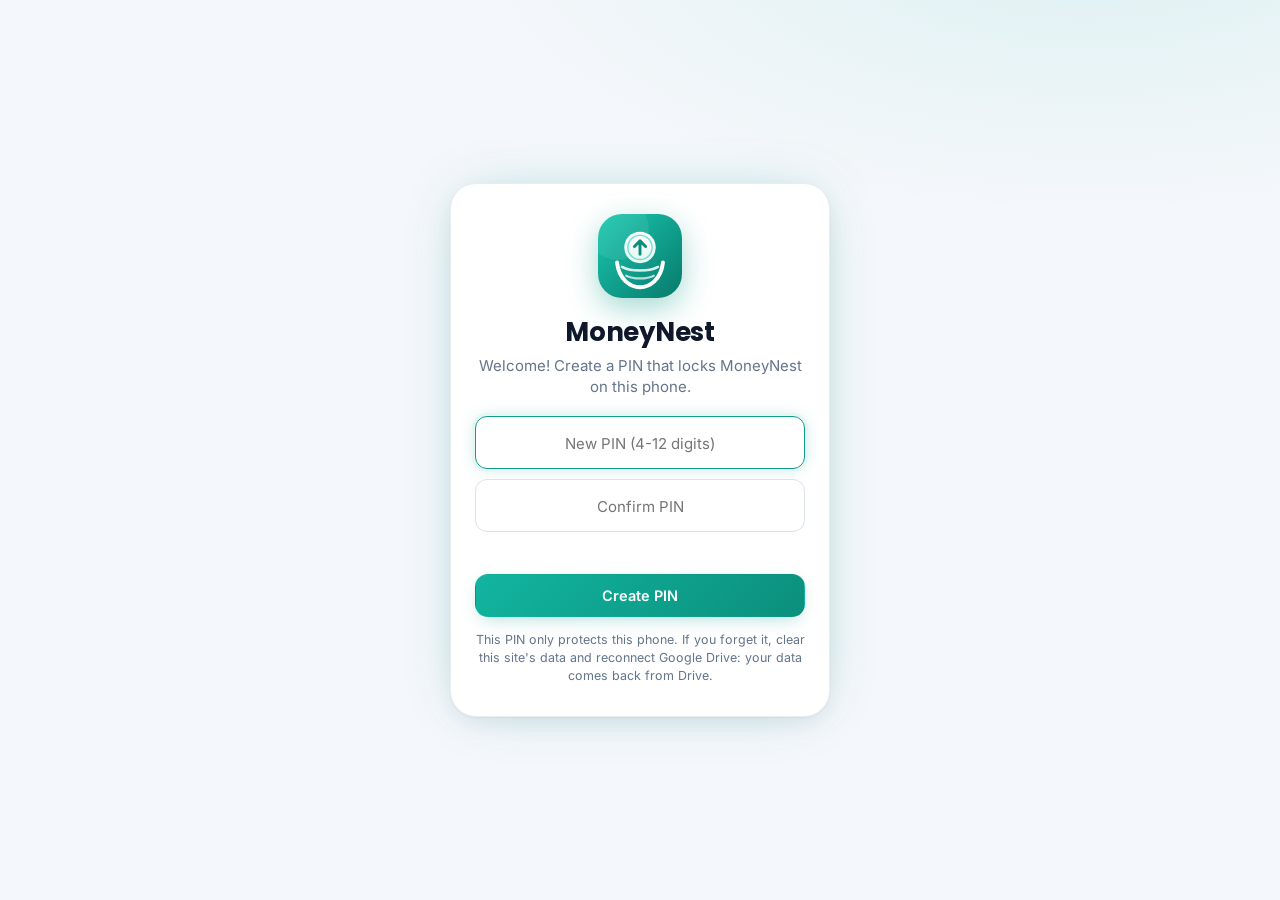
<file: index.html>
<!doctype html>
<html lang="en"><head><meta charset="utf-8">
<meta name="viewport" content="width=device-width, initial-scale=1, viewport-fit=cover">
<title>MoneyNest</title>
<meta name="theme-color" content="#ffffff">
<meta name="mobile-web-app-capable" content="yes"><meta name="apple-mobile-web-app-capable" content="yes"><meta name="apple-mobile-web-app-title" content="MoneyNest">
<link rel="icon" href="[data-uri]" type="image/svg+xml"><link rel="apple-touch-icon" href="[data-uri]">
<script>(function(){try{var m=localStorage.getItem('mn_theme')||'light';if(m==='auto')m=(window.matchMedia&&matchMedia('(prefers-color-scheme: dark)').matches)?'dark':'light';document.documentElement.setAttribute('data-theme',m);}catch(e){document.documentElement.setAttribute('data-theme','light');}})();</script>
<style>/* MoneyNest - light and dark themes */
@font-face { font-family: "Inter"; font-weight: 400; font-style: normal; font-display: swap; src: url("[data-uri]") format("woff"); }
@font-face { font-family: "Inter"; font-weight: 500; font-style: normal; font-display: swap; src: url("[data-uri]") format("woff"); }
@font-face { font-family: "Inter"; font-weight: 600; font-style: normal; font-display: swap; src: url("[data-uri]") format("woff"); }
@font-face { font-family: "Inter"; font-weight: 700; font-style: normal; font-display: swap; src: url("[data-uri]") format("woff"); }
@font-face { font-family: "Poppins"; font-weight: 500; font-style: normal; font-display: swap; src: url("[data-uri]") format("woff"); }
@font-face { font-family: "Poppins"; font-weight: 700; font-style: normal; font-display: swap; src: url("[data-uri]") format("woff"); }

:root {
  color-scheme: light;
  --bg: #f4f7fb; --bg-glow: rgba(18, 181, 160, .10);
  --card: #ffffff; --card-2: #f7f9fc; --ink: #0f172a; --muted: #64748b; --line: #e8edf3; --line-2: #f0f3f8;
  --input: #ffffff; --input-line: #dbe2ea; --hover: #f8fafc; --seg-bg: #edf1f6; --seg-on: #ffffff;
  --brand: #0f9d8a; --brand-2: #12b5a0; --brand-d: #0b7f70; --brand-soft: #e6f6f3; --brand-glow: rgba(15, 157, 138, .38);
  --pos: #16a34a; --neg: #e5484d; --save: #2f6fed; --warn: #f59e0b;
  --pos-soft: #e8f7ee; --neg-soft: #fdecee; --save-soft: #e9f0fe; --warn-soft: #fff3da;
  --pos-ink: #12803a; --neg-ink: #c92a31; --save-ink: #2358c9; --warn-ink: #9a5b00;
  --grid: #e8edf3; --zero: #cbd5e1; --hero-tint: rgba(18, 181, 160, .13);
  --glass: rgba(255, 255, 255, .86); --backdrop: rgba(15, 23, 42, .42);
  --shadow: 0 1px 2px rgba(15, 23, 42, .04), 0 8px 22px rgba(15, 23, 42, .05);
  --radius: 18px;
  --font: "Inter", "Nirmala UI", "Noto Sans Bengali", "Segoe UI", system-ui, -apple-system, Roboto, Arial, sans-serif;
  --font-display: "Poppins", "Inter", "Nirmala UI", "Noto Sans Bengali", "Segoe UI", system-ui, sans-serif;
}
:root[data-theme="dark"] {
  color-scheme: dark;
  --bg: #090f1d; --bg-glow: rgba(45, 212, 191, .10);
  --card: #111a2e; --card-2: #16213a; --ink: #e8eef9; --muted: #94a3bc; --line: #1f2d47; --line-2: #19243b;
  --input: #0d1526; --input-line: #2a3b5c; --hover: #17223a; --seg-bg: #0d1526; --seg-on: #1d2b48;
  --brand: #2dd4bf; --brand-2: #34e0c8; --brand-d: #5eead4; --brand-soft: rgba(45, 212, 191, .14); --brand-glow: rgba(45, 212, 191, .42);
  --pos: #34d399; --neg: #fb7185; --save: #6ea8fe; --warn: #fbbf24;
  --pos-soft: rgba(52, 211, 153, .14); --neg-soft: rgba(251, 113, 133, .14); --save-soft: rgba(110, 168, 254, .15); --warn-soft: rgba(251, 191, 36, .14);
  --pos-ink: #6ee7b7; --neg-ink: #fda4af; --save-ink: #9cc4ff; --warn-ink: #fcd34d;
  --grid: #22314f; --zero: #3b4d70; --hero-tint: rgba(45, 212, 191, .12);
  --glass: rgba(14, 22, 40, .84); --backdrop: rgba(2, 6, 15, .66);
  --shadow: 0 1px 2px rgba(0, 0, 0, .35), 0 10px 30px rgba(0, 0, 0, .28);
}

* { box-sizing: border-box; -webkit-tap-highlight-color: transparent; }
html, body { margin: 0; background: var(--bg); color: var(--ink); font-family: var(--font); font-size: 15px; line-height: 1.45; -webkit-font-smoothing: antialiased; }
body { background: radial-gradient(900px 420px at 85% -80px, var(--bg-glow), transparent 70%), var(--bg); background-attachment: fixed; min-height: 100vh; }
body.noscroll { overflow: hidden; }
html.theme-anim *, html.theme-anim *::before, html.theme-anim *::after { transition: background-color .35s ease, color .35s ease, border-color .35s ease, box-shadow .35s ease !important; }
button, input, select { font: inherit; color: inherit; }
button { cursor: pointer; }
button:disabled { opacity: .45; cursor: not-allowed; }
h1, h2, h3, h4 { margin: 0; line-height: 1.25; }
h1, h2, h3 { font-family: var(--font-display); font-weight: 700; letter-spacing: -.01em; }
h3 { font-size: 16px; display: flex; align-items: center; gap: 8px; }
h4 { font-size: 12px; text-transform: uppercase; letter-spacing: .06em; color: var(--muted); margin: 14px 0 8px; }
small { color: var(--muted); font-size: 12.5px; }
.ic { flex: none; vertical-align: middle; }
.muted { color: var(--muted); } .xs { font-size: 12.5px; } .center { text-align: center; } .pad { padding: 18px 0; }
.pos { color: var(--pos); } .neg { color: var(--neg); } .save { color: var(--save); } .neu { color: var(--ink); }
:focus-visible { outline: 3px solid var(--brand-glow); outline-offset: 2px; border-radius: 10px; }
::selection { background: var(--brand-glow); }

/* ---------- layout ---------- */
.shell { min-height: 100vh; }
.side { display: none; }
.top { position: sticky; top: 0; z-index: 20; display: flex; align-items: center; justify-content: space-between; gap: 10px; padding: 12px 16px; background: var(--glass); backdrop-filter: blur(14px); -webkit-backdrop-filter: blur(14px); border-bottom: 1px solid var(--line); }
.top-l { display: flex; align-items: center; gap: 10px; }
.top-r { display: flex; align-items: center; gap: 8px; }
.top-l img { width: 32px; height: 32px; border-radius: 9px; }
.top h1 { font-size: 19px; }
.main { padding-bottom: 118px; min-width: 0; }
#page { padding: 16px; max-width: 1080px; margin: 0 auto; }
.tabs { position: fixed; left: 0; right: 0; bottom: 0; z-index: 30; display: grid; grid-template-columns: repeat(6, 1fr); background: var(--glass); backdrop-filter: blur(14px); -webkit-backdrop-filter: blur(14px); border-top: 1px solid var(--line); padding: 6px 4px calc(6px + env(safe-area-inset-bottom)); }
.navbtn { position: relative; display: flex; flex-direction: column; align-items: center; gap: 2px; background: none; border: 0; padding: 6px 2px; font-size: 11px; color: var(--muted); border-radius: 12px; transition: color .2s, transform .2s; }
.navbtn:active { transform: scale(.94); }
.navbtn.on { color: var(--brand-d); font-weight: 600; }
.navbtn.on .ic { stroke-width: 2.2; filter: drop-shadow(0 0 6px var(--brand-glow)); }
.fab { position: fixed; right: 18px; bottom: calc(76px + env(safe-area-inset-bottom)); z-index: 31; width: 56px; height: 56px; border-radius: 50%; border: 0; background: linear-gradient(135deg, var(--brand-2), #0b8f7c); color: #fff; display: grid; place-items: center; box-shadow: 0 8px 24px var(--brand-glow); animation: glowpulse 3.2s ease-in-out infinite; transition: transform .2s; }
.fab:active { transform: scale(.94); }

@media (min-width: 900px) {
  .shell { display: grid; grid-template-columns: 250px 1fr; }
  .side { display: flex; flex-direction: column; gap: 18px; position: sticky; top: 0; height: 100vh; padding: 22px 16px; background: var(--card); border-right: 1px solid var(--line); }
  .brand { display: flex; align-items: center; gap: 10px; font-size: 19px; padding: 0 6px 4px; font-family: var(--font-display); }
  .brand img { width: 38px; height: 38px; border-radius: 11px; box-shadow: 0 6px 16px -4px var(--brand-glow); }
  .sidenav { display: flex; flex-direction: column; gap: 4px; }
  .sidenav .navbtn { flex-direction: row; gap: 12px; font-size: 14.5px; padding: 11px 12px; text-align: left; }
  .sidenav .navbtn:hover { background: var(--hover); }
  .sidenav .navbtn.on { background: var(--brand-soft); box-shadow: inset 3px 0 0 var(--brand); }
  .side .sync-badge { margin-top: auto; }
  .tabs, .fab, .top-l img { display: none; }
  .main { padding-bottom: 40px; }
  .top { padding: 18px 28px; }
  #page { padding: 24px 28px; }
}

/* ---------- cards & basics ---------- */
.card { background: var(--card); border-radius: var(--radius); box-shadow: var(--shadow); border: 1px solid var(--line); padding: 16px; transition: border-color .25s, box-shadow .25s, transform .25s; }
.card:hover { border-color: var(--brand-glow); }
.card-h { display: flex; align-items: center; justify-content: space-between; gap: 10px; margin-bottom: 12px; }
.grid { display: grid; gap: 14px; grid-template-columns: 1fr; }
@media (min-width: 900px) {
  .grid.home, .grid.settings, .grid.wishes { grid-template-columns: 1fr 1fr; grid-auto-flow: dense; }
  .grid.home > .full { grid-column: 1 / -1; }
}
.big { font-family: var(--font-display); font-size: 32px; font-weight: 700; letter-spacing: -.02em; }
.kv { display: flex; align-items: center; justify-content: space-between; gap: 10px; padding: 5px 0; }
.kv > span:first-child { color: var(--muted); }
.link { background: none; border: 0; color: var(--brand-d); font-weight: 600; padding: 4px 2px; font-size: 14px; }
.link:hover { text-decoration: underline; }
.center-link { display: block; margin: 16px auto; }
.dot { width: 9px; height: 9px; border-radius: 50%; display: inline-block; }
.dot.ok { background: var(--pos); box-shadow: 0 0 8px var(--pos); } .dot.busy { background: var(--save); animation: pulse 1s infinite; } .dot.off { background: var(--warn); box-shadow: 0 0 8px var(--warn); } .dot.err { background: var(--neg); }
@keyframes pulse { 50% { opacity: .3; } }
.sync-badge { display: inline-flex; align-items: center; gap: 7px; font-size: 12.5px; color: var(--muted); background: var(--seg-bg); border-radius: 999px; padding: 6px 11px; cursor: pointer; max-width: 56vw; }
.sync-badge span:last-child { overflow: hidden; text-overflow: ellipsis; white-space: nowrap; }
.themebtn { width: 38px; height: 38px; border-radius: 12px; border: 1px solid var(--line); background: var(--card); color: var(--ink); display: grid; place-items: center; transition: transform .25s, box-shadow .25s, color .25s; }
.themebtn:hover { box-shadow: 0 0 16px var(--brand-glow); color: var(--brand-d); }
.themebtn:active { transform: rotate(25deg) scale(.92); }

.btn { display: inline-flex; align-items: center; justify-content: center; gap: 7px; border: 1px solid var(--line); background: var(--card); border-radius: 13px; padding: 10px 16px; font-weight: 600; font-size: 14.5px; transition: transform .15s, box-shadow .25s, background-color .2s, border-color .2s; }
.btn:hover { background: var(--hover); border-color: var(--brand-glow); }
.btn:active { transform: scale(.97); }
.btn.primary { background: linear-gradient(135deg, var(--brand-2), #0b8f7c); border-color: transparent; color: #fff; box-shadow: 0 6px 18px -6px var(--brand-glow); }
.btn.primary:hover { box-shadow: 0 8px 26px -4px var(--brand-glow); filter: brightness(1.06); }
.btn.danger { color: var(--neg-ink); border-color: rgba(229, 72, 77, .35); background: var(--neg-soft); }
.btn.sm { padding: 6px 11px; font-size: 13px; border-radius: 11px; }
.btn.block { width: 100%; }
.btns { display: flex; flex-wrap: wrap; gap: 8px; align-items: center; margin-top: 12px; }
.btns.end { justify-content: flex-end; margin-top: 16px; }
.iconbtn { background: none; border: 0; padding: 8px; border-radius: 10px; color: var(--muted); display: grid; place-items: center; }
.iconbtn:hover { background: var(--hover); color: var(--ink); }
.iconbtn.sm { padding: 4px; }

.ico { width: 40px; height: 40px; flex: none; border-radius: 12px; display: grid; place-items: center; background: var(--brand-soft); color: var(--brand-d); }
.ico.sm { width: 32px; height: 32px; border-radius: 10px; }
.ico.xs { width: 22px; height: 22px; border-radius: 7px; }
.emo { font-size: 21px; line-height: 1; font-family: "Segoe UI Emoji", "Apple Color Emoji", "Noto Color Emoji", var(--font); }
.ico.sm .emo { font-size: 17px; } .ico.xs .emo { font-size: 13px; }
.pos-bg { background: var(--pos-soft); color: var(--pos); } .neg-bg { background: var(--neg-soft); color: var(--neg); } .save-bg { background: var(--save-soft); color: var(--save); }

/* hero */
.hero { display: flex; flex-wrap: wrap; gap: 16px; align-items: center; justify-content: space-between; background: radial-gradient(520px 220px at 0% 0%, var(--hero-tint), transparent 70%), var(--card); }
.hero .big { text-shadow: 0 0 28px var(--brand-glow); }
.accs { display: flex; flex-wrap: wrap; gap: 10px; }
.acc { display: flex; align-items: center; gap: 10px; background: var(--card); border: 1px solid var(--line); border-radius: 14px; padding: 8px 14px 8px 10px; transition: transform .2s, box-shadow .2s; }
.acc:hover { transform: translateY(-2px); box-shadow: 0 8px 20px -10px var(--brand-glow); }
.acc span:last-child { display: flex; flex-direction: column; line-height: 1.25; }
.acc b { font-size: 15px; }
.wish-hero { flex-wrap: nowrap; margin-bottom: 14px; }

/* greeting + streak */
.greet { display: flex; flex-wrap: wrap; align-items: center; justify-content: space-between; gap: 12px; padding: 2px 2px 4px; }
.greet small { display: block; font-size: 13px; letter-spacing: .02em; }
.greet h2 { font-size: 26px; margin-top: 2px; }
.greet h2 .wave { display: inline-block; transform-origin: 70% 70%; animation: wave 2.4s ease-in-out 1; }
.greet .gname { background: linear-gradient(90deg, var(--brand), var(--save)); -webkit-background-clip: text; background-clip: text; color: transparent; }
.streak { display: inline-flex; align-items: center; gap: 9px; border: 0; border-radius: 999px; padding: 9px 16px 9px 12px; font-weight: 700; font-size: 14px; color: var(--warn-ink); background: linear-gradient(135deg, var(--warn-soft), var(--neg-soft)); box-shadow: 0 0 0 1px rgba(245, 158, 11, .28), 0 8px 22px -8px rgba(245, 158, 11, .6); animation: streakglow 3s ease-in-out infinite; transition: transform .2s; }
.streak:hover { transform: translateY(-2px); }
.streak .fl { font-size: 20px; display: inline-block; animation: flicker 1.6s ease-in-out infinite; transform-origin: 50% 90%; }
.streak small { color: inherit; opacity: .75; font-weight: 600; font-size: 12px; }
.streak.t0 { color: var(--muted); background: var(--seg-bg); box-shadow: none; animation: none; }
.streak.t0 .fl { animation: none; filter: grayscale(1); opacity: .6; }
.streak.t3 { color: #fff; background: linear-gradient(135deg, #f97316, #e5484d); box-shadow: 0 0 0 1px rgba(249, 115, 22, .5), 0 10px 28px -6px rgba(249, 115, 22, .75); }
.streak.t4 { color: #fff; background: linear-gradient(135deg, #8b5cf6, #ec4899); box-shadow: 0 0 0 1px rgba(139, 92, 246, .5), 0 10px 30px -6px rgba(168, 85, 247, .8); }
.streak.t3 small, .streak.t4 small { opacity: .9; }
.sbig { text-align: center; padding: 6px 0 10px; }
.sbig .fl { font-size: 54px; display: inline-block; animation: flicker 1.6s ease-in-out infinite; }
.sbig .num { font-family: var(--font-display); font-size: 44px; font-weight: 700; line-height: 1; text-shadow: 0 0 26px rgba(249, 115, 22, .45); }
.sdots { display: grid; grid-template-columns: repeat(7, 1fr); gap: 8px; margin: 12px 0; }
.sdot { text-align: center; font-size: 11px; color: var(--muted); }
.sdot i { display: grid; place-items: center; width: 100%; aspect-ratio: 1; max-width: 38px; margin: 0 auto 3px; border-radius: 50%; font-style: normal; font-weight: 700; font-size: 14px; background: var(--seg-bg); color: var(--muted); }
.sdot.ok i { background: var(--pos-soft); color: var(--pos); box-shadow: 0 0 12px -2px var(--pos); }
.sdot.bad i { background: var(--neg-soft); color: var(--neg); }
.sdot.today i { outline: 2px solid var(--brand); outline-offset: 2px; }

/* alert banner */
.alert { display: flex; align-items: center; gap: 12px; padding: 12px 14px; border-radius: 16px; border: 1px solid rgba(229, 72, 77, .35); background: var(--neg-soft); color: var(--neg-ink); font-weight: 600; text-align: left; width: 100%; }
.alert.soon { border-color: rgba(245, 158, 11, .4); background: var(--warn-soft); color: var(--warn-ink); }
.alert .emo { font-size: 22px; }
.alert small { color: inherit; opacity: .8; display: block; font-weight: 500; }

/* today */
.today { display: flex; gap: 14px; align-items: center; }
.today.empty { justify-content: flex-start; }
.today-r { flex: 1; min-width: 0; }
.today-r h3 { margin-bottom: 8px; }
.pill { display: inline-block; font-size: 13px; font-weight: 600; border-radius: 999px; padding: 5px 11px; margin: 6px 6px 0 0; }
.pill.ok { background: var(--pos-soft); color: var(--pos-ink); } .pill.bad { background: var(--neg-soft); color: var(--neg-ink); } .pill.save { background: var(--save-soft); color: var(--save-ink); }
.bar { height: 10px; background: var(--seg-bg); border-radius: 999px; overflow: hidden; margin: 6px 0 10px; }
.bar i { display: block; height: 100%; border-radius: 999px; box-shadow: 0 0 12px -1px currentColor; }

.stats { display: grid; grid-template-columns: repeat(3, 1fr); gap: 10px; }
.stat { padding: 13px; display: flex; flex-direction: column; gap: 3px; min-width: 0; }
.stat b { font-size: 17px; overflow-wrap: anywhere; font-family: var(--font-display); }
.stat .ico { margin-bottom: 4px; }
@media (max-width: 420px) { .stat { padding: 11px 9px; } .stat b { font-size: 14.5px; } .today { flex-direction: column; align-items: stretch; text-align: left; } .today .ring { align-self: center; } .greet h2 { font-size: 22px; } }

/* quick add */
.qa-list { display: flex; flex-wrap: wrap; gap: 10px; }
.qa-item { flex: 1 1 190px; display: flex; flex-direction: column; gap: 9px; padding: 11px 12px; border: 1px solid var(--line); border-radius: 16px; background: var(--card-2); transition: border-color .25s, box-shadow .25s; }
.qa-item:hover { border-color: var(--brand-glow); box-shadow: 0 8px 22px -12px var(--brand-glow); }
.qa-top { display: flex; align-items: center; gap: 9px; font-weight: 600; }
.qa-top .badge { margin-left: auto; font-size: 11.5px; font-weight: 700; color: var(--brand-d); background: var(--brand-soft); border-radius: 999px; padding: 2px 8px; }
.qa-amts { display: flex; flex-wrap: wrap; gap: 8px; }
.qa-amt { border: 1px solid var(--brand-glow); background: var(--card); color: var(--brand-d); font-weight: 700; border-radius: 12px; padding: 7px 14px; font-size: 14.5px; transition: transform .12s, box-shadow .2s, background-color .2s; }
.qa-amt:hover { background: var(--brand-soft); box-shadow: 0 0 16px -2px var(--brand-glow); }
.qa-amt:active { transform: scale(.92); }
.qa-amt.other { color: var(--muted); border-color: var(--line); font-weight: 600; }
.qa-empty { text-align: center; color: var(--muted); padding: 8px 0; }

/* rows */
.rows { display: flex; flex-direction: column; }
.row { display: flex; align-items: center; gap: 12px; width: 100%; text-align: left; background: none; border: 0; border-bottom: 1px solid var(--line-2); padding: 11px 6px; border-radius: 10px; transition: background-color .15s; }
.row:last-child { border-bottom: 0; }
.row:hover { background: var(--hover); }
.row-main { flex: 1; min-width: 0; display: flex; flex-direction: column; }
.row-main b { font-weight: 600; overflow-wrap: anywhere; }
.row-main small { overflow: hidden; text-overflow: ellipsis; white-space: nowrap; }
.amt { font-weight: 700; white-space: nowrap; font-family: var(--font-display); }
.day { padding: 12px 14px 4px; margin-bottom: 12px; }
.day-h { display: flex; justify-content: space-between; padding: 0 2px 6px; font-size: 13.5px; border-bottom: 1px solid var(--line); }
.empty-state { text-align: center; color: var(--muted); display: flex; flex-direction: column; align-items: center; gap: 10px; padding: 34px 16px; }
.empty-state .big-emo { font-size: 44px; line-height: 1; animation: floaty 3.4s ease-in-out infinite; }

/* tx page */
.monthnav { display: flex; align-items: center; justify-content: center; gap: 12px; margin-bottom: 14px; }
.monthnav span { min-width: 150px; text-align: center; font-weight: 700; font-size: 16px; font-family: var(--font-display); }
.monthnav button { width: 38px; height: 38px; border-radius: 12px; border: 1px solid var(--line); background: var(--card); display: grid; place-items: center; transition: box-shadow .2s; }
.monthnav button:hover:not(:disabled) { box-shadow: 0 0 14px -2px var(--brand-glow); }
.toolbar { display: flex; flex-wrap: wrap; gap: 10px; margin-bottom: 12px; }
.search { flex: 1; min-width: 200px; display: flex; align-items: center; gap: 8px; background: var(--input); border: 1px solid var(--input-line); border-radius: 13px; padding: 0 12px; color: var(--muted); }
.search input { border: 0; background: none; padding: 10px 0; width: 100%; outline: none; color: var(--ink); }
.summary { display: flex; flex-wrap: wrap; gap: 6px 18px; font-weight: 600; margin: 4px 2px 14px; font-size: 14px; }
.seg { display: inline-flex; background: var(--seg-bg); border-radius: 13px; padding: 4px; gap: 2px; max-width: 100%; overflow-x: auto; }
.seg button, .seg label { border: 0; background: none; padding: 8px 13px; border-radius: 10px; font-weight: 600; font-size: 13.5px; color: var(--muted); white-space: nowrap; display: inline-flex; align-items: center; gap: 6px; cursor: pointer; transition: background-color .2s, color .2s, box-shadow .2s; }
.seg label input { display: none; }
.seg .on { background: var(--seg-on); color: var(--ink); box-shadow: 0 1px 3px rgba(15, 23, 42, .12), 0 0 14px -4px var(--brand-glow); }
.seg.big { display: grid; grid-template-columns: repeat(3, 1fr); width: 100%; }
.seg.big button { justify-content: center; padding: 10px 6px; }
.seg.big .on.expense { color: var(--neg); } .seg.big .on.income { color: var(--pos); } .seg.big .on.transfer { color: var(--save); }

/* charts */
svg { display: block; max-width: 100%; }
.legend { display: flex; flex-wrap: wrap; gap: 6px 16px; font-size: 12.5px; color: var(--muted); margin-top: 8px; }
.legend span, .cat-list li { display: inline-flex; align-items: center; gap: 6px; }
.sw { width: 11px; height: 11px; border-radius: 4px; display: inline-block; flex: none; }
.sw.dash { background: none; border-top: 2px dashed var(--warn); height: 0; width: 16px; border-radius: 0; }
.mini-stats { display: grid; grid-template-columns: repeat(auto-fit, minmax(130px, 1fr)); gap: 10px; margin-top: 14px; }
.mini-stats > div { background: var(--card-2); border-radius: 12px; padding: 10px 12px; display: flex; flex-direction: column; }
.chart-empty { text-align: center; color: var(--muted); padding: 30px 0; }
.donut-wrap { display: flex; flex-wrap: wrap; gap: 18px; align-items: center; justify-content: center; }
.cat-list { list-style: none; padding: 0; margin: 0; flex: 1; min-width: 220px; display: flex; flex-direction: column; gap: 9px; }
.cat-list li { display: grid; grid-template-columns: 14px 1fr auto 42px; gap: 8px; align-items: center; }
.cat-list small { text-align: right; }
.bar-glow { filter: drop-shadow(0 0 5px var(--brand-glow)); }
.ring-arc { filter: drop-shadow(0 0 6px currentColor); }
.reportbar { display: flex; justify-content: center; margin: -4px 0 14px; }

/* wishlist */
.wish-top { display: flex; align-items: center; gap: 12px; margin-bottom: 12px; }
.wish-nums { display: grid; grid-template-columns: repeat(3, 1fr); gap: 8px; margin-bottom: 8px; }
.wish-nums div { display: flex; flex-direction: column; min-width: 0; }
.wish-nums b { overflow-wrap: anywhere; font-family: var(--font-display); }
.wish.done { opacity: .82; }
.wish.complete { border-color: var(--pos); box-shadow: 0 0 0 1px var(--pos), 0 10px 30px -12px var(--pos); }
.log { margin-top: 10px; border-top: 1px dashed var(--line); padding-top: 8px; }
.log-row { display: grid; grid-template-columns: 1fr auto auto auto; gap: 8px; align-items: center; padding: 5px 0; font-size: 13.5px; }

/* loans (lend / borrow) */
.split2 { display: grid; grid-template-columns: 1fr 1fr; gap: 10px; }
.mid { font-family: var(--font-display); font-size: 22px; font-weight: 700; }
.stats.two { grid-template-columns: 1fr 1fr; }
.pbar { margin: 12px 0; }
.avatar { width: 40px; height: 40px; flex: none; border-radius: 50%; display: grid; place-items: center; font-weight: 700; font-size: 17px; font-family: var(--font-display); }
.avatar.lg { width: 54px; height: 54px; font-size: 22px; }
.bs { display: block; text-align: right; font-weight: 500; font-size: 11.5px; color: var(--muted); white-space: normal; max-width: 150px; margin-left: auto; font-family: var(--font); }
.backlink { display: inline-flex; align-items: center; gap: 4px; margin-bottom: 8px; }
.person-head { display: flex; align-items: center; gap: 14px; margin-bottom: 12px; }
.person-head .row-main small { white-space: normal; }
.pname { font-size: 20px; font-family: var(--font-display); }
.status { margin-bottom: 12px; text-align: center; }
.status .big { margin: 2px 0; }
.pos-card { background: radial-gradient(400px 160px at 50% 0%, var(--pos-soft), transparent 75%), var(--card); }
.neg-card { background: radial-gradient(400px 160px at 50% 0%, var(--neg-soft), transparent 75%), var(--card); }
.grid4 { display: grid; grid-template-columns: repeat(4, 1fr); gap: 10px; margin-bottom: 12px; }
.grid4 .stat b { font-size: 15px; }
@media (max-width: 700px) { .grid4 { grid-template-columns: 1fr 1fr; } }
.btns.four { margin: 0 0 14px; }
.btns.four .btn { flex: 1 1 calc(50% - 8px); }
@media (min-width: 900px) { .btns.four .btn { flex: 1 1 0; } }
.due { display: inline-block; font-size: 11.5px; font-weight: 700; padding: 2px 9px; border-radius: 999px; margin-left: 6px; vertical-align: 1px; white-space: nowrap; font-family: var(--font); }
.due.over { background: var(--neg-soft); color: var(--neg-ink); box-shadow: 0 0 12px -3px var(--neg); }
.due.soon { background: var(--warn-soft); color: var(--warn-ink); }
.due.later { background: var(--brand-soft); color: var(--brand-d); }
.due.paid { background: var(--pos-soft); color: var(--pos-ink); }
.duechips { display: flex; gap: 6px; margin-top: 6px; flex-wrap: wrap; }

/* emoji picker */
.emoji-grid { display: grid; grid-template-columns: repeat(auto-fill, minmax(42px, 1fr)); gap: 6px; max-height: 148px; overflow-y: auto; padding: 4px; border: 1px solid var(--line); border-radius: 14px; background: var(--card-2); }
.emoji-btn { font-size: 22px; line-height: 1; border: 1px solid transparent; border-radius: 10px; padding: 6px 0; background: none; transition: transform .12s, background-color .15s; font-family: "Segoe UI Emoji", "Apple Color Emoji", "Noto Color Emoji", var(--font); }
.emoji-btn:hover { background: var(--hover); transform: scale(1.12); }
.emoji-btn.on { border-color: var(--brand); background: var(--brand-soft); box-shadow: 0 0 14px -2px var(--brand-glow); }
.emoji-row { display: flex; gap: 8px; align-items: center; margin-bottom: 8px; }
.emoji-row input { width: 64px !important; text-align: center; font-size: 22px; padding: 6px !important; }

/* settings / forms */
.field { display: flex; flex-direction: column; gap: 6px; margin-bottom: 12px; }
.field > span { font-size: 12.5px; font-weight: 600; color: var(--muted); }
.field input, .field select, .pin { border: 1px solid var(--input-line); background: var(--input); border-radius: 12px; padding: 11px 12px; width: 100%; min-width: 0; transition: border-color .2s, box-shadow .2s; }
.field input:focus, .field select:focus, .pin:focus { outline: none; border-color: var(--brand); box-shadow: 0 0 0 3px var(--brand-soft), 0 0 18px -4px var(--brand-glow); }
.two { display: grid; grid-template-columns: 1fr 1fr; gap: 10px; }
@media (max-width: 420px) { .two { grid-template-columns: 1fr; } }
.check { display: flex; align-items: center; gap: 8px; margin: 4px 0 8px; font-weight: 600; }
.check input { width: 18px; height: 18px; accent-color: var(--brand); }
.chips { display: flex; flex-wrap: wrap; gap: 8px; }
.chip { position: relative; display: inline-flex; align-items: center; gap: 7px; border: 1px solid var(--line); background: var(--card); border-radius: 999px; padding: 6px 12px 6px 7px; font-size: 13.5px; font-weight: 500; transition: border-color .2s, box-shadow .2s, background-color .2s; }
.chip:hover { border-color: var(--brand-glow); }
.chip.icononly { padding: 8px; border-radius: 12px; }
.chip.on, .chip:has(input:checked) { border-color: var(--brand); background: var(--brand-soft); color: var(--brand-d); box-shadow: 0 0 14px -4px var(--brand-glow); }
.chip input { position: absolute; opacity: 0; pointer-events: none; }
label.chip { padding: 8px 12px; border-radius: 12px; cursor: pointer; }
.swatches { display: flex; flex-wrap: wrap; gap: 10px; }
.swatch { width: 30px; height: 30px; border-radius: 50%; border: 3px solid var(--card); box-shadow: 0 0 0 1px var(--input-line); transition: transform .15s; }
.swatch:hover { transform: scale(1.12); }
.swatch.on { box-shadow: 0 0 0 2px var(--ink); }
.err { color: var(--neg); font-size: 13.5px; min-height: 18px; margin-top: 4px; }
.qlist .row .emo { font-size: 20px; }

/* sheet */
.backdrop { position: fixed; inset: 0; background: var(--backdrop); z-index: 60; animation: fade .15s; backdrop-filter: blur(3px); }
.sheet { position: fixed; z-index: 61; left: 0; right: 0; bottom: 0; background: var(--card); border: 1px solid var(--line); border-bottom: 0; border-radius: 24px 24px 0 0; max-height: 92vh; display: flex; flex-direction: column; animation: up .22s ease-out; box-shadow: 0 -10px 40px rgba(0, 0, 0, .25); }
.sheet-h { display: flex; align-items: center; justify-content: space-between; padding: 16px 18px 6px; }
.sheet-h h2 { font-size: 18px; }
.sheet-b { padding: 8px 18px calc(20px + env(safe-area-inset-bottom)); overflow-y: auto; }
@media (min-width: 700px) {
  .sheet { left: 50%; right: auto; bottom: auto; top: 50%; width: 520px; transform: translate(-50%, -50%); border-radius: 24px; border-bottom: 1px solid var(--line); animation: pop .2s ease-out; box-shadow: 0 30px 80px rgba(0, 0, 0, .35), 0 0 40px -10px var(--brand-glow); }
}
.amount-field { display: flex; align-items: center; justify-content: center; gap: 6px; margin: 16px 0 14px; border-bottom: 2px solid var(--line); transition: border-color .2s; }
.amount-field span { font-size: 30px; color: var(--muted); font-weight: 600; }
.amount-field input { border: 0; outline: none; background: none; font-size: 40px; font-weight: 700; width: 70%; text-align: center; padding: 4px 0; font-family: var(--font-display); }
.amount-field:focus-within { border-color: var(--brand); box-shadow: 0 8px 18px -14px var(--brand-glow); }

/* auth */
.auth { min-height: 100vh; display: grid; place-items: center; padding: 20px; }
.auth-card { width: 100%; max-width: 380px; background: var(--card); border-radius: 26px; box-shadow: var(--shadow), 0 0 60px -20px var(--brand-glow); padding: 30px 24px; text-align: center; border: 1px solid var(--line); animation: rise .5s both; }
.auth-logo { width: 84px; height: 84px; border-radius: 24px; box-shadow: 0 10px 30px var(--brand-glow); margin-bottom: 12px; animation: floaty 4s ease-in-out infinite; }
.auth h1 { font-size: 26px; margin-bottom: 6px; }
.auth .sub { color: var(--muted); margin: 0 0 18px; }
.auth form { display: flex; flex-direction: column; gap: 10px; }
.pin { text-align: center; font-size: 20px; letter-spacing: .35em; }
.pin::placeholder { letter-spacing: 0; font-size: 15px; }
.hint { color: var(--muted); font-size: 12.5px; margin: 14px 0 0; }
.shake { animation: shake .35s; }

#toast { position: fixed; left: 50%; bottom: 100px; transform: translate(-50%, 20px); background: #0f172a; color: #fff; padding: 10px 16px; border-radius: 14px; font-size: 14px; opacity: 0; pointer-events: none; transition: .25s; z-index: 80; max-width: 90vw; text-align: center; display: flex; align-items: center; gap: 12px; box-shadow: 0 10px 30px rgba(0, 0, 0, .35), 0 0 24px -6px var(--brand-glow); }
:root[data-theme="dark"] #toast { background: #1d2b48; border: 1px solid var(--line); }
#toast.show { opacity: 1; transform: translate(-50%, 0); pointer-events: auto; }
#toast button { background: none; border: 0; color: #5eead4; font-weight: 700; padding: 2px 4px; }

/* dark-mode glow on numbers */
:root[data-theme="dark"] .pos { text-shadow: 0 0 16px rgba(52, 211, 153, .28); }
:root[data-theme="dark"] .neg { text-shadow: 0 0 16px rgba(251, 113, 133, .25); }
:root[data-theme="dark"] .card:hover { box-shadow: var(--shadow), 0 0 28px -12px var(--brand-glow); }

/* ---------- animations ---------- */
@keyframes rise { from { opacity: 0; transform: translateY(12px); } }
@keyframes fade { from { opacity: 0; } }
@keyframes up { from { transform: translateY(40px); opacity: 0; } }
@keyframes pop { from { transform: translate(-50%, -48%) scale(.97); opacity: 0; } }
@keyframes shake { 20%, 60% { transform: translateX(-7px); } 40%, 80% { transform: translateX(7px); } }
@keyframes glowpulse { 0%, 100% { box-shadow: 0 8px 22px var(--brand-glow); } 50% { box-shadow: 0 10px 34px var(--brand-glow), 0 0 0 7px transparent; } }
@keyframes streakglow { 0%, 100% { filter: brightness(1); } 50% { filter: brightness(1.1) drop-shadow(0 0 8px rgba(245, 158, 11, .45)); } }
@keyframes flicker { 0%, 100% { transform: scale(1) rotate(-2deg); } 25% { transform: scale(1.1, 1.14) rotate(2deg); } 50% { transform: scale(.96, 1.05) rotate(-1deg); } 75% { transform: scale(1.06) rotate(1.5deg); } }
@keyframes wave { 0%, 60%, 100% { transform: rotate(0); } 10%, 30% { transform: rotate(16deg); } 20%, 40% { transform: rotate(-10deg); } 50% { transform: rotate(8deg); } }
@keyframes floaty { 0%, 100% { transform: translateY(0); } 50% { transform: translateY(-6px); } }
@keyframes grow { from { transform: scaleY(0); } }
@keyframes draw { from { stroke-dashoffset: 1; } to { stroke-dashoffset: 0; } }
@keyframes ringin { from { stroke-dasharray: 0 100; } }
@keyframes fillbar { from { width: 0; } }
@keyframes spinin { from { opacity: 0; transform: rotate(-35deg) scale(.9); } }
@keyframes fadein { from { opacity: 0; } }

.enter #page > *, .enter .grid > *, .enter .home-top > * { animation: rise .5s cubic-bezier(.2, .8, .2, 1) both; }
.enter .grid > *:nth-child(2) { animation-delay: .05s; } .enter .grid > *:nth-child(3) { animation-delay: .1s; } .enter .grid > *:nth-child(4) { animation-delay: .15s; }
.enter .grid > *:nth-child(5) { animation-delay: .2s; } .enter .grid > *:nth-child(6) { animation-delay: .25s; } .enter .grid > *:nth-child(7) { animation-delay: .3s; } .enter .grid > *:nth-child(n+8) { animation-delay: .34s; }
.enter svg .bx { transform-box: fill-box; transform-origin: 50% 100%; animation: grow .75s cubic-bezier(.2, .8, .2, 1) both; }
.enter svg .draw { stroke-dasharray: 1; animation: draw 1.1s ease-out both; }
.enter svg .area { animation: fadein 1.2s ease-out both; }
.enter svg .ring-arc { animation: ringin 1s cubic-bezier(.2, .8, .2, 1) both; }
.enter svg .donut-seg { animation: spinin .9s cubic-bezier(.2, .8, .2, 1) both; transform-origin: 50% 50%; }
.enter .bar i { animation: fillbar 1s .15s cubic-bezier(.2, .8, .2, 1) both; }
@media (prefers-reduced-motion: reduce) { * { animation: none !important; transition: none !important; } }
.fadein-el { animation: fadein .9s .5s ease-out both; }
.home-top { display: flex; flex-direction: column; gap: 12px; margin-bottom: 14px; }
.grid.home { align-items: start; }
.emoji-row small { flex: 1; }
.duechips { display: flex; }
.cb { padding: 6px 0 10px; }
.cb .cbn { display: inline-flex; align-items: center; gap: 8px; font-weight: 600; color: var(--ink); }
.cb .bar { margin: 6px 0 4px; }
.ins-list { display: flex; flex-direction: column; gap: 10px; }
.ins { display: flex; gap: 10px; align-items: flex-start; padding: 10px 12px; border-radius: 14px; background: var(--card-2); border: 1px solid var(--line-2); line-height: 1.4; }
.ins .emo { font-size: 20px; margin-top: 1px; }
input[type=file] { padding: 9px !important; background: var(--input); }
</style></head>
<body><div id="app"></div><div id="sheet"></div><div id="toast" role="status" aria-live="polite"></div>
<noscript>MoneyNest needs JavaScript.</noscript>
<script src="config.js"></script>
<script>window.MN_CONFIG = Object.assign({ googleClientId: '' }, window.MN_CONFIG || {});</script>
<script>'use strict';
/* =====================================================================
   MoneyNest core: storage on device, sync with the PC, helpers
   ===================================================================== */
const APP_KEY = 'mn_v1';
/* true when the app runs from the web (phone) instead of from the server on your PC */
const STANDALONE = (window.MN_CONFIG && typeof MN_CONFIG.standalone === 'boolean') ? MN_CONFIG.standalone : !/^(localhost|127\.0\.0\.1|\[::1\])$/.test(location.hostname);
const $ = (s, el = document) => el.querySelector(s);
const $$ = (s, el = document) => Array.from(el.querySelectorAll(s));
const esc = s => String(s == null ? '' : s).replace(/[&<>"']/g, c => ({ '&': '&amp;', '<': '&lt;', '>': '&gt;', '"': '&quot;', "'": '&#39;' }[c]));
const uid = () => Date.now().toString(36) + Math.random().toString(36).slice(2, 8);

/* ---------- small pure-JS SHA-256 (used only for the on-device PIN lock) ---------- */
const sha256 = (() => {
  const K = [], H0 = [];
  let p = 2, n = 0;
  while (n < 64) {
    let prime = true;
    for (let d = 2; d * d <= p; d++) if (p % d === 0) { prime = false; break; }
    if (prime) {
      if (n < 8) H0[n] = (Math.pow(p, 1 / 2) % 1 * 4294967296) | 0;
      K[n] = (Math.pow(p, 1 / 3) % 1 * 4294967296) | 0;
      n++;
    }
    p++;
  }
  const rr = (v, a) => (v >>> a) | (v << (32 - a));
  return function (str) {
    const bytes = new TextEncoder().encode(str);
    const l = bytes.length;
    const total = (((l + 8) >> 6) + 1) * 16;
    const words = new Int32Array(total);
    for (let i = 0; i < l; i++) words[i >> 2] |= bytes[i] << (24 - (i % 4) * 8);
    words[l >> 2] |= 0x80 << (24 - (l % 4) * 8);
    words[total - 1] = l * 8;
    let H = H0.slice();
    for (let j = 0; j < total; j += 16) {
      const w = Array.from(words.subarray(j, j + 16));
      const old = H.slice(0, 8);
      for (let i = 0; i < 64; i++) {
        const w15 = w[i - 15], w2 = w[i - 2];
        const a = H[0], e = H[4];
        const wi = i < 16 ? w[i] : (w[i - 16] + (rr(w15, 7) ^ rr(w15, 18) ^ (w15 >>> 3)) + w[i - 7] + (rr(w2, 17) ^ rr(w2, 19) ^ (w2 >>> 10))) | 0;
        w[i] = wi;
        const t1 = H[7] + (rr(e, 6) ^ rr(e, 11) ^ rr(e, 25)) + ((e & H[5]) ^ (~e & H[6])) + K[i] + wi;
        const t2 = (rr(a, 2) ^ rr(a, 13) ^ rr(a, 22)) + ((a & H[1]) ^ (a & H[2]) ^ (H[1] & H[2]));
        H = [(t1 + t2) | 0].concat(H.slice(0, 7));
        H[4] = (H[4] + t1) | 0;
      }
      for (let i = 0; i < 8; i++) H[i] = (H[i] + old[i]) | 0;
    }
    return H.map(x => ('00000000' + (x >>> 0).toString(16)).slice(-8)).join('');
  };
})();

/* ---------- Store: everything lives in this device's browser storage and
   is merged with the PC database by Sync (last write wins per record) ---------- */
const Store = {
  d: null,
  load() {
    try { this.d = JSON.parse(localStorage.getItem(APP_KEY)); } catch (e) { this.d = null; }
    if (!this.d || !this.d.records) {
      this.d = { records: {}, seq: 0, dirty: {}, token: '', salt: '', pinHash: '', lastSync: 0, lang: 'en', seeded: 0, seeded2: 0 };
    }
  },
  save() {
    try { localStorage.setItem(APP_KEY, JSON.stringify(this.d)); }
    catch (e) { if ((typeof UI !== "undefined" && UI)) UI.toast('Storage is full on this device'); }
  },
  list(kind) {
    const out = [];
    for (const key in this.d.records) {
      const r = this.d.records[key];
      if (r.kind === kind && !r.deleted) out.push(Object.assign({}, r.data, { id: r.id }));
    }
    return out;
  },
  get(kind, id) {
    const r = this.d.records[kind + ':' + id];
    return r && !r.deleted ? Object.assign({}, r.data, { id: r.id }) : null;
  },
  put(kind, id, data) {
    const key = kind + ':' + id;
    const old = this.d.records[key];
    const ts = Math.max(Date.now(), (old ? old.updated_at : 0) + 1);
    const clean = Object.assign({}, data); delete clean.id;
    this.d.records[key] = { kind, id, data: clean, updated_at: ts, deleted: 0 };
    this.d.dirty[key] = ts;
    this.save();
    Sync.soon();
  },
  remove(kind, id) {
    const key = kind + ':' + id;
    const old = this.d.records[key];
    if (!old) return;
    const ts = Math.max(Date.now(), old.updated_at + 1);
    this.d.records[key] = { kind, id, data: old.data, updated_at: ts, deleted: 1 };
    this.d.dirty[key] = ts;
    this.save();
    Sync.soon();
  },
  /* default accounts/categories use fixed ids so every device agrees */
  seed() {
    if (this.d.seeded) return;
    const put = (kind, id, data) => { this.d.records[kind + ':' + id] = { kind, id, data, updated_at: 1, deleted: 0 }; };
    [['acc_cash', 'Cash', 'নগদ টাকা', 'cash'], ['acc_bkash', 'bKash', 'বিকাশ', 'phone'], ['acc_bank', 'Bank', 'ব্যাংক', 'bank']]
      .forEach(([id, name, nameBn, icon], i) => put('account', id, { name, nameBn, icon, opening: 0, order: i }));
    const ex = [
      ['cat_food', 'Food', 'খাবার', 'food', '#f97316'], ['cat_transport', 'Transport', 'যাতায়াত', 'bus', '#3b82f6'],
      ['cat_study', 'Study', 'পড়াশোনা', 'book', '#8b5cf6'], ['cat_shopping', 'Shopping', 'কেনাকাটা', 'bag', '#ec4899'],
      ['cat_bills', 'Bills', 'বিল', 'bolt', '#eab308'], ['cat_health', 'Health', 'স্বাস্থ্য', 'pulse', '#ef4444'],
      ['cat_fun', 'Entertainment', 'বিনোদন', 'fun', '#14b8a6'], ['cat_wish', 'Wishlist', 'উইশলিস্ট', 'heart', '#d946ef'],
      ['cat_other', 'Other', 'অন্যান্য', 'dots', '#64748b']];
    ex.forEach(([id, name, nameBn, icon, color], i) => put('category', id, { name, nameBn, icon, color, type: 'expense', order: i }));
    const inc = [
      ['cat_parents', 'Parents', 'বাবা-মা', 'users', '#16a34a'], ['cat_salary', 'Salary / Job', 'বেতন / চাকরি', 'briefcase', '#0ea5e9'],
      ['cat_gift', 'Gift', 'উপহার', 'gift', '#f43f5e'], ['cat_other_in', 'Other', 'অন্যান্য', 'dots', '#64748b']];
    inc.forEach(([id, name, nameBn, icon, color], i) => put('category', id, { name, nameBn, icon, color, type: 'income', order: i }));
    this.d.seeded = 1;
    this.save();
  },
  /* one-tap shortcuts (Bus 10/15, Cigarette 10/23) are added once, for old and new users */
  seed2() {
    if (this.d.seeded2) return;
    const put = (id, data) => { this.d.records['quick:' + id] = { kind: 'quick', id, data, updated_at: 1, deleted: 0 }; };
    put('q_bus', { name: 'Bus', nameBn: 'বাস', emoji: '🚌', cat: 'cat_transport', amounts: [10, 15], order: 0 });
    put('q_cig', { name: 'Cigarette', nameBn: 'সিগারেট', emoji: '🚬', cat: 'cat_fun', amounts: [10, 23], order: 1 });
    this.d.seeded2 = 1;
    this.save();
  }
};

/* ---------- emoji defaults (used when the user has not picked one) ---------- */
const DEFAULT_EMOJI = {
  cat_food: '🍔', cat_transport: '🚌', cat_study: '📚', cat_shopping: '🛍️', cat_bills: '💡', cat_health: '💊', cat_fun: '🎬', cat_wish: '🎁', cat_other: '✨',
  cat_parents: '👨‍👩‍👧', cat_salary: '💼', cat_gift: '🎁', cat_other_in: '✨', acc_cash: '💵', acc_bkash: '📱', acc_bank: '🏦'
};
const EMOJI_SET = ['🍔', '🍕', '🍜', '☕', '🥤', '🍎', '🛒', '🚌', '🚕', '🚆', '⛽', '🏍️', '📚', '✏️', '🎓', '🛍️', '👕', '👟', '💡', '📱', '💻', '🎧', '🎬', '🎮', '🎵', '🚬', '🍿', '⚽', '💊', '🏥', '🎁', '🎂', '🏠', '💼', '💰', '💵', '🏦', '👨‍👩‍👧', '❤️', '✈️', '🐶', '🌟', '✨', '🔧', '💈', '🧾', '🙏', '🎯'];
/* once a record has an emoji field (even empty) the user's choice wins; otherwise use the default */
const emojiOf = o => (o ? (typeof o.emoji === 'string' ? o.emoji : (DEFAULT_EMOJI[o.id] || '')) : '');

/* ---------- theme: light / dark / auto (stored in this browser) ---------- */
const Theme = {
  key: 'mn_theme',
  get() { try { return localStorage.getItem(this.key) || 'light'; } catch (e) { return 'light'; } },
  resolved(mode) { mode = mode || this.get(); return mode === 'auto' ? (window.matchMedia && matchMedia('(prefers-color-scheme: dark)').matches ? 'dark' : 'light') : mode; },
  apply(mode, animate) {
    const r = this.resolved(mode), el = document.documentElement;
    if (animate) { el.classList.add('theme-anim'); setTimeout(() => el.classList.remove('theme-anim'), 500); }
    el.setAttribute('data-theme', r);
    const m = document.querySelector('meta[name="theme-color"]'); if (m) m.setAttribute('content', r === 'dark' ? '#090f1d' : '#ffffff');
  },
  set(mode) { try { localStorage.setItem(this.key, mode); } catch (e) { /* ignore */ } this.apply(mode, true); },
  toggle() { this.set(this.resolved() === 'dark' ? 'light' : 'dark'); }
};
if (window.matchMedia) {
  try { matchMedia('(prefers-color-scheme: dark)').addEventListener('change', () => { if (Theme.get() === 'auto') Theme.apply('auto', true); }); } catch (e) { /* old browser */ }
}

/* ---------- Sync with the PC ---------- */
const Sync = {
  busy: false,
  timer: null,
  status: 'offline', // ok | syncing | offline | auth
  async api(path, body) {
    const headers = { 'Content-Type': 'application/json' };
    if (Store.d.token) headers.Authorization = 'Bearer ' + Store.d.token;
    const ctl = new AbortController();
    const to = setTimeout(() => ctl.abort(), 12000);
    try {
      const r = await fetch(path, { method: body ? 'POST' : 'GET', headers, body: body ? JSON.stringify(body) : undefined, signal: ctl.signal, cache: 'no-store' });
      let j = {};
      try { j = await r.json(); } catch (e) { /* not json */ }
      if (!r.ok) { const err = new Error(j.error || ('HTTP ' + r.status)); err.status = r.status; err.data = j; throw err; }
      return j;
    } finally { clearTimeout(to); }
  },
  setStatus(s) { this.status = s; if ((typeof UI !== "undefined" && UI)) UI.syncBadge(); },
  soon() { if ((typeof UI !== "undefined" && UI)) UI.syncBadge(); if ((typeof Drive !== "undefined" && Drive)) Drive.soon(); clearTimeout(this.timer); this.timer = setTimeout(() => this.run(), 700); },
  async run(retry) {
    if (this.busy || !Store.d.token) return;
    this.busy = true;
    this.setStatus('syncing');
    try {
      const keys = Object.keys(Store.d.dirty);
      const sentAt = {};
      const changes = keys.map(k => {
        const r = Store.d.records[k];
        sentAt[k] = r.updated_at;
        return { kind: r.kind, id: r.id, data: r.data, updated_at: r.updated_at, deleted: r.deleted };
      });
      const res = await this.api('/api/sync', { since: Store.d.seq, changes });
      for (const k of keys) if (Store.d.dirty[k] === sentAt[k]) delete Store.d.dirty[k];
      let touched = false;
      for (const ch of res.changes) {
        const key = ch.kind + ':' + ch.id;
        if (Store.d.dirty[key]) continue; // a newer local edit is still waiting to be sent
        const loc = Store.d.records[key];
        if (!loc || ch.updated_at > loc.updated_at) {
          Store.d.records[key] = { kind: ch.kind, id: ch.id, data: ch.data, updated_at: ch.updated_at, deleted: ch.deleted ? 1 : 0 };
          touched = true;
        }
      }
      if (res.seq < Store.d.seq && !retry) { // PC database was restored/replaced: start over
        Store.d.seq = 0;
        for (const k in Store.d.records) Store.d.dirty[k] = Store.d.records[k].updated_at;
        Store.save(); this.busy = false;
        return this.run(true);
      }
      Store.d.seq = res.seq;
      Store.d.lastSync = Date.now();
      Store.save();
      this.setStatus('ok');
      if (touched && (typeof UI !== "undefined" && UI)) { UI.refresh(); if ((typeof Drive !== "undefined" && Drive)) Drive.soon(); }
    } catch (e) {
      if (e.status === 401) { this.setStatus('auth'); if ((typeof UI !== "undefined" && UI)) UI.needLogin(); }
      else this.setStatus('offline');
    } finally { this.busy = false; }
  },
  pending() { return Object.keys(Store.d.dirty).length; }
};

/* ---------- date + money helpers ---------- */
const pad = n => String(n).padStart(2, '0');
const isoDate = d => d.getFullYear() + '-' + pad(d.getMonth() + 1) + '-' + pad(d.getDate());
const todayISO = () => isoDate(new Date());
const monthOf = iso => iso.slice(0, 7);
const curMonth = () => monthOf(todayISO());
const daysInMonth = ym => { const [y, m] = ym.split('-').map(Number); return new Date(y, m, 0).getDate(); };
const shiftMonth = (ym, delta) => { const [y, m] = ym.split('-').map(Number); const d = new Date(y, m - 1 + delta, 1); return d.getFullYear() + '-' + pad(d.getMonth() + 1); };
const locale = () => (Store.d.lang === 'bn' ? 'bn-BD' : 'en-IN');
const BN_DIGITS = '০১২৩৪৫৬৭৮৯';
const localDigits = s => (Store.d.lang === 'bn' ? String(s).replace(/[0-9]/g, d => BN_DIGITS[d]) : String(s));
const num = n => { const v = Math.round((+n || 0) * 100) / 100; return Math.abs(v).toLocaleString(locale(), { maximumFractionDigits: 2 }); };
const money = n => { const v = Math.round((+n || 0) * 100) / 100; return (v < 0 ? '−' : '') + '৳' + num(v); };
const shortNum = n => {
  const a = Math.abs(n);
  let s;
  if (a >= 100000) s = (n / 100000).toFixed(a % 100000 ? 1 : 0).replace(/\.0$/, '') + (Store.d.lang === 'bn' ? ' লা' : 'L');
  else if (a >= 1000) s = (n / 1000).toFixed(a % 1000 ? 1 : 0).replace(/\.0$/, '') + 'k';
  else s = String(Math.round(n));
  return localDigits(s);
};
const fmtDate = (iso, opts) => new Date(iso + 'T00:00:00').toLocaleDateString(locale(), opts || { day: 'numeric', month: 'short' });
const fmtMonth = ym => new Date(ym + '-01T00:00:00').toLocaleDateString(locale(), { month: 'long', year: 'numeric' });
const daysUntil = iso => Math.round((new Date(iso + 'T00:00:00') - new Date(todayISO() + 'T00:00:00')) / 86400000);
const fmtMonthShort = ym => new Date(ym + '-01T00:00:00').toLocaleDateString(locale(), { month: 'short' });

/* ---------- derived numbers ---------- */
const Calc = {
  settings() { return Object.assign({ monthlyBudget: 0, dailyLimit: 0, name: '' }, Store.get('settings', 'main') || {}); },
  txs() { return Store.list('tx').filter(t => typeof t.date === 'string' && t.date.length === 10 && isFinite(+t.amount)); },
  accounts() { return Store.list('account').sort((a, b) => (a.order || 0) - (b.order || 0)); },
  categories(type) { return Store.list('category').filter(c => !type || c.type === type).sort((a, b) => (a.order || 0) - (b.order || 0)); },
  balances(txs) {
    const accs = this.accounts();
    const bal = {};
    accs.forEach(a => { bal[a.id] = +a.opening || 0; });
    (txs || this.txs()).forEach(t => {
      if (!(t.account in bal)) return;
      if (t.type === 'income') bal[t.account] += +t.amount;
      else if (t.type === 'expense') bal[t.account] -= +t.amount;
      else if (t.type === 'transfer') { bal[t.account] -= +t.amount; if (t.to in bal) bal[t.to] += +t.amount; }
    });
    // lend/borrow entries move real money in and out of accounts (but are not income/expense)
    this.loans().forEach(l => {
      if (!(l.account in bal)) return;
      bal[l.account] += (l.kind === 'borrow' || l.kind === 'back') ? +l.amount : -l.amount;
    });
    return bal;
  },
  /* ---- lend / borrow ----
     kinds: lend = I gave money, back = they paid me back, borrow = I took money, pay = I paid back
     net > 0  -> they owe me     net < 0  -> I owe them */
  people() { return Store.list('person').sort((a, b) => (a.code || '').localeCompare(b.code || '')); },
  loans(personId) {
    const ids = new Set(Store.list('person').map(p => p.id));
    return Store.list('loan').filter(l => ids.has(l.personId) && isFinite(+l.amount) && (!personId || l.personId === personId));
  },
  loanDelta(l) { const a = +l.amount; return (l.kind === 'lend' || l.kind === 'pay') ? a : -a; },
  personStats(personId, all) {
    const st = { lent: 0, back: 0, borrowed: 0, paid: 0, net: 0, count: 0 };
    (all || this.loans(personId)).forEach(l => {
      if (l.personId !== personId) return;
      st.count++;
      if (l.kind === 'lend') st.lent += +l.amount; else if (l.kind === 'back') st.back += +l.amount;
      else if (l.kind === 'borrow') st.borrowed += +l.amount; else if (l.kind === 'pay') st.paid += +l.amount;
    });
    st.net = (st.lent - st.back) - (st.borrowed - st.paid);
    return st;
  },
  loanTotals() {
    const all = this.loans(), out = { toGet: 0, toPay: 0 };
    this.people().forEach(p => { const n = this.personStats(p.id, all).net; if (n > 0.004) out.toGet += n; else if (n < -0.004) out.toPay += -n; });
    return out;
  },
  nextPersonCode() {
    let max = 0;
    Store.list('person').forEach(p => { const m = /^P-(\d+)$/.exec(p.code || ''); if (m) max = Math.max(max, +m[1]); });
    return 'P-' + String(max + 1).padStart(3, '0');
  },
  /* ---- quick-add shortcuts ---- */
  quicks() { return Store.list('quick').filter(q => Array.isArray(q.amounts)).sort((a, b) => (a.order || 0) - (b.order || 0)); },

  /* ---- loan due dates ----
     Repayments are matched to the oldest loan first (FIFO), separately for "I lent" and "I borrowed".
     Returns { entryId: {remaining, repaid} } for lend / borrow entries. */
  loanOpen(personId, all) {
    const list = (all || this.loans(personId)).filter(l => l.personId === personId);
    const out = {};
    [['lend', 'back'], ['borrow', 'pay']].forEach(([give, ret]) => {
      let pool = list.filter(l => l.kind === ret).reduce((s, l) => s + +l.amount, 0);
      list.filter(l => l.kind === give).sort((a, b) => a.date.localeCompare(b.date) || (a.ts || 0) - (b.ts || 0) || a.id.localeCompare(b.id)).forEach(l => {
        const used = Math.min(pool, +l.amount);
        pool -= used;
        out[l.id] = { remaining: +l.amount - used, repaid: used };
      });
    });
    return out;
  },
  /* open loans that have a due date, soonest first */
  dueList() {
    const all = this.loans(), res = [];
    this.people().forEach(p => {
      const open = this.loanOpen(p.id, all);
      all.forEach(l => {
        if (l.personId !== p.id || !l.due || !open[l.id] || open[l.id].remaining <= 0.004) return;
        res.push({ loan: l, person: p, remaining: open[l.id].remaining, dir: l.kind === 'lend' ? 'get' : 'owe', due: l.due, days: daysUntil(l.due) });
      });
    });
    return res.sort((a, b) => a.due.localeCompare(b.due));
  },

  /* ---- streak: days in a row you stayed within your daily limit ----
     A day counts when spent <= limit. Counting starts on your first entry; today counts while you are still under. */
  streak(txs, limit) {
    const res = { cur: 0, best: 0, last7: [], hasLimit: limit > 0, started: false };
    const dates = txs.map(t => t.date).sort();
    const first = dates[0];
    const today = todayISO();
    const spent = {};
    txs.forEach(t => { if (t.type === 'expense' && !t.wishId) spent[t.date] = (spent[t.date] || 0) + +t.amount; });
    const ok = d => limit > 0 && (spent[d] || 0) <= limit;
    if (first) res.started = true;
    for (let i = 6; i >= 0; i--) {
      const d = new Date(); d.setDate(d.getDate() - i); const date = isoDate(d);
      res.last7.push({ date, ok: !!first && date >= first && ok(date), skip: !first || date < first || !(limit > 0), today: date === today, label: d.getDay() });
    }
    if (!first || !(limit > 0)) return res;
    let run = 0, d = new Date(first + 'T00:00:00'), end = new Date(today + 'T00:00:00');
    for (; d <= end; d.setDate(d.getDate() + 1)) {
      if (ok(isoDate(d))) { run++; res.best = Math.max(res.best, run); } else run = 0;
    }
    res.cur = run; // the walk ends today, so run is the live streak
    return res;
  },
  wishSavedMap() {
    const m = {};
    Store.list('wishsave').forEach(e => { m[e.wishId] = (m[e.wishId] || 0) + (e.type === 'add' ? +e.amount : -e.amount); });
    return m;
  },
  reserved() {
    const m = this.wishSavedMap();
    return Store.list('wish').filter(w => w.status !== 'bought').reduce((s, w) => s + Math.max(0, m[w.id] || 0), 0);
  },
  /* money you actually "spend" for limits: expenses except wishlist purchases */
  spentOn(txs, date) { return txs.filter(t => t.type === 'expense' && !t.wishId && t.date === date).reduce((s, t) => s + +t.amount, 0); },
  monthStats(txs, ym) {
    const m = txs.filter(t => monthOf(t.date) === ym);
    const income = m.filter(t => t.type === 'income').reduce((s, t) => s + +t.amount, 0);
    const expenseAll = m.filter(t => t.type === 'expense').reduce((s, t) => s + +t.amount, 0);
    const expense = m.filter(t => t.type === 'expense' && !t.wishId).reduce((s, t) => s + +t.amount, 0);
    return { income, expenseAll, expense, saved: income - expenseAll };
  },
  /* money saved by staying under the daily limit, cumulative up to `upTo` */
  limitSavings(txs, ym, limit, upTo) {
    const n = daysInMonth(ym);
    const last = upTo ? Math.min(n, +upTo.slice(8)) : n;
    const pts = [];
    let cum = 0;
    for (let d = 1; d <= last; d++) {
      const date = ym + '-' + pad(d);
      const spent = this.spentOn(txs, date);
      const diff = limit > 0 ? limit - spent : 0;
      cum += diff;
      pts.push({ date, day: d, spent, diff, cum });
    }
    return pts;
  }
};

/* ---------- CSV / JSON export ---------- */
function download(name, text, type) {
  const blob = new Blob([text], { type: type || 'text/plain' });
  const a = document.createElement('a');
  a.href = URL.createObjectURL(blob);
  a.download = name;
  document.body.appendChild(a);
  a.click();
  setTimeout(() => { URL.revokeObjectURL(a.href); a.remove(); }, 500);
}
function exportLoansCSV() {
  const accs = Object.fromEntries(Calc.accounts().map(a => [a.id, a.name]));
  const people = Object.fromEntries(Calc.people().map(p => [p.id, p]));
  const label = { lend: 'I lent', back: 'They paid me back', borrow: 'I borrowed', pay: 'I paid back' };
  const q = v => '"' + String(v == null ? '' : v).replace(/"/g, '""') + '"';
  const rows = [['Person ID', 'Person', 'Date', 'Type', 'Amount', 'Account', 'Note']];
  Calc.loans().sort((a, b) => a.date.localeCompare(b.date)).forEach(l =>
    rows.push([people[l.personId].code, people[l.personId].name, l.date, label[l.kind] || l.kind, l.amount, accs[l.account] || '', l.note || '']));
  download('moneynest-loans.csv', '\ufeff' + rows.map(r => r.map(q).join(',')).join('\r\n'), 'text/csv');
}
function exportCSV() {
  const accs = Object.fromEntries(Calc.accounts().map(a => [a.id, a.name]));
  const cats = Object.fromEntries(Store.list('category').map(c => [c.id, c.name]));
  const q = v => '"' + String(v == null ? '' : v).replace(/"/g, '""') + '"';
  const rows = [['Date', 'Type', 'Amount', 'Category', 'Account', 'To account', 'Note']];
  Calc.txs().sort((a, b) => a.date.localeCompare(b.date)).forEach(t =>
    rows.push([t.date, t.type, t.amount, cats[t.cat] || '', accs[t.account] || '', accs[t.to] || '', t.note || '']));
  download('moneynest-transactions.csv', '﻿' + rows.map(r => r.map(q).join(',')).join('\r\n'), 'text/csv');
}

'use strict';
/* =====================================================================
   Extras: category budgets, trash / restore, insights and the Excel (.xlsx) export.
   (Needs core.js; the text for the screens lives in ui.js / i18n.js.)
   ===================================================================== */

/* ---------- category budgets ---------- */
Calc.catSpentMap = function (ym, txs) {
  const spent = {};
  (txs || this.txs()).forEach(t => { if (t.type === 'expense' && !t.wishId && monthOf(t.date) === ym) spent[t.cat] = (spent[t.cat] || 0) + +t.amount; });
  return spent;
};
/* level: 0 fine, 1 reached 80%, 2 over the budget */
Calc.budgetLevel = function (pct) { return pct > 1 ? 2 : pct >= 0.8 ? 1 : 0; };
Calc.catBudgets = function (ym, txs) {
  const spent = this.catSpentMap(ym, txs);
  return this.categories('expense').filter(c => +c.budget > 0).map(c => {
    const s = spent[c.id] || 0, b = +c.budget, pct = s / b;
    return { cat: c, budget: b, spent: s, pct, level: this.budgetLevel(pct) };
  }).sort((a, b) => b.pct - a.pct);
};
Calc.catBudgetOne = function (catId, ym) {
  const c = Store.get('category', catId); if (!c || !(+c.budget > 0)) return null;
  const s = this.catSpentMap(ym)[catId] || 0, pct = s / +c.budget;
  return { cat: c, budget: +c.budget, spent: s, pct, level: this.budgetLevel(pct) };
};

/* ---------- trash: deleted entries stay for 30 days and can be brought back ---------- */
const Trash = {
  days: 30,
  kinds: ['tx', 'loan', 'person', 'wish', 'category', 'account', 'quick'],
  list() {
    const cutoff = Date.now() - this.days * 86400000, out = [];
    for (const key in Store.d.records) {
      const r = Store.d.records[key];
      if (r.deleted && this.kinds.includes(r.kind) && r.updated_at > cutoff && r.updated_at > 1e12) out.push({ key, kind: r.kind, id: r.id, data: r.data, ts: r.updated_at });
    }
    return out.sort((a, b) => b.ts - a.ts);
  },
  count() { return this.list().length; },
  restore(kind, id) {
    const r = Store.d.records[kind + ':' + id]; if (!r || !r.deleted) return;
    const delTs = r.updated_at;
    Store.put(kind, id, r.data);
    // things that were deleted together with it come back too
    for (const key in Store.d.records) {
      const o = Store.d.records[key];
      if (!o.deleted || Math.abs(o.updated_at - delTs) > 120000) continue;
      if (kind === 'person' && o.kind === 'loan' && o.data.personId === id) Store.put('loan', o.id, o.data);
      if (kind === 'wish' && o.kind === 'wishsave' && o.data.wishId === id) Store.put('wishsave', o.id, o.data);
      if (kind === 'tx' && o.kind === 'wishsave' && o.data.txId === id) Store.put('wishsave', o.id, o.data);
    }
  }
};

/* ---------- restore from a backup (a Drive backup file or a file you exported) ---------- */
const Restore = {
  /* accepts {records:{key:rec}}, {records:[rec,...]} or a plain list */
  normalize(j) {
    let recs = j && j.records !== undefined ? j.records : j;
    if (Array.isArray(recs)) { const m = {}; recs.forEach(r => { if (r && r.kind && r.id) m[r.kind + ':' + r.id] = r; }); recs = m; }
    return recs && typeof recs === 'object' ? recs : {};
  },
  /* what would change: records that are missing, deleted, or different now */
  plan(j) {
    const recs = this.normalize(j), keys = [];
    for (const key in recs) {
      const r = recs[key];
      if (!r || typeof r.kind !== 'string' || typeof r.id !== 'string' || !r.data || typeof r.data !== 'object' || r.deleted) continue;
      if (key !== r.kind + ':' + r.id) continue;
      const loc = Store.d.records[key];
      if (!loc || loc.deleted || JSON.stringify(loc.data) !== JSON.stringify(r.data)) keys.push([key, r]);
    }
    return { recs, items: keys, count: keys.length };
  },
  /* entries made after the backup are kept; restored ones become the newest version */
  apply(plan) { plan.items.forEach(([key, r]) => Store.put(r.kind, r.id, r.data)); return plan.count; }
};

/* ---------- insights ---------- */
Calc.insights = function () {
  const txs = this.txs(), out = [], today = todayISO();
  const ex = txs.filter(t => t.type === 'expense' && !t.wishId);
  if (!ex.length) return out;
  const ago = n => { const d = new Date(); d.setDate(d.getDate() - n); return isoDate(d); };
  const w0 = ago(6), p0 = ago(13), p1 = ago(7);
  const thisW = ex.filter(t => t.date >= w0 && t.date <= today), prevW = ex.filter(t => t.date >= p0 && t.date <= p1);
  const sum = a => a.reduce((s, t) => s + +t.amount, 0);
  const a = sum(thisW), b = sum(prevW);
  if (a > 0 || b > 0) {
    if (b === 0) out.push({ e: '📅', k: 'ins_week_first', p: { a } });
    else if (a < b) out.push({ e: '🎉', k: 'ins_week_less', p: { a, b: b - a, pct: Math.round((b - a) / b * 100) } });
    else if (a > b) out.push({ e: '📈', k: 'ins_week_more', p: { a, b: a - b, pct: Math.round((a - b) / b * 100) } });
    else out.push({ e: '⚖️', k: 'ins_week_same', p: { a } });
  }
  // the category that changed most since last week
  const byCat = arr => { const m = {}; arr.forEach(t => { m[t.cat] = (m[t.cat] || 0) + +t.amount; }); return m; };
  const cw = byCat(thisW), cp = byCat(prevW), cats = Object.fromEntries(Store.list('category').map(c => [c.id, c]));
  let best = null;
  Object.keys(Object.assign({}, cw, cp)).forEach(id => {
    const d = (cw[id] || 0) - (cp[id] || 0);
    if (!best || Math.abs(d) > Math.abs(best.d)) best = { id, d };
  });
  if (best && Math.abs(best.d) >= 100 && cats[best.id]) out.push({ e: best.d > 0 ? '🔺' : '🔻', k: best.d > 0 ? 'ins_cat_up' : 'ins_cat_down', p: { cat: cats[best.id], b: Math.abs(best.d) } });
  // the weekday you spend most on (needs two weeks of history)
  const first = txs.map(t => t.date).sort()[0];
  if (first && first <= ago(14)) {
    const from = ago(55), sums = [0, 0, 0, 0, 0, 0, 0];
    ex.filter(t => t.date >= from && t.date <= today).forEach(t => { sums[new Date(t.date + 'T00:00:00').getDay()] += +t.amount; });
    let top = 0; sums.forEach((v, i) => { if (v > sums[top]) top = i; });
    if (sums[top] > 0) out.push({ e: '🗓️', k: 'ins_day', p: { dow: top, a: sums[top] / 8 } });
  }
  // this month: projection and the biggest single expense
  const ym = curMonth(), mex = ex.filter(t => monthOf(t.date) === ym), elapsed = +today.slice(8, 10), dim = daysInMonth(ym);
  const spent = sum(mex), budget = +this.settings().monthlyBudget || 0;
  if (spent > 0 && elapsed >= 5) {
    const proj = Math.round(spent / elapsed * dim);
    if (budget > 0) out.push(proj > budget ? { e: '🚨', k: 'ins_proj_over', p: { a: proj, b: proj - budget } } : { e: '✅', k: 'ins_proj_ok', p: { a: proj } });
    else out.push({ e: '🔮', k: 'ins_proj', p: { a: proj } });
  }
  if (mex.length) {
    const big = mex.slice().sort((x, y) => y.amount - x.amount)[0];
    out.push({ e: '💎', k: 'ins_big', p: { name: big.note || (cats[big.cat] ? cats[big.cat].name : ''), a: +big.amount, cat: cats[big.cat] } });
  }
  return out.slice(0, 5);
};

/* ---------- Excel (.xlsx) export: hand-built, no libraries ---------- */
const XLSX = (() => {
  const enc = new TextEncoder();
  const crcT = (() => { const t = new Uint32Array(256); for (let n = 0; n < 256; n++) { let c = n; for (let k = 0; k < 8; k++) c = c & 1 ? 0xEDB88320 ^ (c >>> 1) : c >>> 1; t[n] = c >>> 0; } return t; })();
  const crc32 = u8 => { let c = 0xFFFFFFFF; for (let i = 0; i < u8.length; i++) c = crcT[(c ^ u8[i]) & 255] ^ (c >>> 8); return (c ^ 0xFFFFFFFF) >>> 0; };
  /* a zip file that stores (does not compress) its files */
  const zip = files => {
    const parts = [], central = []; let off = 0;
    const u16 = v => [v & 255, (v >>> 8) & 255], u32 = v => [v & 255, (v >>> 8) & 255, (v >>> 16) & 255, (v >>> 24) & 255];
    files.forEach(f => {
      const name = enc.encode(f.name), data = typeof f.data === 'string' ? enc.encode(f.data) : f.data, crc = crc32(data);
      const head = new Uint8Array([0x50, 0x4b, 3, 4, ...u16(20), ...u16(0x0800), ...u16(0), ...u16(0), ...u16(0x21), ...u32(crc), ...u32(data.length), ...u32(data.length), ...u16(name.length), ...u16(0)]);
      parts.push(head, name, data);
      central.push(new Uint8Array([0x50, 0x4b, 1, 2, ...u16(20), ...u16(20), ...u16(0x0800), ...u16(0), ...u16(0), ...u16(0x21), ...u32(crc), ...u32(data.length), ...u32(data.length), ...u16(name.length), ...u16(0), ...u16(0), ...u16(0), ...u16(0), ...u32(0), ...u32(off)]), name);
      off += head.length + name.length + data.length;
    });
    const cLen = central.reduce((s, p) => s + p.length, 0);
    parts.push(...central, new Uint8Array([0x50, 0x4b, 5, 6, 0, 0, 0, 0, ...u16(files.length), ...u16(files.length), ...u32(cLen), ...u32(off), 0, 0]));
    const out = new Uint8Array(parts.reduce((s, p) => s + p.length, 0)); let o = 0; parts.forEach(p => { out.set(p, o); o += p.length; });
    return out;
  };
  const esc = s => String(s).replace(/[\u0000-\u0008\u000b\u000c\u000e-\u001f]/g, '').replace(/&/g, '&amp;').replace(/</g, '&lt;').replace(/>/g, '&gt;');
  const col = i => { let s = ''; i++; while (i > 0) { const m = (i - 1) % 26; s = String.fromCharCode(65 + m) + s; i = Math.floor((i - 1) / 26); } return s; };
  const serial = iso => Math.round((Date.UTC(+iso.slice(0, 4), +iso.slice(5, 7) - 1, +iso.slice(8, 10)) - Date.UTC(1899, 11, 30)) / 86400000);
  /* styles: 0 normal, 1 header, 2 date, 3 money, 4 total label, 5 total money */
  const STYLES = '<?xml version="1.0" encoding="UTF-8" standalone="yes"?><styleSheet xmlns="http://schemas.openxmlformats.org/spreadsheetml/2006/main">' +
    '<numFmts count="2"><numFmt numFmtId="164" formatCode="yyyy\\-mm\\-dd"/><numFmt numFmtId="165" formatCode="#,##0.00"/></numFmts>' +
    '<fonts count="3"><font><sz val="11"/><name val="Calibri"/></font><font><b/><sz val="11"/><name val="Calibri"/></font><font><b/><sz val="11"/><color rgb="FFFFFFFF"/><name val="Calibri"/></font></fonts>' +
    '<fills count="4"><fill><patternFill patternType="none"/></fill><fill><patternFill patternType="gray125"/></fill><fill><patternFill patternType="solid"><fgColor rgb="FF0F9D8A"/></patternFill></fill><fill><patternFill patternType="solid"><fgColor rgb="FFE6F6F3"/></patternFill></fill></fills>' +
    '<borders count="1"><border><left/><right/><top/><bottom/><diagonal/></border></borders>' +
    '<cellStyleXfs count="1"><xf numFmtId="0" fontId="0" fillId="0" borderId="0"/></cellStyleXfs>' +
    '<cellXfs count="6"><xf numFmtId="0" fontId="0" fillId="0" borderId="0" xfId="0"/><xf numFmtId="0" fontId="2" fillId="2" borderId="0" xfId="0" applyFont="1" applyFill="1"/>' +
    '<xf numFmtId="164" fontId="0" fillId="0" borderId="0" xfId="0" applyNumberFormat="1"/><xf numFmtId="165" fontId="0" fillId="0" borderId="0" xfId="0" applyNumberFormat="1"/>' +
    '<xf numFmtId="0" fontId="1" fillId="3" borderId="0" xfId="0" applyFont="1" applyFill="1"/><xf numFmtId="165" fontId="1" fillId="3" borderId="0" xfId="0" applyNumberFormat="1" applyFont="1" applyFill="1"/></cellXfs>' +
    '<cellStyles count="1"><cellStyle name="Normal" xfId="0" builtinId="0"/></cellStyles></styleSheet>';
  /* cell: string | number | {d:'YYYY-MM-DD'} | {f:'SUM(..)', v:number, s:5} | {t:'text', s:4} | null */
  const cellXML = (c, r, ci) => {
    if (c === null || c === undefined || c === '') return '';
    const ref = col(ci) + (r + 1);
    if (typeof c === 'number') return '<c r="' + ref + '" s="3"><v>' + c + '</v></c>';
    if (typeof c === 'string') return '<c r="' + ref + '" t="inlineStr"><is><t xml:space="preserve">' + esc(c) + '</t></is></c>';
    if (c.n !== undefined) return '<c r="' + ref + '"><v>' + c.n + '</v></c>';
    if (c.d) return '<c r="' + ref + '" s="2"><v>' + serial(c.d) + '</v></c>';
    if (c.f) return '<c r="' + ref + '" s="' + (c.s || 3) + '"><f>' + esc(c.f) + '</f><v>' + (+c.v || 0) + '</v></c>';
    if (c.h) return '<c r="' + ref + '" s="1" t="inlineStr"><is><t xml:space="preserve">' + esc(c.h) + '</t></is></c>';
    if (c.t !== undefined) return '<c r="' + ref + '" s="' + (c.s || 4) + '" t="inlineStr"><is><t xml:space="preserve">' + esc(c.t) + '</t></is></c>';
    return '';
  };
  /* sheets: [{name, rows:[[cell,...]], widths:[..]}]; row 0 is the header */
  const build = sheets => {
    const used = {}, names = sheets.map(s => { let n = String(s.name).replace(/[\[\]:*?\/\\]/g, ' ').trim().slice(0, 31) || 'Sheet'; let k = n, i = 2; while (used[k.toLowerCase()]) k = n.slice(0, 28) + ' ' + i++; used[k.toLowerCase()] = 1; return k; });
    const files = [
      { name: '[Content_Types].xml', data: '<?xml version="1.0" encoding="UTF-8" standalone="yes"?><Types xmlns="http://schemas.openxmlformats.org/package/2006/content-types"><Default Extension="rels" ContentType="application/vnd.openxmlformats-package.relationships+xml"/><Default Extension="xml" ContentType="application/xml"/><Override PartName="/xl/workbook.xml" ContentType="application/vnd.openxmlformats-officedocument.spreadsheetml.sheet.main+xml"/><Override PartName="/xl/styles.xml" ContentType="application/vnd.openxmlformats-officedocument.spreadsheetml.styles+xml"/>' + sheets.map((s, i) => '<Override PartName="/xl/worksheets/sheet' + (i + 1) + '.xml" ContentType="application/vnd.openxmlformats-officedocument.spreadsheetml.worksheet+xml"/>').join('') + '</Types>' },
      { name: '_rels/.rels', data: '<?xml version="1.0" encoding="UTF-8" standalone="yes"?><Relationships xmlns="http://schemas.openxmlformats.org/package/2006/relationships"><Relationship Id="rId1" Type="http://schemas.openxmlformats.org/officeDocument/2006/relationships/officeDocument" Target="xl/workbook.xml"/></Relationships>' },
      { name: 'xl/workbook.xml', data: '<?xml version="1.0" encoding="UTF-8" standalone="yes"?><workbook xmlns="http://schemas.openxmlformats.org/spreadsheetml/2006/main" xmlns:r="http://schemas.openxmlformats.org/officeDocument/2006/relationships"><sheets>' + names.map((n, i) => '<sheet name="' + esc(n).replace(/"/g, '&quot;') + '" sheetId="' + (i + 1) + '" r:id="rId' + (i + 1) + '"/>').join('') + '</sheets></workbook>' },
      { name: 'xl/_rels/workbook.xml.rels', data: '<?xml version="1.0" encoding="UTF-8" standalone="yes"?><Relationships xmlns="http://schemas.openxmlformats.org/package/2006/relationships">' + sheets.map((s, i) => '<Relationship Id="rId' + (i + 1) + '" Type="http://schemas.openxmlformats.org/officeDocument/2006/relationships/worksheet" Target="worksheets/sheet' + (i + 1) + '.xml"/>').join('') + '<Relationship Id="rId' + (sheets.length + 1) + '" Type="http://schemas.openxmlformats.org/officeDocument/2006/relationships/styles" Target="styles.xml"/></Relationships>' },
      { name: 'xl/styles.xml', data: STYLES }
    ];
    sheets.forEach((s, i) => {
      const rows = s.rows.map((row, r) => '<row r="' + (r + 1) + '">' + row.map((c, ci) => (r === 0 && typeof c === 'string') ? cellXML({ h: c }, r, ci) : cellXML(c, r, ci)).join('') + '</row>').join('');
      files.push({ name: 'xl/worksheets/sheet' + (i + 1) + '.xml', data: '<?xml version="1.0" encoding="UTF-8" standalone="yes"?><worksheet xmlns="http://schemas.openxmlformats.org/spreadsheetml/2006/main"><sheetViews><sheetView workbookViewId="0"><pane ySplit="1" topLeftCell="A2" activePane="bottomLeft" state="frozen"/></sheetView></sheetViews><cols>' + (s.widths || []).map((w, k) => '<col min="' + (k + 1) + '" max="' + (k + 1) + '" width="' + w + '" customWidth="1"/>').join('') + '</cols><sheetData>' + rows + '</sheetData></worksheet>' });
    });
    return zip(files);
  };
  return { build, zip, crc32 };
})();

/* builds the workbook from the app data: Summary, By category, one sheet per month, Loans */
function buildWorkbook(tr) {
  tr = tr || (k => k);
  const txs = Calc.txs().sort((a, b) => a.date.localeCompare(b.date) || a.id.localeCompare(b.id));
  const cats = Object.fromEntries(Store.list('category').map(c => [c.id, c])), accs = Object.fromEntries(Calc.accounts().map(a => [a.id, a]));
  const N = o => (o ? nm(o) : '');
  const months = Array.from(new Set(txs.map(t => monthOf(t.date)))).sort();
  const sheets = [];
  // Summary
  const sum = [[tr('rep_months'), tr('deposits'), tr('expenses'), tr('rep_net'), tr('transactions')]];
  months.forEach((m, i) => { const s = Calc.monthStats(txs, m), r = i + 2; sum.push([m, s.income, s.expenseAll, { f: 'B' + r + '-C' + r, v: s.saved }, { n: txs.filter(t => monthOf(t.date) === m).length }]); });
  if (months.length) { const n = months.length + 1, all = Calc.monthStats(txs, null); sum.push([{ t: tr('total') }, { f: 'SUM(B2:B' + n + ')', v: txs.filter(t => t.type === 'income').reduce((s, t) => s + +t.amount, 0), s: 5 }, { f: 'SUM(C2:C' + n + ')', v: txs.filter(t => t.type === 'expense').reduce((s, t) => s + +t.amount, 0), s: 5 }, { f: 'B' + (n + 1) + '-C' + (n + 1), v: txs.filter(t => t.type === 'income').reduce((s, t) => s + +t.amount, 0) - txs.filter(t => t.type === 'expense').reduce((s, t) => s + +t.amount, 0), s: 5 }, { f: 'SUM(E2:E' + n + ')', v: txs.length, s: 4 }]); }
  sheets.push({ name: tr('rep_overview'), rows: sum, widths: [14, 16, 16, 16, 14] });
  // By category (expenses)
  const ecats = Calc.categories('expense');
  const bc = [[tr('category')].concat(months, [tr('total')])];
  ecats.forEach((c, i) => {
    const r = i + 2, row = [N(c)];
    months.forEach(m => row.push(txs.filter(t => t.type === 'expense' && t.cat === c.id && monthOf(t.date) === m).reduce((s, t) => s + +t.amount, 0)));
    row.push({ f: months.length ? 'SUM(B' + r + ':' + col2(months.length) + r + ')' : '0', v: txs.filter(t => t.type === 'expense' && t.cat === c.id).reduce((s, t) => s + +t.amount, 0), s: 3 });
    bc.push(row);
  });
  sheets.push({ name: tr('rep_topcat'), rows: bc, widths: [22].concat(months.map(() => 13), [14]) });
  // one sheet per month
  months.slice().reverse().forEach(m => {
    const rows = [[tr('date'), tr('type'), tr('category'), tr('account'), tr('note'), tr('deposits'), tr('expenses'), tr('type_transfer')]];
    let a = 0, b = 0, c = 0;
    txs.filter(t => monthOf(t.date) === m).forEach(t => {
      const isT = t.type === 'transfer', amt = +t.amount;
      if (t.type === 'income') a += amt; else if (t.type === 'expense') b += amt; else c += amt;
      rows.push([{ d: t.date }, isT ? tr('type_transfer') : t.type === 'income' ? tr('type_income') : tr('type_expense'), isT ? N(accs[t.account]) + ' → ' + N(accs[t.to]) : N(cats[t.cat]), isT ? '' : N(accs[t.account]), t.note || '', t.type === 'income' ? amt : null, t.type === 'expense' ? amt : null, isT ? amt : null]);
    });
    const n = rows.length;
    rows.push([{ t: tr('total') }, { t: '' }, { t: '' }, { t: '' }, { t: '' }, { f: 'SUM(F2:F' + n + ')', v: a, s: 5 }, { f: 'SUM(G2:G' + n + ')', v: b, s: 5 }, { f: 'SUM(H2:H' + n + ')', v: c, s: 5 }]);
    sheets.push({ name: m, rows, widths: [12, 12, 24, 14, 30, 14, 14, 14] });
  });
  // Loans
  const people = Object.fromEntries(Calc.people().map(p => [p.id, p])), lab = { lend: tr('loan_lend'), back: tr('loan_back'), borrow: tr('loan_borrow'), pay: tr('loan_pay') };
  const ln = [[tr('personId'), tr('person'), tr('date'), tr('type'), tr('amount'), tr('account'), tr('dueDate'), tr('note')]];
  Calc.loans().sort((x, y) => x.date.localeCompare(y.date)).forEach(l => { const p = people[l.personId] || {}; ln.push([p.code || '', p.name || '', { d: l.date }, lab[l.kind] || l.kind, +l.amount, N(accs[l.account]), l.due ? { d: l.due } : '', l.note || '']); });
  sheets.push({ name: tr('lendBorrow'), rows: ln, widths: [11, 20, 12, 20, 14, 14, 12, 30] });
  return XLSX.build(sheets);
}
function col2(i) { let s = ''; i++; while (i > 0) { const m = (i - 1) % 26; s = String.fromCharCode(65 + m) + s; i = Math.floor((i - 1) / 26); } return s; }
function exportXLSX(tr) {
  const u8 = buildWorkbook(tr);
  const blob = new Blob([u8], { type: 'application/vnd.openxmlformats-officedocument.spreadsheetml.sheet' });
  const a = document.createElement('a'); a.href = URL.createObjectURL(blob); a.download = 'moneynest-' + todayISO() + '.xlsx';
  document.body.appendChild(a); a.click(); setTimeout(() => { URL.revokeObjectURL(a.href); a.remove(); }, 800);
}

'use strict';
/* =====================================================================
   Tiny SVG chart helpers (no external libraries, work fully offline)
   ===================================================================== */
const COLORS = {
  brand: 'var(--brand)', income: 'var(--pos)', expense: 'var(--neg)', save: 'var(--save)',
  warn: 'var(--warn)', grid: 'var(--grid)', text: 'var(--muted)', ink: 'var(--ink)', zero: 'var(--zero)', card: 'var(--card)'
};

const Charts = {
  fixed: 0, // the PDF report sets a fixed width
  width() {
    if (this.fixed) return this.fixed;
    const main = document.querySelector('.main');
    const w = (main ? main.clientWidth : window.innerWidth) - 64;
    return Math.max(300, Math.min(760, w));
  },
  niceMax(v) {
    if (v <= 0) return 100;
    const p = Math.pow(10, Math.floor(Math.log10(v)));
    const n = v / p;
    const m = n <= 1 ? 1 : n <= 2 ? 2 : n <= 2.5 ? 2.5 : n <= 5 ? 5 : 10;
    return m * p;
  },
  empty(msg) { return '<div class="chart-empty">' + esc(msg) + '</div>'; },

  /* axis + grid shared by bar/line charts */
  frame(W, H, pl, pr, pt, pb, max, ticks) {
    let s = '';
    for (let i = 0; i <= ticks; i++) {
      const v = (max / ticks) * i;
      const y = H - pb - (H - pt - pb) * (v / max);
      s += '<line x1="' + pl + '" x2="' + (W - pr) + '" y1="' + y + '" y2="' + y + '" stroke="' + COLORS.grid + '" stroke-width="1"/>';
      s += '<text x="' + (pl - 6) + '" y="' + (y + 3.5) + '" text-anchor="end" font-size="10.5" fill="' + COLORS.text + '">' + shortNum(v) + '</text>';
    }
    return s;
  },

  /* daily spending bars with a dashed daily-limit line */
  dailyBars(days, limit, ariaLabel) {
    const W = this.width(), H = 220, pl = 40, pr = 8, pt = 14, pb = 26;
    const peak = Math.max(0, ...days.map(d => d.spent));
    const max = this.niceMax(Math.max(peak, limit * 1.15));
    const n = days.length, slot = (W - pl - pr) / n, bw = Math.max(3, Math.min(26, slot * 0.64));
    const y = v => H - pb - (H - pt - pb) * (v / max);
    let s = '<svg viewBox="0 0 ' + W + ' ' + H + '" width="100%" role="img" aria-label="' + esc(ariaLabel) + '">';
    s += this.frame(W, H, pl, pr, pt, pb, max, 4);
    const every = n > 20 ? 5 : n > 12 ? 2 : 1;
    days.forEach((d, i) => {
      const x = pl + slot * i + (slot - bw) / 2;
      const h = Math.max(d.spent > 0 ? 2 : 0, H - pb - y(d.spent));
      const over = limit > 0 && d.spent > limit;
      s += '<rect class="bx" style="animation-delay:' + Math.min(0.6, i * 0.018).toFixed(2) + 's" x="' + x.toFixed(1) + '" y="' + (H - pb - h).toFixed(1) + '" width="' + bw.toFixed(1) + '" height="' + h.toFixed(1) + '" rx="3" fill="' + (over ? COLORS.expense : COLORS.brand) + '"' + (d.future ? ' opacity=".25"' : '') + '><title>' + esc(fmtDate(d.date) + ': ' + money(d.spent)) + '</title></rect>';
      if ((i + 1) % every === 0 || i === 0) s += '<text x="' + (x + bw / 2).toFixed(1) + '" y="' + (H - 8) + '" text-anchor="middle" font-size="10.5" fill="' + COLORS.text + '">' + localDigits(d.day) + '</text>';
    });
    if (limit > 0) {
      s += '<line x1="' + pl + '" x2="' + (W - pr) + '" y1="' + y(limit) + '" y2="' + y(limit) + '" stroke="' + COLORS.warn + '" stroke-width="1.6" stroke-dasharray="5 4" class="fadein-el"/>';
    }
    return s + '</svg>';
  },

  /* income vs expense per month */
  groupedBars(months, ariaLabel) {
    const W = this.width(), H = 220, pl = 40, pr = 8, pt = 14, pb = 26;
    const max = this.niceMax(Math.max(0, ...months.map(m => Math.max(m.income, m.expense))) * 1.1);
    const n = months.length, slot = (W - pl - pr) / n, bw = Math.max(8, Math.min(30, slot * 0.30));
    const y = v => H - pb - (H - pt - pb) * (v / max);
    let s = '<svg viewBox="0 0 ' + W + ' ' + H + '" width="100%" role="img" aria-label="' + esc(ariaLabel) + '">';
    s += this.frame(W, H, pl, pr, pt, pb, max, 4);
    months.forEach((m, i) => {
      const cx = pl + slot * i + slot / 2;
      [['income', COLORS.income, -bw - 1], ['expense', COLORS.expense, 1]].forEach(([k, col, dx]) => {
        const h = Math.max(m[k] > 0 ? 2 : 0, H - pb - y(m[k]));
        s += '<rect class="bx" style="animation-delay:' + (i * 0.08 + (k === 'expense' ? 0.05 : 0)).toFixed(2) + 's" x="' + (cx + dx).toFixed(1) + '" y="' + (H - pb - h).toFixed(1) + '" width="' + bw + '" height="' + h.toFixed(1) + '" rx="3" fill="' + col + '"><title>' + esc(fmtMonth(m.ym) + ' – ' + money(m[k])) + '</title></rect>';
      });
      s += '<text x="' + cx.toFixed(1) + '" y="' + (H - 8) + '" text-anchor="middle" font-size="10.5" fill="' + COLORS.text + '">' + esc(fmtMonthShort(m.ym)) + '</text>';
    });
    return s + '</svg>';
  },

  /* donut for categories */
  donut(items, centerLabel, ariaLabel) {
    const total = items.reduce((s, i) => s + i.value, 0);
    const size = 190, r = 70, sw = 28, c = 2 * Math.PI * r, cx = size / 2;
    let s = '<svg viewBox="0 0 ' + size + ' ' + size + '" width="190" height="190" role="img" aria-label="' + esc(ariaLabel) + '">';
    s += '<circle cx="' + cx + '" cy="' + cx + '" r="' + r + '" fill="none" stroke="' + COLORS.grid + '" stroke-width="' + sw + '"/>';
    let offset = 0;
    s += '<g class="donut-seg">';
    items.forEach(it => {
      const len = (it.value / total) * c;
      s += '<circle cx="' + cx + '" cy="' + cx + '" r="' + r + '" fill="none" stroke="' + it.color + '" stroke-width="' + sw + '" stroke-dasharray="' + Math.max(0, len - 1.5).toFixed(2) + ' ' + (c - Math.max(0, len - 1.5)).toFixed(2) + '" stroke-dashoffset="' + (-offset).toFixed(2) + '" transform="rotate(-90 ' + cx + ' ' + cx + ')"><title>' + esc(it.name + ': ' + money(it.value)) + '</title></circle>';
      offset += len;
    });
    s += '</g>';
    s += '<text x="' + cx + '" y="' + (cx - 4) + '" text-anchor="middle" font-size="11" fill="' + COLORS.text + '">' + esc(centerLabel) + '</text>';
    s += '<text x="' + cx + '" y="' + (cx + 15) + '" text-anchor="middle" font-size="17" font-weight="700" fill="' + COLORS.ink + '">' + esc(money(total)) + '</text>';
    return s + '</svg>';
  },

  /* line with soft area (cumulative savings) */
  line(points, ariaLabel, color) {
    const W = this.width(), H = 220, pl = 44, pr = 12, pt = 14, pb = 26;
    const vals = points.map(p => p.y);
    let lo = Math.min(0, ...vals), hi = Math.max(0, ...vals);
    if (hi === lo) hi = lo + 100;
    const step = this.niceMax(hi - lo) / 4;
    lo = Math.floor(lo / step) * step;
    hi = Math.ceil(hi / step) * step;
    if (hi <= lo) hi = lo + step;
    const y = v => H - pb - (H - pt - pb) * ((v - lo) / (hi - lo));
    const n = points.length;
    const x = i => pl + (n === 1 ? (W - pl - pr) / 2 : (W - pl - pr) * (i / (n - 1)));
    let s = '<svg viewBox="0 0 ' + W + ' ' + H + '" width="100%" role="img" aria-label="' + esc(ariaLabel) + '">';
    for (let v = lo; v <= hi + 0.001; v += step) {
      s += '<line x1="' + pl + '" x2="' + (W - pr) + '" y1="' + y(v) + '" y2="' + y(v) + '" stroke="' + (Math.abs(v) < 0.001 ? COLORS.zero : COLORS.grid) + '"/>';
      s += '<text x="' + (pl - 6) + '" y="' + (y(v) + 3.5) + '" text-anchor="end" font-size="10.5" fill="' + COLORS.text + '">' + shortNum(v) + '</text>';
    }
    const path = points.map((p, i) => (i ? 'L' : 'M') + x(i).toFixed(1) + ' ' + y(p.y).toFixed(1)).join(' ');
    const area = path + ' L' + x(n - 1).toFixed(1) + ' ' + y(0).toFixed(1) + ' L' + x(0).toFixed(1) + ' ' + y(0).toFixed(1) + ' Z';
    s += '<path class="area" d="' + area + '" fill="' + color + '" opacity=".12"/>';
    s += '<path class="draw bar-glow" pathLength="1" d="' + path + '" fill="none" stroke="' + color + '" stroke-width="2.4" stroke-linejoin="round" stroke-linecap="round"/>';
    const every = n > 20 ? 5 : n > 12 ? 2 : 1;
    points.forEach((p, i) => {
      if (n <= 31) s += '<circle cx="' + x(i).toFixed(1) + '" cy="' + y(p.y).toFixed(1) + '" r="' + (n > 20 ? 2.4 : 3.2) + '" fill="' + COLORS.card + '" stroke="' + color + '" stroke-width="2"><title>' + esc(p.tip) + '</title></circle>';
      if ((i + 1) % every === 0 || i === 0) s += '<text x="' + x(i).toFixed(1) + '" y="' + (H - 8) + '" text-anchor="middle" font-size="10.5" fill="' + COLORS.text + '">' + esc(p.label) + '</text>';
    });
    return s + '</svg>';
  },

  /* small progress ring for the daily target */
  ring(pct, color, big, small) {
    const size = 132, r = 54, sw = 12, c = 2 * Math.PI * r, cx = size / 2;
    const p = Math.max(0, Math.min(1, pct));
    let s = '<svg viewBox="0 0 ' + size + ' ' + size + '" width="132" height="132" aria-hidden="true">';
    s += '<circle cx="' + cx + '" cy="' + cx + '" r="' + r + '" fill="none" stroke="' + COLORS.grid + '" stroke-width="' + sw + '"/>';
    s += '<circle cx="' + cx + '" cy="' + cx + '" r="' + r + '" fill="none" stroke="' + color + '" stroke-width="' + sw + '" stroke-linecap="round" pathLength="100" stroke-dasharray="' + (p * 100).toFixed(2) + ' 100" class="ring-arc" style="color:' + color + '" transform="rotate(-90 ' + cx + ' ' + cx + ')"/>';
    s += '<text x="' + cx + '" y="' + (cx + 2) + '" text-anchor="middle" font-size="20" font-weight="700" fill="' + COLORS.ink + '" style="font-family:var(--font-display)">' + esc(big) + '</text>';
    s += '<text x="' + cx + '" y="' + (cx + 20) + '" text-anchor="middle" font-size="10.5" fill="' + COLORS.text + '">' + esc(small) + '</text>';
    return s + '</svg>';
  }
};

'use strict';
/* English + Bangla text */
const T = {
  en: {
    nav_home: 'Home', nav_tx: 'Transactions', nav_charts: 'Charts', nav_wish: 'Wishlist', nav_settings: 'Settings',
    addEntry: 'Add entry', editEntry: 'Edit entry', type_expense: 'Expense', type_income: 'Deposit', type_transfer: 'Transfer',
    all: 'All', deposits: 'Deposits', expenses: 'Expenses', transfers: 'Transfers',
    totalBalance: 'Total balance', availableAfter: 'Available after wishlist savings', inWishlist: 'in wishlist',
    todaySpending: "Today's spending", spent: 'Spent', dailyLimit: 'Daily limit', ofLimit: 'of limit',
    canSpend: 'You can still spend', overBy: 'Over by', savedToday: 'Saved today',
    noLimitYet: 'No daily limit set yet.', setLimit: 'Set daily limit',
    monthlyBudget: 'Monthly budget', left: 'left', safePerDay: 'Safe to spend per day:', daysLeft: 'days left',
    noBudgetYet: 'Set a monthly budget to see how much is left.', setBudget: 'Set monthly budget',
    savedMonth: 'Saved this month', last7: 'Last 7 days', overLimit: 'Over limit', seeCharts: 'All charts', seeAll: 'See all',
    recent: 'Recent entries', noEntries: 'No entries yet.', search: 'Search note, category…',
    cat_deleted: 'Deleted category',
    dailySpending: 'Daily spending', avgDaily: 'Average per day', daysUnder: 'Days under limit', highestDay: 'Highest day',
    savingsByLimit: 'Saved by staying under your limit', savingsByLimitHelp: 'Each day adds (daily limit − spent). Going over takes it back.',
    incomeVsExpense: 'Deposits vs expenses (6 months)', byCategory: 'Spending by category', noExpenseMonth: 'No expenses this month.',
    savedForWishes: 'Saved for wishes', ofTotalGoal: 'of total goal', addWish: 'Add wish', noWishes: 'Add something you want to buy and start saving for it.',
    price: 'Price', saved: 'Saved', remaining: 'Remaining', boughtOn: 'Bought on', moveBack: 'Move back to saving',
    addSavings: 'Add savings', useSavings: 'Use savings', history: 'History', hideHistory: 'Hide history', noHistory: 'No savings yet.',
    added: 'added', used: 'used', showBought: 'Show bought items', hideBought: 'Hide bought items',
    editWish: 'Edit wish', wishName: 'What do you want to buy?', wishNamePh: 'e.g. New headphones',
    addSavingsNote: 'This money stays in your account but is set aside for this wish.',
    payFrom: 'Pay from', markBought: 'Mark as bought', useSavingsNote: 'This records an expense (not counted in your daily limit). Saved so far:',
    moreThanSaved: 'That is more than you have saved for this wish.',
    budgetLimits: 'Budget and daily limit', limitNote: 'Wishlist purchases are not counted in the daily limit or monthly budget.',
    accounts: 'Accounts', add: 'Add', openingBalance: 'Opening balance', addAccount: 'Add account', editAccount: 'Edit account', accountName: 'Account name',
    accountInUse: 'This account has entries, so it cannot be deleted.',
    categories: 'Categories', addCategory: 'Add category', editCategory: 'Edit category', categoryName: 'Category name', color: 'Color', icon: 'Icon', type: 'Type',
    syncData: 'Data on your PC', status: 'Status', lastSync: 'Last saved to PC', waiting: 'Not yet saved to PC', never: 'Never', syncNow: 'Save to PC now',
    exportCSV: 'Export CSV', backup: 'Backup file',
    securityLanguage: 'Security and language', language: 'Language', changePin: 'Change PIN', lockNow: 'Lock now',
    currentPin: 'Current PIN', newPin: 'New PIN (4-12 digits)', confirmPin: 'Confirm PIN', pinChangeNote: 'Other devices will need to sign in again.', pinChanged: 'PIN changed',
    synced: 'Saved on your PC', syncing: 'Saving…', pcOff: 'Not saved to PC. Start MoneyNest on your PC', pcOffWait: '{n} change(s) not saved to PC yet', signInAgain: 'Please sign in again',
    category: 'Category', account: 'Account', fromAccount: 'From account', toAccount: 'To account', date: 'Date', note: 'Note', notePh: 'Optional',
    save: 'Save', delete: 'Delete', edit: 'Edit', close: 'Close', retry: 'Try again', deleted: 'Deleted', saved_ok: 'Saved',
    confirmDelete: 'Delete this? This cannot be undone.', confirmDeleteWish: 'Delete this wish and its savings history?',
    enterAmount: 'Enter an amount greater than 0.', enterName: 'Please enter a name.', sameAccount: 'Choose two different accounts.', pickDate: 'Pick a date.',
    setupSub: 'Welcome! Create a PIN to protect your money data.', pinHint: 'Tip: remember this PIN. Your data is stored on this PC in the MoneyNestData folder.',
    createPin: 'Create PIN', pinRule: 'PIN must be 4 to 12 digits.', pinMismatch: 'The two PINs do not match.',
    loginSub: 'Enter your PIN to open MoneyNest.', enterPin: 'Enter PIN', signIn: 'Sign in',
    lockSub: 'Enter your PIN to open MoneyNest.', unlock: 'Unlock', wrongPin: 'Wrong PIN. Try again.', forgotPin: 'Changed your PIN on the PC? Sign in with the PC',
    offlineLock: 'The MoneyNest window on your PC is not running. You can look at your last data, but new entries are only saved to the PC when it is running.',
    offlineFirst: 'MoneyNest is not running. On your PC, double-click start-windows.bat, then press Try again.',
    needPc: 'The MoneyNest window on your PC must be running for this.',
    nav_people: 'Loans', lendBorrow: 'Lend & borrow', open: 'Open', youWillGet: 'You will get', youOwe: 'You owe',
    addPerson: 'Add person', editPerson: 'Edit person', personName: 'Name', phone: 'Phone (optional)', personId: 'ID',
    idAuto: 'An ID (like P-001) is created automatically.', personExists: 'This person already exists. Open them and add a new entry there.',
    noPeople: 'Add the people you lend money to or borrow from. Each person gets an ID and their own history.',
    settled: 'All settled', owesYou: 'owes you', youOweThem: 'you owe', entriesCount: 'entries', balance: 'Balance',
    owesYouLong: '{name} owes you', youOweLong: 'You owe {name}',
    loan_lend: 'I lent', loan_back: 'They paid me back', loan_borrow: 'I borrowed', loan_pay: 'I paid back',
    totalLent: 'Total lent', totalBack: 'Paid back to you', totalBorrowed: 'Total borrowed', totalPaid: 'You paid back',
    transactions: 'Transactions', noLoanEntries: 'No entries yet. Use the buttons above.', receiveIn: 'Receive in',
    loanNote: 'This changes your account balance but is not counted as income or expense.',
    confirmDeletePerson: 'Delete this person and ALL their entries? This cannot be undone.',
    exportLoans: 'Export loans CSV',
    dataSafe: 'Your data is stored in the MoneyNestData folder on this PC and backed up automatically. Updating or deleting the app folder does not remove it.'
  },
  bn: {
    nav_home: 'হোম', nav_tx: 'লেনদেন', nav_charts: 'চার্ট', nav_wish: 'উইশলিস্ট', nav_settings: 'সেটিংস',
    addEntry: 'এন্ট্রি যোগ করুন', editEntry: 'এন্ট্রি সম্পাদনা', type_expense: 'খরচ', type_income: 'জমা', type_transfer: 'ট্রান্সফার',
    all: 'সব', deposits: 'জমা', expenses: 'খরচ', transfers: 'ট্রান্সফার',
    totalBalance: 'মোট ব্যালেন্স', availableAfter: 'উইশলিস্টের সঞ্চয় বাদে ব্যবহারযোগ্য', inWishlist: 'উইশলিস্টে',
    todaySpending: 'আজকের খরচ', spent: 'খরচ হয়েছে', dailyLimit: 'দৈনিক সীমা', ofLimit: 'সীমার',
    canSpend: 'আরও খরচ করতে পারবেন', overBy: 'বেশি হয়েছে', savedToday: 'আজ সাশ্রয়',
    noLimitYet: 'এখনও দৈনিক সীমা ঠিক করা হয়নি।', setLimit: 'দৈনিক সীমা ঠিক করুন',
    monthlyBudget: 'মাসিক বাজেট', left: 'বাকি', safePerDay: 'প্রতিদিন নিরাপদে খরচ করা যাবে:', daysLeft: 'দিন বাকি',
    noBudgetYet: 'কত বাকি আছে দেখতে মাসিক বাজেট ঠিক করুন।', setBudget: 'মাসিক বাজেট ঠিক করুন',
    savedMonth: 'এই মাসে সঞ্চয়', last7: 'গত ৭ দিন', overLimit: 'সীমার বেশি', seeCharts: 'সব চার্ট', seeAll: 'সব দেখুন',
    recent: 'সাম্প্রতিক এন্ট্রি', noEntries: 'এখনও কোনো এন্ট্রি নেই।', search: 'নোট, ক্যাটাগরি খুঁজুন…',
    cat_deleted: 'মুছে ফেলা ক্যাটাগরি',
    dailySpending: 'দৈনিক খরচ', avgDaily: 'দিনে গড়', daysUnder: 'সীমার নিচে থাকা দিন', highestDay: 'সবচেয়ে বেশি খরচের দিন',
    savingsByLimit: 'সীমার নিচে থেকে সঞ্চয়', savingsByLimitHelp: 'প্রতিদিন (দৈনিক সীমা − খরচ) যোগ হয়। সীমা পার হলে কমে যায়।',
    incomeVsExpense: 'জমা বনাম খরচ (৬ মাস)', byCategory: 'ক্যাটাগরি অনুযায়ী খরচ', noExpenseMonth: 'এই মাসে কোনো খরচ নেই।',
    savedForWishes: 'ইচ্ছের জন্য জমানো', ofTotalGoal: 'মোট লক্ষ্যের', addWish: 'ইচ্ছে যোগ করুন', noWishes: 'যা কিনতে চান তা যোগ করে সঞ্চয় শুরু করুন।',
    price: 'দাম', saved: 'জমেছে', remaining: 'বাকি', boughtOn: 'কেনা হয়েছে', moveBack: 'আবার সঞ্চয়ে নিন',
    addSavings: 'সঞ্চয় যোগ করুন', useSavings: 'সঞ্চয় ব্যবহার করুন', history: 'ইতিহাস', hideHistory: 'ইতিহাস লুকান', noHistory: 'এখনও কোনো সঞ্চয় নেই।',
    added: 'যোগ', used: 'ব্যবহার', showBought: 'কেনা জিনিস দেখান', hideBought: 'কেনা জিনিস লুকান',
    editWish: 'ইচ্ছে সম্পাদনা', wishName: 'কী কিনতে চান?', wishNamePh: 'যেমন: নতুন হেডফোন',
    addSavingsNote: 'টাকা আপনার অ্যাকাউন্টেই থাকবে, শুধু এই ইচ্ছের জন্য আলাদা করে রাখা হবে।',
    payFrom: 'যেখান থেকে দেবেন', markBought: 'কেনা হয়েছে হিসেবে চিহ্নিত করুন', useSavingsNote: 'এটি একটি খরচ হিসেবে যোগ হবে (দৈনিক সীমায় গণ্য হবে না)। এখন পর্যন্ত জমা:',
    moreThanSaved: 'এই ইচ্ছের জন্য জমানোর চেয়ে বেশি দিয়েছেন।',
    budgetLimits: 'বাজেট ও দৈনিক সীমা', limitNote: 'উইশলিস্টের কেনাকাটা দৈনিক সীমা বা মাসিক বাজেটে গণ্য হয় না।',
    accounts: 'অ্যাকাউন্ট', add: 'যোগ', openingBalance: 'শুরুর ব্যালেন্স', addAccount: 'অ্যাকাউন্ট যোগ', editAccount: 'অ্যাকাউন্ট সম্পাদনা', accountName: 'অ্যাকাউন্টের নাম',
    accountInUse: 'এই অ্যাকাউন্টে এন্ট্রি আছে, তাই মোছা যাবে না।',
    categories: 'ক্যাটাগরি', addCategory: 'ক্যাটাগরি যোগ', editCategory: 'ক্যাটাগরি সম্পাদনা', categoryName: 'ক্যাটাগরির নাম', color: 'রং', icon: 'আইকন', type: 'ধরন',
    syncData: 'পিসিতে ডেটা', status: 'অবস্থা', lastSync: 'পিসিতে শেষ সংরক্ষণ', waiting: 'পিসিতে এখনও সংরক্ষিত হয়নি', never: 'কখনও না', syncNow: 'এখনই পিসিতে সংরক্ষণ করুন',
    exportCSV: 'CSV এক্সপোর্ট', backup: 'ব্যাকআপ ফাইল',
    securityLanguage: 'নিরাপত্তা ও ভাষা', language: 'ভাষা', changePin: 'পিন বদলান', lockNow: 'এখনই লক করুন',
    currentPin: 'বর্তমান পিন', newPin: 'নতুন পিন (৪-১২ সংখ্যা)', confirmPin: 'পিন নিশ্চিত করুন', pinChangeNote: 'অন্য ডিভাইসে আবার সাইন ইন করতে হবে।', pinChanged: 'পিন বদলানো হয়েছে',
    synced: 'আপনার পিসিতে সংরক্ষিত', syncing: 'সংরক্ষণ হচ্ছে…', pcOff: 'পিসিতে সংরক্ষিত হয়নি। পিসিতে MoneyNest চালু করুন', pcOffWait: '{n}টি পরিবর্তন পিসিতে এখনও সংরক্ষিত হয়নি', signInAgain: 'আবার সাইন ইন করুন',
    category: 'ক্যাটাগরি', account: 'অ্যাকাউন্ট', fromAccount: 'যে অ্যাকাউন্ট থেকে', toAccount: 'যে অ্যাকাউন্টে', date: 'তারিখ', note: 'নোট', notePh: 'ঐচ্ছিক',
    save: 'সংরক্ষণ', delete: 'মুছুন', edit: 'সম্পাদনা', close: 'বন্ধ', retry: 'আবার চেষ্টা করুন', deleted: 'মুছে ফেলা হয়েছে', saved_ok: 'সংরক্ষিত',
    confirmDelete: 'এটি মুছবেন? আর ফেরানো যাবে না।', confirmDeleteWish: 'এই ইচ্ছে ও এর সঞ্চয়ের ইতিহাস মুছবেন?',
    enterAmount: '০-এর বেশি একটি পরিমাণ লিখুন।', enterName: 'একটি নাম লিখুন।', sameAccount: 'দুটি আলাদা অ্যাকাউন্ট বেছে নিন।', pickDate: 'তারিখ বেছে নিন।',
    setupSub: 'স্বাগতম! আপনার টাকার তথ্য সুরক্ষিত রাখতে একটি পিন তৈরি করুন।', pinHint: 'পিনটি মনে রাখুন। আপনার ডেটা এই পিসির MoneyNestData ফোল্ডারে থাকে।',
    createPin: 'পিন তৈরি করুন', pinRule: 'পিন ৪ থেকে ১২ সংখ্যার হতে হবে।', pinMismatch: 'দুটি পিন মিলছে না।',
    loginSub: 'MoneyNest খুলতে পিন দিন।', enterPin: 'পিন দিন', signIn: 'সাইন ইন',
    lockSub: 'MoneyNest খুলতে পিন দিন।', unlock: 'আনলক', wrongPin: 'ভুল পিন। আবার চেষ্টা করুন।', forgotPin: 'পিসিতে পিন বদলেছেন? পিসির মাধ্যমে সাইন ইন করুন',
    offlineLock: 'পিসিতে MoneyNest উইন্ডো চালু নেই। শেষ ডেটা দেখতে পারবেন, তবে নতুন এন্ট্রি পিসি চালু থাকলেই সংরক্ষিত হবে।',
    offlineFirst: 'MoneyNest চালু নেই। পিসিতে start-windows.bat ডাবল-ক্লিক করুন, তারপর আবার চেষ্টা করুন।',
    needPc: 'এর জন্য পিসিতে MoneyNest উইন্ডো চালু থাকতে হবে।',
    nav_people: 'ধার', lendBorrow: 'ধার-দেনা', open: 'খুলুন', youWillGet: 'আপনি পাবেন', youOwe: 'আপনি দেবেন',
    addPerson: 'ব্যক্তি যোগ করুন', editPerson: 'ব্যক্তি সম্পাদনা', personName: 'নাম', phone: 'ফোন (ঐচ্ছিক)', personId: 'আইডি',
    idAuto: 'একটি আইডি (যেমন P-001) নিজে থেকেই তৈরি হবে।', personExists: 'এই ব্যক্তি আগে থেকেই আছেন। তাঁকে খুলে নতুন এন্ট্রি দিন।',
    noPeople: 'যাদের টাকা ধার দেন বা যাদের থেকে ধার নেন তাদের যোগ করুন। প্রত্যেকের আলাদা আইডি ও হিসাব থাকবে।',
    settled: 'সব মিটে গেছে', owesYou: 'আপনাকে দেবে', youOweThem: 'আপনি দেবেন', entriesCount: 'এন্ট্রি', balance: 'বাকি',
    owesYouLong: '{name} আপনাকে দেবে', youOweLong: 'আপনি {name}-কে দেবেন',
    loan_lend: 'আমি ধার দিলাম', loan_back: 'সে ফেরত দিল', loan_borrow: 'আমি ধার নিলাম', loan_pay: 'আমি ফেরত দিলাম',
    totalLent: 'মোট ধার দিয়েছেন', totalBack: 'আপনাকে ফেরত দিয়েছে', totalBorrowed: 'মোট ধার নিয়েছেন', totalPaid: 'আপনি ফেরত দিয়েছেন',
    transactions: 'লেনদেন', noLoanEntries: 'এখনও কোনো এন্ট্রি নেই। উপরের বাটন ব্যবহার করুন।', receiveIn: 'যে অ্যাকাউন্টে পাবেন',
    loanNote: 'এটি অ্যাকাউন্টের ব্যালেন্স বদলায়, কিন্তু আয় বা খরচ হিসেবে গণ্য হয় না।',
    confirmDeletePerson: 'এই ব্যক্তি ও তাঁর সব এন্ট্রি মুছবেন? আর ফেরানো যাবে না।',
    exportLoans: 'ধারের CSV এক্সপোর্ট',
    dataSafe: 'আপনার ডেটা এই পিসির MoneyNestData ফোল্ডারে থাকে এবং নিজে থেকেই ব্যাকআপ হয়। অ্যাপের ফোল্ডার আপডেট বা মুছলেও ডেটা মুছবে না।'
  }
};

/* ---------- version 3: greeting, themes, streak, quick add, due dates, monthly report ---------- */
Object.assign(T.en, {
  greet_morning: 'Good morning', greet_afternoon: 'Good afternoon', greet_evening: 'Good evening', greet_night: 'Good night',
  friend: 'friend', yourName: 'Your name', yourNamePh: 'Shown in the greeting', profile: 'Profile and look',
  theme: 'Theme', themeLight: 'Light', themeDark: 'Dark', themeAuto: 'Auto', switchTheme: 'Switch light / dark',
  streakDays: '{n}-day streak', streakZero: 'Start a streak', streakTitle: 'Your streak', streakBest: 'Best streak', streakCurrent: 'Current streak', days: 'days',
  streakHelp: 'A day counts when you spend no more than your daily limit. Your streak grows for every day in a row.',
  streakNeedLimit: 'Set a daily limit in Settings to start your streak.', streakNoData: 'Add your first entry to begin counting.',
  streakMsg0: 'Stay under your limit today to start a streak.', streakMsg1: 'Nice start! Keep going.', streakMsg3: 'You are on fire! Keep it up.', streakMsg7: 'One full week under your limit. Amazing!', streakMsg30: 'A whole month! You are a money master.',
  quickAdd: 'Quick add', quickHelp: 'Tap an amount to add it as an expense right now.', other: 'Other', manageQuick: 'Quick-add shortcuts', addQuick: 'Add shortcut', editQuick: 'Edit shortcut',
  quickName: 'Name', quickAmounts: 'Amounts (separate with commas)', quickAmountsPh: 'e.g. 10, 15', quickAdded: '{name}: {amt} added', undo: 'Undo', noQuick: 'No shortcuts yet. Add one in Settings.',
  quickNeedAmounts: 'Enter at least one amount, like 10, 15.', quickNote: 'Each tap adds one expense dated today, into the account you used last.',
  emoji: 'Emoji', pickEmoji: 'Pick an emoji', noEmoji: 'None (use icon)',
  dueDate: 'Due date', optional: 'optional', inWeek: 'In 1 week', inMonth: 'In 1 month', noDate: 'No date',
  dueToday: 'Due today', dueTomorrow: 'Due tomorrow', dueIn: 'Due in {n} days', dueOver: 'Overdue {n}d', dueOn: 'Due {d}', repaid: 'Repaid', leftToPay: 'left',
  alertOverdue: '{n} overdue loan(s)', alertSoon: '{n} loan(s) due within 7 days', alertSub: 'Tap to open Loans', dueSoonCard: 'Upcoming due dates', theyOwe: 'They owe you', iOwe: 'You owe',
  dueHelp: 'Optional. You will see a reminder on Home when it is close.',
  monthlyReport: 'Monthly report', reportBtn: 'Monthly report (PDF)', reportHelp: 'Opens a printable report. Choose "Save as PDF" in the print window.',
  rep_for: 'Report for', rep_print: 'Save as PDF / Print', rep_back: 'Back to app', rep_net: 'Net savings', rep_balance: 'Total balance (end of month)', rep_overview: 'Overview',
  rep_topcat: 'Spending by category', rep_daily: 'Daily spending', rep_biggest: 'Biggest expenses', rep_budget: 'Monthly budget', rep_loans: 'Lend / borrow position',
  rep_generated: 'Generated on', rep_nodata: 'No entries this month.', rep_entries: 'entries', rep_limitdays: 'Days within limit', rep_accounts: 'Account balances',
  rep_pdfhint: 'In the print window choose "Save as PDF" as the destination.', rep_share: 'Of spending', rep_avgday: 'Average per day', rep_peak: 'Highest day', rep_prev: 'Last month', rep_change: 'vs last month',
  rep_months: 'Month', rep_tip: 'Tip: turn off "Headers and footers" in the print window for a cleaner PDF.', rep_streak: 'Best streak this month'
});
Object.assign(T.bn, {
  greet_morning: 'শুভ সকাল', greet_afternoon: 'শুভ অপরাহ্ন', greet_evening: 'শুভ সন্ধ্যা', greet_night: 'শুভ রাত্রি',
  friend: 'বন্ধু', yourName: 'আপনার নাম', yourNamePh: 'শুভেচ্ছায় দেখানো হবে', profile: 'প্রোফাইল ও চেহারা',
  theme: 'থিম', themeLight: 'লাইট', themeDark: 'ডার্ক', themeAuto: 'অটো', switchTheme: 'লাইট / ডার্ক বদলান',
  streakDays: '{n} দিনের ধারা', streakZero: 'ধারা শুরু করুন', streakTitle: 'আপনার ধারা', streakBest: 'সেরা ধারা', streakCurrent: 'বর্তমান ধারা', days: 'দিন',
  streakHelp: 'যেদিন দৈনিক সীমার মধ্যে খরচ করবেন সেদিন গণনা হবে। টানা যত দিন, ধারা তত বাড়বে।',
  streakNeedLimit: 'ধারা শুরু করতে সেটিংসে দৈনিক সীমা ঠিক করুন।', streakNoData: 'গোনা শুরু করতে প্রথম এন্ট্রি যোগ করুন।',
  streakMsg0: 'ধারা শুরু করতে আজ সীমার মধ্যে থাকুন।', streakMsg1: 'দারুণ শুরু! চালিয়ে যান।', streakMsg3: 'দারুণ চলছে! এভাবেই এগোন।', streakMsg7: 'পুরো এক সপ্তাহ সীমার মধ্যে। অসাধারণ!', streakMsg30: 'পুরো এক মাস! আপনি টাকার ওস্তাদ।',
  quickAdd: 'দ্রুত যোগ', quickHelp: 'পরিমাণে ট্যাপ করলেই এখনই খরচ যোগ হবে।', other: 'অন্য', manageQuick: 'দ্রুত-যোগের শর্টকাট', addQuick: 'শর্টকাট যোগ', editQuick: 'শর্টকাট সম্পাদনা',
  quickName: 'নাম', quickAmounts: 'পরিমাণ (কমা দিয়ে আলাদা করুন)', quickAmountsPh: 'যেমন ১০, ১৫', quickAdded: '{name}: {amt} যোগ হয়েছে', undo: 'ফিরিয়ে নিন', noQuick: 'এখনও শর্টকাট নেই। সেটিংসে যোগ করুন।',
  quickNeedAmounts: 'অন্তত একটি পরিমাণ লিখুন, যেমন ১০, ১৫।', quickNote: 'প্রতিটি ট্যাপে আজকের তারিখে, শেষ ব্যবহার করা অ্যাকাউন্টে একটি খরচ যোগ হয়।',
  emoji: 'ইমোজি', pickEmoji: 'ইমোজি বেছে নিন', noEmoji: 'কিছু না (আইকন ব্যবহার)',
  dueDate: 'ফেরতের তারিখ', optional: 'ঐচ্ছিক', inWeek: '১ সপ্তাহ পর', inMonth: '১ মাস পর', noDate: 'তারিখ নেই',
  dueToday: 'আজ ফেরতের দিন', dueTomorrow: 'কাল ফেরতের দিন', dueIn: '{n} দিন পর ফেরত', dueOver: '{n} দিন পার', dueOn: 'ফেরত {d}', repaid: 'ফেরত হয়েছে', leftToPay: 'বাকি',
  alertOverdue: '{n}টি ধারের সময় পার হয়েছে', alertSoon: '{n}টি ধার ৭ দিনের মধ্যে ফেরতের', alertSub: 'ধার-দেনা খুলতে ট্যাপ করুন', dueSoonCard: 'আসন্ন ফেরতের তারিখ', theyOwe: 'আপনাকে দেবে', iOwe: 'আপনি দেবেন',
  dueHelp: 'ঐচ্ছিক। তারিখ ঘনিয়ে এলে হোমে মনে করিয়ে দেওয়া হবে।',
  monthlyReport: 'মাসিক রিপোর্ট', reportBtn: 'মাসিক রিপোর্ট (PDF)', reportHelp: 'প্রিন্ট করার মতো রিপোর্ট খুলবে। প্রিন্ট উইন্ডোতে "Save as PDF" বেছে নিন।',
  rep_for: 'রিপোর্টের মাস', rep_print: 'PDF সংরক্ষণ / প্রিন্ট', rep_back: 'অ্যাপে ফিরুন', rep_net: 'নিট সঞ্চয়', rep_balance: 'মোট ব্যালেন্স (মাস শেষে)', rep_overview: 'সারসংক্ষেপ',
  rep_topcat: 'ক্যাটাগরি অনুযায়ী খরচ', rep_daily: 'দৈনিক খরচ', rep_biggest: 'সবচেয়ে বড় খরচ', rep_budget: 'মাসিক বাজেট', rep_loans: 'ধার-দেনার অবস্থা',
  rep_generated: 'তৈরির তারিখ', rep_nodata: 'এই মাসে কোনো এন্ট্রি নেই।', rep_entries: 'এন্ট্রি', rep_limitdays: 'সীমার মধ্যে থাকা দিন', rep_accounts: 'অ্যাকাউন্টের ব্যালেন্স',
  rep_pdfhint: 'প্রিন্ট উইন্ডোতে গন্তব্য হিসেবে "Save as PDF" বেছে নিন।', rep_share: 'খরচের অংশ', rep_avgday: 'দিনে গড়', rep_peak: 'সবচেয়ে বেশি খরচের দিন', rep_prev: 'গত মাস', rep_change: 'গত মাসের তুলনায়',
  rep_months: 'মাস', rep_tip: 'পরামর্শ: পরিষ্কার PDF-এর জন্য প্রিন্ট উইন্ডোতে "Headers and footers" বন্ধ করুন।', rep_streak: 'এই মাসের সেরা ধারা'
});

/* ---------- version 4: Google Drive sync + phone copy ---------- */
Object.assign(T.en, {
  setupSubPhone: 'Welcome! Create a PIN that locks MoneyNest on this phone.', pinHintPhone: 'This PIN only protects this phone. If you forget it, clear this site\'s data and reconnect Google Drive: your data comes back from Drive.',
  driveTitle: 'Google Drive', driveNotSet: 'Google Drive is not set up yet. Follow SETUP-GOOGLE-DRIVE.md, then paste your Client ID here (or in config.js).', driveClientId: 'Google Client ID',
  driveConnect: 'Connect Google Drive', driveSyncNow: 'Sync with Drive now', driveDisconnect: 'Disconnect', driveLast: 'Last Drive sync', driveStatus: 'Drive status',
  driveOff: 'Not connected', driveOk: 'Saved to Google Drive', driveSaved: 'Saved to Google Drive', driveSyncing: 'Syncing with Drive…', driveReconnect: 'Tap to reconnect Google Drive', driveError: 'Drive problem', driveOffline: 'No internet. Will sync later',
  driveLocalOnly: 'Only on this phone. Tap to connect Drive',
  driveSafe: 'Each device saves its own file in a "MoneyNest" folder in your Drive and reads the others. Nothing is ever deleted from Drive, and a backup is kept every month. Do not delete that folder.',
  phoneData: 'Data on this phone', phoneDataSafe: 'Your entries are kept on this phone and copied to Google Drive when connected. Use Backup file now and then for an extra copy.'
});
Object.assign(T.bn, {
  setupSubPhone: 'স্বাগতম! এই ফোনে MoneyNest লক করার জন্য একটি পিন তৈরি করুন।', pinHintPhone: 'এই পিন শুধু এই ফোনকে সুরক্ষিত রাখে। ভুলে গেলে এই সাইটের ডেটা মুছে Google Drive আবার যুক্ত করুন: আপনার ডেটা Drive থেকে ফিরে আসবে।',
  driveTitle: 'Google Drive', driveNotSet: 'Google Drive এখনও সেট করা হয়নি। SETUP-GOOGLE-DRIVE.md অনুসরণ করুন, তারপর আপনার Client ID এখানে (বা config.js-এ) বসান।', driveClientId: 'Google Client ID',
  driveConnect: 'Google Drive যুক্ত করুন', driveSyncNow: 'এখনই Drive-এর সাথে সিঙ্ক করুন', driveDisconnect: 'বিচ্ছিন্ন করুন', driveLast: 'Drive-এ শেষ সিঙ্ক', driveStatus: 'Drive-এর অবস্থা',
  driveOff: 'যুক্ত নেই', driveOk: 'Google Drive-এ সংরক্ষিত', driveSaved: 'Google Drive-এ সংরক্ষিত', driveSyncing: 'Drive-এর সাথে সিঙ্ক হচ্ছে…', driveReconnect: 'Google Drive আবার যুক্ত করতে ট্যাপ করুন', driveError: 'Drive-এ সমস্যা', driveOffline: 'ইন্টারনেট নেই। পরে সিঙ্ক হবে',
  driveLocalOnly: 'শুধু এই ফোনে আছে। Drive যুক্ত করতে ট্যাপ করুন',
  driveSafe: 'প্রতিটি ডিভাইস আপনার Drive-এর "MoneyNest" ফোল্ডারে নিজের ফাইল রাখে এবং অন্যগুলো পড়ে। Drive থেকে কিছুই মোছা হয় না, আর প্রতি মাসে একটি ব্যাকআপ রাখা হয়। ওই ফোল্ডার মুছবেন না।',
  phoneData: 'এই ফোনের ডেটা', phoneDataSafe: 'আপনার এন্ট্রি এই ফোনে থাকে এবং Drive যুক্ত থাকলে সেখানেও কপি হয়। মাঝে মাঝে ব্যাকআপ ফাইল নিয়ে রাখুন।'
});

/* ---------- version 5: category budgets, trash / restore, insights, Excel ---------- */
Object.assign(T.en, {
  amount: 'Amount', total: 'Total', person: 'Person', cancel: 'Cancel',
  catBudget: 'Monthly budget (optional)', budgetHint: 'Leave empty for no limit. You get a warning at 80% and when you go over.', budgetsTitle: 'Category budgets',
  budgetLeft: '{a} left', budgetOverBy: 'Over by {a}', budgetNone: 'Set a monthly budget for a category: Settings > Categories > tap a category.',
  budgetWarn80: '{cat}: {pct}% of its monthly budget used', budgetOver: '{cat}: over its budget by {a}!',
  alertBudgetOver: '{n} category budget(s) exceeded', alertBudgetNear: '{n} category budget(s) almost used up', alertBudgetSub: 'Tap to see',
  trashTitle: 'Trash', trashOpen: 'Open Trash', trashEmpty: 'Trash is empty. Deleted entries stay here for 30 days.', trashHelp: 'Deleted entries stay here for 30 days. Tap Restore to bring one back.',
  restoreBtn: 'Restore', restored: 'Restored', deletedOn: 'Deleted {d}', trashCount: '{n} item(s) in Trash',
  kind_tx: 'Entry', kind_loan: 'Loan entry', kind_person: 'Person', kind_wish: 'Wish', kind_category: 'Category', kind_account: 'Account', kind_quick: 'Shortcut',
  restoreFromBackup: 'Restore from a backup', restoreHelp: 'Brings back entries from an earlier backup. Entries you added after that backup are kept.',
  restoreFile: 'Choose a backup file (.json)', restoreDriveList: 'Backups in Google Drive', restoreNoDrive: 'Connect Google Drive to see its backups.', restoreLoading: 'Loading…',
  restorePreview: '{n} entries will be brought back from {src}. Entries you added after that backup are kept.', restoreNothing: 'Nothing to restore: this backup matches your data.',
  restoreConfirm: 'Restore now', restoreDone: '{n} entries restored', restoreBad: 'This file is not a MoneyNest backup.', restoreFail: 'Could not load that backup.',
  insightsTitle: 'Insights', ins_none: 'Add a few more entries and your insights will appear here.',
  ins_week_first: 'You spent {a} in the last 7 days.', ins_week_less: 'You spent {a} this week: {b} less than last week ({pct}% down). Great job!',
  ins_week_more: 'You spent {a} this week: {b} more than last week ({pct}% up).', ins_week_same: 'You spent {a} this week, the same as last week.',
  ins_cat_up: '{cat} is up {b} compared with last week.', ins_cat_down: '{cat} is down {b} compared with last week.',
  ins_day: 'You spend the most on {day}s, about {a} each.', ins_proj: 'At this pace you will spend about {a} this month.',
  ins_proj_ok: 'At this pace you will spend about {a} this month, within your budget.', ins_proj_over: 'At this pace you will spend about {a} this month, {b} over your budget.',
  ins_big: 'Biggest expense this month: {name} ({a}).',
  exportXLSX: 'Export Excel (.xlsx)'
});
Object.assign(T.bn, {
  amount: 'পরিমাণ', total: 'মোট', person: 'ব্যক্তি', cancel: 'বাতিল',
  catBudget: 'মাসিক বাজেট (ঐচ্ছিক)', budgetHint: 'সীমা না চাইলে ফাঁকা রাখুন। ৮০% হলে এবং সীমা পার হলে সতর্কবার্তা পাবেন।', budgetsTitle: 'ক্যাটাগরির বাজেট',
  budgetLeft: '{a} বাকি', budgetOverBy: '{a} বেশি', budgetNone: 'ক্যাটাগরির মাসিক বাজেট ঠিক করুন: সেটিংস > ক্যাটাগরি > একটি ক্যাটাগরিতে ট্যাপ করুন।',
  budgetWarn80: '{cat}: মাসিক বাজেটের {pct}% শেষ', budgetOver: '{cat}: বাজেটের চেয়ে {a} বেশি খরচ হয়ে গেছে!',
  alertBudgetOver: '{n}টি ক্যাটাগরির বাজেট পার হয়েছে', alertBudgetNear: '{n}টি ক্যাটাগরির বাজেট প্রায় শেষ', alertBudgetSub: 'দেখতে ট্যাপ করুন',
  trashTitle: 'ট্র্যাশ', trashOpen: 'ট্র্যাশ খুলুন', trashEmpty: 'ট্র্যাশ খালি। মুছে ফেলা এন্ট্রি এখানে ৩০ দিন থাকে।', trashHelp: 'মুছে ফেলা এন্ট্রি এখানে ৩০ দিন থাকে। ফিরিয়ে আনতে "ফিরিয়ে আনুন" চাপুন।',
  restoreBtn: 'ফিরিয়ে আনুন', restored: 'ফিরিয়ে আনা হয়েছে', deletedOn: 'মোছা হয়েছে {d}', trashCount: 'ট্র্যাশে {n}টি আইটেম',
  kind_tx: 'এন্ট্রি', kind_loan: 'ধারের এন্ট্রি', kind_person: 'ব্যক্তি', kind_wish: 'উইশ', kind_category: 'ক্যাটাগরি', kind_account: 'অ্যাকাউন্ট', kind_quick: 'শর্টকাট',
  restoreFromBackup: 'ব্যাকআপ থেকে ফিরিয়ে আনুন', restoreHelp: 'আগের ব্যাকআপ থেকে এন্ট্রি ফিরিয়ে আনে। ওই ব্যাকআপের পরে যোগ করা এন্ট্রি থেকে যাবে।',
  restoreFile: 'ব্যাকআপ ফাইল বেছে নিন (.json)', restoreDriveList: 'Google Drive-এর ব্যাকআপ', restoreNoDrive: 'ব্যাকআপ দেখতে Google Drive যুক্ত করুন।', restoreLoading: 'লোড হচ্ছে…',
  restorePreview: '{src} থেকে {n}টি এন্ট্রি ফিরিয়ে আনা হবে। ওই ব্যাকআপের পরে যোগ করা এন্ট্রি থেকে যাবে।', restoreNothing: 'ফেরানোর কিছু নেই: এই ব্যাকআপ আপনার ডেটার সাথে মিলে গেছে।',
  restoreConfirm: 'এখনই ফিরিয়ে আনুন', restoreDone: '{n}টি এন্ট্রি ফিরিয়ে আনা হয়েছে', restoreBad: 'এটি MoneyNest-এর ব্যাকআপ ফাইল নয়।', restoreFail: 'ওই ব্যাকআপ লোড করা যায়নি।',
  insightsTitle: 'অন্তর্দৃষ্টি', ins_none: 'আরও কিছু এন্ট্রি যোগ করলে এখানে অন্তর্দৃষ্টি দেখা যাবে।',
  ins_week_first: 'গত ৭ দিনে আপনি {a} খরচ করেছেন।', ins_week_less: 'এই সপ্তাহে {a} খরচ: গত সপ্তাহের চেয়ে {b} কম ({pct}% কম)। দারুণ!',
  ins_week_more: 'এই সপ্তাহে {a} খরচ: গত সপ্তাহের চেয়ে {b} বেশি ({pct}% বেশি)।', ins_week_same: 'এই সপ্তাহে {a} খরচ, গত সপ্তাহের সমান।',
  ins_cat_up: 'গত সপ্তাহের তুলনায় {cat} খাতে {b} বেড়েছে।', ins_cat_down: 'গত সপ্তাহের তুলনায় {cat} খাতে {b} কমেছে।',
  ins_day: 'আপনি সবচেয়ে বেশি খরচ করেন {day}, গড়ে প্রায় {a}।', ins_proj: 'এই গতিতে চললে এই মাসে প্রায় {a} খরচ হবে।',
  ins_proj_ok: 'এই গতিতে চললে এই মাসে প্রায় {a} খরচ হবে, বাজেটের মধ্যেই।', ins_proj_over: 'এই গতিতে চললে এই মাসে প্রায় {a} খরচ হবে, বাজেটের চেয়ে {b} বেশি।',
  ins_big: 'এই মাসের সবচেয়ে বড় খরচ: {name} ({a})।',
  exportXLSX: 'Excel এক্সপোর্ট (.xlsx)'
});

'use strict';
/* =====================================================================
   Google Drive sync (optional).
   Every device (PC browser, phone) writes ONE file of its own into a "MoneyNest" folder
   in your Google Drive and reads the files of the other devices. Records are merged by
   "newest edit wins". Nothing is ever deleted from Drive, and deletions inside the app are kept
   as markers, so no device can erase another device's data. A backup file is also saved
   once per month and never changed afterwards.
   ===================================================================== */
const Drive = {
  state: 'off', // off | ok | syncing | reconnect | error | offline
  msg: '',
  busy: false,
  timer: null,
  tokenClient: null,
  scope: 'https://www.googleapis.com/auth/drive.file',
  api() { return (window.MN_CONFIG && MN_CONFIG.driveApi) || 'https://www.googleapis.com'; },
  clientId() {
    let id = (window.MN_CONFIG && MN_CONFIG.googleClientId) || '';
    if (!id) { try { id = localStorage.getItem('mn_gclient') || ''; } catch (e) { /* ignore */ } }
    return id.trim();
  },
  enabled() { return !!(this.clientId() && Store.d && Store.d.driveOn); },
  deviceId() {
    let id = '';
    try { id = localStorage.getItem('mn_device') || ''; } catch (e) { /* ignore */ }
    if (!id) { id = uid(); try { localStorage.setItem('mn_device', id); } catch (e) { /* ignore */ } }
    return id;
  },
  set(state, msg) { this.state = state; this.msg = msg || ''; if ((typeof UI !== "undefined" && UI)) { UI.syncBadge(); UI.driveCardUpdate(); } },

  /* ---------- sign-in (Google Identity Services) ---------- */
  getStoredToken() {
    try { const j = JSON.parse(localStorage.getItem('mn_gtoken') || 'null'); if (j && j.exp > Date.now() + 60000) return j.t; } catch (e) { /* ignore */ }
    return '';
  },
  hasToken() { return !!(this.testToken() || this.getStoredToken()); },
  testToken() { return (window.MN_CONFIG && MN_CONFIG.testToken) || ''; },
  loadGsi() {
    if (window.google && google.accounts && google.accounts.oauth2) return Promise.resolve();
    if (this._gsi) return this._gsi;
    this._gsi = new Promise((res, rej) => {
      const s = document.createElement('script');
      s.src = 'https://accounts.google.com/gsi/client'; s.async = true;
      s.onload = () => res(); s.onerror = () => { this._gsi = null; rej(new Error('offline')); };
      document.head.appendChild(s);
    });
    return this._gsi;
  },
  async token(interactive) {
    const tt = this.testToken(); if (tt) return tt;
    const have = this.getStoredToken(); if (have) return have;
    await this.loadGsi();
    return new Promise((res, rej) => {
      if (!this.tokenClient) {
        this.tokenClient = google.accounts.oauth2.initTokenClient({
          client_id: this.clientId(), scope: this.scope,
          callback: r => {
            if (r && r.access_token) {
              try { localStorage.setItem('mn_gtoken', JSON.stringify({ t: r.access_token, exp: Date.now() + (+r.expires_in || 3600) * 1000 })); } catch (e) { /* ignore */ }
              this._cb && this._cb.res(r.access_token);
            } else this._cb && this._cb.rej(new Error((r && r.error) || 'denied'));
          },
          error_callback: e => { this._cb && this._cb.rej(new Error((e && e.type) || 'popup')); }
        });
      }
      this._cb = { res, rej };
      setTimeout(() => rej(new Error('timeout')), 90000);
      try { this.tokenClient.requestAccessToken({ prompt: '' }); } catch (e) { rej(e); }
    });
  },
  forgetToken() { try { localStorage.removeItem('mn_gtoken'); } catch (e) { /* ignore */ } },

  /* ---------- Drive REST ---------- */
  async call(path, opts, tok) {
    const r = await fetch(this.api() + path, Object.assign({}, opts, { headers: Object.assign({ Authorization: 'Bearer ' + tok }, (opts && opts.headers) || {}) }));
    if (r.status === 401) { this.forgetToken(); const e = new Error('auth'); e.auth = true; throw e; }
    if (!r.ok) { let m = ''; try { m = (await r.json()).error.message; } catch (e) { /* ignore */ } const e = new Error(m || ('HTTP ' + r.status)); e.status = r.status; throw e; }
    return r;
  },
  async list(q, fields, tok) {
    const out = []; let page = '';
    do {
      const r = await this.call('/drive/v3/files?pageSize=200&spaces=drive&q=' + encodeURIComponent(q) + '&fields=' + encodeURIComponent('nextPageToken,files(' + fields + ')') + (page ? '&pageToken=' + page : ''), {}, tok);
      const j = await r.json(); out.push(...(j.files || [])); page = j.nextPageToken || '';
    } while (page);
    return out;
  },
  async upload(meta, bodyObj, tok, id) {
    const b = 'mn' + Math.random().toString(36).slice(2);
    const body = '--' + b + '\r\nContent-Type: application/json; charset=UTF-8\r\n\r\n' + JSON.stringify(meta) + '\r\n--' + b + '\r\nContent-Type: application/json; charset=UTF-8\r\n\r\n' + JSON.stringify(bodyObj) + '\r\n--' + b + '--';
    const r = await this.call('/upload/drive/v3/files' + (id ? '/' + id : '') + '?uploadType=multipart&fields=id,modifiedTime', { method: id ? 'PATCH' : 'POST', headers: { 'Content-Type': 'multipart/related; boundary=' + b }, body }, tok);
    return r.json();
  },
  async download(id, tok) { const r = await this.call('/drive/v3/files/' + id + '?alt=media', {}, tok); return r.json(); },

  /* ---------- backups (for "Restore from a backup") ---------- */
  async listBackups() {
    const tok = await this.token(true);
    const folders = await this.list("name = 'MoneyNest' and mimeType = 'application/vnd.google-apps.folder' and trashed = false", 'id', tok);
    let out = [];
    for (const f of folders) out.push(...await this.list("'" + f.id + "' in parents and trashed = false", 'id,name,modifiedTime', tok));
    return out.filter(f => /^moneynest-backup-.+\.json$/.test(f.name)).sort((a, b) => b.name.localeCompare(a.name));
  },
  async loadBackup(id) { const tok = await this.token(true); return this.download(id, tok); },

  /* ---------- merge ---------- */
  mergeIn(records) {
    let touched = 0;
    for (const key in records || {}) {
      const r = records[key];
      if (!r || typeof r.kind !== 'string' || typeof r.id !== 'string' || !isFinite(+r.updated_at) || typeof r.data !== 'object' || r.data === null) continue;
      if (key !== r.kind + ':' + r.id) continue;
      const loc = Store.d.records[key];
      if (!loc || r.updated_at > loc.updated_at) {
        Store.d.records[key] = { kind: r.kind, id: r.id, data: r.data, updated_at: +r.updated_at, deleted: r.deleted ? 1 : 0 };
        if (!STANDALONE) Store.d.dirty[key] = +r.updated_at; // PC database should receive it too
        touched++;
      }
    }
    return touched;
  },
  signature() {
    let n = 0, mx = 0, sum = 0;
    for (const k in Store.d.records) { const u = Store.d.records[k].updated_at; n++; if (u > mx) mx = u; sum = (sum + (u % 1000003)) % 1000000007; }
    return n + ':' + mx + ':' + sum;
  },

  /* ---------- the sync ---------- */
  async sync(interactive) {
    if (!this.clientId()) { this.set('off'); return; }
    if (this.busy) return;
    this.busy = true;
    const prev = this.state;
    try {
      let tok;
      try { tok = await this.token(!!interactive); }
      catch (e) { this.set(e.message === 'offline' || !navigator.onLine ? 'offline' : 'reconnect'); return; }
      this.set('syncing');
      // 1. folder(s)
      let folders = await this.list("name = 'MoneyNest' and mimeType = 'application/vnd.google-apps.folder' and trashed = false", 'id,name,createdTime', tok);
      folders.sort((a, b) => String(a.createdTime).localeCompare(String(b.createdTime)));
      if (!folders.length) {
        const r = await this.call('/drive/v3/files?fields=id,createdTime', { method: 'POST', headers: { 'Content-Type': 'application/json' }, body: JSON.stringify({ name: 'MoneyNest', mimeType: 'application/vnd.google-apps.folder' }) }, tok);
        folders = [await r.json()];
      }
      const home = folders[0].id;
      // 2. files of all devices (own file included, so a wiped device gets everything back)
      let files = [];
      for (const f of folders) files.push(...await this.list("'" + f.id + "' in parents and trashed = false", 'id,name,modifiedTime', tok));
      const me = 'moneynest-device-' + this.deviceId() + '.json';
      const seen = Store.d.driveSeen || (Store.d.driveSeen = {});
      let pulled = 0;
      for (const f of files) {
        if (!/^moneynest-device-.+\.json$/.test(f.name)) continue;
        if (seen[f.id] === f.modifiedTime) continue;
        const j = await this.download(f.id, tok);
        if (j && j.records) pulled += this.mergeIn(j.records);
        seen[f.id] = f.modifiedTime;
      }
      if (pulled) Store.save();
      // 3. upload own file if anything changed
      const mine = files.find(f => f.name === me);
      const sig = this.signature();
      if (!mine || Store.d.driveSig !== sig) {
        const payload = { app: 'MoneyNest', version: 1, device: this.deviceId(), label: STANDALONE ? 'phone/web' : 'pc', savedAt: Date.now(), records: Store.d.records };
        const up = await this.upload(mine ? { name: me } : { name: me, parents: [home], mimeType: 'application/json' }, payload, tok, mine && mine.id);
        seen[up.id] = up.modifiedTime;
        Store.d.driveSig = sig;
      }
      // 4. one permanent backup per month (created once, never changed or deleted)
      const wd = new Date(); wd.setDate(wd.getDate() - ((wd.getDay() + 6) % 7)); // Monday of this week
      for (const bk of ['moneynest-backup-' + curMonth() + '.json', 'moneynest-backup-' + isoDate(wd) + '.json']) {
        if (!files.some(f => f.name === bk)) {
          await this.upload({ name: bk, parents: [home], mimeType: 'application/json' }, { app: 'MoneyNest', version: 1, savedAt: Date.now(), records: Store.d.records }, tok);
        }
      }
      Store.d.driveLast = Date.now(); Store.d.driveOn = 1;
      Store.save();
      this.set('ok');
      if (pulled && (typeof UI !== "undefined" && UI)) { UI.refresh(); Sync.soon(); }
    } catch (e) {
      if (e.auth) this.set('reconnect');
      else if (e.name === 'TypeError' || !navigator.onLine) this.set('offline');
      else this.set('error', e.message);
      if (prev === 'ok' && this.state === 'offline') this.state = 'offline';
    } finally { this.busy = false; }
  },
  soon() {
    if (!this.enabled()) return;
    clearTimeout(this.timer);
    this.timer = setTimeout(() => { if (this.hasToken()) this.sync(false); else this.set('reconnect'); }, 3500);
  },
  /* called when the app opens */
  boot() {
    if (!this.clientId()) return;
    if (this.enabled()) {
      this.state = 'reconnect';
      if (this.hasToken()) this.sync(false);
      else {
        // browsers only allow the sign-in window after a tap, so try once on the first tap
        const once = () => { document.removeEventListener('click', once, true); if (this.enabled() && !this.hasToken() && !this.busy) this.sync(true); };
        document.addEventListener('click', once, true);
        this.sync(false);
      }
      if (!this._iv) this._iv = setInterval(() => { if (!document.hidden && this.enabled() && this.hasToken()) this.sync(false); }, 60000);
    } else this.set('off');
  },
  async connect() { await this.sync(true); if (this.state === 'ok' && !this._iv) this._iv = setInterval(() => { if (!document.hidden && this.enabled() && this.hasToken()) this.sync(false); }, 60000); },
  disconnect() {
    const t = this.getStoredToken();
    try { if (t && window.google && google.accounts) google.accounts.oauth2.revoke(t, () => { }); } catch (e) { /* ignore */ }
    this.forgetToken(); Store.d.driveOn = 0; Store.save(); this.set('off');
  }
};

'use strict';
/* =====================================================================
   MoneyNest screens
   ===================================================================== */
const ICONS = {
  home: '<path d="M3 11l9-8 9 8"/><path d="M5 10v10h14V10"/><path d="M10 20v-6h4v6"/>',
  list: '<path d="M8 6h13M8 12h13M8 18h13"/><circle cx="4" cy="6" r="1"/><circle cx="4" cy="12" r="1"/><circle cx="4" cy="18" r="1"/>',
  chart: '<path d="M5 20v-7M11 20V5M17 20v-10M3 20h18"/>',
  heart: '<path d="M12 20s-7-4.4-7-10a4 4 0 017-2.6A4 4 0 0119 10c0 5.6-7 10-7 10z"/>',
  sliders: '<path d="M4 6h10M18 6h2M4 12h4M12 12h8M4 18h12M20 18h0"/><circle cx="16" cy="6" r="2"/><circle cx="10" cy="12" r="2"/><circle cx="18" cy="18" r="2"/>',
  plus: '<path d="M12 5v14M5 12h14"/>',
  down: '<path d="M12 5v14M6 13l6 6 6-6"/>',
  up: '<path d="M12 19V5M6 11l6-6 6 6"/>',
  swap: '<path d="M7 7h13M16 3l4 4-4 4M17 17H4M8 13l-4 4 4 4"/>',
  food: '<path d="M6 3v7a2 2 0 002 2v9M10 3v7a2 2 0 01-2 2M17 21V3c-2 1-3 4-3 8h3"/>',
  bus: '<rect x="4" y="4" width="16" height="13" rx="3"/><path d="M4 11h16M8 21v-4M16 21v-4"/><circle cx="8" cy="14" r=".6"/><circle cx="16" cy="14" r=".6"/>',
  book: '<path d="M4 5a2 2 0 012-2h13v16H6a2 2 0 00-2 2V5z"/><path d="M4 19a2 2 0 012-2h13"/>',
  bag: '<path d="M5 8h14l-1 12H6L5 8z"/><path d="M9 8V6a3 3 0 016 0v2"/>',
  bolt: '<path d="M13 3L5 14h6l-1 7 8-11h-6l1-7z"/>',
  pulse: '<path d="M3 12h4l2-6 4 12 2-6h6"/>',
  fun: '<circle cx="12" cy="12" r="9"/><path d="M10 8.5l6 3.5-6 3.5v-7z"/>',
  dots: '<circle cx="5" cy="12" r="1.3"/><circle cx="12" cy="12" r="1.3"/><circle cx="19" cy="12" r="1.3"/>',
  userplus: '<circle cx="9" cy="8" r="3"/><path d="M3 20c0-3.3 2.7-6 6-6s6 2.7 6 6"/><path d="M19 8v6M16 11h6"/>',
  users: '<circle cx="9" cy="8" r="3"/><path d="M3 20c0-3.3 2.7-6 6-6s6 2.7 6 6"/><path d="M16 5a3 3 0 010 6M21 20c0-2.5-1.5-4.6-3.5-5.5"/>',
  briefcase: '<rect x="3" y="7" width="18" height="13" rx="2"/><path d="M9 7V5a2 2 0 012-2h2a2 2 0 012 2v2M3 13h18"/>',
  gift: '<rect x="3" y="9" width="18" height="4" rx="1"/><path d="M12 9v12M5 13v7h14v-7"/><path d="M12 9c-1-3-5-4-5-1.5C7 9 12 9 12 9zM12 9c1-3 5-4 5-1.5C17 9 12 9 12 9z"/>',
  wallet: '<path d="M4 7a2 2 0 012-2h11v4"/><rect x="3" y="7" width="18" height="13" rx="3"/><circle cx="16.5" cy="13.5" r="1.2"/>',
  bank: '<path d="M3 10l9-6 9 6M5 10v8M9.5 10v8M14.5 10v8M19 10v8M3 20h18"/>',
  phone: '<rect x="7" y="2.5" width="10" height="19" rx="2.5"/><path d="M11 18.5h2"/>',
  cash: '<rect x="2.5" y="6" width="19" height="12" rx="2"/><circle cx="12" cy="12" r="2.5"/><path d="M6 9v.01M18 15v.01"/>',
  trash: '<path d="M4 7h16M10 11v6M14 11v6M6 7l1 13h10l1-13M9 7V4h6v3"/>',
  edit: '<path d="M4 20h4L19 9l-4-4L4 16v4z"/><path d="M13.5 6.5l4 4"/>',
  lock: '<rect x="5" y="11" width="14" height="10" rx="2"/><path d="M8 11V8a4 4 0 018 0v3"/>',
  sync: '<path d="M20 11a8 8 0 00-14-4M4 4v4h4M4 13a8 8 0 0014 4M20 20v-4h-4"/>',
  check: '<path d="M5 12.5l4.5 4.5L19 7"/>',
  x: '<path d="M6 6l12 12M18 6L6 18"/>',
  chevL: '<path d="M15 5l-7 7 7 7"/>',
  chevR: '<path d="M9 5l7 7-7 7"/>',
  target: '<circle cx="12" cy="12" r="9"/><circle cx="12" cy="12" r="5"/><circle cx="12" cy="12" r="1"/>',
  search: '<circle cx="11" cy="11" r="6"/><path d="M20 20l-4.5-4.5"/>',
  download: '<path d="M12 4v11M7 11l5 5 5-5M5 20h14"/>',
  tag: '<path d="M3 12V4h8l10 10-8 8L3 12z"/><circle cx="7.5" cy="8.5" r="1"/>',
  piggy: '<path d="M5 11a7 6 0 0114 0v3a3 3 0 01-3 3h-1v3h-3v-3h-2v3H7v-3a4 4 0 01-2-3.5V11z"/><path d="M19 9l2-1M9 8.5h.01"/>',
  sun: '<circle cx="12" cy="12" r="4"/><path d="M12 2v2M12 20v2M4.9 4.9l1.4 1.4M17.7 17.7l1.4 1.4M2 12h2M20 12h2M4.9 19.1l1.4-1.4M17.7 6.3l1.4-1.4"/>',
  moon: '<path d="M20 14.5A8 8 0 019.5 4a8 8 0 1010.5 10.5z"/>',
  file: '<path d="M6 3h8l4 4v14H6V3z"/><path d="M14 3v4h4M9 13h6M9 17h6"/>',
  bolt2: '<path d="M13 3L5 14h6l-1 7 8-11h-6l1-7z"/>'
};
const ic = (n, s) => '<svg class="ic" viewBox="0 0 24 24" width="' + (s || 20) + '" height="' + (s || 20) + '" fill="none" stroke="currentColor" stroke-width="1.8" stroke-linecap="round" stroke-linejoin="round" aria-hidden="true">' + (ICONS[n] || ICONS.tag) + '</svg>';
const t = k => ((T[Store.d.lang] && T[Store.d.lang][k]) || T.en[k] || k);
const nm = o => (o ? (Store.d.lang === 'bn' && o.nameBn ? o.nameBn : o.name) : '');
const tint = c => (c || '#64748b') + '1f';
const PALETTE = ['#f97316', '#3b82f6', '#8b5cf6', '#ec4899', '#eab308', '#ef4444', '#14b8a6', '#16a34a', '#0ea5e9', '#d946ef', '#64748b', '#0f9d8a'];
const CAT_ICONS = ['food', 'bus', 'book', 'bag', 'bolt', 'pulse', 'fun', 'gift', 'users', 'briefcase', 'wallet', 'target', 'home', 'tag'];
const parseAmt = s => {
  const a = String(s == null ? '' : s).replace(/[০-৯]/g, d => BN_DIGITS.indexOf(d)).replace(/[,\s৳]/g, '');
  const v = parseFloat(a);
  return isFinite(v) ? v : 0;
};
/* emoji if the item has one, otherwise the line icon */
const iconHTML = (o, sz, fallback) => { const e = emojiOf(o); return e ? '<span class="emo">' + esc(e) + '</span>' : ic((o && o.icon) || fallback || 'tag', sz); };
const emojiPicker = cur => '<div class="field"><span>' + t('emoji') + '</span><div class="emoji-row"><input name="emoji" type="text" maxlength="8" value="' + esc(cur || '') + '" placeholder="🙂" autocomplete="off"><small>' + t('pickEmoji') + '</small></div><div class="emoji-grid">' + EMOJI_SET.map(e => '<button type="button" class="emoji-btn' + (e === cur ? ' on' : '') + '" data-act="pickEmoji" data-e="' + e + '">' + e + '</button>').join('') + '</div></div>';
const inputAmt = v => (v ? String(v) : '');

const UI = {
  page: 'home', personId: '', month: curMonth(), filter: 'all', q: '', unlocked: false, draft: null, hiddenAt: 0, openLogs: {}, showBought: false,

  /* ------------------------------------------------------------ boot */
  async boot() {
    Store.load(); Store.seed(); Store.seed2(); Theme.apply(Theme.get());
    document.documentElement.lang = Store.d.lang === 'bn' ? 'bn' : 'en';
    this.bindGlobal();
    if (STANDALONE) { // phone / web copy: no PC server, the PIN is checked on this device
      if (Store.d.pinHash) return this.showLock(true);
      return this.showSetup();
    }
    let status = null;
    try { status = await Sync.api('/api/status'); } catch (e) { /* PC off or no network */ }
    if (status && !status.setup) { Store.d.token = ''; Store.d.pinHash = ''; return this.showSetup(); }
    if (status) Store.d.salt = status.salt || Store.d.salt;
    if (Store.d.token && Store.d.pinHash) return this.showLock(!!status);
    if (status) return this.showLogin();
    return this.showOffline();
  },
  authShell(inner) {
    $('#app').innerHTML = '<div class="auth"><div class="auth-card"><img class="auth-logo" src="[data-uri]" alt="MoneyNest"><h1>MoneyNest</h1>' + inner + '</div></div>';
    const i = $('#app input'); if (i) setTimeout(() => i.focus(), 50);
  },
  deviceLabel() { return /Android|iPhone|iPad|Mobile/i.test(navigator.userAgent) ? 'Phone' : 'PC'; },
  showSetup() {
    this.authShell('<p class="sub">' + t(STANDALONE ? 'setupSubPhone' : 'setupSub') + '</p><form data-form="setup"><input class="pin" name="pin" type="password" inputmode="numeric" autocomplete="new-password" maxlength="12" placeholder="' + t('newPin') + '"><input class="pin" name="pin2" type="password" inputmode="numeric" autocomplete="new-password" maxlength="12" placeholder="' + t('confirmPin') + '"><div class="err" id="autherr"></div><button class="btn primary block" type="submit">' + t('createPin') + '</button></form><p class="hint">' + t(STANDALONE ? 'pinHintPhone' : 'pinHint') + '</p>');
  },
  showLogin(msg) {
    this.authShell('<p class="sub">' + t('loginSub') + '</p><form data-form="login"><input class="pin" name="pin" type="password" inputmode="numeric" autocomplete="current-password" maxlength="12" placeholder="' + t('enterPin') + '"><div class="err" id="autherr">' + esc(msg || '') + '</div><button class="btn primary block" type="submit">' + t('signIn') + '</button></form>');
  },
  showLock(online) {
    this.unlocked = false;
    this.authShell('<p class="sub">' + t('lockSub') + '</p><form data-form="unlock"><input class="pin" name="pin" type="password" inputmode="numeric" autocomplete="off" maxlength="12" placeholder="' + t('enterPin') + '"><div class="err" id="autherr"></div><button class="btn primary block" type="submit">' + t('unlock') + '</button></form>' + (online === false ? '<p class="hint">' + t('offlineLock') + '</p>' : '') + (STANDALONE ? '' : '<button class="link" data-act="useServerLogin">' + t('forgotPin') + '</button>'));
  },
  showOffline() {
    this.authShell('<p class="sub">' + t('offlineFirst') + '</p><button class="btn primary block" data-act="retryBoot">' + t('retry') + '</button>');
  },
  needLogin() { if (this.unlocked) { this.toast(t('signInAgain')); } this.showLogin(t('signInAgain')); this.unlocked = false; },
  enter() {
    this.unlocked = true;
    this.render();
    Sync.run();
    Drive.boot();
    if (!this._timer) {
      this._timer = setInterval(() => { if (this.unlocked && !document.hidden) Sync.run(); }, 30000);
    }
  },

  /* ------------------------------------------------------------ shell */
  navItems() { return [['home', 'home'], ['tx', 'list'], ['people', 'users'], ['charts', 'chart'], ['wish', 'heart'], ['settings', 'sliders']]; },
  render() {
    if (!this.unlocked) return;
    const nav = this.navItems().map(([k, i]) => '<button class="navbtn' + (this.page === k ? ' on' : '') + '" data-act="go" data-p="' + k + '">' + ic(i, 22) + '<span>' + t('nav_' + k) + '</span></button>').join('');
    const key = this.page + '|' + this.personId + '|' + this.month + '|' + this.filter;
    const animate = key !== this._key; this._key = key;
    const dark = Theme.resolved() === 'dark';
    $('#app').innerHTML =
      '<div class="shell' + (animate ? ' enter' : '') + '">' +
      '<aside class="side"><div class="brand"><img src="[data-uri]" alt=""><b>MoneyNest</b></div>' +
      '<button class="btn primary block" data-act="addTx">' + ic('plus', 18) + ' ' + t('addEntry') + '</button>' +
      '<nav class="sidenav">' + nav + '</nav><div class="sync-badge"></div></aside>' +
      '<main class="main"><header class="top"><div class="top-l"><img src="[data-uri]" alt=""><h1>' + t('nav_' + this.page) + '</h1></div><div class="top-r"><button class="themebtn" data-act="toggleTheme" aria-label="' + t('switchTheme') + '" title="' + t('switchTheme') + '">' + ic(dark ? 'sun' : 'moon', 19) + '</button><div class="sync-badge"></div></div></header>' +
      '<div id="page">' + this.pageHTML() + '</div></main>' +
      '<nav class="tabs">' + nav + '</nav>' +
      '<button class="fab" data-act="addTx" aria-label="' + t('addEntry') + '">' + ic('plus', 26) + '</button></div>';
    this.syncBadge();
    if (animate) { this.countUp(); clearTimeout(this._enterT); this._enterT = setTimeout(() => { const sh = $('.shell'); if (sh) sh.classList.remove('enter'); }, 1600); }
  },
  refresh() {
    if (!this.unlocked) return;
    const y = window.scrollY;
    const sheetOpen = $('#sheet').innerHTML !== '';
    this.render();
    window.scrollTo(0, y);
    if (sheetOpen) { /* keep the open form untouched */ }
  },
  /* numbers count up from zero when a page opens */
  countUp() {
    if (window.matchMedia && matchMedia('(prefers-reduced-motion: reduce)').matches) return;
    $$('[data-count]').forEach(el => {
      const to = +el.dataset.count, pre = el.dataset.pre || '';
      if (!isFinite(to) || to === 0) return;
      const t0 = performance.now(), dur = 850;
      const step = now => {
        const k = Math.min(1, (now - t0) / dur), e = 1 - Math.pow(1 - k, 3);
        el.textContent = pre + money(to * e);
        if (k < 1) requestAnimationFrame(step); else el.textContent = pre + money(to);
      };
      requestAnimationFrame(step);
    });
  },
  syncBadge() {
    if (STANDALONE) {
      const ds = Drive.state, m = { off: ['off', t('driveLocalOnly')], ok: ['ok', t('driveSaved')], syncing: ['busy', t('driveSyncing')], reconnect: ['off', t('driveReconnect')], offline: ['off', t('driveOffline')], error: ['err', t('driveError')] }[ds] || ['off', t('driveLocalOnly')];
      if (!Drive.clientId()) { m[0] = 'off'; m[1] = t('driveLocalOnly'); }
      $$('.sync-badge').forEach(el => { el.innerHTML = '<span class="dot ' + m[0] + '"></span><span>' + esc(m[1]) + '</span>'; el.setAttribute('data-act', 'syncNow'); });
      return;
    }
    const st = Sync.status, n = Sync.pending();
    let cls = 'ok', txt = t('synced');
    if (st === 'syncing') { cls = 'busy'; txt = t('syncing'); }
    else if (st === 'offline') { cls = 'off'; txt = n ? t('pcOffWait').replace('{n}', localDigits(n)) : t('pcOff'); }
    else if (st === 'auth') { cls = 'err'; txt = t('signInAgain'); }
    $$('.sync-badge').forEach(el => { el.innerHTML = '<span class="dot ' + cls + '"></span><span>' + esc(txt) + '</span>'; el.setAttribute('data-act', 'syncNow'); });
  },
  pageHTML() {
    return ({ home: () => this.pageHome(), tx: () => this.pageTx(), people: () => this.pagePeople(), charts: () => this.pageCharts(), wish: () => this.pageWish(), settings: () => this.pageSettings() })[this.page]();
  },
  monthNav() {
    const next = this.month < curMonth();
    return '<div class="monthnav"><button data-act="mPrev" aria-label="Previous month">' + ic('chevL', 18) + '</button><span>' + esc(fmtMonth(this.month)) + '</span><button data-act="mNext" ' + (next ? '' : 'disabled') + ' aria-label="Next month">' + ic('chevR', 18) + '</button></div>';
  },
  toast(msg, label, fn, ms) {
    const el = $('#toast'); if (!el) return;
    this._toastFn = fn || null;
    el.innerHTML = '<span>' + esc(msg) + '</span>' + (fn ? '<button data-act="toastAction">' + esc(label) + '</button>' : '');
    el.classList.add('show');
    clearTimeout(this._tt); this._tt = setTimeout(() => { el.classList.remove('show'); this._toastFn = null; }, ms || (fn ? 5000 : 2600));
  },

  /* ------------------------------------------------------------ rows */
  txRow(tx, cats, accs) {
    const isT = tx.type === 'transfer';
    const cat = cats[tx.cat];
    const color = isT ? '#2f6fed' : (cat ? cat.color : '#64748b');
    const icon = isT ? 'swap' : (cat ? cat.icon : 'dots');
    const title = isT ? nm(accs[tx.account]) + ' → ' + nm(accs[tx.to]) : (cat ? nm(cat) : t('cat_deleted'));
    const sub = [tx.note, isT ? '' : nm(accs[tx.account])].filter(Boolean).join(' · ');
    const sign = tx.type === 'income' ? '+' : tx.type === 'expense' ? '−' : '';
    const cls = tx.type === 'income' ? 'pos' : tx.type === 'expense' ? 'neg' : 'neu';
    return '<button class="row" data-act="editTx" data-id="' + esc(tx.id) + '"><span class="ico" style="background:' + tint(color) + ';color:' + color + '">' + (isT ? ic(icon, 20) : iconHTML(cat, 20, 'dots')) + '</span><span class="row-main"><b>' + esc(title) + '</b><small>' + esc(sub) + '</small></span><span class="amt ' + cls + '">' + sign + money(tx.amount) + '</span></button>';
  },
  lookups() {
    return { cats: Object.fromEntries(Store.list('category').map(c => [c.id, c])), accs: Object.fromEntries(Store.list('account').map(a => [a.id, a])) };
  },

  /* ------------------------------------------------------------ HOME */
  pageHome() {
    const txs = Calc.txs(), s = Calc.settings(), today = todayISO(), ym = curMonth();
    const { cats, accs } = this.lookups();
    const bal = Calc.balances(txs), accList = Calc.accounts();
    const total = accList.reduce((x, a) => x + (bal[a.id] || 0), 0);
    const reserved = Calc.reserved();
    const spent = Calc.spentOn(txs, today), limit = +s.dailyLimit || 0;
    const ms = Calc.monthStats(txs, ym);

    // balance hero
    let h = '<section class="card hero full"><div class="hero-l"><small>' + t('totalBalance') + '</small><div class="big" data-count="' + total + '">' + money(total) + '</div>' +
      (reserved > 0 ? '<div class="muted">' + t('availableAfter') + ' <b>' + money(total - reserved) + '</b> · ' + t('inWishlist') + ' ' + money(reserved) + '</div>' : '') + '</div>' +
      '<div class="accs">' + accList.map(a => '<div class="acc"><span class="ico sm">' + iconHTML(a, 18, 'wallet') + '</span><span><small>' + esc(nm(a)) + '</small><b>' + money(bal[a.id] || 0) + '</b></span></div>').join('') + '</div></section>';

    // today vs daily limit
    let dl;
    if (limit > 0) {
      const pct = spent / limit;
      const col = pct > 1 ? COLORS.expense : pct >= 0.8 ? COLORS.warn : COLORS.brand;
      const left = limit - spent;
      dl = '<section class="card today"><div class="ring">' + Charts.ring(pct, col, localDigits(Math.round(pct * 100)) + '%', t('ofLimit')) + '</div><div class="today-r"><h3>' + t('todaySpending') + '</h3>' +
        '<div class="kv"><span>' + t('spent') + '</span><b>' + money(spent) + '</b></div><div class="kv"><span>' + t('dailyLimit') + '</span><b>' + money(limit) + '</b></div>' +
        (left >= 0 ? '<div class="pill ok">' + t('canSpend') + ' ' + money(left) + '</div><div class="pill save">' + t('savedToday') + ' ' + money(left) + '</div>' : '<div class="pill bad">' + t('overBy') + ' ' + money(-left) + '</div>') + '</div></section>';
    } else {
      dl = '<section class="card today empty"><div><h3>' + t('todaySpending') + '</h3><p class="muted">' + t('spent') + ' ' + money(spent) + '</p><p class="muted">' + t('noLimitYet') + '</p><button class="btn" data-act="go" data-p="settings">' + ic('target', 18) + ' ' + t('setLimit') + '</button></div></section>';
    }

    // month budget
    const budget = +s.monthlyBudget || 0;
    let mb;
    if (budget > 0) {
      const pct = ms.expense / budget, remain = budget - ms.expense;
      const daysLeft = daysInMonth(ym) - (+today.slice(8)) + 1;
      const col = pct > 1 ? COLORS.expense : pct >= 0.8 ? COLORS.warn : COLORS.brand;
      mb = '<section class="card"><div class="card-h"><h3>' + t('monthlyBudget') + '</h3><span class="muted">' + esc(fmtMonth(ym)) + '</span></div>' +
        '<div class="bar"><i style="width:' + Math.min(100, pct * 100).toFixed(1) + '%;background:' + col + '"></i></div>' +
        '<div class="kv"><span>' + t('spent') + ' ' + money(ms.expense) + ' / ' + money(budget) + '</span><b class="' + (remain < 0 ? 'neg' : '') + '">' + (remain >= 0 ? money(remain) + ' ' + t('left') : t('overBy') + ' ' + money(-remain)) + '</b></div>' +
        (remain > 0 ? '<p class="muted">' + t('safePerDay') + ' <b>' + money(remain / daysLeft) + '</b> (' + localDigits(daysLeft) + ' ' + t('daysLeft') + ')</p>' : '') + '</section>';
    } else {
      mb = '<section class="card"><div class="card-h"><h3>' + t('monthlyBudget') + '</h3></div><p class="muted">' + t('noBudgetYet') + '</p><button class="btn" data-act="go" data-p="settings">' + t('setBudget') + '</button></section>';
    }

    // month stats
    const stats = '<section class="stats full"><div class="card stat"><span class="ico sm pos-bg"><span class="emo">💰</span></span><small>' + t('deposits') + '</small><b class="pos" data-count="' + ms.income + '">' + money(ms.income) + '</b></div>' +
      '<div class="card stat"><span class="ico sm neg-bg"><span class="emo">💸</span></span><small>' + t('expenses') + '</small><b class="neg" data-count="' + ms.expenseAll + '">' + money(ms.expenseAll) + '</b></div>' +
      '<div class="card stat"><span class="ico sm save-bg"><span class="emo">🐷</span></span><small>' + t('savedMonth') + '</small><b class="' + (ms.saved < 0 ? 'neg' : 'save') + '" data-count="' + ms.saved + '">' + money(ms.saved) + '</b></div></section>';

    // lend / borrow summary
    const lt = Calc.loanTotals(), dues = Calc.dueList();
    const dueRows = dues.slice(0, 3).map(x => '<button class="row" data-act="openPerson" data-id="' + esc(x.person.id) + '" data-go="1">' + this.avatar(x.person.name) + '<span class="row-main"><b>' + esc(x.person.name) + this.dueBadge(x.days, x.due) + '</b><small>' + (x.dir === 'get' ? t('theyOwe') : t('iOwe')) + '</small></span><span class="amt ' + (x.dir === 'get' ? 'pos' : 'neg') + '">' + money(x.remaining) + '</span></button>').join('');
    const lc = '<section class="card"><div class="card-h"><h3><span class="emo">🤝</span> ' + t('lendBorrow') + '</h3><button class="link" data-act="go" data-p="people">' + t('open') + '</button></div><div class="split2"><div><small>' + t('youWillGet') + '</small><div class="mid pos">' + money(lt.toGet) + '</div></div><div><small>' + t('youOwe') + '</small><div class="mid neg">' + money(lt.toPay) + '</div></div></div>' +
      (dueRows ? '<h4>' + t('dueSoonCard') + '</h4><div class="rows">' + dueRows + '</div>' : '') + '</section>';

    // last 7 days
    const days = [];
    for (let i = 6; i >= 0; i--) { const d = new Date(); d.setDate(d.getDate() - i); const date = isoDate(d); days.push({ date, day: d.getDate(), spent: Calc.spentOn(txs, date) }); }
    const chart = '<section class="card full"><div class="card-h"><h3>' + t('last7') + '</h3><button class="link" data-act="go" data-p="charts">' + t('seeCharts') + '</button></div>' + Charts.dailyBars(days, limit, t('last7')) +
      (limit > 0 ? '<div class="legend"><span><i class="sw" style="background:' + COLORS.brand + '"></i>' + t('spent') + '</span><span><i class="sw" style="background:' + COLORS.expense + '"></i>' + t('overLimit') + '</span><span><i class="sw dash"></i>' + t('dailyLimit') + '</span></div>' : '') + '</section>';

    // recent
    const recent = txs.sort((a, b) => b.date.localeCompare(a.date) || b.id.localeCompare(a.id)).slice(0, 6);
    const rec = '<section class="card"><div class="card-h"><h3>' + t('recent') + '</h3><button class="link" data-act="go" data-p="tx">' + t('seeAll') + '</button></div>' +
      (recent.length ? '<div class="rows">' + recent.map(x => this.txRow(x, cats, accs)).join('') + '</div>' : '<p class="muted center pad">' + t('noEntries') + '</p>') + '</section>';

    // greeting, streak, due alerts, quick add
    const nameTxt = (s.name || '').trim() || t('friend');
    const hr = new Date().getHours();
    const [gk, ge] = hr < 5 ? ['night', '🌙'] : hr < 12 ? ['morning', '🌅'] : hr < 17 ? ['afternoon', '☀️'] : hr < 21 ? ['evening', '🌆'] : ['night', '🌙'];
    const st = Calc.streak(txs, limit);
    const tier = st.cur <= 0 ? 't0' : st.cur >= 30 ? 't4' : st.cur >= 7 ? 't3' : 't1';
    const greet = '<div class="greet"><div><small>' + ge + ' ' + esc(fmtDate(today, { weekday: 'long', day: 'numeric', month: 'long' })) + '</small><h2>' + t('greet_' + gk) + ', <span class="gname">' + esc(nameTxt) + '</span> <span class="wave">👋</span></h2></div>' +
      '<button class="streak ' + tier + '" data-act="streakInfo" aria-label="' + t('streakTitle') + '"><span class="fl">🔥</span><span>' + (st.cur > 0 ? t('streakDays').replace('{n}', localDigits(st.cur)) : t('streakZero')) + '</span></button></div>';
    const over = dues.filter(x => x.days < 0), soon = dues.filter(x => x.days >= 0 && x.days <= 7);
    const alertHTML = (cls, emo, txt) => '<button class="alert' + cls + '" data-act="go" data-p="people"><span class="emo">' + emo + '</span><span>' + txt + '<small>' + t('alertSub') + '</small></span></button>';
    const alerts = (over.length ? alertHTML('', '⏰', t('alertOverdue').replace('{n}', localDigits(over.length))) : '') + (soon.length ? alertHTML(' soon', '🔔', t('alertSoon').replace('{n}', localDigits(soon.length))) : '');
    const qs = Calc.quicks(), catMap = cats;
    const quick = '<section class="card full qa"><div class="card-h"><h3><span class="emo">⚡</span> ' + t('quickAdd') + '</h3><button class="link" data-act="go" data-p="settings">' + t('manageQuick') + '</button></div>' +
      (qs.length ? '<div class="qa-list">' + qs.map(q => '<div class="qa-item"><div class="qa-top"><span class="emo">' + esc(q.emoji || '💸') + '</span><span>' + esc(nm(q)) + '</span><span class="badge">' + esc(nm(catMap[q.cat]) || t('cat_deleted')) + '</span></div><div class="qa-amts">' +
        q.amounts.map(a => '<button class="qa-amt" data-act="quickAdd" data-q="' + esc(q.id) + '" data-a="' + a + '">' + money(a) + '</button>').join('') +
        '<button class="qa-amt other" data-act="quickOther" data-q="' + esc(q.id) + '">' + t('other') + '</button></div></div>').join('') + '</div>' : '<p class="qa-empty">' + t('noQuick') + '</p>') + '</section>';
    const cbs = Calc.catBudgets(ym, txs), bOver = cbs.filter(x => x.level === 2).length, bNear = cbs.filter(x => x.level === 1).length;
    const bAlert = (cls, emo, txt) => '<button class="alert' + cls + '" data-act="goBudget"><span class="emo">' + emo + '</span><span>' + txt + '<small>' + t('alertBudgetSub') + '</small></span></button>';
    const alerts2 = alerts + (bOver ? bAlert('', '🚨', t('alertBudgetOver').replace('{n}', localDigits(bOver))) : '') + (bNear ? bAlert(' soon', '⚠️', t('alertBudgetNear').replace('{n}', localDigits(bNear))) : '');
    return '<div class="home-top">' + greet + alerts2 + '</div><div class="grid home">' + h + quick + dl + mb + this.budgetCard(ym, txs) + this.insightsCard() + stats + chart + lc + rec + '</div>';
  },
  /* a warning when an entry pushes a category over 80% or over its monthly budget */
  budgetMsg(catId, date, before) {
    const after = Calc.catBudgetOne(catId, monthOf(date)); if (!after) return '';
    if (after.level <= (before ? before.level : 0)) return '';
    return (after.level === 2 ? t('budgetOver').replace('{a}', money(after.spent - after.budget)) : t('budgetWarn80').replace('{pct}', localDigits(Math.round(after.pct * 100)))).replace('{cat}', nm(after.cat));
  },
  budgetCard(ym, txs) {
    const cbs = Calc.catBudgets(ym, txs);
    const rows = cbs.map(x => {
      const col = x.level === 2 ? COLORS.expense : x.level === 1 ? COLORS.warn : COLORS.brand;
      const left = x.budget - x.spent;
      return '<div class="cb"><div class="kv"><span class="cbn"><span class="ico xs" style="background:' + tint(x.cat.color) + ';color:' + x.cat.color + '">' + iconHTML(x.cat, 14) + '</span>' + esc(nm(x.cat)) + '</span><b>' + money(x.spent) + ' / ' + money(x.budget) + '</b></div>' +
        '<div class="bar"><i style="width:' + Math.min(100, x.pct * 100).toFixed(1) + '%;background:' + col + ';color:' + col + '"></i></div>' +
        '<small class="' + (x.level === 2 ? 'neg' : '') + '">' + (left >= 0 ? t('budgetLeft').replace('{a}', money(left)) : t('budgetOverBy').replace('{a}', money(-left))) + ' · ' + localDigits(Math.round(x.pct * 100)) + '%</small></div>';
    }).join('');
    return '<section class="card" id="budgetcard"><div class="card-h"><h3><span class="emo">🎯</span> ' + t('budgetsTitle') + '</h3><span class="muted">' + esc(fmtMonth(ym)) + '</span></div>' +
      (rows || '<p class="muted">' + t('budgetNone') + '</p><button class="btn" data-act="go" data-p="settings">' + ic('settings', 18) + ' ' + t('settings') + '</button>') + '</section>';
  },
  insightsCard() {
    const list = Calc.insights();
    const fill = x => {
      let s = t(x.k), p = x.p || {};
      const rep = { '{a}': p.a !== undefined ? money(p.a) : '', '{b}': p.b !== undefined ? money(p.b) : '', '{pct}': p.pct !== undefined ? localDigits(p.pct) : '', '{cat}': p.cat ? nm(p.cat) : '', '{name}': p.name || '', '{day}': p.dow !== undefined ? new Date(2024, 0, 7 + p.dow).toLocaleDateString(locale(), { weekday: 'long' }) : '' };
      Object.keys(rep).forEach(k => { s = s.split(k).join(rep[k]); });
      return s;
    };
    return '<section class="card"><div class="card-h"><h3><span class="emo">💡</span> ' + t('insightsTitle') + '</h3></div>' +
      (list.length ? '<div class="ins-list">' + list.map(x => '<div class="ins"><span class="emo">' + x.e + '</span><span>' + esc(fill(x)) + '</span></div>').join('') + '</div>' : '<p class="muted">' + t('ins_none') + '</p>') + '</section>';
  },
  trashSheet() {
    const list = Trash.list();
    const lab = { lend: t('loan_lend'), back: t('loan_back'), borrow: t('loan_borrow'), pay: t('loan_pay') };
    const rows = list.map(it => {
      const d = it.data; let title = d.note || '', sub = t('kind_' + it.kind), amt = '', emo = '🗑️';
      if (it.kind === 'tx') { const c = Store.d.records['category:' + d.cat]; title = d.note || (c ? nm(c.data) : '') || t('kind_tx'); sub += ' · ' + fmtDate(d.date); amt = money(d.amount); emo = (c && emojiOf(Object.assign({ id: d.cat }, c.data))) || '💸'; }
      else if (it.kind === 'loan') { const p = Store.d.records['person:' + d.personId]; title = lab[d.kind] || d.kind; sub += ' · ' + (p ? p.data.name : '') + ' · ' + fmtDate(d.date); amt = money(d.amount); emo = '🤝'; }
      else if (it.kind === 'person') { title = d.name; sub += ' · ' + (d.code || ''); emo = '👤'; }
      else { title = nm(d) || d.name || ''; emo = (it.kind === 'wish' ? (d.emoji || '🎁') : it.kind === 'quick' ? (d.emoji || '⚡') : emojiOf(Object.assign({ id: it.id }, d)) || '📁'); }
      return '<div class="row"><span class="ico"><span class="emo">' + esc(emo) + '</span></span><span class="row-main"><b>' + esc(title) + '</b><small>' + esc(sub) + ' · ' + t('deletedOn').replace('{d}', esc(fmtDate(isoDate(new Date(it.ts))))) + '</small></span>' + (amt ? '<span class="amt">' + amt + '</span>' : '') + '<button class="btn sm" data-act="restoreItem" data-k="' + it.kind + '" data-id="' + esc(it.id) + '">' + t('restoreBtn') + '</button></div>';
    }).join('');
    this.sheet(t('trashTitle'), '<p class="muted xs">' + t('trashHelp') + '</p>' + (rows ? '<div class="rows">' + rows + '</div>' : '<div class="empty-state"><span class="big-emo">🗑️</span><p>' + t('trashEmpty') + '</p></div>'));
  },
  restoreSheet() {
    const drv = Drive.clientId() && Store.d.driveOn;
    this.sheet(t('restoreFromBackup'), '<p class="muted xs">' + t('restoreHelp') + '</p>' +
      '<label class="field"><span>' + t('restoreFile') + '</span><input type="file" accept=".json,application/json" data-file="restore"></label>' +
      '<h4>' + t('restoreDriveList') + '</h4><div id="restoreDrive" class="rows">' + (drv ? '<p class="muted">' + t('restoreLoading') + '</p>' : '<p class="muted">' + t('restoreNoDrive') + '</p>') + '</div>');
    if (drv) Drive.listBackups().then(list => {
      const el = $('#restoreDrive'); if (!el) return;
      el.innerHTML = list.length ? list.map(f => '<button class="row" data-act="restoreDrive" data-id="' + esc(f.id) + '" data-name="' + esc(f.name) + '"><span class="ico"><span class="emo">☁️</span></span><span class="row-main"><b>' + esc(f.name.replace(/^moneynest-backup-|\.json$/g, '')) + '</b><small>' + esc(new Date(f.modifiedTime).toLocaleString(locale(), { dateStyle: 'medium', timeStyle: 'short' })) + '</small></span></button>').join('') : '<p class="muted">–</p>';
    }).catch(() => { const el = $('#restoreDrive'); if (el) el.innerHTML = '<p class="neg">' + t('restoreFail') + '</p>'; });
  },
  restorePreview(json, src) {
    let plan; try { plan = Restore.plan(json); } catch (e) { plan = null; }
    if (!plan || !Object.keys(plan.recs).length) { UI.toast(t('restoreBad')); return; }
    if (!plan.count) { UI.toast(t('restoreNothing')); return; }
    this._plan = plan;
    this.sheet(t('restoreFromBackup'), '<p>' + esc(t('restorePreview').replace('{n}', localDigits(plan.count)).replace('{src}', src)) + '</p><div class="btns end"><button class="btn" data-act="closeSheet">' + t('cancel') + '</button><button class="btn primary" data-act="restoreApply">' + ic('check', 18) + ' ' + t('restoreConfirm') + '</button></div>');
  },
  dueBadge(days, due) {
    if (days < 0) return '<span class="due over">' + t('dueOver').replace('{n}', localDigits(-days)) + '</span>';
    if (days === 0) return '<span class="due soon">' + t('dueToday') + '</span>';
    if (days === 1) return '<span class="due soon">' + t('dueTomorrow') + '</span>';
    if (days <= 7) return '<span class="due soon">' + t('dueIn').replace('{n}', localDigits(days)) + '</span>';
    return '<span class="due later">' + t('dueOn').replace('{d}', esc(fmtDate(due))) + '</span>';
  },
  streakSheet() {
    const txs = Calc.txs(), limit = +Calc.settings().dailyLimit || 0, st = Calc.streak(txs, limit);
    const msg = !st.started ? t('streakNoData') : !limit ? t('streakNeedLimit') : st.cur >= 30 ? t('streakMsg30') : st.cur >= 7 ? t('streakMsg7') : st.cur >= 3 ? t('streakMsg3') : st.cur >= 1 ? t('streakMsg1') : t('streakMsg0');
    const dots = st.last7.map(d => '<div class="sdot ' + (d.skip ? '' : d.ok ? 'ok' : 'bad') + (d.today ? ' today' : '') + '"><i>' + (d.skip ? '·' : d.ok ? '✓' : '✕') + '</i>' + esc(new Date(d.date + 'T00:00:00').toLocaleDateString(locale(), { weekday: 'short' })) + '</div>').join('');
    this.sheet(t('streakTitle'), '<div class="sbig"><div class="fl">🔥</div><div class="num">' + localDigits(st.cur) + '</div><div class="muted">' + t('days') + '</div></div><p class="center">' + esc(msg) + '</p><div class="sdots">' + dots + '</div>' +
      '<div class="kv"><span>' + t('streakCurrent') + '</span><b>' + localDigits(st.cur) + ' ' + t('days') + '</b></div><div class="kv"><span>' + t('streakBest') + '</span><b>' + localDigits(st.best) + ' ' + t('days') + '</b></div><p class="muted xs">' + t('streakHelp') + '</p>');
  },

  /* ------------------------------------------------------------ TRANSACTIONS */
  pageTx() {
    const ms = Calc.monthStats(Calc.txs(), this.month);
    return this.monthNav() +
      '<div class="toolbar"><div class="seg">' + [['all', 'all'], ['income', 'deposits'], ['expense', 'expenses'], ['transfer', 'transfers']].map(([k, l]) => '<button class="' + (this.filter === k ? 'on' : '') + '" data-act="filter" data-f="' + k + '">' + t(l) + '</button>').join('') + '</div>' +
      '<label class="search">' + ic('search', 18) + '<input data-q type="search" placeholder="' + t('search') + '" value="' + esc(this.q) + '"></label></div>' +
      '<div class="summary"><span class="pos">+' + money(ms.income) + '</span><span class="neg">−' + money(ms.expenseAll) + '</span><span class="' + (ms.saved < 0 ? 'neg' : 'save') + '">' + t('savedMonth') + ' ' + money(ms.saved) + '</span></div>' +
      '<div id="txlist">' + this.txListHTML() + '</div>';
  },
  txListHTML() {
    const { cats, accs } = this.lookups();
    const q = this.q.trim().toLowerCase();
    let list = Calc.txs().filter(x => monthOf(x.date) === this.month && (this.filter === 'all' || x.type === this.filter));
    if (q) list = list.filter(x => ((x.note || '') + ' ' + nm(cats[x.cat]) + ' ' + nm(accs[x.account]) + ' ' + x.amount).toLowerCase().includes(q));
    if (!list.length) return '<div class="card empty-state">' + ic('wallet', 34) + '<p>' + t('noEntries') + '</p><button class="btn primary" data-act="addTx">' + t('addEntry') + '</button></div>';
    list.sort((a, b) => b.date.localeCompare(a.date) || b.id.localeCompare(a.id));
    const groups = {};
    list.forEach(x => (groups[x.date] = groups[x.date] || []).push(x));
    return Object.keys(groups).sort().reverse().map(d => {
      const g = groups[d];
      const net = g.reduce((s, x) => s + (x.type === 'income' ? +x.amount : x.type === 'expense' ? -x.amount : 0), 0);
      return '<section class="card day"><div class="day-h"><b>' + esc(fmtDate(d, { weekday: 'long', day: 'numeric', month: 'short' })) + '</b><span class="' + (net < 0 ? 'neg' : 'pos') + '">' + (net >= 0 ? '+' : '') + money(net) + '</span></div><div class="rows">' + g.map(x => this.txRow(x, cats, accs)).join('') + '</div></section>';
    }).join('');
  },

  /* ------------------------------------------------------------ CHARTS */
  pageCharts() {
    const txs = Calc.txs(), s = Calc.settings(), limit = +s.dailyLimit || 0, ym = this.month;
    const n = daysInMonth(ym), today = todayISO();
    const { cats } = this.lookups();
    const days = [];
    for (let d = 1; d <= n; d++) { const date = ym + '-' + pad(d); days.push({ date, day: d, spent: Calc.spentOn(txs, date), future: date > today }); }
    const past = days.filter(d => !d.future);
    const total = past.reduce((a, d) => a + d.spent, 0);
    const under = limit > 0 ? past.filter(d => d.spent <= limit).length : 0;
    const best = past.length ? past.reduce((m, d) => (d.spent > m.spent ? d : m), past[0]) : null;

    let c1 = '<section class="card"><div class="card-h"><h3>' + t('dailySpending') + '</h3></div>' + Charts.dailyBars(days, limit, t('dailySpending')) +
      '<div class="legend"><span><i class="sw" style="background:' + COLORS.brand + '"></i>' + t('spent') + '</span>' + (limit > 0 ? '<span><i class="sw" style="background:' + COLORS.expense + '"></i>' + t('overLimit') + '</span><span><i class="sw dash"></i>' + t('dailyLimit') + ' ' + money(limit) + '</span>' : '') + '</div>' +
      '<div class="mini-stats"><div><small>' + t('avgDaily') + '</small><b>' + money(past.length ? total / past.length : 0) + '</b></div>' +
      (limit > 0 ? '<div><small>' + t('daysUnder') + '</small><b>' + localDigits(under) + ' / ' + localDigits(past.length) + '</b></div>' : '') +
      '<div><small>' + t('highestDay') + '</small><b>' + (best && best.spent > 0 ? money(best.spent) + ' · ' + esc(fmtDate(best.date)) : '—') + '</b></div></div></section>';

    let c2;
    if (limit > 0) {
      const pts = Calc.limitSavings(txs, ym, limit, ym === curMonth() ? today : null);
      const final = pts.length ? pts[pts.length - 1].cum : 0;
      c2 = '<section class="card"><div class="card-h"><h3>' + t('savingsByLimit') + '</h3><b class="' + (final < 0 ? 'neg' : 'save') + '">' + money(final) + '</b></div><p class="muted">' + t('savingsByLimitHelp') + '</p>' +
        Charts.line(pts.map(p => ({ y: p.cum, label: localDigits(p.day), tip: fmtDate(p.date) + ': ' + money(p.cum) })), t('savingsByLimit'), COLORS.save) + '</section>';
    } else {
      c2 = '<section class="card"><div class="card-h"><h3>' + t('savingsByLimit') + '</h3></div><p class="muted">' + t('noLimitYet') + '</p><button class="btn" data-act="go" data-p="settings">' + t('setLimit') + '</button></section>';
    }

    const months = [];
    for (let i = 5; i >= 0; i--) { const m = shiftMonth(ym, -i); const st = Calc.monthStats(txs, m); months.push({ ym: m, income: st.income, expense: st.expenseAll }); }
    const c3 = '<section class="card"><div class="card-h"><h3>' + t('incomeVsExpense') + '</h3></div>' + Charts.groupedBars(months, t('incomeVsExpense')) +
      '<div class="legend"><span><i class="sw" style="background:' + COLORS.income + '"></i>' + t('deposits') + '</span><span><i class="sw" style="background:' + COLORS.expense + '"></i>' + t('expenses') + '</span></div></section>';

    const byCat = {};
    txs.filter(x => x.type === 'expense' && monthOf(x.date) === ym).forEach(x => { byCat[x.cat] = (byCat[x.cat] || 0) + +x.amount; });
    const items = Object.keys(byCat).map(id => ({ name: cats[id] ? nm(cats[id]) : t('cat_deleted'), color: cats[id] ? cats[id].color : '#94a3b8', value: byCat[id] })).sort((a, b) => b.value - a.value);
    const sum = items.reduce((a, i) => a + i.value, 0);
    const c4 = '<section class="card"><div class="card-h"><h3>' + t('byCategory') + '</h3></div>' + (items.length ?
      '<div class="donut-wrap">' + Charts.donut(items, t('expenses'), t('byCategory')) + '<ul class="cat-list">' + items.map(i => '<li><i class="sw" style="background:' + i.color + '"></i><span>' + esc(i.name) + '</span><b>' + money(i.value) + '</b><small>' + localDigits(Math.round(i.value / sum * 100)) + '%</small></li>').join('') + '</ul></div>' : Charts.empty(t('noExpenseMonth'))) + '</section>';

    return this.monthNav() + '<div class="reportbar"><button class="btn" data-act="openReport">' + ic('file', 18) + ' ' + t('reportBtn') + '</button></div><div class="grid charts">' + c1 + c2 + c3 + c4 + '</div>';
  },

  /* ------------------------------------------------------------ WISHLIST */
  pageWish() {
    const wishes = Store.list('wish');
    const saved = Calc.wishSavedMap();
    const active = wishes.filter(w => w.status !== 'bought').sort((a, b) => (b.created || '').localeCompare(a.created || ''));
    const bought = wishes.filter(w => w.status === 'bought').sort((a, b) => (b.boughtOn || '').localeCompare(a.boughtOn || ''));
    const reserved = Calc.reserved();
    const goal = active.reduce((s, w) => s + (+w.price || 0), 0);
    const head = '<section class="card hero wish-hero"><div class="hero-l"><small>' + t('savedForWishes') + '</small><div class="big">' + money(reserved) + '</div><div class="muted">' + t('ofTotalGoal') + ' ' + money(goal) + '</div></div><button class="btn primary" data-act="addWish">' + ic('plus', 18) + ' ' + t('addWish') + '</button></section>';
    if (!wishes.length) return head + '<div class="card empty-state">' + ic('heart', 34) + '<p>' + t('noWishes') + '</p></div>';
    const entries = Store.list('wishsave');
    const card = w => {
      const sv = Math.max(0, saved[w.id] || 0), price = +w.price || 0;
      const pct = price > 0 ? Math.min(100, sv / price * 100) : 0;
      const isB = w.status === 'bought';
      const log = entries.filter(e => e.wishId === w.id).sort((a, b) => b.date.localeCompare(a.date) || b.id.localeCompare(a.id));
      const open = this.openLogs[w.id];
      return '<section class="card wish' + (isB ? ' done' : '') + (pct >= 100 && !isB ? ' complete' : '') + '"><div class="wish-top"><span class="ico" style="background:' + tint('#d946ef') + ';color:#d946ef">' + (isB ? ic('check', 20) : (typeof w.emoji === 'string' && w.emoji ? '<span class="emo">' + esc(w.emoji) + '</span>' : '<span class="emo">🎁</span>')) + '</span><div class="row-main"><b>' + esc(w.name) + '</b><small>' + esc(w.note || '') + '</small></div><button class="iconbtn" data-act="editWish" data-id="' + esc(w.id) + '" aria-label="' + t('edit') + '">' + ic('edit', 18) + '</button></div>' +
        '<div class="wish-nums"><div><small>' + t('price') + '</small><b>' + money(price) + '</b></div><div><small>' + t('saved') + '</small><b class="save">' + money(sv) + '</b></div><div><small>' + t('remaining') + '</small><b>' + money(Math.max(0, price - sv)) + '</b></div></div>' +
        '<div class="bar"><i style="width:' + pct.toFixed(1) + '%;background:' + (pct >= 100 ? COLORS.income : COLORS.save) + '"></i></div><div class="muted xs">' + localDigits(Math.round(pct)) + '% ' + (isB ? '· ' + t('boughtOn') + ' ' + esc(w.boughtOn ? fmtDate(w.boughtOn) : '') : '') + '</div>' +
        '<div class="btns">' + (isB ? '<button class="btn" data-act="reopenWish" data-id="' + esc(w.id) + '">' + t('moveBack') + '</button>' : '<button class="btn primary" data-act="addSaving" data-id="' + esc(w.id) + '">' + ic('piggy', 18) + ' ' + t('addSavings') + '</button><button class="btn" data-act="useSaving" data-id="' + esc(w.id) + '"' + (sv > 0 ? '' : ' disabled') + '>' + ic('bag', 18) + ' ' + t('useSavings') + '</button>') +
        '<button class="link" data-act="toggleLog" data-id="' + esc(w.id) + '">' + (open ? t('hideHistory') : t('history') + ' (' + localDigits(log.length) + ')') + '</button></div>' +
        (open ? '<div class="log">' + (log.length ? log.map(e => '<div class="log-row"><span>' + esc(fmtDate(e.date)) + (e.note ? ' · ' + esc(e.note) : '') + '</span><b class="' + (e.type === 'add' ? 'save' : 'neg') + '">' + (e.type === 'add' ? '+' : '−') + money(e.amount) + '</b><small>' + (e.type === 'add' ? t('added') : t('used')) + '</small><button class="iconbtn sm" data-act="delEntry" data-id="' + esc(e.id) + '" aria-label="' + t('delete') + '">' + ic('x', 16) + '</button></div>').join('') : '<p class="muted xs">' + t('noHistory') + '</p>') + '</div>' : '') + '</section>';
    };
    return head + '<div class="grid wishes">' + active.map(card).join('') + '</div>' +
      (bought.length ? '<button class="link center-link" data-act="toggleBought">' + (this.showBought ? t('hideBought') : t('showBought') + ' (' + localDigits(bought.length) + ')') + '</button>' + (this.showBought ? '<div class="grid wishes">' + bought.map(card).join('') + '</div>' : '') : '');
  },

  /* ------------------------------------------------------------ LOANS (lend / borrow) */
  loanMeta(kind) { return ({ lend: ['down', '#e5484d', -1], pay: ['down', '#e5484d', -1], back: ['up', '#16a34a', 1], borrow: ['up', '#16a34a', 1] })[kind] || ['dots', '#64748b', 0]; },
  avatar(name, big) {
    let h = 0; for (const c of name) h = (h * 31 + c.codePointAt(0)) % 997;
    const col = PALETTE[h % PALETTE.length];
    return '<span class="avatar' + (big ? ' lg' : '') + '" style="background:' + tint(col) + ';color:' + col + '">' + esc((Array.from(name.trim())[0] || '?').toUpperCase()) + '</span>';
  },
  balanceText(n) { return n > 0.004 ? t('owesYou') + ' ' + money(n) : n < -0.004 ? t('youOweThem') + ' ' + money(-n) : t('settled'); },
  pagePeople() {
    const cur = this.personId && Store.get('person', this.personId);
    if (cur) return this.pagePerson(cur);
    this.personId = '';
    const all = Calc.loans(), tot = Calc.loanTotals();
    const nextDue = {}; Calc.dueList().forEach(x => { if (!nextDue[x.person.id]) nextDue[x.person.id] = x; });
    const rows = Calc.people().map(pp => ({ pp, st: Calc.personStats(pp.id, all) }))
      .sort((a, b) => Math.abs(b.st.net) - Math.abs(a.st.net) || a.pp.name.localeCompare(b.pp.name));
    const head = '<section class="stats two"><div class="card stat"><span class="ico sm pos-bg">' + ic('up', 18) + '</span><small>' + t('youWillGet') + '</small><b class="pos">' + money(tot.toGet) + '</b></div><div class="card stat"><span class="ico sm neg-bg">' + ic('down', 18) + '</span><small>' + t('youOwe') + '</small><b class="neg">' + money(tot.toPay) + '</b></div></section>' +
      '<div class="btns pbar"><button class="btn primary" data-act="addPerson">' + ic('userplus', 18) + ' ' + t('addPerson') + '</button></div>';
    if (!rows.length) return head + '<div class="card empty-state">' + ic('users', 34) + '<p>' + t('noPeople') + '</p></div>';
    return head + '<section class="card"><div class="rows">' + rows.map(({ pp, st }) => {
      const n = st.net, cls = n > 0.004 ? 'pos' : n < -0.004 ? 'neg' : 'neu';
      const lab = n > 0.004 ? t('owesYou') : n < -0.004 ? t('youOweThem') : t('settled');
      return '<button class="row" data-act="openPerson" data-id="' + esc(pp.id) + '">' + this.avatar(pp.name) + '<span class="row-main"><b>' + esc(pp.name) + '</b><small>' + esc(pp.code) + ' \u00b7 ' + localDigits(st.count) + ' ' + t('entriesCount') + (nextDue[pp.id] ? this.dueBadge(nextDue[pp.id].days, nextDue[pp.id].due) : '') + '</small></span><span class="amt ' + cls + '">' + (Math.abs(n) > 0.004 ? money(Math.abs(n)) : '') + '<small class="bs">' + lab + '</small></span></button>';
    }).join('') + '</div></section>';
  },
  pagePerson(p) {
    const loans = Calc.loans(p.id), st = Calc.personStats(p.id, loans), n = st.net;
    const accs = Object.fromEntries(Calc.accounts().map(a => [a.id, a]));
    const cls = n > 0.004 ? 'pos' : n < -0.004 ? 'neg' : 'neu';
    const headline = n > 0.004 ? t('owesYouLong').replace('{name}', esc(p.name)) : n < -0.004 ? t('youOweLong').replace('{name}', esc(p.name)) : t('settled');
    const asc = loans.slice().sort((a, b) => a.date.localeCompare(b.date) || (a.ts || 0) - (b.ts || 0) || a.id.localeCompare(b.id));
    const openMap = Calc.loanOpen(p.id, loans);
    let run = 0;
    const list = asc.map(l => { run += Calc.loanDelta(l); return { l, bal: run }; }).reverse();
    const btn = (k, extra) => '<button class="btn' + (extra || '') + '" data-act="addLoan" data-kind="' + k + '">' + ic(this.loanMeta(k)[0], 18) + ' ' + t('loan_' + k) + '</button>';
    return '<button class="link backlink" data-act="backPeople">' + ic('chevL', 16) + ' ' + t('nav_people') + '</button>' +
      '<section class="card person-head">' + this.avatar(p.name, true) + '<div class="row-main"><b class="pname">' + esc(p.name) + '</b><small>' + t('personId') + ': <b>' + esc(p.code) + '</b>' + (p.phone ? ' \u00b7 ' + esc(p.phone) : '') + '</small>' + (p.note ? '<small>' + esc(p.note) + '</small>' : '') + '</div><button class="iconbtn" data-act="editPerson" data-id="' + esc(p.id) + '" aria-label="' + t('edit') + '">' + ic('edit', 18) + '</button></section>' +
      '<section class="card status ' + cls + '-card"><small>' + t('balance') + '</small><div class="big ' + cls + '">' + (Math.abs(n) > 0.004 ? money(Math.abs(n)) : '\u2713') + '</div><div class="muted">' + headline + '</div></section>' +
      '<section class="grid4"><div class="card stat"><small>' + t('totalLent') + '</small><b>' + money(st.lent) + '</b></div><div class="card stat"><small>' + t('totalBack') + '</small><b>' + money(st.back) + '</b></div><div class="card stat"><small>' + t('totalBorrowed') + '</small><b>' + money(st.borrowed) + '</b></div><div class="card stat"><small>' + t('totalPaid') + '</small><b>' + money(st.paid) + '</b></div></section>' +
      '<div class="btns four">' + btn('lend', ' primary') + btn('back') + btn('borrow') + btn('pay') + '</div>' +
      '<section class="card"><div class="card-h"><h3>' + t('transactions') + '</h3></div>' +
      (list.length ? '<div class="rows">' + list.map(({ l, bal }) => {
        const [icon, color, sgn] = this.loanMeta(l.kind);
        const sub = [fmtDate(l.date, { day: 'numeric', month: 'short', year: 'numeric' }), nm(accs[l.account]), l.note].filter(Boolean).join(' \u00b7 ');
        return '<button class="row" data-act="editLoan" data-id="' + esc(l.id) + '"><span class="ico" style="background:' + tint(color) + ';color:' + color + '">' + ic(icon, 20) + '</span><span class="row-main"><b>' + t('loan_' + l.kind) + (l.due ? this.loanDueBadge(l, openMap[l.id]) : '') + '</b><small>' + esc(sub) + '</small></span><span class="amt ' + (sgn > 0 ? 'pos' : 'neg') + '">' + (sgn > 0 ? '+' : '\u2212') + money(l.amount) + '<small class="bs">' + this.balanceText(bal) + '</small></span></button>';
      }).join('') + '</div>' : '<p class="muted center pad">' + t('noLoanEntries') + '</p>') + '</section>';
  },
  loanDueBadge(l, o) {
    if (!o) return '';
    if (o.remaining <= 0.004) return '<span class="due paid">\u2713 ' + t('repaid') + '</span>';
    return this.dueBadge(daysUntil(l.due), l.due) + (o.repaid > 0.004 ? '<span class="due later">' + money(o.remaining) + ' ' + t('leftToPay') + '</span>' : '');
  },
  personSheet(id) {
    const p = id ? Store.get('person', id) : { name: '', phone: '', note: '' };
    this.sheetId = id || '';
    this.simpleSheet(id ? t('editPerson') : t('addPerson'), 'person',
      '<input type="hidden" name="id" value="' + esc(id || '') + '"><label class="field"><span>' + t('personName') + '</span><input name="name" type="text" maxlength="60" value="' + esc(p.name) + '" autofocus></label><label class="field"><span>' + t('phone') + '</span><input name="phone" type="text" inputmode="tel" maxlength="30" value="' + esc(p.phone || '') + '"></label><label class="field"><span>' + t('note') + '</span><input name="note" type="text" maxlength="120" value="' + esc(p.note || '') + '"></label>' +
      (id ? '<p class="muted xs">' + t('personId') + ': <b>' + esc(p.code) + '</b></p>' : '<p class="muted xs">' + t('idAuto') + '</p>'),
      t('save'), id ? '<button type="button" class="btn danger" data-act="delPerson">' + ic('trash', 18) + ' ' + t('delete') + '</button>' : '');
  },
  loanSheet(kind, id, personId) {
    const ex = id ? Store.get('loan', id) : null, p = Store.get('person', personId), accs = Calc.accounts();
    if (!p) return;
    this.sheetId = id || '';
    const sel = ex ? ex.account : (Store.d.lastAcc && accs.some(a => a.id === Store.d.lastAcc) ? Store.d.lastAcc : (accs[0] || {}).id);
    this.simpleSheet(t('loan_' + kind) + ' \u00b7 ' + esc(p.name), 'loan',
      '<input type="hidden" name="id" value="' + esc(id || '') + '"><input type="hidden" name="personId" value="' + esc(personId) + '"><input type="hidden" name="kind" value="' + kind + '">' +
      '<label class="amount-field"><span>\u09f3</span><input name="amount" type="text" inputmode="decimal" placeholder="0" value="' + esc(ex ? ex.amount : '') + '" autofocus></label>' +
      '<div class="two"><label class="field"><span>' + t(kind === 'lend' || kind === 'pay' ? 'payFrom' : 'receiveIn') + '</span><select name="account">' + this.accountOptions(sel) + '</select></label><label class="field"><span>' + t('date') + '</span><input name="date" type="date" value="' + esc(ex ? ex.date : todayISO()) + '"></label></div>' +
      '<label class="field"><span>' + t('note') + '</span><input name="note" type="text" maxlength="120" value="' + esc(ex ? ex.note || '' : '') + '" placeholder="' + t('notePh') + '"></label>' +
      (kind === 'lend' || kind === 'borrow' ? '<label class="field"><span>' + t('dueDate') + ' (' + t('optional') + ')</span><input name="due" type="date" value="' + esc(ex && ex.due ? ex.due : '') + '"><span class="duechips"><button type="button" class="btn sm" data-act="dueIn" data-d="7">' + t('inWeek') + '</button><button type="button" class="btn sm" data-act="dueIn" data-d="30">' + t('inMonth') + '</button><button type="button" class="btn sm" data-act="dueIn" data-d="0">' + t('noDate') + '</button></span></label><p class="muted xs">' + t('dueHelp') + '</p>' : '') + '<p class="muted xs">' + t('loanNote') + '</p>',
      t('save'), id ? '<button type="button" class="btn danger" data-act="delLoan">' + ic('trash', 18) + ' ' + t('delete') + '</button>' : '');
  },

  /* ------------------------------------------------------------ SETTINGS */
  pageSettings() {
    const s = Calc.settings(), accs = Calc.accounts(), bal = Calc.balances();
    const cats = Calc.categories();
    const catChip = c => '<button class="chip" data-act="editCat" data-id="' + esc(c.id) + '"><span class="ico xs" style="background:' + tint(c.color) + ';color:' + c.color + '">' + iconHTML(c, 14) + '</span>' + esc(nm(c)) + '</button>';
    const cm = Theme.get();
    const lastSync = Store.d.lastSync ? new Date(Store.d.lastSync).toLocaleString(locale(), { dateStyle: 'medium', timeStyle: 'short' }) : t('never');
    const qrows = Calc.quicks().map(q => '<button class="row" data-act="editQuick" data-id="' + esc(q.id) + '"><span class="ico"><span class="emo">' + esc(q.emoji || '💸') + '</span></span><span class="row-main"><b>' + esc(nm(q)) + '</b><small>' + esc(nm(Store.get('category', q.cat)) || t('cat_deleted')) + '</small></span><span class="amt">' + q.amounts.map(a => money(a)).join(' · ') + '</span></button>').join('');
    return '<div class="grid settings">' +
      '<section class="card"><div class="card-h"><h3><span class="emo">🎨</span> ' + t('profile') + '</h3></div>' +
      '<label class="field"><span>' + t('yourName') + '</span><input data-sett="name" type="text" maxlength="30" value="' + esc(s.name || '') + '" placeholder="' + t('yourNamePh') + '"></label>' +
      '<div class="field"><span>' + t('theme') + '</span><div class="seg">' + [['light', 'themeLight', 'sun'], ['dark', 'themeDark', 'moon'], ['auto', 'themeAuto', 'sliders']].map(([k, l, i]) => '<button class="' + (cm === k ? 'on' : '') + '" data-act="setTheme" data-m="' + k + '">' + ic(i, 16) + ' ' + t(l) + '</button>').join('') + '</div></div></section>' +
      '<section class="card"><div class="card-h"><h3><span class="emo">⚡</span> ' + t('manageQuick') + '</h3><button class="btn sm" data-act="addQuick">' + ic('plus', 16) + ' ' + t('add') + '</button></div>' +
      (qrows ? '<div class="rows qlist">' + qrows + '</div>' : '<p class="muted">' + t('noQuick') + '</p>') + '<p class="muted xs">' + t('quickNote') + '</p></section>' +
      '<section class="card"><div class="card-h"><h3>' + ic('target', 20) + ' ' + t('budgetLimits') + '</h3></div>' +
      '<label class="field"><span>' + t('monthlyBudget') + ' (৳)</span><input data-set="monthlyBudget" type="text" inputmode="decimal" value="' + inputAmt(s.monthlyBudget) + '" placeholder="0"></label>' +
      '<label class="field"><span>' + t('dailyLimit') + ' (৳)</span><input data-set="dailyLimit" type="text" inputmode="decimal" value="' + inputAmt(s.dailyLimit) + '" placeholder="0"></label>' +
      '<p class="muted xs">' + t('limitNote') + '</p></section>' +

      '<section class="card"><div class="card-h"><h3>' + ic('wallet', 20) + ' ' + t('accounts') + '</h3><button class="btn sm" data-act="addAccount">' + ic('plus', 16) + ' ' + t('add') + '</button></div><div class="rows">' +
      accs.map(a => '<button class="row" data-act="editAccount" data-id="' + esc(a.id) + '"><span class="ico">' + iconHTML(a, 20, 'wallet') + '</span><span class="row-main"><b>' + esc(nm(a)) + '</b><small>' + t('openingBalance') + ' ' + money(a.opening || 0) + '</small></span><span class="amt">' + money(bal[a.id] || 0) + '</span></button>').join('') + '</div></section>' +

      '<section class="card"><div class="card-h"><h3>' + ic('tag', 20) + ' ' + t('categories') + '</h3><button class="btn sm" data-act="addCat">' + ic('plus', 16) + ' ' + t('add') + '</button></div>' +
      '<h4>' + t('expenses') + '</h4><div class="chips">' + cats.filter(c => c.type === 'expense').map(catChip).join('') + '</div>' +
      '<h4>' + t('deposits') + '</h4><div class="chips">' + cats.filter(c => c.type === 'income').map(catChip).join('') + '</div></section>' +

      this.dataCard(lastSync) + '<section class="card" id="drivecard">' + this.driveCardInner() + '</section>' +
      '<section class="card"><div class="card-h"><h3><span class="emo">🗑️</span> ' + t('trashTitle') + '</h3></div><p class="muted xs" style="margin-top:0">' + t('trashHelp') + '</p><div class="btns"><button class="btn" data-act="openTrash">' + t('trashOpen') + (Trash.count() ? ' (' + localDigits(Trash.count()) + ')' : '') + '</button><button class="btn" data-act="openRestore">' + ic('download', 18) + ' ' + t('restoreFromBackup') + '</button></div></section>' +

      '<section class="card"><div class="card-h"><h3>' + ic('lock', 20) + ' ' + t('securityLanguage') + '</h3></div>' +
      '<div class="field"><span>' + t('language') + '</span><div class="seg"><button class="' + (Store.d.lang === 'en' ? 'on' : '') + '" data-act="lang" data-l="en">English</button><button class="' + (Store.d.lang === 'bn' ? 'on' : '') + '" data-act="lang" data-l="bn">বাংলা</button></div></div>' +
      '<div class="btns"><button class="btn" data-act="changePin">' + ic('lock', 18) + ' ' + t('changePin') + '</button><button class="btn" data-act="lockNow">' + t('lockNow') + '</button></div></section></div>';
  },
  dataCard(lastSync) {
    const exports = '<button class="btn" data-act="openReport">' + ic('file', 18) + ' ' + t('reportBtn') + '</button><button class="btn" data-act="exportXLSX">' + ic('file', 18) + ' ' + t('exportXLSX') + '</button><button class="btn" data-act="exportCSV">' + ic('download', 18) + ' ' + t('exportCSV') + '</button><button class="btn" data-act="exportLoansCSV">' + ic('download', 18) + ' ' + t('exportLoans') + '</button><button class="btn" data-act="exportBackup">' + ic('download', 18) + ' ' + t('backup') + '</button>';
    if (STANDALONE) return '<section class="card"><div class="card-h"><h3>' + ic('sync', 20) + ' ' + t('phoneData') + '</h3></div><div class="btns" style="margin-top:0">' + exports + '</div><p class="muted xs">' + t('phoneDataSafe') + '</p></section>';
    return '<section class="card"><div class="card-h"><h3>' + ic('sync', 20) + ' ' + t('syncData') + '</h3></div>' +
      '<div class="kv"><span>' + t('status') + '</span><span class="sync-badge"></span></div><div class="kv"><span>' + t('lastSync') + '</span><b>' + esc(lastSync) + '</b></div><div class="kv"><span>' + t('waiting') + '</span><b>' + localDigits(Sync.pending()) + '</b></div>' +
      '<div class="btns"><button class="btn primary" data-act="syncNow">' + ic('sync', 18) + ' ' + t('syncNow') + '</button>' + exports + '</div><p class="muted xs">' + t('dataSafe') + '</p></section>';
  },
  driveCardInner() {
    const ok = !!Drive.clientId(), on = ok && Store.d.driveOn;
    const st = { off: ['off', t('driveOff')], ok: ['ok', t('driveOk')], syncing: ['busy', t('driveSyncing')], reconnect: ['off', t('driveReconnect')], offline: ['off', t('driveOffline')], error: ['err', t('driveError') + (Drive.msg ? ': ' + Drive.msg : '')] }[on || Drive.state !== 'off' ? Drive.state : 'off'] || ['off', t('driveOff')];
    const last = Store.d.driveLast ? new Date(Store.d.driveLast).toLocaleString(locale(), { dateStyle: 'medium', timeStyle: 'short' }) : t('never');
    return '<div class="card-h"><h3><span class="emo">☁️</span> ' + t('driveTitle') + '</h3></div>' +
      (ok ? '<div class="kv"><span>' + t('driveStatus') + '</span><span class="sync-badge" data-act="driveConnect"><span class="dot ' + st[0] + '"></span><span>' + esc(st[1]) + '</span></span></div><div class="kv"><span>' + t('driveLast') + '</span><b>' + esc(last) + '</b></div>' +
        '<div class="btns">' + (on ? '<button class="btn primary" data-act="driveConnect">' + ic('sync', 18) + ' ' + t('driveSyncNow') + '</button><button class="btn" data-act="driveOff">' + t('driveDisconnect') + '</button>' : '<button class="btn primary" data-act="driveConnect">' + ic('sync', 18) + ' ' + t('driveConnect') + '</button>') + '</div>'
        : '<p class="muted">' + t('driveNotSet') + '</p>') +
      '<label class="field" style="margin-top:12px"><span>' + t('driveClientId') + '</span><input data-sett-local="gclient" type="text" value="' + esc((window.MN_CONFIG && MN_CONFIG.googleClientId) ? '' : (function () { try { return localStorage.getItem('mn_gclient') || ''; } catch (e) { return ''; } })()) + '" placeholder="123456-abc.apps.googleusercontent.com" autocomplete="off"' + ((window.MN_CONFIG && MN_CONFIG.googleClientId) ? ' disabled' : '') + '></label>' +
      '<p class="muted xs">' + t('driveSafe') + '</p>';
  },
  driveCardUpdate() {
    const el = $('#drivecard'); if (!el || (document.activeElement && el.contains(document.activeElement))) return;
    el.innerHTML = this.driveCardInner();
  },
  /* ------------------------------------------------------------ sheets / forms */
  sheet(title, body) {
    $('#sheet').innerHTML = '<div class="backdrop" data-act="closeSheet"></div><div class="sheet" role="dialog" aria-modal="true"><div class="sheet-h"><h2>' + title + '</h2><button class="iconbtn" data-act="closeSheet" aria-label="' + t('close') + '">' + ic('x', 20) + '</button></div><div class="sheet-b">' + body + '</div></div>';
    document.body.classList.add('noscroll');
  },
  closeSheet() { $('#sheet').innerHTML = ''; document.body.classList.remove('noscroll'); this.draft = null; },

  openTx(id) {
    const accs = Calc.accounts();
    const ex = id ? Store.get('tx', id) : null;
    const type = ex ? ex.type : 'expense';
    this.draft = ex ? Object.assign({}, ex, { amount: String(ex.amount) }) :
      { type, amount: '', cat: (Calc.categories('expense')[0] || {}).id, account: Store.d.lastAcc && accs.some(a => a.id === Store.d.lastAcc) ? Store.d.lastAcc : (accs[0] || {}).id, to: (accs[1] || accs[0] || {}).id, date: todayISO(), note: '' };
    this.draft._id = ex ? ex.id : '';
    this.txSheet();
  },
  txSheet() {
    const d = this.draft, accs = Calc.accounts(), isT = d.type === 'transfer';
    const cats = isT ? [] : Calc.categories(d.type);
    if (!isT && !cats.some(c => c.id === d.cat)) d.cat = (cats[0] || {}).id;
    const seg = ['expense', 'income', 'transfer'].map(k => '<button type="button" class="' + (d.type === k ? 'on ' + k : '') + '" data-act="txType" data-k="' + k + '">' + ic(k === 'expense' ? 'down' : k === 'income' ? 'up' : 'swap', 16) + ' ' + t('type_' + k) + '</button>').join('');
    const body = '<form data-form="tx" autocomplete="off"><div class="seg big">' + seg + '</div>' +
      '<label class="amount-field"><span>৳</span><input name="amount" type="text" inputmode="decimal" placeholder="0" value="' + esc(d.amount) + '" autofocus></label>' +
      (isT ? '' : '<div class="field"><span>' + t('category') + '</span><div class="chips pick">' + cats.map(c => '<button type="button" class="chip' + (d.cat === c.id ? ' on' : '') + '" data-act="pickCat" data-id="' + esc(c.id) + '"><span class="ico xs" style="background:' + tint(c.color) + ';color:' + c.color + '">' + iconHTML(c, 14) + '</span>' + esc(nm(c)) + '</button>').join('') + '</div></div>') +
      '<div class="two"><label class="field"><span>' + (isT ? t('fromAccount') : t('account')) + '</span><select name="account">' + accs.map(a => '<option value="' + esc(a.id) + '"' + (d.account === a.id ? ' selected' : '') + '>' + esc(nm(a)) + '</option>').join('') + '</select></label>' +
      (isT ? '<label class="field"><span>' + t('toAccount') + '</span><select name="to">' + accs.map(a => '<option value="' + esc(a.id) + '"' + (d.to === a.id ? ' selected' : '') + '>' + esc(nm(a)) + '</option>').join('') + '</select></label>' : '<label class="field"><span>' + t('date') + '</span><input name="date" type="date" value="' + esc(d.date) + '"></label>') + '</div>' +
      (isT ? '<label class="field"><span>' + t('date') + '</span><input name="date" type="date" value="' + esc(d.date) + '"></label>' : '') +
      '<label class="field"><span>' + t('note') + '</span><input name="note" type="text" maxlength="120" value="' + esc(d.note || '') + '" placeholder="' + t('notePh') + '"></label><div class="err" id="formerr"></div>' +
      '<div class="btns end">' + (d._id ? '<button type="button" class="btn danger" data-act="delTx">' + ic('trash', 18) + ' ' + t('delete') + '</button>' : '') + '<button class="btn primary" type="submit">' + ic('check', 18) + ' ' + t('save') + '</button></div></form>';
    this.sheet(d._id ? t('editEntry') : t('addEntry'), body);
  },

  simpleSheet(title, form, fields, submitLabel, extraBtns) {
    this.sheet(title, '<form data-form="' + form + '" autocomplete="off">' + fields + '<div class="err" id="formerr"></div><div class="btns end">' + (extraBtns || '') + '<button class="btn primary" type="submit">' + ic('check', 18) + ' ' + (submitLabel || t('save')) + '</button></div></form>');
  },
  accountOptions(sel) { return Calc.accounts().map(a => '<option value="' + esc(a.id) + '"' + (sel === a.id ? ' selected' : '') + '>' + esc(nm(a)) + '</option>').join(''); },

  /* ------------------------------------------------------------ actions */
  acts: {
    go(d) { UI.page = d.p; if (d.p === 'people') UI.personId = ''; UI.render(); window.scrollTo(0, 0); },
    mPrev() { UI.month = shiftMonth(UI.month, -1); UI.render(); },
    mNext() { if (UI.month < curMonth()) { UI.month = shiftMonth(UI.month, 1); UI.render(); } },
    filter(d) { UI.filter = d.f; UI.render(); },
    addTx() { UI.openTx(); },
    editTx(d) { UI.openTx(d.id); },
    closeSheet() { UI.closeSheet(); },
    txType(d) { UI.readForm(); UI.draft.type = d.k; if (d.k === 'transfer' && UI.draft.account === UI.draft.to) { const a = Calc.accounts().find(x => x.id !== UI.draft.account); if (a) UI.draft.to = a.id; } UI.txSheet(); },
    pickCat(d) { UI.readForm(); UI.draft.cat = d.id; UI.txSheet(); },
    delTx() { if (confirm(t('confirmDelete'))) { const id = UI.draft._id; const tx = Store.get('tx', id); Store.remove('tx', id); if (tx && tx.wishId) { Store.list('wishsave').filter(e => e.txId === id).forEach(e => Store.remove('wishsave', e.id)); } UI.closeSheet(); UI.refresh(); UI.toast(t('deleted')); } },
    syncNow() {
      if (STANDALONE) { if (!Drive.clientId()) { UI.page = 'settings'; UI.render(); return; } Drive.connect().then(() => UI.toast(Drive.state === 'ok' ? t('driveSaved') : t(Drive.state === 'offline' ? 'driveOffline' : 'driveReconnect'))); return; }
      Sync.run().then(() => UI.toast(Sync.status === 'ok' ? t('synced') : t('pcOff')));
      if (Drive.clientId() && Store.d.driveOn) Drive.sync(true);
    },
    driveConnect() { Drive.connect(); },
    driveOff() { if (confirm(t('driveDisconnect') + '?')) { Drive.disconnect(); UI.refresh(); } },
    exportCSV() { exportCSV(); },
    async exportBackup() { if (STANDALONE) { download('moneynest-backup.json', JSON.stringify({ records: Store.d.records }, null, 1), 'application/json'); return; } try { const j = await Sync.api('/api/export'); download('moneynest-backup.json', JSON.stringify(j, null, 1), 'application/json'); } catch (e) { UI.toast(t('needPc')); } },
    lang(d) { Store.d.lang = d.l; Store.save(); document.documentElement.lang = d.l === 'bn' ? 'bn' : 'en'; UI.render(); },
    lockNow() { UI.showLock(true); },
    retryBoot() { UI.boot(); },
    useServerLogin() { Sync.api('/api/status').then(() => UI.showLogin()).catch(() => UI.toast(t('needPc'))); },
    changePin() { UI.simpleSheet(t('changePin'), 'pin', '<label class="field"><span>' + t('currentPin') + '</span><input name="old" type="password" inputmode="numeric" maxlength="12"></label><label class="field"><span>' + t('newPin') + '</span><input name="new" type="password" inputmode="numeric" maxlength="12"></label><p class="muted xs">' + t('pinChangeNote') + '</p>'); },
    /* wishlist */
    addWish() { UI.wishSheet(); },
    editWish(d) { UI.wishSheet(d.id); },
    addSaving(d) { UI.simpleSheet(t('addSavings'), 'addsave', '<input type="hidden" name="id" value="' + esc(d.id) + '"><label class="amount-field"><span>৳</span><input name="amount" type="text" inputmode="decimal" placeholder="0" autofocus></label><div class="two"><label class="field"><span>' + t('date') + '</span><input name="date" type="date" value="' + todayISO() + '"></label><label class="field"><span>' + t('note') + '</span><input name="note" type="text" maxlength="80"></label></div><p class="muted xs">' + t('addSavingsNote') + '</p>'); },
    useSaving(d) {
      const w = Store.get('wish', d.id), sv = Math.max(0, Calc.wishSavedMap()[d.id] || 0);
      UI.simpleSheet(t('useSavings') + ' · ' + esc(w.name), 'usesave', '<input type="hidden" name="id" value="' + esc(d.id) + '"><label class="amount-field"><span>৳</span><input name="amount" type="text" inputmode="decimal" value="' + sv + '"></label><div class="two"><label class="field"><span>' + t('payFrom') + '</span><select name="account">' + UI.accountOptions(Store.d.lastAcc) + '</select></label><label class="field"><span>' + t('date') + '</span><input name="date" type="date" value="' + todayISO() + '"></label></div><label class="check"><input type="checkbox" name="bought" checked> ' + t('markBought') + '</label><p class="muted xs">' + t('useSavingsNote') + ' ' + money(sv) + '.</p>');
    },
    reopenWish(d) { const w = Store.get('wish', d.id); Store.put('wish', d.id, Object.assign(w, { status: 'saving' })); UI.refresh(); },
    toggleLog(d) { UI.openLogs[d.id] = !UI.openLogs[d.id]; UI.refresh(); },
    toggleBought() { UI.showBought = !UI.showBought; UI.refresh(); },
    delEntry(d) { if (!confirm(t('confirmDelete'))) return; const e = Store.get('wishsave', d.id); if (e && e.txId) Store.remove('tx', e.txId); Store.remove('wishsave', d.id); UI.refresh(); },
    delWish() { const id = UI.sheetId; if (!confirm(t('confirmDeleteWish'))) return; Store.list('wishsave').filter(e => e.wishId === id).forEach(e => Store.remove('wishsave', e.id)); Store.remove('wish', id); UI.closeSheet(); UI.refresh(); },
    /* lend / borrow */
    openPerson(d) { UI.personId = d.id; UI.page = 'people'; UI.render(); window.scrollTo(0, 0); },
    goBudget() { const el = $('#budgetcard'); if (el) el.scrollIntoView({ behavior: 'smooth', block: 'center' }); },
    openTrash() { UI.trashSheet(); },
    openRestore() { UI.restoreSheet(); },
    restoreItem(d) { Trash.restore(d.k, d.id); UI.refresh(); UI.trashSheet(); UI.toast(t('restored')); },
    async restoreDrive(d) { try { const j = await Drive.loadBackup(d.id); UI.restorePreview(j, d.name.replace(/^moneynest-backup-|\.json$/g, '')); } catch (e) { UI.toast(t('restoreFail')); } },
    restoreApply() { if (!UI._plan) return; const n = Restore.apply(UI._plan); UI._plan = null; UI.closeSheet(); UI.refresh(); UI.toast(t('restoreDone').replace('{n}', localDigits(n))); },
    exportXLSX() { exportXLSX(t); },
    toggleTheme() { Theme.toggle(); UI.render(); },
    setTheme(d) { Theme.set(d.m); UI.refresh(); },
    toastAction() { const fn = UI._toastFn; UI._toastFn = null; $('#toast').classList.remove('show'); if (fn) fn(); },
    streakInfo() { UI.streakSheet(); },
    openReport() { window.open('report.html?m=' + (UI.page === 'charts' ? UI.month : curMonth()), '_blank'); },
    dueIn(d, el) {
      const f = el.closest('form'); if (!f) return;
      const n = +d.d, dt = new Date(); dt.setDate(dt.getDate() + n);
      f.elements.due.value = n ? isoDate(dt) : '';
    },
    pickEmoji(d, el) {
      const f = el.closest('form'); if (!f) return;
      f.elements.emoji.value = d.e;
      $$('.emoji-btn', f).forEach(b => b.classList.toggle('on', b === el));
    },
    quickAdd(d) {
      const q = Store.get('quick', d.q), amt = +d.a; if (!q || !(amt > 0)) return;
      const accs = Calc.accounts(), acc = Store.d.lastAcc && accs.some(a => a.id === Store.d.lastAcc) ? Store.d.lastAcc : (accs[0] || {}).id;
      const id = uid(), before = Calc.catBudgetOne(q.cat, curMonth());
      Store.put('tx', id, { type: 'expense', amount: amt, cat: q.cat, account: acc, date: todayISO(), note: q.name });
      UI.refresh();
      const warn = UI.budgetMsg(q.cat, todayISO(), before);
      UI.toast(t('quickAdded').replace('{name}', nm(q)).replace('{amt}', money(amt)) + (warn ? ' · ' + warn : ''), t('undo'), () => { Store.remove('tx', id); UI.refresh(); }, warn ? 6000 : 0);
    },
    quickOther(d) {
      const q = Store.get('quick', d.q); if (!q) return;
      UI.openTx(); UI.draft.cat = q.cat; UI.draft.note = q.name; UI.txSheet();
    },
    addQuick() { UI.quickSheet(); },
    editQuick(d) { UI.quickSheet(d.id); },
    delQuick() { if (confirm(t('confirmDelete'))) { Store.remove('quick', UI.sheetId); UI.closeSheet(); UI.refresh(); } },
    backPeople() { UI.personId = ''; UI.render(); window.scrollTo(0, 0); },
    addPerson() { UI.personSheet(); },
    editPerson(d) { UI.personSheet(d.id); },
    addLoan(d) { UI.loanSheet(d.kind, '', UI.personId); },
    editLoan(d) { const l = Store.get('loan', d.id); if (l) UI.loanSheet(l.kind, l.id, l.personId); },
    delLoan() { if (confirm(t('confirmDelete'))) { Store.remove('loan', UI.sheetId); UI.closeSheet(); UI.refresh(); UI.toast(t('deleted')); } },
    delPerson() {
      if (!confirm(t('confirmDeletePerson'))) return;
      const id = UI.sheetId;
      Store.list('loan').filter(l => l.personId === id).forEach(l => Store.remove('loan', l.id));
      Store.remove('person', id); UI.personId = ''; UI.closeSheet(); UI.refresh(); UI.toast(t('deleted'));
    },
    exportLoansCSV() { exportLoansCSV(); },
    /* accounts and categories */
    addAccount() { UI.accountSheet(); },
    editAccount(d) { UI.accountSheet(d.id); },
    delAccount() { const id = UI.sheetId; const used = Calc.txs().some(x => x.account === id || x.to === id) || Store.list('loan').some(l => l.account === id); if (used) { UI.toast(t('accountInUse')); return; } if (confirm(t('confirmDelete'))) { Store.remove('account', id); UI.closeSheet(); UI.refresh(); } },
    addCat() { UI.catSheet(); },
    editCat(d) { UI.catSheet(d.id); },
    delCat() { const id = UI.sheetId; if (confirm(t('confirmDelete'))) { Store.remove('category', id); UI.closeSheet(); UI.refresh(); } },
    pickColor(d) { UI.catDraft.color = d.c; UI.readCatForm(); UI.catSheetRender(); },
    pickIcon(d) { UI.catDraft.icon = d.i; UI.readCatForm(); UI.catSheetRender(); }
  },
  readForm() {
    const f = $('#sheet form[data-form="tx"]'); if (!f || !this.draft) return;
    ['amount', 'account', 'to', 'date', 'note'].forEach(n => { if (f.elements[n]) this.draft[n] = f.elements[n].value; });
  },
  wishSheet(id) {
    const w = id ? Store.get('wish', id) : { name: '', price: '', note: '' };
    this.sheetId = id || '';
    this.simpleSheet(id ? t('editWish') : t('addWish'), 'wish', '<input type="hidden" name="id" value="' + esc(id || '') + '"><label class="field"><span>' + t('wishName') + '</span><input name="name" type="text" maxlength="60" value="' + esc(w.name) + '" placeholder="' + t('wishNamePh') + '" autofocus></label><label class="field"><span>' + t('price') + ' (৳)</span><input name="price" type="text" inputmode="decimal" value="' + inputAmt(w.price) + '" placeholder="0"></label><label class="field"><span>' + t('note') + '</span><input name="note" type="text" maxlength="120" value="' + esc(w.note || '') + '"></label>' + emojiPicker(typeof w.emoji === 'string' ? w.emoji : '🎁'), t('save'), id ? '<button type="button" class="btn danger" data-act="delWish">' + ic('trash', 18) + ' ' + t('delete') + '</button>' : '');
  },
  quickSheet(id) {
    const q = id ? Store.get('quick', id) : { name: '', emoji: '💸', cat: (Calc.categories('expense')[0] || {}).id, amounts: [] };
    this.sheetId = id || '';
    const cats = Calc.categories('expense');
    this.simpleSheet(id ? t('editQuick') : t('addQuick'), 'quick',
      '<input type="hidden" name="id" value="' + esc(id || '') + '"><label class="field"><span>' + t('quickName') + '</span><input name="name" type="text" maxlength="30" value="' + esc(nm(q)) + '" autofocus></label>' +
      '<label class="field"><span>' + t('quickAmounts') + '</span><input name="amounts" type="text" inputmode="decimal" value="' + esc(q.amounts.map(a => localDigits(a)).join(', ')) + '" placeholder="' + t('quickAmountsPh') + '"></label>' +
      '<label class="field"><span>' + t('category') + '</span><select name="cat">' + cats.map(c => '<option value="' + esc(c.id) + '"' + (q.cat === c.id ? ' selected' : '') + '>' + esc((emojiOf(c) ? emojiOf(c) + ' ' : '') + nm(c)) + '</option>').join('') + '</select></label>' +
      emojiPicker(q.emoji || ''), t('save'), id ? '<button type="button" class="btn danger" data-act="delQuick">' + ic('trash', 18) + ' ' + t('delete') + '</button>' : '');
  },
  accountSheet(id) {
    const a = id ? Store.get('account', id) : { name: '', opening: '', icon: 'wallet' };
    this.sheetId = id || '';
    this.simpleSheet(id ? t('editAccount') : t('addAccount'), 'account', '<input type="hidden" name="id" value="' + esc(id || '') + '"><label class="field"><span>' + t('accountName') + '</span><input name="name" type="text" maxlength="30" value="' + esc(nm(a)) + '" autofocus></label><label class="field"><span>' + t('openingBalance') + ' (৳)</span><input name="opening" type="text" inputmode="decimal" value="' + inputAmt(a.opening) + '" placeholder="0"></label><div class="field"><span>' + t('icon') + '</span><div class="chips pick"><label class="chip"><input type="radio" name="icon" value="cash"' + (a.icon === 'cash' ? ' checked' : '') + '> ' + ic('cash', 16) + '</label><label class="chip"><input type="radio" name="icon" value="phone"' + (a.icon === 'phone' ? ' checked' : '') + '> ' + ic('phone', 16) + '</label><label class="chip"><input type="radio" name="icon" value="bank"' + (a.icon === 'bank' ? ' checked' : '') + '> ' + ic('bank', 16) + '</label><label class="chip"><input type="radio" name="icon" value="wallet"' + ((!a.icon || a.icon === 'wallet') ? ' checked' : '') + '> ' + ic('wallet', 16) + '</label></div></div>' + emojiPicker(emojiOf(a)), t('save'), id ? '<button type="button" class="btn danger" data-act="delAccount">' + ic('trash', 18) + ' ' + t('delete') + '</button>' : '');
  },
  catSheet(id) {
    const c = id ? Store.get('category', id) : { name: '', type: 'expense', color: PALETTE[0], icon: 'tag' };
    this.sheetId = id || '';
    this.catDraft = Object.assign({}, c);
    this.catSheetRender();
  },
  catSheetRender() {
    const c = this.catDraft, id = this.sheetId;
    this.simpleSheet(id ? t('editCategory') : t('addCategory'), 'cat',
      '<input type="hidden" name="id" value="' + esc(id) + '"><label class="field"><span>' + t('categoryName') + '</span><input name="name" type="text" maxlength="30" value="' + esc(nm(c)) + '" autofocus></label>' +
      (id ? '' : '<div class="field"><span>' + t('type') + '</span><div class="seg"><label class="' + (c.type === 'expense' ? 'on' : '') + '"><input type="radio" name="type" value="expense"' + (c.type === 'expense' ? ' checked' : '') + '> ' + t('expenses') + '</label><label class="' + (c.type === 'income' ? 'on' : '') + '"><input type="radio" name="type" value="income"' + (c.type === 'income' ? ' checked' : '') + '> ' + t('deposits') + '</label></div></div>') +
      emojiPicker(emojiOf(c)) +
      (c.type === 'expense' ? '<label class="field"><span>' + t('catBudget') + ' (৳)</span><input name="budget" type="text" inputmode="decimal" value="' + (+c.budget > 0 ? inputAmt(c.budget) : '') + '" placeholder="0"></label><p class="muted xs" style="margin-top:-6px">' + t('budgetHint') + '</p>' : '') +
      '<div class="field"><span>' + t('color') + '</span><div class="swatches">' + PALETTE.map(col => '<button type="button" class="swatch' + (c.color === col ? ' on' : '') + '" style="background:' + col + '" data-act="pickColor" data-c="' + col + '" aria-label="' + col + '"></button>').join('') + '</div></div>' +
      '<div class="field"><span>' + t('icon') + '</span><div class="chips pick">' + CAT_ICONS.map(i => '<button type="button" class="chip icononly' + (c.icon === i ? ' on' : '') + '" data-act="pickIcon" data-i="' + i + '">' + ic(i, 18) + '</button>').join('') + '</div></div>',
      t('save'), id ? '<button type="button" class="btn danger" data-act="delCat">' + ic('trash', 18) + ' ' + t('delete') + '</button>' : '');
  },
  readCatForm() {
    const f = $('#sheet form[data-form="cat"]'); if (!f) return;
    this.catDraft.name = f.elements.name.value; this.catDraft.nameBn = '';
    if (f.elements.emoji) this.catDraft.emoji = f.elements.emoji.value.trim();
    if (f.elements.budget) this.catDraft.budget = f.elements.budget.value;
    const ty = f.querySelector('input[name="type"]:checked'); if (ty) this.catDraft.type = ty.value;
  },

  /* ------------------------------------------------------------ form submits */
  forms: {
    async setup(f) {
      const pin = f.pin.value.trim(), p2 = f.pin2.value.trim(), err = $('#autherr');
      if (!/^\d{4,12}$/.test(pin)) { err.textContent = t('pinRule'); return; }
      if (pin !== p2) { err.textContent = t('pinMismatch'); return; }
      if (STANDALONE) { Store.d.salt = uid() + uid(); Store.d.pinHash = sha256(Store.d.salt + pin); Store.save(); UI.enter(); return; }
      try { const r = await Sync.api('/api/setup', { pin, device: UI.deviceLabel() }); UI.afterAuth(r, pin); }
      catch (e) { err.textContent = e.message; }
    },
    async login(f) {
      const pin = f.pin.value.trim(), err = $('#autherr');
      try { const r = await Sync.api('/api/login', { pin, device: UI.deviceLabel() }); UI.afterAuth(r, pin); }
      catch (e) { err.textContent = e.status ? e.message : t('needPc'); f.pin.value = ''; }
    },
    unlock(f) {
      const pin = f.pin.value.trim(), err = $('#autherr');
      if (sha256((Store.d.salt || '') + pin) === Store.d.pinHash) { UI.enter(); }
      else { err.textContent = t('wrongPin'); f.pin.value = ''; f.classList.remove('shake'); void f.offsetWidth; f.classList.add('shake'); }
    },
    pin(f) {
      const err = $('#formerr');
      if (STANDALONE) {
        if (sha256((Store.d.salt || '') + f.old.value.trim()) !== Store.d.pinHash) { err.textContent = t('wrongPin'); return; }
        const np = f.new.value.trim(); if (!/^\d{4,12}$/.test(np)) { err.textContent = t('pinRule'); return; }
        Store.d.salt = uid() + uid(); Store.d.pinHash = sha256(Store.d.salt + np); Store.save(); UI.closeSheet(); UI.toast(t('pinChanged')); return;
      }
      Sync.api('/api/pin', { old: f.old.value.trim(), new: f.new.value.trim(), device: UI.deviceLabel() })
        .then(r => { Store.d.token = r.token; Store.d.salt = r.salt; Store.d.pinHash = sha256(r.salt + f.new.value.trim()); Store.save(); UI.closeSheet(); UI.toast(t('pinChanged')); })
        .catch(e => { err.textContent = e.status ? e.message : t('needPc'); });
    },
    tx(f) {
      UI.readForm();
      const d = UI.draft, err = $('#formerr'), amount = parseAmt(d.amount);
      if (!(amount > 0)) { err.textContent = t('enterAmount'); return; }
      if (d.type === 'transfer' && d.account === d.to) { err.textContent = t('sameAccount'); return; }
      if (!d.date) { err.textContent = t('pickDate'); return; }
      const old = d._id ? Store.get('tx', d._id) : null;
      const rec = { type: d.type, amount, account: d.account, date: d.date, note: (d.note || '').trim() };
      if (d.type === 'transfer') rec.to = d.to; else rec.cat = d.cat;
      if (old && old.wishId) rec.wishId = old.wishId;
      const track = d.type === 'expense' && !rec.wishId;
      const before = track ? Calc.catBudgetOne(rec.cat, monthOf(rec.date)) : null;
      Store.put('tx', d._id || uid(), rec);
      Store.d.lastAcc = d.account; Store.save();
      const warn = track ? UI.budgetMsg(rec.cat, rec.date, before) : '';
      UI.closeSheet(); UI.refresh(); UI.toast(warn || t('saved_ok'), null, null, warn ? 5000 : 0);
    },
    wish(f) {
      const name = f.elements.name.value.trim(), price = parseAmt(f.price.value), err = $('#formerr');
      if (!name) { err.textContent = t('enterName'); return; }
      if (!(price > 0)) { err.textContent = t('enterAmount'); return; }
      const id = f.elements.id.value, old = id ? Store.get('wish', id) : null;
      Store.put('wish', id || uid(), Object.assign({ status: 'saving', created: todayISO() }, old || {}, { name, price, note: f.note.value.trim(), emoji: f.elements.emoji.value.trim() }));
      UI.closeSheet(); UI.refresh();
    },
    addsave(f) {
      const amount = parseAmt(f.amount.value), err = $('#formerr');
      if (!(amount > 0)) { err.textContent = t('enterAmount'); return; }
      Store.put('wishsave', uid(), { wishId: f.elements.id.value, type: 'add', amount, date: f.date.value || todayISO(), note: f.note.value.trim() });
      UI.closeSheet(); UI.refresh(); UI.toast(t('saved_ok'));
    },
    usesave(f) {
      const amount = parseAmt(f.amount.value), err = $('#formerr'), wid = f.elements.id.value;
      const w = Store.get('wish', wid), sv = Math.max(0, Calc.wishSavedMap()[wid] || 0);
      if (!(amount > 0)) { err.textContent = t('enterAmount'); return; }
      if (amount > sv + 0.0001) { err.textContent = t('moreThanSaved'); return; }
      const date = f.date.value || todayISO(), txId = uid();
      Store.put('tx', txId, { type: 'expense', amount, cat: 'cat_wish', account: f.account.value, date, note: w.name, wishId: wid });
      Store.put('wishsave', uid(), { wishId: wid, type: 'use', amount, date, txId, note: '' });
      if (f.bought.checked) Store.put('wish', wid, Object.assign(w, { status: 'bought', boughtOn: date }));
      Store.d.lastAcc = f.account.value; Store.save();
      UI.closeSheet(); UI.refresh(); UI.toast(t('saved_ok'));
    },
    person(f) {
      const name = f.elements.name.value.trim(), err = $('#formerr');
      if (!name) { err.textContent = t('enterName'); return; }
      const id = f.elements.id.value;
      if (Calc.people().some(x => x.id !== id && x.name.trim().toLowerCase() === name.toLowerCase())) { err.textContent = t('personExists'); return; }
      const old = id ? Store.get('person', id) : null, pid = id || uid();
      Store.put('person', pid, Object.assign({}, old || {}, { name, phone: f.elements.phone.value.trim(), note: f.elements.note.value.trim(), code: old ? old.code : Calc.nextPersonCode() }));
      if (!id) UI.personId = pid;
      UI.closeSheet(); UI.refresh();
    },
    loan(f) {
      const el = f.elements, err = $('#formerr'), amount = parseAmt(el.amount.value);
      if (!(amount > 0)) { err.textContent = t('enterAmount'); return; }
      if (!el.date.value) { err.textContent = t('pickDate'); return; }
      const id = el.id.value, old = id ? Store.get('loan', id) : null;
      const rec = { personId: el.personId.value, kind: el.kind.value, amount, account: el.account.value, date: el.date.value, note: el.note.value.trim(), ts: old && old.ts ? old.ts : Date.now() };
      if (el.due && el.due.value) rec.due = el.due.value;
      Store.put('loan', id || uid(), rec);
      Store.d.lastAcc = el.account.value; Store.save();
      UI.closeSheet(); UI.refresh(); UI.toast(t('saved_ok'));
    },
    quick(f) {
      const el = f.elements, name = el.name.value.trim(), err = $('#formerr');
      if (!name) { err.textContent = t('enterName'); return; }
      const amounts = Array.from(new Set(el.amounts.value.split(/[,\u060c\s\/]+/).map(parseAmt).filter(a => a > 0))).slice(0, 6);
      if (!amounts.length) { err.textContent = t('quickNeedAmounts'); return; }
      const id = el.id.value, old = id ? Store.get('quick', id) : null;
      const rec = Object.assign({ order: Calc.quicks().length }, old || {}, { name: (old && nm(old) === name) ? old.name : name, amounts, cat: el.cat.value, emoji: el.emoji.value.trim() || '💸' });
      if (old && nm(old) !== name) rec.nameBn = '';
      Store.put('quick', id || uid(), rec);
      UI.closeSheet(); UI.refresh();
    },
    account(f) {
      const name = f.elements.name.value.trim(), err = $('#formerr');
      if (!name) { err.textContent = t('enterName'); return; }
      const id = f.elements.id.value, old = id ? Store.get('account', id) : null;
      const icon = (f.querySelector('input[name="icon"]:checked') || {}).value || 'wallet';
      const rec = Object.assign({ order: Calc.accounts().length }, old || {}, { name: (old && nm(old) === name) ? old.name : name, opening: parseAmt(f.opening.value), icon, emoji: f.elements.emoji.value.trim() });
      if (old && nm(old) !== name) rec.nameBn = '';
      Store.put('account', id || uid(), rec);
      UI.closeSheet(); UI.refresh();
    },
    cat(f) {
      UI.readCatForm();
      const c = UI.catDraft, err = $('#formerr');
      if (!c.name.trim()) { err.textContent = t('enterName'); return; }
      const id = f.elements.id.value, old = id ? Store.get('category', id) : null;
      const rec = Object.assign({ order: Calc.categories().length }, old || {}, { name: (old && nm(old) === c.name.trim()) ? old.name : c.name.trim(), color: c.color, icon: c.icon, emoji: (c.emoji || '').trim(), type: old ? old.type : c.type });
      if (old && nm(old) !== c.name.trim()) rec.nameBn = '';
      const bud = parseAmt(c.budget); if (rec.type === 'expense' && bud > 0) rec.budget = bud; else delete rec.budget;
      Store.put('category', id || uid(), rec);
      UI.closeSheet(); UI.refresh();
    }
  },
  afterAuth(r, pin) {
    Store.d.token = r.token; Store.d.salt = r.salt; Store.d.pinHash = sha256(r.salt + pin); Store.save();
    this.enter();
  },
  saveSetting(key, val) {
    const s = Calc.settings();
    s[key] = parseAmt(val);
    Store.put('settings', 'main', s);
    this.toast(t('saved_ok'));
    this.refresh();
  },

  /* ------------------------------------------------------------ global events */
  bindGlobal() {
    document.addEventListener('click', e => {
      const el = e.target.closest('[data-act]');
      if (!el || el.disabled) return;
      const fn = UI.acts[el.dataset.act];
      if (fn) { e.preventDefault(); fn(el.dataset, el, e); }
    });
    document.addEventListener('submit', e => {
      const f = e.target.closest('form[data-form]');
      if (!f) return;
      e.preventDefault();
      const fn = UI.forms[f.dataset.form];
      if (fn) fn(f);
    });
    document.addEventListener('input', e => {
      const q = e.target.closest('[data-q]');
      if (q) { UI.q = q.value; const l = $('#txlist'); if (l) l.innerHTML = UI.txListHTML(); }
    });
    document.addEventListener('change', e => {
      const tx = e.target.closest('[data-sett]');
      if (tx) { const s = Calc.settings(); s[tx.dataset.sett] = tx.value.trim(); Store.put('settings', 'main', s); UI.toast(t('saved_ok')); }
      const rf = e.target.closest('[data-file="restore"]');
      if (rf && rf.files && rf.files[0]) {
        const file = rf.files[0], fr = new FileReader();
        fr.onload = () => { try { UI.restorePreview(JSON.parse(fr.result), file.name); } catch (er) { UI.toast(t('restoreBad')); } };
        fr.readAsText(file); return;
      }
      const gl = e.target.closest('[data-sett-local]');
      if (gl) { try { localStorage.setItem('mn_' + gl.dataset.settLocal, gl.value.trim()); } catch (er) { /* ignore */ } UI.refresh(); }
      const el = e.target.closest('[data-set]');
      if (el) UI.saveSetting(el.dataset.set, el.value);
      const cf = e.target.closest('form[data-form="cat"] input[name="type"]');
      if (cf) { UI.readCatForm(); UI.catSheetRender(); }
    });
    document.addEventListener('keydown', e => { if (e.key === 'Escape' && $('#sheet').innerHTML) UI.closeSheet(); });
    document.addEventListener('visibilitychange', () => {
      if (document.hidden) { UI.hiddenAt = Date.now(); return; }
      if (UI.unlocked && UI.hiddenAt && Date.now() - UI.hiddenAt > 5 * 60000) UI.showLock(true);
      else if (UI.unlocked) Sync.run();
    });
    window.addEventListener('online', () => { if (UI.unlocked) Sync.run(); });
    window.addEventListener('offline', () => Sync.setStatus('offline'));
    let rz; window.addEventListener('resize', () => { clearTimeout(rz); rz = setTimeout(() => { if (UI.unlocked && ['home', 'charts'].includes(UI.page) && !$('#sheet').innerHTML) UI.refresh(); }, 250); });
  }
};

window.addEventListener('DOMContentLoaded', () => {
  UI.boot();
  // version 1 installed a phone/offline cache; this version does not need it
  try {
    if (STANDALONE) {
      // the phone/web copy keeps itself available offline
      if ('serviceWorker' in navigator && location.protocol === 'https:') navigator.serviceWorker.register('sw-app.js').catch(() => { });
    } else {
      if ('serviceWorker' in navigator) navigator.serviceWorker.getRegistrations().then(rs => rs.forEach(r => r.unregister())).catch(() => { });
      if (window.caches) caches.keys().then(ks => ks.forEach(k => { if (k.startsWith('moneynest-')) caches.delete(k); })).catch(() => { });
    }
  } catch (e) { /* ignore */ }
});
</script></body></html>
</file>
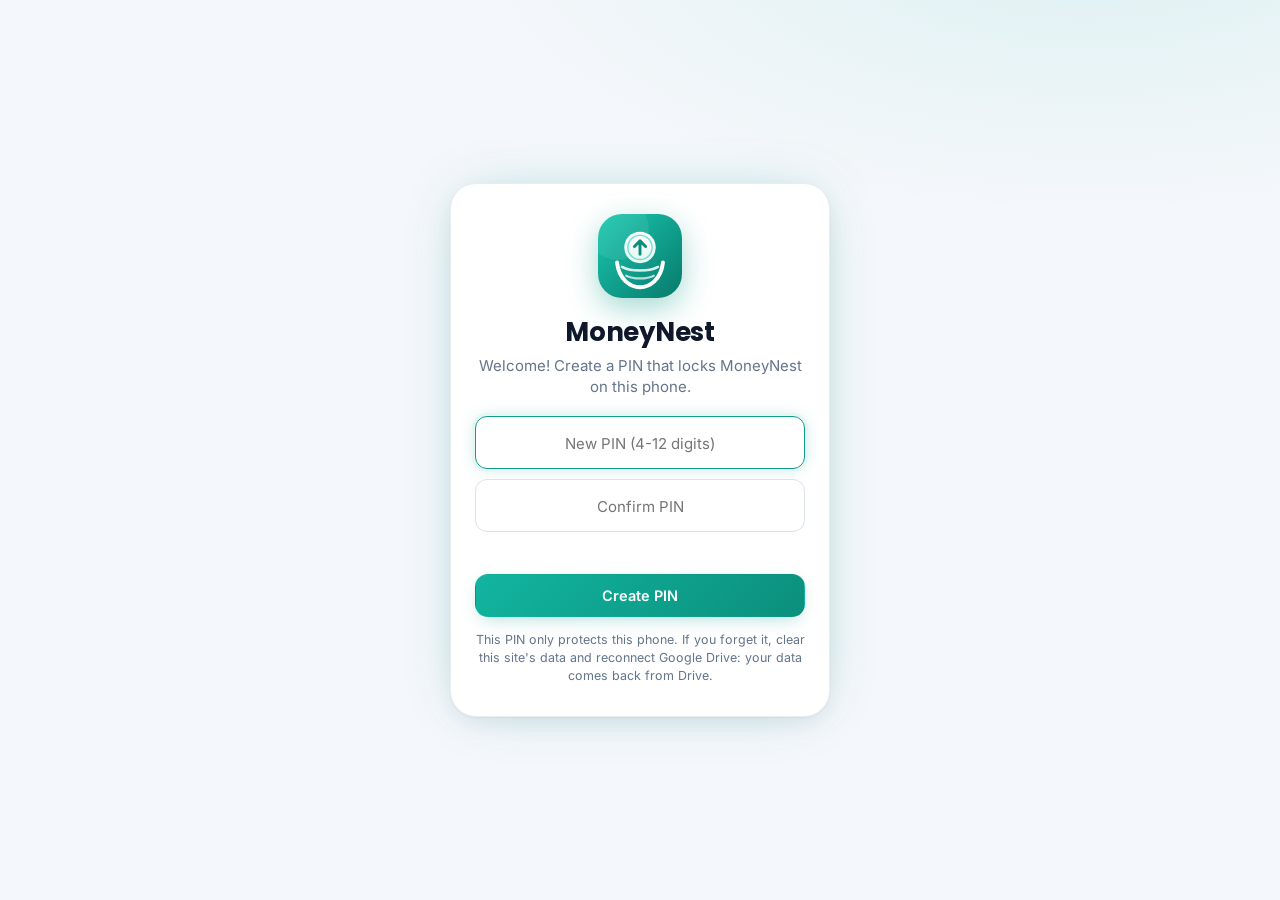
<file: MoneyNest/static/index.html>
<!doctype html>
<html lang="en">
<head>
  <meta charset="utf-8">
  <meta name="viewport" content="width=device-width, initial-scale=1, viewport-fit=cover">
  <title>MoneyNest</title>
  <meta name="theme-color" content="#ffffff">
  <script>
    /* apply the saved theme before anything paints (no white flash in dark mode) */
    (function () {
      try {
        var m = localStorage.getItem('mn_theme') || 'light';
        if (m === 'auto') m = (window.matchMedia && matchMedia('(prefers-color-scheme: dark)').matches) ? 'dark' : 'light';
        document.documentElement.setAttribute('data-theme', m);
      } catch (e) { document.documentElement.setAttribute('data-theme', 'light'); }
    })();
  </script>
  <link rel="icon" href="icons/logo.svg" type="image/svg+xml">
  <link rel="apple-touch-icon" href="icons/icon-180.png">
  <link rel="manifest" href="manifest.webmanifest">
  <meta name="mobile-web-app-capable" content="yes">
  <meta name="apple-mobile-web-app-capable" content="yes">
  <meta name="apple-mobile-web-app-title" content="MoneyNest">
  <link rel="stylesheet" href="css/style.css">
</head>
<body>
  <div id="app"></div>
  <div id="sheet"></div>
  <div id="toast" role="status" aria-live="polite"></div>
  <noscript>MoneyNest needs JavaScript.</noscript>
  <script src="config.js"></script>
  <script src="js/core.js"></script>
  <script src="js/charts.js"></script>
  <script src="js/i18n.js"></script>
  <script src="js/drive.js"></script>
  <script src="js/ui.js"></script>
</body>
</html>
</file>
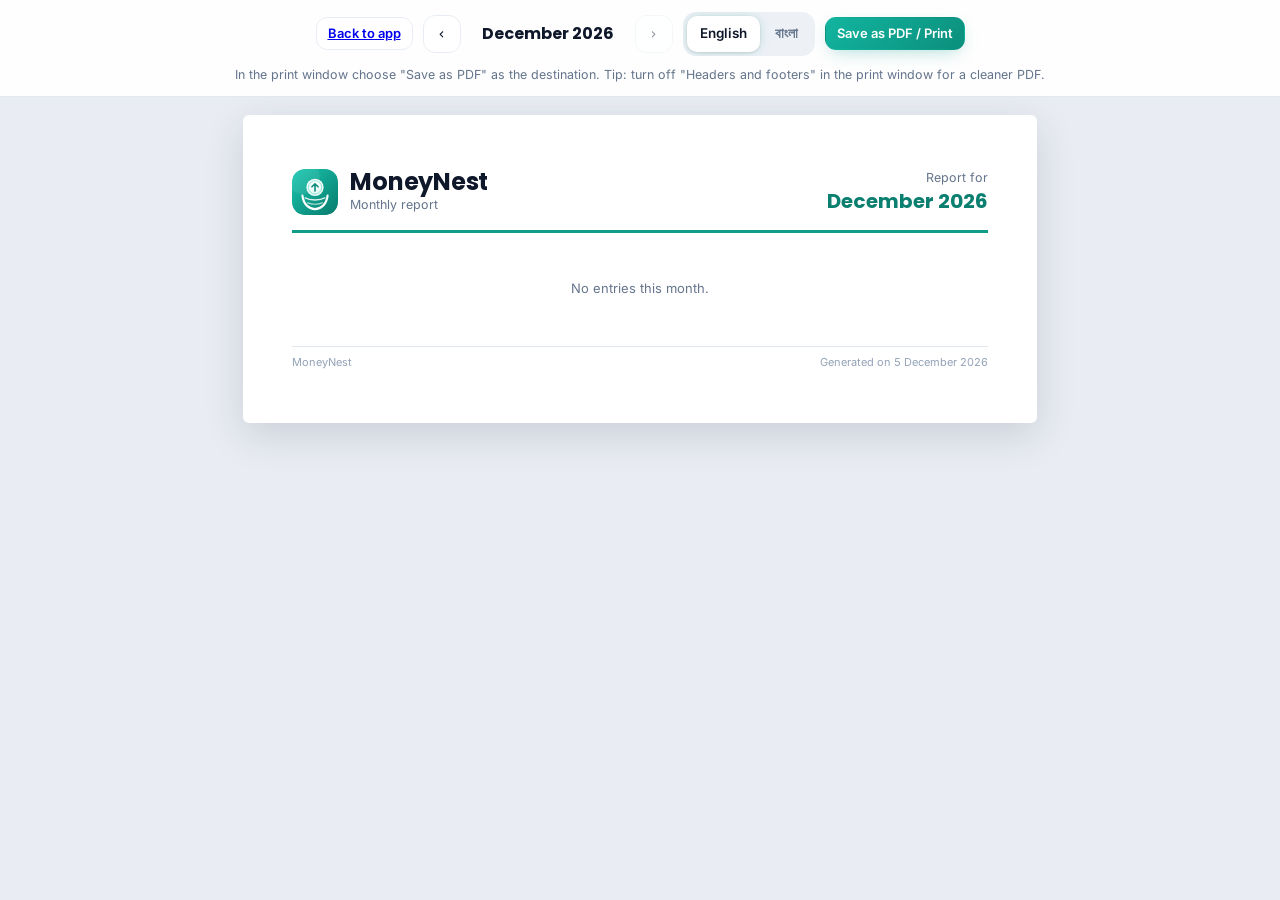
<file: report.html>
<!doctype html>
<html lang="en"><head><meta charset="utf-8"><meta name="viewport" content="width=device-width, initial-scale=1">
<title>MoneyNest report</title><link rel="icon" href="[data-uri]" type="image/svg+xml">
<style>/* MoneyNest - light and dark themes */
@font-face { font-family: "Inter"; font-weight: 400; font-style: normal; font-display: swap; src: url("[data-uri]") format("woff"); }
@font-face { font-family: "Inter"; font-weight: 500; font-style: normal; font-display: swap; src: url("[data-uri]") format("woff"); }
@font-face { font-family: "Inter"; font-weight: 600; font-style: normal; font-display: swap; src: url("[data-uri]") format("woff"); }
@font-face { font-family: "Inter"; font-weight: 700; font-style: normal; font-display: swap; src: url("[data-uri]") format("woff"); }
@font-face { font-family: "Poppins"; font-weight: 500; font-style: normal; font-display: swap; src: url("[data-uri]") format("woff"); }
@font-face { font-family: "Poppins"; font-weight: 700; font-style: normal; font-display: swap; src: url("[data-uri]") format("woff"); }

:root {
  color-scheme: light;
  --bg: #f4f7fb; --bg-glow: rgba(18, 181, 160, .10);
  --card: #ffffff; --card-2: #f7f9fc; --ink: #0f172a; --muted: #64748b; --line: #e8edf3; --line-2: #f0f3f8;
  --input: #ffffff; --input-line: #dbe2ea; --hover: #f8fafc; --seg-bg: #edf1f6; --seg-on: #ffffff;
  --brand: #0f9d8a; --brand-2: #12b5a0; --brand-d: #0b7f70; --brand-soft: #e6f6f3; --brand-glow: rgba(15, 157, 138, .38);
  --pos: #16a34a; --neg: #e5484d; --save: #2f6fed; --warn: #f59e0b;
  --pos-soft: #e8f7ee; --neg-soft: #fdecee; --save-soft: #e9f0fe; --warn-soft: #fff3da;
  --pos-ink: #12803a; --neg-ink: #c92a31; --save-ink: #2358c9; --warn-ink: #9a5b00;
  --grid: #e8edf3; --zero: #cbd5e1; --hero-tint: rgba(18, 181, 160, .13);
  --glass: rgba(255, 255, 255, .86); --backdrop: rgba(15, 23, 42, .42);
  --shadow: 0 1px 2px rgba(15, 23, 42, .04), 0 8px 22px rgba(15, 23, 42, .05);
  --radius: 18px;
  --font: "Inter", "Nirmala UI", "Noto Sans Bengali", "Segoe UI", system-ui, -apple-system, Roboto, Arial, sans-serif;
  --font-display: "Poppins", "Inter", "Nirmala UI", "Noto Sans Bengali", "Segoe UI", system-ui, sans-serif;
}
:root[data-theme="dark"] {
  color-scheme: dark;
  --bg: #090f1d; --bg-glow: rgba(45, 212, 191, .10);
  --card: #111a2e; --card-2: #16213a; --ink: #e8eef9; --muted: #94a3bc; --line: #1f2d47; --line-2: #19243b;
  --input: #0d1526; --input-line: #2a3b5c; --hover: #17223a; --seg-bg: #0d1526; --seg-on: #1d2b48;
  --brand: #2dd4bf; --brand-2: #34e0c8; --brand-d: #5eead4; --brand-soft: rgba(45, 212, 191, .14); --brand-glow: rgba(45, 212, 191, .42);
  --pos: #34d399; --neg: #fb7185; --save: #6ea8fe; --warn: #fbbf24;
  --pos-soft: rgba(52, 211, 153, .14); --neg-soft: rgba(251, 113, 133, .14); --save-soft: rgba(110, 168, 254, .15); --warn-soft: rgba(251, 191, 36, .14);
  --pos-ink: #6ee7b7; --neg-ink: #fda4af; --save-ink: #9cc4ff; --warn-ink: #fcd34d;
  --grid: #22314f; --zero: #3b4d70; --hero-tint: rgba(45, 212, 191, .12);
  --glass: rgba(14, 22, 40, .84); --backdrop: rgba(2, 6, 15, .66);
  --shadow: 0 1px 2px rgba(0, 0, 0, .35), 0 10px 30px rgba(0, 0, 0, .28);
}

* { box-sizing: border-box; -webkit-tap-highlight-color: transparent; }
html, body { margin: 0; background: var(--bg); color: var(--ink); font-family: var(--font); font-size: 15px; line-height: 1.45; -webkit-font-smoothing: antialiased; }
body { background: radial-gradient(900px 420px at 85% -80px, var(--bg-glow), transparent 70%), var(--bg); background-attachment: fixed; min-height: 100vh; }
body.noscroll { overflow: hidden; }
html.theme-anim *, html.theme-anim *::before, html.theme-anim *::after { transition: background-color .35s ease, color .35s ease, border-color .35s ease, box-shadow .35s ease !important; }
button, input, select { font: inherit; color: inherit; }
button { cursor: pointer; }
button:disabled { opacity: .45; cursor: not-allowed; }
h1, h2, h3, h4 { margin: 0; line-height: 1.25; }
h1, h2, h3 { font-family: var(--font-display); font-weight: 700; letter-spacing: -.01em; }
h3 { font-size: 16px; display: flex; align-items: center; gap: 8px; }
h4 { font-size: 12px; text-transform: uppercase; letter-spacing: .06em; color: var(--muted); margin: 14px 0 8px; }
small { color: var(--muted); font-size: 12.5px; }
.ic { flex: none; vertical-align: middle; }
.muted { color: var(--muted); } .xs { font-size: 12.5px; } .center { text-align: center; } .pad { padding: 18px 0; }
.pos { color: var(--pos); } .neg { color: var(--neg); } .save { color: var(--save); } .neu { color: var(--ink); }
:focus-visible { outline: 3px solid var(--brand-glow); outline-offset: 2px; border-radius: 10px; }
::selection { background: var(--brand-glow); }

/* ---------- layout ---------- */
.shell { min-height: 100vh; }
.side { display: none; }
.top { position: sticky; top: 0; z-index: 20; display: flex; align-items: center; justify-content: space-between; gap: 10px; padding: 12px 16px; background: var(--glass); backdrop-filter: blur(14px); -webkit-backdrop-filter: blur(14px); border-bottom: 1px solid var(--line); }
.top-l { display: flex; align-items: center; gap: 10px; }
.top-r { display: flex; align-items: center; gap: 8px; }
.top-l img { width: 32px; height: 32px; border-radius: 9px; }
.top h1 { font-size: 19px; }
.main { padding-bottom: 118px; min-width: 0; }
#page { padding: 16px; max-width: 1080px; margin: 0 auto; }
.tabs { position: fixed; left: 0; right: 0; bottom: 0; z-index: 30; display: grid; grid-template-columns: repeat(6, 1fr); background: var(--glass); backdrop-filter: blur(14px); -webkit-backdrop-filter: blur(14px); border-top: 1px solid var(--line); padding: 6px 4px calc(6px + env(safe-area-inset-bottom)); }
.navbtn { position: relative; display: flex; flex-direction: column; align-items: center; gap: 2px; background: none; border: 0; padding: 6px 2px; font-size: 11px; color: var(--muted); border-radius: 12px; transition: color .2s, transform .2s; }
.navbtn:active { transform: scale(.94); }
.navbtn.on { color: var(--brand-d); font-weight: 600; }
.navbtn.on .ic { stroke-width: 2.2; filter: drop-shadow(0 0 6px var(--brand-glow)); }
.fab { position: fixed; right: 18px; bottom: calc(76px + env(safe-area-inset-bottom)); z-index: 31; width: 56px; height: 56px; border-radius: 50%; border: 0; background: linear-gradient(135deg, var(--brand-2), #0b8f7c); color: #fff; display: grid; place-items: center; box-shadow: 0 8px 24px var(--brand-glow); animation: glowpulse 3.2s ease-in-out infinite; transition: transform .2s; }
.fab:active { transform: scale(.94); }

@media (min-width: 900px) {
  .shell { display: grid; grid-template-columns: 250px 1fr; }
  .side { display: flex; flex-direction: column; gap: 18px; position: sticky; top: 0; height: 100vh; padding: 22px 16px; background: var(--card); border-right: 1px solid var(--line); }
  .brand { display: flex; align-items: center; gap: 10px; font-size: 19px; padding: 0 6px 4px; font-family: var(--font-display); }
  .brand img { width: 38px; height: 38px; border-radius: 11px; box-shadow: 0 6px 16px -4px var(--brand-glow); }
  .sidenav { display: flex; flex-direction: column; gap: 4px; }
  .sidenav .navbtn { flex-direction: row; gap: 12px; font-size: 14.5px; padding: 11px 12px; text-align: left; }
  .sidenav .navbtn:hover { background: var(--hover); }
  .sidenav .navbtn.on { background: var(--brand-soft); box-shadow: inset 3px 0 0 var(--brand); }
  .side .sync-badge { margin-top: auto; }
  .tabs, .fab, .top-l img { display: none; }
  .main { padding-bottom: 40px; }
  .top { padding: 18px 28px; }
  #page { padding: 24px 28px; }
}

/* ---------- cards & basics ---------- */
.card { background: var(--card); border-radius: var(--radius); box-shadow: var(--shadow); border: 1px solid var(--line); padding: 16px; transition: border-color .25s, box-shadow .25s, transform .25s; }
.card:hover { border-color: var(--brand-glow); }
.card-h { display: flex; align-items: center; justify-content: space-between; gap: 10px; margin-bottom: 12px; }
.grid { display: grid; gap: 14px; grid-template-columns: 1fr; }
@media (min-width: 900px) {
  .grid.home, .grid.settings, .grid.wishes { grid-template-columns: 1fr 1fr; grid-auto-flow: dense; }
  .grid.home > .full { grid-column: 1 / -1; }
}
.big { font-family: var(--font-display); font-size: 32px; font-weight: 700; letter-spacing: -.02em; }
.kv { display: flex; align-items: center; justify-content: space-between; gap: 10px; padding: 5px 0; }
.kv > span:first-child { color: var(--muted); }
.link { background: none; border: 0; color: var(--brand-d); font-weight: 600; padding: 4px 2px; font-size: 14px; }
.link:hover { text-decoration: underline; }
.center-link { display: block; margin: 16px auto; }
.dot { width: 9px; height: 9px; border-radius: 50%; display: inline-block; }
.dot.ok { background: var(--pos); box-shadow: 0 0 8px var(--pos); } .dot.busy { background: var(--save); animation: pulse 1s infinite; } .dot.off { background: var(--warn); box-shadow: 0 0 8px var(--warn); } .dot.err { background: var(--neg); }
@keyframes pulse { 50% { opacity: .3; } }
.sync-badge { display: inline-flex; align-items: center; gap: 7px; font-size: 12.5px; color: var(--muted); background: var(--seg-bg); border-radius: 999px; padding: 6px 11px; cursor: pointer; max-width: 56vw; }
.sync-badge span:last-child { overflow: hidden; text-overflow: ellipsis; white-space: nowrap; }
.themebtn { width: 38px; height: 38px; border-radius: 12px; border: 1px solid var(--line); background: var(--card); color: var(--ink); display: grid; place-items: center; transition: transform .25s, box-shadow .25s, color .25s; }
.themebtn:hover { box-shadow: 0 0 16px var(--brand-glow); color: var(--brand-d); }
.themebtn:active { transform: rotate(25deg) scale(.92); }

.btn { display: inline-flex; align-items: center; justify-content: center; gap: 7px; border: 1px solid var(--line); background: var(--card); border-radius: 13px; padding: 10px 16px; font-weight: 600; font-size: 14.5px; transition: transform .15s, box-shadow .25s, background-color .2s, border-color .2s; }
.btn:hover { background: var(--hover); border-color: var(--brand-glow); }
.btn:active { transform: scale(.97); }
.btn.primary { background: linear-gradient(135deg, var(--brand-2), #0b8f7c); border-color: transparent; color: #fff; box-shadow: 0 6px 18px -6px var(--brand-glow); }
.btn.primary:hover { box-shadow: 0 8px 26px -4px var(--brand-glow); filter: brightness(1.06); }
.btn.danger { color: var(--neg-ink); border-color: rgba(229, 72, 77, .35); background: var(--neg-soft); }
.btn.sm { padding: 6px 11px; font-size: 13px; border-radius: 11px; }
.btn.block { width: 100%; }
.btns { display: flex; flex-wrap: wrap; gap: 8px; align-items: center; margin-top: 12px; }
.btns.end { justify-content: flex-end; margin-top: 16px; }
.iconbtn { background: none; border: 0; padding: 8px; border-radius: 10px; color: var(--muted); display: grid; place-items: center; }
.iconbtn:hover { background: var(--hover); color: var(--ink); }
.iconbtn.sm { padding: 4px; }

.ico { width: 40px; height: 40px; flex: none; border-radius: 12px; display: grid; place-items: center; background: var(--brand-soft); color: var(--brand-d); }
.ico.sm { width: 32px; height: 32px; border-radius: 10px; }
.ico.xs { width: 22px; height: 22px; border-radius: 7px; }
.emo { font-size: 21px; line-height: 1; font-family: "Segoe UI Emoji", "Apple Color Emoji", "Noto Color Emoji", var(--font); }
.ico.sm .emo { font-size: 17px; } .ico.xs .emo { font-size: 13px; }
.pos-bg { background: var(--pos-soft); color: var(--pos); } .neg-bg { background: var(--neg-soft); color: var(--neg); } .save-bg { background: var(--save-soft); color: var(--save); }

/* hero */
.hero { display: flex; flex-wrap: wrap; gap: 16px; align-items: center; justify-content: space-between; background: radial-gradient(520px 220px at 0% 0%, var(--hero-tint), transparent 70%), var(--card); }
.hero .big { text-shadow: 0 0 28px var(--brand-glow); }
.accs { display: flex; flex-wrap: wrap; gap: 10px; }
.acc { display: flex; align-items: center; gap: 10px; background: var(--card); border: 1px solid var(--line); border-radius: 14px; padding: 8px 14px 8px 10px; transition: transform .2s, box-shadow .2s; }
.acc:hover { transform: translateY(-2px); box-shadow: 0 8px 20px -10px var(--brand-glow); }
.acc span:last-child { display: flex; flex-direction: column; line-height: 1.25; }
.acc b { font-size: 15px; }
.wish-hero { flex-wrap: nowrap; margin-bottom: 14px; }

/* greeting + streak */
.greet { display: flex; flex-wrap: wrap; align-items: center; justify-content: space-between; gap: 12px; padding: 2px 2px 4px; }
.greet small { display: block; font-size: 13px; letter-spacing: .02em; }
.greet h2 { font-size: 26px; margin-top: 2px; }
.greet h2 .wave { display: inline-block; transform-origin: 70% 70%; animation: wave 2.4s ease-in-out 1; }
.greet .gname { background: linear-gradient(90deg, var(--brand), var(--save)); -webkit-background-clip: text; background-clip: text; color: transparent; }
.streak { display: inline-flex; align-items: center; gap: 9px; border: 0; border-radius: 999px; padding: 9px 16px 9px 12px; font-weight: 700; font-size: 14px; color: var(--warn-ink); background: linear-gradient(135deg, var(--warn-soft), var(--neg-soft)); box-shadow: 0 0 0 1px rgba(245, 158, 11, .28), 0 8px 22px -8px rgba(245, 158, 11, .6); animation: streakglow 3s ease-in-out infinite; transition: transform .2s; }
.streak:hover { transform: translateY(-2px); }
.streak .fl { font-size: 20px; display: inline-block; animation: flicker 1.6s ease-in-out infinite; transform-origin: 50% 90%; }
.streak small { color: inherit; opacity: .75; font-weight: 600; font-size: 12px; }
.streak.t0 { color: var(--muted); background: var(--seg-bg); box-shadow: none; animation: none; }
.streak.t0 .fl { animation: none; filter: grayscale(1); opacity: .6; }
.streak.t3 { color: #fff; background: linear-gradient(135deg, #f97316, #e5484d); box-shadow: 0 0 0 1px rgba(249, 115, 22, .5), 0 10px 28px -6px rgba(249, 115, 22, .75); }
.streak.t4 { color: #fff; background: linear-gradient(135deg, #8b5cf6, #ec4899); box-shadow: 0 0 0 1px rgba(139, 92, 246, .5), 0 10px 30px -6px rgba(168, 85, 247, .8); }
.streak.t3 small, .streak.t4 small { opacity: .9; }
.sbig { text-align: center; padding: 6px 0 10px; }
.sbig .fl { font-size: 54px; display: inline-block; animation: flicker 1.6s ease-in-out infinite; }
.sbig .num { font-family: var(--font-display); font-size: 44px; font-weight: 700; line-height: 1; text-shadow: 0 0 26px rgba(249, 115, 22, .45); }
.sdots { display: grid; grid-template-columns: repeat(7, 1fr); gap: 8px; margin: 12px 0; }
.sdot { text-align: center; font-size: 11px; color: var(--muted); }
.sdot i { display: grid; place-items: center; width: 100%; aspect-ratio: 1; max-width: 38px; margin: 0 auto 3px; border-radius: 50%; font-style: normal; font-weight: 700; font-size: 14px; background: var(--seg-bg); color: var(--muted); }
.sdot.ok i { background: var(--pos-soft); color: var(--pos); box-shadow: 0 0 12px -2px var(--pos); }
.sdot.bad i { background: var(--neg-soft); color: var(--neg); }
.sdot.today i { outline: 2px solid var(--brand); outline-offset: 2px; }

/* alert banner */
.alert { display: flex; align-items: center; gap: 12px; padding: 12px 14px; border-radius: 16px; border: 1px solid rgba(229, 72, 77, .35); background: var(--neg-soft); color: var(--neg-ink); font-weight: 600; text-align: left; width: 100%; }
.alert.soon { border-color: rgba(245, 158, 11, .4); background: var(--warn-soft); color: var(--warn-ink); }
.alert .emo { font-size: 22px; }
.alert small { color: inherit; opacity: .8; display: block; font-weight: 500; }

/* today */
.today { display: flex; gap: 14px; align-items: center; }
.today.empty { justify-content: flex-start; }
.today-r { flex: 1; min-width: 0; }
.today-r h3 { margin-bottom: 8px; }
.pill { display: inline-block; font-size: 13px; font-weight: 600; border-radius: 999px; padding: 5px 11px; margin: 6px 6px 0 0; }
.pill.ok { background: var(--pos-soft); color: var(--pos-ink); } .pill.bad { background: var(--neg-soft); color: var(--neg-ink); } .pill.save { background: var(--save-soft); color: var(--save-ink); }
.bar { height: 10px; background: var(--seg-bg); border-radius: 999px; overflow: hidden; margin: 6px 0 10px; }
.bar i { display: block; height: 100%; border-radius: 999px; box-shadow: 0 0 12px -1px currentColor; }

.stats { display: grid; grid-template-columns: repeat(3, 1fr); gap: 10px; }
.stat { padding: 13px; display: flex; flex-direction: column; gap: 3px; min-width: 0; }
.stat b { font-size: 17px; overflow-wrap: anywhere; font-family: var(--font-display); }
.stat .ico { margin-bottom: 4px; }
@media (max-width: 420px) { .stat { padding: 11px 9px; } .stat b { font-size: 14.5px; } .today { flex-direction: column; align-items: stretch; text-align: left; } .today .ring { align-self: center; } .greet h2 { font-size: 22px; } }

/* quick add */
.qa-list { display: flex; flex-wrap: wrap; gap: 10px; }
.qa-item { flex: 1 1 190px; display: flex; flex-direction: column; gap: 9px; padding: 11px 12px; border: 1px solid var(--line); border-radius: 16px; background: var(--card-2); transition: border-color .25s, box-shadow .25s; }
.qa-item:hover { border-color: var(--brand-glow); box-shadow: 0 8px 22px -12px var(--brand-glow); }
.qa-top { display: flex; align-items: center; gap: 9px; font-weight: 600; }
.qa-top .badge { margin-left: auto; font-size: 11.5px; font-weight: 700; color: var(--brand-d); background: var(--brand-soft); border-radius: 999px; padding: 2px 8px; }
.qa-amts { display: flex; flex-wrap: wrap; gap: 8px; }
.qa-amt { border: 1px solid var(--brand-glow); background: var(--card); color: var(--brand-d); font-weight: 700; border-radius: 12px; padding: 7px 14px; font-size: 14.5px; transition: transform .12s, box-shadow .2s, background-color .2s; }
.qa-amt:hover { background: var(--brand-soft); box-shadow: 0 0 16px -2px var(--brand-glow); }
.qa-amt:active { transform: scale(.92); }
.qa-amt.other { color: var(--muted); border-color: var(--line); font-weight: 600; }
.qa-empty { text-align: center; color: var(--muted); padding: 8px 0; }

/* rows */
.rows { display: flex; flex-direction: column; }
.row { display: flex; align-items: center; gap: 12px; width: 100%; text-align: left; background: none; border: 0; border-bottom: 1px solid var(--line-2); padding: 11px 6px; border-radius: 10px; transition: background-color .15s; }
.row:last-child { border-bottom: 0; }
.row:hover { background: var(--hover); }
.row-main { flex: 1; min-width: 0; display: flex; flex-direction: column; }
.row-main b { font-weight: 600; overflow-wrap: anywhere; }
.row-main small { overflow: hidden; text-overflow: ellipsis; white-space: nowrap; }
.amt { font-weight: 700; white-space: nowrap; font-family: var(--font-display); }
.day { padding: 12px 14px 4px; margin-bottom: 12px; }
.day-h { display: flex; justify-content: space-between; padding: 0 2px 6px; font-size: 13.5px; border-bottom: 1px solid var(--line); }
.empty-state { text-align: center; color: var(--muted); display: flex; flex-direction: column; align-items: center; gap: 10px; padding: 34px 16px; }
.empty-state .big-emo { font-size: 44px; line-height: 1; animation: floaty 3.4s ease-in-out infinite; }

/* tx page */
.monthnav { display: flex; align-items: center; justify-content: center; gap: 12px; margin-bottom: 14px; }
.monthnav span { min-width: 150px; text-align: center; font-weight: 700; font-size: 16px; font-family: var(--font-display); }
.monthnav button { width: 38px; height: 38px; border-radius: 12px; border: 1px solid var(--line); background: var(--card); display: grid; place-items: center; transition: box-shadow .2s; }
.monthnav button:hover:not(:disabled) { box-shadow: 0 0 14px -2px var(--brand-glow); }
.toolbar { display: flex; flex-wrap: wrap; gap: 10px; margin-bottom: 12px; }
.search { flex: 1; min-width: 200px; display: flex; align-items: center; gap: 8px; background: var(--input); border: 1px solid var(--input-line); border-radius: 13px; padding: 0 12px; color: var(--muted); }
.search input { border: 0; background: none; padding: 10px 0; width: 100%; outline: none; color: var(--ink); }
.summary { display: flex; flex-wrap: wrap; gap: 6px 18px; font-weight: 600; margin: 4px 2px 14px; font-size: 14px; }
.seg { display: inline-flex; background: var(--seg-bg); border-radius: 13px; padding: 4px; gap: 2px; max-width: 100%; overflow-x: auto; }
.seg button, .seg label { border: 0; background: none; padding: 8px 13px; border-radius: 10px; font-weight: 600; font-size: 13.5px; color: var(--muted); white-space: nowrap; display: inline-flex; align-items: center; gap: 6px; cursor: pointer; transition: background-color .2s, color .2s, box-shadow .2s; }
.seg label input { display: none; }
.seg .on { background: var(--seg-on); color: var(--ink); box-shadow: 0 1px 3px rgba(15, 23, 42, .12), 0 0 14px -4px var(--brand-glow); }
.seg.big { display: grid; grid-template-columns: repeat(3, 1fr); width: 100%; }
.seg.big button { justify-content: center; padding: 10px 6px; }
.seg.big .on.expense { color: var(--neg); } .seg.big .on.income { color: var(--pos); } .seg.big .on.transfer { color: var(--save); }

/* charts */
svg { display: block; max-width: 100%; }
.legend { display: flex; flex-wrap: wrap; gap: 6px 16px; font-size: 12.5px; color: var(--muted); margin-top: 8px; }
.legend span, .cat-list li { display: inline-flex; align-items: center; gap: 6px; }
.sw { width: 11px; height: 11px; border-radius: 4px; display: inline-block; flex: none; }
.sw.dash { background: none; border-top: 2px dashed var(--warn); height: 0; width: 16px; border-radius: 0; }
.mini-stats { display: grid; grid-template-columns: repeat(auto-fit, minmax(130px, 1fr)); gap: 10px; margin-top: 14px; }
.mini-stats > div { background: var(--card-2); border-radius: 12px; padding: 10px 12px; display: flex; flex-direction: column; }
.chart-empty { text-align: center; color: var(--muted); padding: 30px 0; }
.donut-wrap { display: flex; flex-wrap: wrap; gap: 18px; align-items: center; justify-content: center; }
.cat-list { list-style: none; padding: 0; margin: 0; flex: 1; min-width: 220px; display: flex; flex-direction: column; gap: 9px; }
.cat-list li { display: grid; grid-template-columns: 14px 1fr auto 42px; gap: 8px; align-items: center; }
.cat-list small { text-align: right; }
.bar-glow { filter: drop-shadow(0 0 5px var(--brand-glow)); }
.ring-arc { filter: drop-shadow(0 0 6px currentColor); }
.reportbar { display: flex; justify-content: center; margin: -4px 0 14px; }

/* wishlist */
.wish-top { display: flex; align-items: center; gap: 12px; margin-bottom: 12px; }
.wish-nums { display: grid; grid-template-columns: repeat(3, 1fr); gap: 8px; margin-bottom: 8px; }
.wish-nums div { display: flex; flex-direction: column; min-width: 0; }
.wish-nums b { overflow-wrap: anywhere; font-family: var(--font-display); }
.wish.done { opacity: .82; }
.wish.complete { border-color: var(--pos); box-shadow: 0 0 0 1px var(--pos), 0 10px 30px -12px var(--pos); }
.log { margin-top: 10px; border-top: 1px dashed var(--line); padding-top: 8px; }
.log-row { display: grid; grid-template-columns: 1fr auto auto auto; gap: 8px; align-items: center; padding: 5px 0; font-size: 13.5px; }

/* loans (lend / borrow) */
.split2 { display: grid; grid-template-columns: 1fr 1fr; gap: 10px; }
.mid { font-family: var(--font-display); font-size: 22px; font-weight: 700; }
.stats.two { grid-template-columns: 1fr 1fr; }
.pbar { margin: 12px 0; }
.avatar { width: 40px; height: 40px; flex: none; border-radius: 50%; display: grid; place-items: center; font-weight: 700; font-size: 17px; font-family: var(--font-display); }
.avatar.lg { width: 54px; height: 54px; font-size: 22px; }
.bs { display: block; text-align: right; font-weight: 500; font-size: 11.5px; color: var(--muted); white-space: normal; max-width: 150px; margin-left: auto; font-family: var(--font); }
.backlink { display: inline-flex; align-items: center; gap: 4px; margin-bottom: 8px; }
.person-head { display: flex; align-items: center; gap: 14px; margin-bottom: 12px; }
.person-head .row-main small { white-space: normal; }
.pname { font-size: 20px; font-family: var(--font-display); }
.status { margin-bottom: 12px; text-align: center; }
.status .big { margin: 2px 0; }
.pos-card { background: radial-gradient(400px 160px at 50% 0%, var(--pos-soft), transparent 75%), var(--card); }
.neg-card { background: radial-gradient(400px 160px at 50% 0%, var(--neg-soft), transparent 75%), var(--card); }
.grid4 { display: grid; grid-template-columns: repeat(4, 1fr); gap: 10px; margin-bottom: 12px; }
.grid4 .stat b { font-size: 15px; }
@media (max-width: 700px) { .grid4 { grid-template-columns: 1fr 1fr; } }
.btns.four { margin: 0 0 14px; }
.btns.four .btn { flex: 1 1 calc(50% - 8px); }
@media (min-width: 900px) { .btns.four .btn { flex: 1 1 0; } }
.due { display: inline-block; font-size: 11.5px; font-weight: 700; padding: 2px 9px; border-radius: 999px; margin-left: 6px; vertical-align: 1px; white-space: nowrap; font-family: var(--font); }
.due.over { background: var(--neg-soft); color: var(--neg-ink); box-shadow: 0 0 12px -3px var(--neg); }
.due.soon { background: var(--warn-soft); color: var(--warn-ink); }
.due.later { background: var(--brand-soft); color: var(--brand-d); }
.due.paid { background: var(--pos-soft); color: var(--pos-ink); }
.duechips { display: flex; gap: 6px; margin-top: 6px; flex-wrap: wrap; }

/* emoji picker */
.emoji-grid { display: grid; grid-template-columns: repeat(auto-fill, minmax(42px, 1fr)); gap: 6px; max-height: 148px; overflow-y: auto; padding: 4px; border: 1px solid var(--line); border-radius: 14px; background: var(--card-2); }
.emoji-btn { font-size: 22px; line-height: 1; border: 1px solid transparent; border-radius: 10px; padding: 6px 0; background: none; transition: transform .12s, background-color .15s; font-family: "Segoe UI Emoji", "Apple Color Emoji", "Noto Color Emoji", var(--font); }
.emoji-btn:hover { background: var(--hover); transform: scale(1.12); }
.emoji-btn.on { border-color: var(--brand); background: var(--brand-soft); box-shadow: 0 0 14px -2px var(--brand-glow); }
.emoji-row { display: flex; gap: 8px; align-items: center; margin-bottom: 8px; }
.emoji-row input { width: 64px !important; text-align: center; font-size: 22px; padding: 6px !important; }

/* settings / forms */
.field { display: flex; flex-direction: column; gap: 6px; margin-bottom: 12px; }
.field > span { font-size: 12.5px; font-weight: 600; color: var(--muted); }
.field input, .field select, .pin { border: 1px solid var(--input-line); background: var(--input); border-radius: 12px; padding: 11px 12px; width: 100%; min-width: 0; transition: border-color .2s, box-shadow .2s; }
.field input:focus, .field select:focus, .pin:focus { outline: none; border-color: var(--brand); box-shadow: 0 0 0 3px var(--brand-soft), 0 0 18px -4px var(--brand-glow); }
.two { display: grid; grid-template-columns: 1fr 1fr; gap: 10px; }
@media (max-width: 420px) { .two { grid-template-columns: 1fr; } }
.check { display: flex; align-items: center; gap: 8px; margin: 4px 0 8px; font-weight: 600; }
.check input { width: 18px; height: 18px; accent-color: var(--brand); }
.chips { display: flex; flex-wrap: wrap; gap: 8px; }
.chip { position: relative; display: inline-flex; align-items: center; gap: 7px; border: 1px solid var(--line); background: var(--card); border-radius: 999px; padding: 6px 12px 6px 7px; font-size: 13.5px; font-weight: 500; transition: border-color .2s, box-shadow .2s, background-color .2s; }
.chip:hover { border-color: var(--brand-glow); }
.chip.icononly { padding: 8px; border-radius: 12px; }
.chip.on, .chip:has(input:checked) { border-color: var(--brand); background: var(--brand-soft); color: var(--brand-d); box-shadow: 0 0 14px -4px var(--brand-glow); }
.chip input { position: absolute; opacity: 0; pointer-events: none; }
label.chip { padding: 8px 12px; border-radius: 12px; cursor: pointer; }
.swatches { display: flex; flex-wrap: wrap; gap: 10px; }
.swatch { width: 30px; height: 30px; border-radius: 50%; border: 3px solid var(--card); box-shadow: 0 0 0 1px var(--input-line); transition: transform .15s; }
.swatch:hover { transform: scale(1.12); }
.swatch.on { box-shadow: 0 0 0 2px var(--ink); }
.err { color: var(--neg); font-size: 13.5px; min-height: 18px; margin-top: 4px; }
.qlist .row .emo { font-size: 20px; }

/* sheet */
.backdrop { position: fixed; inset: 0; background: var(--backdrop); z-index: 60; animation: fade .15s; backdrop-filter: blur(3px); }
.sheet { position: fixed; z-index: 61; left: 0; right: 0; bottom: 0; background: var(--card); border: 1px solid var(--line); border-bottom: 0; border-radius: 24px 24px 0 0; max-height: 92vh; display: flex; flex-direction: column; animation: up .22s ease-out; box-shadow: 0 -10px 40px rgba(0, 0, 0, .25); }
.sheet-h { display: flex; align-items: center; justify-content: space-between; padding: 16px 18px 6px; }
.sheet-h h2 { font-size: 18px; }
.sheet-b { padding: 8px 18px calc(20px + env(safe-area-inset-bottom)); overflow-y: auto; }
@media (min-width: 700px) {
  .sheet { left: 50%; right: auto; bottom: auto; top: 50%; width: 520px; transform: translate(-50%, -50%); border-radius: 24px; border-bottom: 1px solid var(--line); animation: pop .2s ease-out; box-shadow: 0 30px 80px rgba(0, 0, 0, .35), 0 0 40px -10px var(--brand-glow); }
}
.amount-field { display: flex; align-items: center; justify-content: center; gap: 6px; margin: 16px 0 14px; border-bottom: 2px solid var(--line); transition: border-color .2s; }
.amount-field span { font-size: 30px; color: var(--muted); font-weight: 600; }
.amount-field input { border: 0; outline: none; background: none; font-size: 40px; font-weight: 700; width: 70%; text-align: center; padding: 4px 0; font-family: var(--font-display); }
.amount-field:focus-within { border-color: var(--brand); box-shadow: 0 8px 18px -14px var(--brand-glow); }

/* auth */
.auth { min-height: 100vh; display: grid; place-items: center; padding: 20px; }
.auth-card { width: 100%; max-width: 380px; background: var(--card); border-radius: 26px; box-shadow: var(--shadow), 0 0 60px -20px var(--brand-glow); padding: 30px 24px; text-align: center; border: 1px solid var(--line); animation: rise .5s both; }
.auth-logo { width: 84px; height: 84px; border-radius: 24px; box-shadow: 0 10px 30px var(--brand-glow); margin-bottom: 12px; animation: floaty 4s ease-in-out infinite; }
.auth h1 { font-size: 26px; margin-bottom: 6px; }
.auth .sub { color: var(--muted); margin: 0 0 18px; }
.auth form { display: flex; flex-direction: column; gap: 10px; }
.pin { text-align: center; font-size: 20px; letter-spacing: .35em; }
.pin::placeholder { letter-spacing: 0; font-size: 15px; }
.hint { color: var(--muted); font-size: 12.5px; margin: 14px 0 0; }
.shake { animation: shake .35s; }

#toast { position: fixed; left: 50%; bottom: 100px; transform: translate(-50%, 20px); background: #0f172a; color: #fff; padding: 10px 16px; border-radius: 14px; font-size: 14px; opacity: 0; pointer-events: none; transition: .25s; z-index: 80; max-width: 90vw; text-align: center; display: flex; align-items: center; gap: 12px; box-shadow: 0 10px 30px rgba(0, 0, 0, .35), 0 0 24px -6px var(--brand-glow); }
:root[data-theme="dark"] #toast { background: #1d2b48; border: 1px solid var(--line); }
#toast.show { opacity: 1; transform: translate(-50%, 0); pointer-events: auto; }
#toast button { background: none; border: 0; color: #5eead4; font-weight: 700; padding: 2px 4px; }

/* dark-mode glow on numbers */
:root[data-theme="dark"] .pos { text-shadow: 0 0 16px rgba(52, 211, 153, .28); }
:root[data-theme="dark"] .neg { text-shadow: 0 0 16px rgba(251, 113, 133, .25); }
:root[data-theme="dark"] .card:hover { box-shadow: var(--shadow), 0 0 28px -12px var(--brand-glow); }

/* ---------- animations ---------- */
@keyframes rise { from { opacity: 0; transform: translateY(12px); } }
@keyframes fade { from { opacity: 0; } }
@keyframes up { from { transform: translateY(40px); opacity: 0; } }
@keyframes pop { from { transform: translate(-50%, -48%) scale(.97); opacity: 0; } }
@keyframes shake { 20%, 60% { transform: translateX(-7px); } 40%, 80% { transform: translateX(7px); } }
@keyframes glowpulse { 0%, 100% { box-shadow: 0 8px 22px var(--brand-glow); } 50% { box-shadow: 0 10px 34px var(--brand-glow), 0 0 0 7px transparent; } }
@keyframes streakglow { 0%, 100% { filter: brightness(1); } 50% { filter: brightness(1.1) drop-shadow(0 0 8px rgba(245, 158, 11, .45)); } }
@keyframes flicker { 0%, 100% { transform: scale(1) rotate(-2deg); } 25% { transform: scale(1.1, 1.14) rotate(2deg); } 50% { transform: scale(.96, 1.05) rotate(-1deg); } 75% { transform: scale(1.06) rotate(1.5deg); } }
@keyframes wave { 0%, 60%, 100% { transform: rotate(0); } 10%, 30% { transform: rotate(16deg); } 20%, 40% { transform: rotate(-10deg); } 50% { transform: rotate(8deg); } }
@keyframes floaty { 0%, 100% { transform: translateY(0); } 50% { transform: translateY(-6px); } }
@keyframes grow { from { transform: scaleY(0); } }
@keyframes draw { from { stroke-dashoffset: 1; } to { stroke-dashoffset: 0; } }
@keyframes ringin { from { stroke-dasharray: 0 100; } }
@keyframes fillbar { from { width: 0; } }
@keyframes spinin { from { opacity: 0; transform: rotate(-35deg) scale(.9); } }
@keyframes fadein { from { opacity: 0; } }

.enter #page > *, .enter .grid > *, .enter .home-top > * { animation: rise .5s cubic-bezier(.2, .8, .2, 1) both; }
.enter .grid > *:nth-child(2) { animation-delay: .05s; } .enter .grid > *:nth-child(3) { animation-delay: .1s; } .enter .grid > *:nth-child(4) { animation-delay: .15s; }
.enter .grid > *:nth-child(5) { animation-delay: .2s; } .enter .grid > *:nth-child(6) { animation-delay: .25s; } .enter .grid > *:nth-child(7) { animation-delay: .3s; } .enter .grid > *:nth-child(n+8) { animation-delay: .34s; }
.enter svg .bx { transform-box: fill-box; transform-origin: 50% 100%; animation: grow .75s cubic-bezier(.2, .8, .2, 1) both; }
.enter svg .draw { stroke-dasharray: 1; animation: draw 1.1s ease-out both; }
.enter svg .area { animation: fadein 1.2s ease-out both; }
.enter svg .ring-arc { animation: ringin 1s cubic-bezier(.2, .8, .2, 1) both; }
.enter svg .donut-seg { animation: spinin .9s cubic-bezier(.2, .8, .2, 1) both; transform-origin: 50% 50%; }
.enter .bar i { animation: fillbar 1s .15s cubic-bezier(.2, .8, .2, 1) both; }
@media (prefers-reduced-motion: reduce) { * { animation: none !important; transition: none !important; } }
.fadein-el { animation: fadein .9s .5s ease-out both; }
.home-top { display: flex; flex-direction: column; gap: 12px; margin-bottom: 14px; }
.grid.home { align-items: start; }
.emoji-row small { flex: 1; }
.duechips { display: flex; }
.cb { padding: 6px 0 10px; }
.cb .cbn { display: inline-flex; align-items: center; gap: 8px; font-weight: 600; color: var(--ink); }
.cb .bar { margin: 6px 0 4px; }
.ins-list { display: flex; flex-direction: column; gap: 10px; }
.ins { display: flex; gap: 10px; align-items: flex-start; padding: 10px 12px; border-radius: 14px; background: var(--card-2); border: 1px solid var(--line-2); line-height: 1.4; }
.ins .emo { font-size: 20px; margin-top: 1px; }
input[type=file] { padding: 9px !important; background: var(--input); }

/* Monthly report: always light, laid out for A4 paper / PDF */
html[data-theme] body.report-body { background: #e9edf3; color: #0f172a; }
.rep-bar { position: sticky; top: 0; z-index: 10; display: flex; flex-wrap: wrap; gap: 10px; align-items: center; justify-content: center; padding: 12px 16px; background: rgba(255, 255, 255, .92); backdrop-filter: blur(10px); border-bottom: 1px solid #e2e8f0; }
.rep-bar .monthnav { margin: 0; }
.rep-tip { width: 100%; text-align: center; font-size: 12.5px; color: #64748b; }
.page-sheet { width: 210mm; max-width: 100%; margin: 18px auto 40px; background: #fff; padding: 14mm 13mm; box-shadow: 0 12px 40px rgba(15, 23, 42, .14); border-radius: 6px; font-size: 13px; color: #0f172a; }
.rep-head { display: flex; align-items: center; justify-content: space-between; gap: 14px; padding-bottom: 14px; border-bottom: 3px solid #0f9d8a; margin-bottom: 16px; }
.rep-head .brand-l { display: flex; align-items: center; gap: 12px; }
.rep-head img { width: 46px; height: 46px; border-radius: 13px; }
.rep-head h1 { font-size: 24px; line-height: 1.1; }
.rep-head small { color: #64748b; }
.rep-head .month { text-align: right; }
.rep-head .month b { display: block; font-family: var(--font-display); font-size: 20px; color: #0b7f70; }
.rep-grid4 { display: grid; grid-template-columns: repeat(4, 1fr); gap: 10px; margin-bottom: 14px; }
.kpi { border: 1px solid #e2e8f0; border-radius: 12px; padding: 10px 12px; background: #f8fafc; break-inside: avoid; }
.kpi small { display: block; color: #64748b; font-size: 11.5px; }
.kpi b { font-family: var(--font-display); font-size: 17px; display: block; margin-top: 2px; overflow-wrap: anywhere; }
.kpi.pos b { color: #12803a; } .kpi.neg b { color: #c92a31; } .kpi.save b { color: #2358c9; }
.rep-sec { margin-top: 16px; break-inside: avoid; }
.rep-sec h2 { font-size: 14px; margin: 0 0 8px; padding-bottom: 5px; border-bottom: 1px solid #e2e8f0; color: #0b7f70; }
.rep-two { display: grid; grid-template-columns: 1fr 1fr; gap: 14px; }
.rep-facts { display: grid; grid-template-columns: 1fr 1fr; gap: 6px 18px; }
.rep-facts div { display: flex; justify-content: space-between; gap: 8px; padding: 4px 0; border-bottom: 1px dashed #e2e8f0; }
.rep-facts span { color: #64748b; }
.rep-bar-track { height: 9px; background: #edf1f6; border-radius: 999px; overflow: hidden; margin: 6px 0; }
.rep-bar-track i { display: block; height: 100%; border-radius: 999px; }
table.rep-t { width: 100%; border-collapse: collapse; font-size: 12px; }
.rep-t th { text-align: left; color: #64748b; font-weight: 600; font-size: 11px; text-transform: uppercase; letter-spacing: .04em; padding: 6px 6px; border-bottom: 1px solid #cbd5e1; }
.rep-t td { padding: 5px 6px; border-bottom: 1px solid #eef2f6; vertical-align: top; }
.rep-t tr { break-inside: avoid; }
.rep-t td.r, .rep-t th.r { text-align: right; white-space: nowrap; }
.rep-t .sw { margin-right: 6px; }
.rep-t .pos { color: #12803a; } .rep-t .neg { color: #c92a31; }
.rep-foot { margin-top: 18px; padding-top: 8px; border-top: 1px solid #e2e8f0; display: flex; justify-content: space-between; color: #94a3b8; font-size: 11px; }
.rep-empty { text-align: center; padding: 30px; color: #64748b; }
.rep-donut { display: flex; justify-content: center; }
.rep-donut svg { width: 170px; height: 170px; }

@media (max-width: 800px) { .page-sheet { padding: 16px; margin: 10px auto 30px; } .rep-grid4 { grid-template-columns: 1fr 1fr; } .rep-two { grid-template-columns: 1fr; } }

@page { size: A4; margin: 10mm; }
@media print {
  html, html[data-theme] { background: #fff !important; }
  html[data-theme] body.report-body { background: #fff !important; }
  .noprint { display: none !important; }
  .page-sheet { width: auto; margin: 0; padding: 0; box-shadow: none; border-radius: 0; }
  * { -webkit-print-color-adjust: exact; print-color-adjust: exact; animation: none !important; transition: none !important; }
  .rep-grid4 { grid-template-columns: repeat(4, 1fr); }
  .rep-two { grid-template-columns: 1fr 1fr; }
  svg .bx, svg .draw, svg .ring-arc, svg .donut-seg, svg .area, svg .fadein-el { animation: none !important; }
}
</style></head>
<body class="report-body"><div id="rep"></div>
<script src="config.js"></script>
<script>window.MN_CONFIG = Object.assign({ googleClientId: '' }, window.MN_CONFIG || {});</script>
<script>'use strict';
/* =====================================================================
   MoneyNest core: storage on device, sync with the PC, helpers
   ===================================================================== */
const APP_KEY = 'mn_v1';
/* true when the app runs from the web (phone) instead of from the server on your PC */
const STANDALONE = (window.MN_CONFIG && typeof MN_CONFIG.standalone === 'boolean') ? MN_CONFIG.standalone : !/^(localhost|127\.0\.0\.1|\[::1\])$/.test(location.hostname);
const $ = (s, el = document) => el.querySelector(s);
const $$ = (s, el = document) => Array.from(el.querySelectorAll(s));
const esc = s => String(s == null ? '' : s).replace(/[&<>"']/g, c => ({ '&': '&amp;', '<': '&lt;', '>': '&gt;', '"': '&quot;', "'": '&#39;' }[c]));
const uid = () => Date.now().toString(36) + Math.random().toString(36).slice(2, 8);

/* ---------- small pure-JS SHA-256 (used only for the on-device PIN lock) ---------- */
const sha256 = (() => {
  const K = [], H0 = [];
  let p = 2, n = 0;
  while (n < 64) {
    let prime = true;
    for (let d = 2; d * d <= p; d++) if (p % d === 0) { prime = false; break; }
    if (prime) {
      if (n < 8) H0[n] = (Math.pow(p, 1 / 2) % 1 * 4294967296) | 0;
      K[n] = (Math.pow(p, 1 / 3) % 1 * 4294967296) | 0;
      n++;
    }
    p++;
  }
  const rr = (v, a) => (v >>> a) | (v << (32 - a));
  return function (str) {
    const bytes = new TextEncoder().encode(str);
    const l = bytes.length;
    const total = (((l + 8) >> 6) + 1) * 16;
    const words = new Int32Array(total);
    for (let i = 0; i < l; i++) words[i >> 2] |= bytes[i] << (24 - (i % 4) * 8);
    words[l >> 2] |= 0x80 << (24 - (l % 4) * 8);
    words[total - 1] = l * 8;
    let H = H0.slice();
    for (let j = 0; j < total; j += 16) {
      const w = Array.from(words.subarray(j, j + 16));
      const old = H.slice(0, 8);
      for (let i = 0; i < 64; i++) {
        const w15 = w[i - 15], w2 = w[i - 2];
        const a = H[0], e = H[4];
        const wi = i < 16 ? w[i] : (w[i - 16] + (rr(w15, 7) ^ rr(w15, 18) ^ (w15 >>> 3)) + w[i - 7] + (rr(w2, 17) ^ rr(w2, 19) ^ (w2 >>> 10))) | 0;
        w[i] = wi;
        const t1 = H[7] + (rr(e, 6) ^ rr(e, 11) ^ rr(e, 25)) + ((e & H[5]) ^ (~e & H[6])) + K[i] + wi;
        const t2 = (rr(a, 2) ^ rr(a, 13) ^ rr(a, 22)) + ((a & H[1]) ^ (a & H[2]) ^ (H[1] & H[2]));
        H = [(t1 + t2) | 0].concat(H.slice(0, 7));
        H[4] = (H[4] + t1) | 0;
      }
      for (let i = 0; i < 8; i++) H[i] = (H[i] + old[i]) | 0;
    }
    return H.map(x => ('00000000' + (x >>> 0).toString(16)).slice(-8)).join('');
  };
})();

/* ---------- Store: everything lives in this device's browser storage and
   is merged with the PC database by Sync (last write wins per record) ---------- */
const Store = {
  d: null,
  load() {
    try { this.d = JSON.parse(localStorage.getItem(APP_KEY)); } catch (e) { this.d = null; }
    if (!this.d || !this.d.records) {
      this.d = { records: {}, seq: 0, dirty: {}, token: '', salt: '', pinHash: '', lastSync: 0, lang: 'en', seeded: 0, seeded2: 0 };
    }
  },
  save() {
    try { localStorage.setItem(APP_KEY, JSON.stringify(this.d)); }
    catch (e) { if ((typeof UI !== "undefined" && UI)) UI.toast('Storage is full on this device'); }
  },
  list(kind) {
    const out = [];
    for (const key in this.d.records) {
      const r = this.d.records[key];
      if (r.kind === kind && !r.deleted) out.push(Object.assign({}, r.data, { id: r.id }));
    }
    return out;
  },
  get(kind, id) {
    const r = this.d.records[kind + ':' + id];
    return r && !r.deleted ? Object.assign({}, r.data, { id: r.id }) : null;
  },
  put(kind, id, data) {
    const key = kind + ':' + id;
    const old = this.d.records[key];
    const ts = Math.max(Date.now(), (old ? old.updated_at : 0) + 1);
    const clean = Object.assign({}, data); delete clean.id;
    this.d.records[key] = { kind, id, data: clean, updated_at: ts, deleted: 0 };
    this.d.dirty[key] = ts;
    this.save();
    Sync.soon();
  },
  remove(kind, id) {
    const key = kind + ':' + id;
    const old = this.d.records[key];
    if (!old) return;
    const ts = Math.max(Date.now(), old.updated_at + 1);
    this.d.records[key] = { kind, id, data: old.data, updated_at: ts, deleted: 1 };
    this.d.dirty[key] = ts;
    this.save();
    Sync.soon();
  },
  /* default accounts/categories use fixed ids so every device agrees */
  seed() {
    if (this.d.seeded) return;
    const put = (kind, id, data) => { this.d.records[kind + ':' + id] = { kind, id, data, updated_at: 1, deleted: 0 }; };
    [['acc_cash', 'Cash', 'নগদ টাকা', 'cash'], ['acc_bkash', 'bKash', 'বিকাশ', 'phone'], ['acc_bank', 'Bank', 'ব্যাংক', 'bank']]
      .forEach(([id, name, nameBn, icon], i) => put('account', id, { name, nameBn, icon, opening: 0, order: i }));
    const ex = [
      ['cat_food', 'Food', 'খাবার', 'food', '#f97316'], ['cat_transport', 'Transport', 'যাতায়াত', 'bus', '#3b82f6'],
      ['cat_study', 'Study', 'পড়াশোনা', 'book', '#8b5cf6'], ['cat_shopping', 'Shopping', 'কেনাকাটা', 'bag', '#ec4899'],
      ['cat_bills', 'Bills', 'বিল', 'bolt', '#eab308'], ['cat_health', 'Health', 'স্বাস্থ্য', 'pulse', '#ef4444'],
      ['cat_fun', 'Entertainment', 'বিনোদন', 'fun', '#14b8a6'], ['cat_wish', 'Wishlist', 'উইশলিস্ট', 'heart', '#d946ef'],
      ['cat_other', 'Other', 'অন্যান্য', 'dots', '#64748b']];
    ex.forEach(([id, name, nameBn, icon, color], i) => put('category', id, { name, nameBn, icon, color, type: 'expense', order: i }));
    const inc = [
      ['cat_parents', 'Parents', 'বাবা-মা', 'users', '#16a34a'], ['cat_salary', 'Salary / Job', 'বেতন / চাকরি', 'briefcase', '#0ea5e9'],
      ['cat_gift', 'Gift', 'উপহার', 'gift', '#f43f5e'], ['cat_other_in', 'Other', 'অন্যান্য', 'dots', '#64748b']];
    inc.forEach(([id, name, nameBn, icon, color], i) => put('category', id, { name, nameBn, icon, color, type: 'income', order: i }));
    this.d.seeded = 1;
    this.save();
  },
  /* one-tap shortcuts (Bus 10/15, Cigarette 10/23) are added once, for old and new users */
  seed2() {
    if (this.d.seeded2) return;
    const put = (id, data) => { this.d.records['quick:' + id] = { kind: 'quick', id, data, updated_at: 1, deleted: 0 }; };
    put('q_bus', { name: 'Bus', nameBn: 'বাস', emoji: '🚌', cat: 'cat_transport', amounts: [10, 15], order: 0 });
    put('q_cig', { name: 'Cigarette', nameBn: 'সিগারেট', emoji: '🚬', cat: 'cat_fun', amounts: [10, 23], order: 1 });
    this.d.seeded2 = 1;
    this.save();
  }
};

/* ---------- emoji defaults (used when the user has not picked one) ---------- */
const DEFAULT_EMOJI = {
  cat_food: '🍔', cat_transport: '🚌', cat_study: '📚', cat_shopping: '🛍️', cat_bills: '💡', cat_health: '💊', cat_fun: '🎬', cat_wish: '🎁', cat_other: '✨',
  cat_parents: '👨‍👩‍👧', cat_salary: '💼', cat_gift: '🎁', cat_other_in: '✨', acc_cash: '💵', acc_bkash: '📱', acc_bank: '🏦'
};
const EMOJI_SET = ['🍔', '🍕', '🍜', '☕', '🥤', '🍎', '🛒', '🚌', '🚕', '🚆', '⛽', '🏍️', '📚', '✏️', '🎓', '🛍️', '👕', '👟', '💡', '📱', '💻', '🎧', '🎬', '🎮', '🎵', '🚬', '🍿', '⚽', '💊', '🏥', '🎁', '🎂', '🏠', '💼', '💰', '💵', '🏦', '👨‍👩‍👧', '❤️', '✈️', '🐶', '🌟', '✨', '🔧', '💈', '🧾', '🙏', '🎯'];
/* once a record has an emoji field (even empty) the user's choice wins; otherwise use the default */
const emojiOf = o => (o ? (typeof o.emoji === 'string' ? o.emoji : (DEFAULT_EMOJI[o.id] || '')) : '');

/* ---------- theme: light / dark / auto (stored in this browser) ---------- */
const Theme = {
  key: 'mn_theme',
  get() { try { return localStorage.getItem(this.key) || 'light'; } catch (e) { return 'light'; } },
  resolved(mode) { mode = mode || this.get(); return mode === 'auto' ? (window.matchMedia && matchMedia('(prefers-color-scheme: dark)').matches ? 'dark' : 'light') : mode; },
  apply(mode, animate) {
    const r = this.resolved(mode), el = document.documentElement;
    if (animate) { el.classList.add('theme-anim'); setTimeout(() => el.classList.remove('theme-anim'), 500); }
    el.setAttribute('data-theme', r);
    const m = document.querySelector('meta[name="theme-color"]'); if (m) m.setAttribute('content', r === 'dark' ? '#090f1d' : '#ffffff');
  },
  set(mode) { try { localStorage.setItem(this.key, mode); } catch (e) { /* ignore */ } this.apply(mode, true); },
  toggle() { this.set(this.resolved() === 'dark' ? 'light' : 'dark'); }
};
if (window.matchMedia) {
  try { matchMedia('(prefers-color-scheme: dark)').addEventListener('change', () => { if (Theme.get() === 'auto') Theme.apply('auto', true); }); } catch (e) { /* old browser */ }
}

/* ---------- Sync with the PC ---------- */
const Sync = {
  busy: false,
  timer: null,
  status: 'offline', // ok | syncing | offline | auth
  async api(path, body) {
    const headers = { 'Content-Type': 'application/json' };
    if (Store.d.token) headers.Authorization = 'Bearer ' + Store.d.token;
    const ctl = new AbortController();
    const to = setTimeout(() => ctl.abort(), 12000);
    try {
      const r = await fetch(path, { method: body ? 'POST' : 'GET', headers, body: body ? JSON.stringify(body) : undefined, signal: ctl.signal, cache: 'no-store' });
      let j = {};
      try { j = await r.json(); } catch (e) { /* not json */ }
      if (!r.ok) { const err = new Error(j.error || ('HTTP ' + r.status)); err.status = r.status; err.data = j; throw err; }
      return j;
    } finally { clearTimeout(to); }
  },
  setStatus(s) { this.status = s; if ((typeof UI !== "undefined" && UI)) UI.syncBadge(); },
  soon() { if ((typeof UI !== "undefined" && UI)) UI.syncBadge(); if ((typeof Drive !== "undefined" && Drive)) Drive.soon(); clearTimeout(this.timer); this.timer = setTimeout(() => this.run(), 700); },
  async run(retry) {
    if (this.busy || !Store.d.token) return;
    this.busy = true;
    this.setStatus('syncing');
    try {
      const keys = Object.keys(Store.d.dirty);
      const sentAt = {};
      const changes = keys.map(k => {
        const r = Store.d.records[k];
        sentAt[k] = r.updated_at;
        return { kind: r.kind, id: r.id, data: r.data, updated_at: r.updated_at, deleted: r.deleted };
      });
      const res = await this.api('/api/sync', { since: Store.d.seq, changes });
      for (const k of keys) if (Store.d.dirty[k] === sentAt[k]) delete Store.d.dirty[k];
      let touched = false;
      for (const ch of res.changes) {
        const key = ch.kind + ':' + ch.id;
        if (Store.d.dirty[key]) continue; // a newer local edit is still waiting to be sent
        const loc = Store.d.records[key];
        if (!loc || ch.updated_at > loc.updated_at) {
          Store.d.records[key] = { kind: ch.kind, id: ch.id, data: ch.data, updated_at: ch.updated_at, deleted: ch.deleted ? 1 : 0 };
          touched = true;
        }
      }
      if (res.seq < Store.d.seq && !retry) { // PC database was restored/replaced: start over
        Store.d.seq = 0;
        for (const k in Store.d.records) Store.d.dirty[k] = Store.d.records[k].updated_at;
        Store.save(); this.busy = false;
        return this.run(true);
      }
      Store.d.seq = res.seq;
      Store.d.lastSync = Date.now();
      Store.save();
      this.setStatus('ok');
      if (touched && (typeof UI !== "undefined" && UI)) { UI.refresh(); if ((typeof Drive !== "undefined" && Drive)) Drive.soon(); }
    } catch (e) {
      if (e.status === 401) { this.setStatus('auth'); if ((typeof UI !== "undefined" && UI)) UI.needLogin(); }
      else this.setStatus('offline');
    } finally { this.busy = false; }
  },
  pending() { return Object.keys(Store.d.dirty).length; }
};

/* ---------- date + money helpers ---------- */
const pad = n => String(n).padStart(2, '0');
const isoDate = d => d.getFullYear() + '-' + pad(d.getMonth() + 1) + '-' + pad(d.getDate());
const todayISO = () => isoDate(new Date());
const monthOf = iso => iso.slice(0, 7);
const curMonth = () => monthOf(todayISO());
const daysInMonth = ym => { const [y, m] = ym.split('-').map(Number); return new Date(y, m, 0).getDate(); };
const shiftMonth = (ym, delta) => { const [y, m] = ym.split('-').map(Number); const d = new Date(y, m - 1 + delta, 1); return d.getFullYear() + '-' + pad(d.getMonth() + 1); };
const locale = () => (Store.d.lang === 'bn' ? 'bn-BD' : 'en-IN');
const BN_DIGITS = '০১২৩৪৫৬৭৮৯';
const localDigits = s => (Store.d.lang === 'bn' ? String(s).replace(/[0-9]/g, d => BN_DIGITS[d]) : String(s));
const num = n => { const v = Math.round((+n || 0) * 100) / 100; return Math.abs(v).toLocaleString(locale(), { maximumFractionDigits: 2 }); };
const money = n => { const v = Math.round((+n || 0) * 100) / 100; return (v < 0 ? '−' : '') + '৳' + num(v); };
const shortNum = n => {
  const a = Math.abs(n);
  let s;
  if (a >= 100000) s = (n / 100000).toFixed(a % 100000 ? 1 : 0).replace(/\.0$/, '') + (Store.d.lang === 'bn' ? ' লা' : 'L');
  else if (a >= 1000) s = (n / 1000).toFixed(a % 1000 ? 1 : 0).replace(/\.0$/, '') + 'k';
  else s = String(Math.round(n));
  return localDigits(s);
};
const fmtDate = (iso, opts) => new Date(iso + 'T00:00:00').toLocaleDateString(locale(), opts || { day: 'numeric', month: 'short' });
const fmtMonth = ym => new Date(ym + '-01T00:00:00').toLocaleDateString(locale(), { month: 'long', year: 'numeric' });
const daysUntil = iso => Math.round((new Date(iso + 'T00:00:00') - new Date(todayISO() + 'T00:00:00')) / 86400000);
const fmtMonthShort = ym => new Date(ym + '-01T00:00:00').toLocaleDateString(locale(), { month: 'short' });

/* ---------- derived numbers ---------- */
const Calc = {
  settings() { return Object.assign({ monthlyBudget: 0, dailyLimit: 0, name: '' }, Store.get('settings', 'main') || {}); },
  txs() { return Store.list('tx').filter(t => typeof t.date === 'string' && t.date.length === 10 && isFinite(+t.amount)); },
  accounts() { return Store.list('account').sort((a, b) => (a.order || 0) - (b.order || 0)); },
  categories(type) { return Store.list('category').filter(c => !type || c.type === type).sort((a, b) => (a.order || 0) - (b.order || 0)); },
  balances(txs) {
    const accs = this.accounts();
    const bal = {};
    accs.forEach(a => { bal[a.id] = +a.opening || 0; });
    (txs || this.txs()).forEach(t => {
      if (!(t.account in bal)) return;
      if (t.type === 'income') bal[t.account] += +t.amount;
      else if (t.type === 'expense') bal[t.account] -= +t.amount;
      else if (t.type === 'transfer') { bal[t.account] -= +t.amount; if (t.to in bal) bal[t.to] += +t.amount; }
    });
    // lend/borrow entries move real money in and out of accounts (but are not income/expense)
    this.loans().forEach(l => {
      if (!(l.account in bal)) return;
      bal[l.account] += (l.kind === 'borrow' || l.kind === 'back') ? +l.amount : -l.amount;
    });
    return bal;
  },
  /* ---- lend / borrow ----
     kinds: lend = I gave money, back = they paid me back, borrow = I took money, pay = I paid back
     net > 0  -> they owe me     net < 0  -> I owe them */
  people() { return Store.list('person').sort((a, b) => (a.code || '').localeCompare(b.code || '')); },
  loans(personId) {
    const ids = new Set(Store.list('person').map(p => p.id));
    return Store.list('loan').filter(l => ids.has(l.personId) && isFinite(+l.amount) && (!personId || l.personId === personId));
  },
  loanDelta(l) { const a = +l.amount; return (l.kind === 'lend' || l.kind === 'pay') ? a : -a; },
  personStats(personId, all) {
    const st = { lent: 0, back: 0, borrowed: 0, paid: 0, net: 0, count: 0 };
    (all || this.loans(personId)).forEach(l => {
      if (l.personId !== personId) return;
      st.count++;
      if (l.kind === 'lend') st.lent += +l.amount; else if (l.kind === 'back') st.back += +l.amount;
      else if (l.kind === 'borrow') st.borrowed += +l.amount; else if (l.kind === 'pay') st.paid += +l.amount;
    });
    st.net = (st.lent - st.back) - (st.borrowed - st.paid);
    return st;
  },
  loanTotals() {
    const all = this.loans(), out = { toGet: 0, toPay: 0 };
    this.people().forEach(p => { const n = this.personStats(p.id, all).net; if (n > 0.004) out.toGet += n; else if (n < -0.004) out.toPay += -n; });
    return out;
  },
  nextPersonCode() {
    let max = 0;
    Store.list('person').forEach(p => { const m = /^P-(\d+)$/.exec(p.code || ''); if (m) max = Math.max(max, +m[1]); });
    return 'P-' + String(max + 1).padStart(3, '0');
  },
  /* ---- quick-add shortcuts ---- */
  quicks() { return Store.list('quick').filter(q => Array.isArray(q.amounts)).sort((a, b) => (a.order || 0) - (b.order || 0)); },

  /* ---- loan due dates ----
     Repayments are matched to the oldest loan first (FIFO), separately for "I lent" and "I borrowed".
     Returns { entryId: {remaining, repaid} } for lend / borrow entries. */
  loanOpen(personId, all) {
    const list = (all || this.loans(personId)).filter(l => l.personId === personId);
    const out = {};
    [['lend', 'back'], ['borrow', 'pay']].forEach(([give, ret]) => {
      let pool = list.filter(l => l.kind === ret).reduce((s, l) => s + +l.amount, 0);
      list.filter(l => l.kind === give).sort((a, b) => a.date.localeCompare(b.date) || (a.ts || 0) - (b.ts || 0) || a.id.localeCompare(b.id)).forEach(l => {
        const used = Math.min(pool, +l.amount);
        pool -= used;
        out[l.id] = { remaining: +l.amount - used, repaid: used };
      });
    });
    return out;
  },
  /* open loans that have a due date, soonest first */
  dueList() {
    const all = this.loans(), res = [];
    this.people().forEach(p => {
      const open = this.loanOpen(p.id, all);
      all.forEach(l => {
        if (l.personId !== p.id || !l.due || !open[l.id] || open[l.id].remaining <= 0.004) return;
        res.push({ loan: l, person: p, remaining: open[l.id].remaining, dir: l.kind === 'lend' ? 'get' : 'owe', due: l.due, days: daysUntil(l.due) });
      });
    });
    return res.sort((a, b) => a.due.localeCompare(b.due));
  },

  /* ---- streak: days in a row you stayed within your daily limit ----
     A day counts when spent <= limit. Counting starts on your first entry; today counts while you are still under. */
  streak(txs, limit) {
    const res = { cur: 0, best: 0, last7: [], hasLimit: limit > 0, started: false };
    const dates = txs.map(t => t.date).sort();
    const first = dates[0];
    const today = todayISO();
    const spent = {};
    txs.forEach(t => { if (t.type === 'expense' && !t.wishId) spent[t.date] = (spent[t.date] || 0) + +t.amount; });
    const ok = d => limit > 0 && (spent[d] || 0) <= limit;
    if (first) res.started = true;
    for (let i = 6; i >= 0; i--) {
      const d = new Date(); d.setDate(d.getDate() - i); const date = isoDate(d);
      res.last7.push({ date, ok: !!first && date >= first && ok(date), skip: !first || date < first || !(limit > 0), today: date === today, label: d.getDay() });
    }
    if (!first || !(limit > 0)) return res;
    let run = 0, d = new Date(first + 'T00:00:00'), end = new Date(today + 'T00:00:00');
    for (; d <= end; d.setDate(d.getDate() + 1)) {
      if (ok(isoDate(d))) { run++; res.best = Math.max(res.best, run); } else run = 0;
    }
    res.cur = run; // the walk ends today, so run is the live streak
    return res;
  },
  wishSavedMap() {
    const m = {};
    Store.list('wishsave').forEach(e => { m[e.wishId] = (m[e.wishId] || 0) + (e.type === 'add' ? +e.amount : -e.amount); });
    return m;
  },
  reserved() {
    const m = this.wishSavedMap();
    return Store.list('wish').filter(w => w.status !== 'bought').reduce((s, w) => s + Math.max(0, m[w.id] || 0), 0);
  },
  /* money you actually "spend" for limits: expenses except wishlist purchases */
  spentOn(txs, date) { return txs.filter(t => t.type === 'expense' && !t.wishId && t.date === date).reduce((s, t) => s + +t.amount, 0); },
  monthStats(txs, ym) {
    const m = txs.filter(t => monthOf(t.date) === ym);
    const income = m.filter(t => t.type === 'income').reduce((s, t) => s + +t.amount, 0);
    const expenseAll = m.filter(t => t.type === 'expense').reduce((s, t) => s + +t.amount, 0);
    const expense = m.filter(t => t.type === 'expense' && !t.wishId).reduce((s, t) => s + +t.amount, 0);
    return { income, expenseAll, expense, saved: income - expenseAll };
  },
  /* money saved by staying under the daily limit, cumulative up to `upTo` */
  limitSavings(txs, ym, limit, upTo) {
    const n = daysInMonth(ym);
    const last = upTo ? Math.min(n, +upTo.slice(8)) : n;
    const pts = [];
    let cum = 0;
    for (let d = 1; d <= last; d++) {
      const date = ym + '-' + pad(d);
      const spent = this.spentOn(txs, date);
      const diff = limit > 0 ? limit - spent : 0;
      cum += diff;
      pts.push({ date, day: d, spent, diff, cum });
    }
    return pts;
  }
};

/* ---------- CSV / JSON export ---------- */
function download(name, text, type) {
  const blob = new Blob([text], { type: type || 'text/plain' });
  const a = document.createElement('a');
  a.href = URL.createObjectURL(blob);
  a.download = name;
  document.body.appendChild(a);
  a.click();
  setTimeout(() => { URL.revokeObjectURL(a.href); a.remove(); }, 500);
}
function exportLoansCSV() {
  const accs = Object.fromEntries(Calc.accounts().map(a => [a.id, a.name]));
  const people = Object.fromEntries(Calc.people().map(p => [p.id, p]));
  const label = { lend: 'I lent', back: 'They paid me back', borrow: 'I borrowed', pay: 'I paid back' };
  const q = v => '"' + String(v == null ? '' : v).replace(/"/g, '""') + '"';
  const rows = [['Person ID', 'Person', 'Date', 'Type', 'Amount', 'Account', 'Note']];
  Calc.loans().sort((a, b) => a.date.localeCompare(b.date)).forEach(l =>
    rows.push([people[l.personId].code, people[l.personId].name, l.date, label[l.kind] || l.kind, l.amount, accs[l.account] || '', l.note || '']));
  download('moneynest-loans.csv', '\ufeff' + rows.map(r => r.map(q).join(',')).join('\r\n'), 'text/csv');
}
function exportCSV() {
  const accs = Object.fromEntries(Calc.accounts().map(a => [a.id, a.name]));
  const cats = Object.fromEntries(Store.list('category').map(c => [c.id, c.name]));
  const q = v => '"' + String(v == null ? '' : v).replace(/"/g, '""') + '"';
  const rows = [['Date', 'Type', 'Amount', 'Category', 'Account', 'To account', 'Note']];
  Calc.txs().sort((a, b) => a.date.localeCompare(b.date)).forEach(t =>
    rows.push([t.date, t.type, t.amount, cats[t.cat] || '', accs[t.account] || '', accs[t.to] || '', t.note || '']));
  download('moneynest-transactions.csv', '﻿' + rows.map(r => r.map(q).join(',')).join('\r\n'), 'text/csv');
}

'use strict';
/* =====================================================================
   Tiny SVG chart helpers (no external libraries, work fully offline)
   ===================================================================== */
const COLORS = {
  brand: 'var(--brand)', income: 'var(--pos)', expense: 'var(--neg)', save: 'var(--save)',
  warn: 'var(--warn)', grid: 'var(--grid)', text: 'var(--muted)', ink: 'var(--ink)', zero: 'var(--zero)', card: 'var(--card)'
};

const Charts = {
  fixed: 0, // the PDF report sets a fixed width
  width() {
    if (this.fixed) return this.fixed;
    const main = document.querySelector('.main');
    const w = (main ? main.clientWidth : window.innerWidth) - 64;
    return Math.max(300, Math.min(760, w));
  },
  niceMax(v) {
    if (v <= 0) return 100;
    const p = Math.pow(10, Math.floor(Math.log10(v)));
    const n = v / p;
    const m = n <= 1 ? 1 : n <= 2 ? 2 : n <= 2.5 ? 2.5 : n <= 5 ? 5 : 10;
    return m * p;
  },
  empty(msg) { return '<div class="chart-empty">' + esc(msg) + '</div>'; },

  /* axis + grid shared by bar/line charts */
  frame(W, H, pl, pr, pt, pb, max, ticks) {
    let s = '';
    for (let i = 0; i <= ticks; i++) {
      const v = (max / ticks) * i;
      const y = H - pb - (H - pt - pb) * (v / max);
      s += '<line x1="' + pl + '" x2="' + (W - pr) + '" y1="' + y + '" y2="' + y + '" stroke="' + COLORS.grid + '" stroke-width="1"/>';
      s += '<text x="' + (pl - 6) + '" y="' + (y + 3.5) + '" text-anchor="end" font-size="10.5" fill="' + COLORS.text + '">' + shortNum(v) + '</text>';
    }
    return s;
  },

  /* daily spending bars with a dashed daily-limit line */
  dailyBars(days, limit, ariaLabel) {
    const W = this.width(), H = 220, pl = 40, pr = 8, pt = 14, pb = 26;
    const peak = Math.max(0, ...days.map(d => d.spent));
    const max = this.niceMax(Math.max(peak, limit * 1.15));
    const n = days.length, slot = (W - pl - pr) / n, bw = Math.max(3, Math.min(26, slot * 0.64));
    const y = v => H - pb - (H - pt - pb) * (v / max);
    let s = '<svg viewBox="0 0 ' + W + ' ' + H + '" width="100%" role="img" aria-label="' + esc(ariaLabel) + '">';
    s += this.frame(W, H, pl, pr, pt, pb, max, 4);
    const every = n > 20 ? 5 : n > 12 ? 2 : 1;
    days.forEach((d, i) => {
      const x = pl + slot * i + (slot - bw) / 2;
      const h = Math.max(d.spent > 0 ? 2 : 0, H - pb - y(d.spent));
      const over = limit > 0 && d.spent > limit;
      s += '<rect class="bx" style="animation-delay:' + Math.min(0.6, i * 0.018).toFixed(2) + 's" x="' + x.toFixed(1) + '" y="' + (H - pb - h).toFixed(1) + '" width="' + bw.toFixed(1) + '" height="' + h.toFixed(1) + '" rx="3" fill="' + (over ? COLORS.expense : COLORS.brand) + '"' + (d.future ? ' opacity=".25"' : '') + '><title>' + esc(fmtDate(d.date) + ': ' + money(d.spent)) + '</title></rect>';
      if ((i + 1) % every === 0 || i === 0) s += '<text x="' + (x + bw / 2).toFixed(1) + '" y="' + (H - 8) + '" text-anchor="middle" font-size="10.5" fill="' + COLORS.text + '">' + localDigits(d.day) + '</text>';
    });
    if (limit > 0) {
      s += '<line x1="' + pl + '" x2="' + (W - pr) + '" y1="' + y(limit) + '" y2="' + y(limit) + '" stroke="' + COLORS.warn + '" stroke-width="1.6" stroke-dasharray="5 4" class="fadein-el"/>';
    }
    return s + '</svg>';
  },

  /* income vs expense per month */
  groupedBars(months, ariaLabel) {
    const W = this.width(), H = 220, pl = 40, pr = 8, pt = 14, pb = 26;
    const max = this.niceMax(Math.max(0, ...months.map(m => Math.max(m.income, m.expense))) * 1.1);
    const n = months.length, slot = (W - pl - pr) / n, bw = Math.max(8, Math.min(30, slot * 0.30));
    const y = v => H - pb - (H - pt - pb) * (v / max);
    let s = '<svg viewBox="0 0 ' + W + ' ' + H + '" width="100%" role="img" aria-label="' + esc(ariaLabel) + '">';
    s += this.frame(W, H, pl, pr, pt, pb, max, 4);
    months.forEach((m, i) => {
      const cx = pl + slot * i + slot / 2;
      [['income', COLORS.income, -bw - 1], ['expense', COLORS.expense, 1]].forEach(([k, col, dx]) => {
        const h = Math.max(m[k] > 0 ? 2 : 0, H - pb - y(m[k]));
        s += '<rect class="bx" style="animation-delay:' + (i * 0.08 + (k === 'expense' ? 0.05 : 0)).toFixed(2) + 's" x="' + (cx + dx).toFixed(1) + '" y="' + (H - pb - h).toFixed(1) + '" width="' + bw + '" height="' + h.toFixed(1) + '" rx="3" fill="' + col + '"><title>' + esc(fmtMonth(m.ym) + ' – ' + money(m[k])) + '</title></rect>';
      });
      s += '<text x="' + cx.toFixed(1) + '" y="' + (H - 8) + '" text-anchor="middle" font-size="10.5" fill="' + COLORS.text + '">' + esc(fmtMonthShort(m.ym)) + '</text>';
    });
    return s + '</svg>';
  },

  /* donut for categories */
  donut(items, centerLabel, ariaLabel) {
    const total = items.reduce((s, i) => s + i.value, 0);
    const size = 190, r = 70, sw = 28, c = 2 * Math.PI * r, cx = size / 2;
    let s = '<svg viewBox="0 0 ' + size + ' ' + size + '" width="190" height="190" role="img" aria-label="' + esc(ariaLabel) + '">';
    s += '<circle cx="' + cx + '" cy="' + cx + '" r="' + r + '" fill="none" stroke="' + COLORS.grid + '" stroke-width="' + sw + '"/>';
    let offset = 0;
    s += '<g class="donut-seg">';
    items.forEach(it => {
      const len = (it.value / total) * c;
      s += '<circle cx="' + cx + '" cy="' + cx + '" r="' + r + '" fill="none" stroke="' + it.color + '" stroke-width="' + sw + '" stroke-dasharray="' + Math.max(0, len - 1.5).toFixed(2) + ' ' + (c - Math.max(0, len - 1.5)).toFixed(2) + '" stroke-dashoffset="' + (-offset).toFixed(2) + '" transform="rotate(-90 ' + cx + ' ' + cx + ')"><title>' + esc(it.name + ': ' + money(it.value)) + '</title></circle>';
      offset += len;
    });
    s += '</g>';
    s += '<text x="' + cx + '" y="' + (cx - 4) + '" text-anchor="middle" font-size="11" fill="' + COLORS.text + '">' + esc(centerLabel) + '</text>';
    s += '<text x="' + cx + '" y="' + (cx + 15) + '" text-anchor="middle" font-size="17" font-weight="700" fill="' + COLORS.ink + '">' + esc(money(total)) + '</text>';
    return s + '</svg>';
  },

  /* line with soft area (cumulative savings) */
  line(points, ariaLabel, color) {
    const W = this.width(), H = 220, pl = 44, pr = 12, pt = 14, pb = 26;
    const vals = points.map(p => p.y);
    let lo = Math.min(0, ...vals), hi = Math.max(0, ...vals);
    if (hi === lo) hi = lo + 100;
    const step = this.niceMax(hi - lo) / 4;
    lo = Math.floor(lo / step) * step;
    hi = Math.ceil(hi / step) * step;
    if (hi <= lo) hi = lo + step;
    const y = v => H - pb - (H - pt - pb) * ((v - lo) / (hi - lo));
    const n = points.length;
    const x = i => pl + (n === 1 ? (W - pl - pr) / 2 : (W - pl - pr) * (i / (n - 1)));
    let s = '<svg viewBox="0 0 ' + W + ' ' + H + '" width="100%" role="img" aria-label="' + esc(ariaLabel) + '">';
    for (let v = lo; v <= hi + 0.001; v += step) {
      s += '<line x1="' + pl + '" x2="' + (W - pr) + '" y1="' + y(v) + '" y2="' + y(v) + '" stroke="' + (Math.abs(v) < 0.001 ? COLORS.zero : COLORS.grid) + '"/>';
      s += '<text x="' + (pl - 6) + '" y="' + (y(v) + 3.5) + '" text-anchor="end" font-size="10.5" fill="' + COLORS.text + '">' + shortNum(v) + '</text>';
    }
    const path = points.map((p, i) => (i ? 'L' : 'M') + x(i).toFixed(1) + ' ' + y(p.y).toFixed(1)).join(' ');
    const area = path + ' L' + x(n - 1).toFixed(1) + ' ' + y(0).toFixed(1) + ' L' + x(0).toFixed(1) + ' ' + y(0).toFixed(1) + ' Z';
    s += '<path class="area" d="' + area + '" fill="' + color + '" opacity=".12"/>';
    s += '<path class="draw bar-glow" pathLength="1" d="' + path + '" fill="none" stroke="' + color + '" stroke-width="2.4" stroke-linejoin="round" stroke-linecap="round"/>';
    const every = n > 20 ? 5 : n > 12 ? 2 : 1;
    points.forEach((p, i) => {
      if (n <= 31) s += '<circle cx="' + x(i).toFixed(1) + '" cy="' + y(p.y).toFixed(1) + '" r="' + (n > 20 ? 2.4 : 3.2) + '" fill="' + COLORS.card + '" stroke="' + color + '" stroke-width="2"><title>' + esc(p.tip) + '</title></circle>';
      if ((i + 1) % every === 0 || i === 0) s += '<text x="' + x(i).toFixed(1) + '" y="' + (H - 8) + '" text-anchor="middle" font-size="10.5" fill="' + COLORS.text + '">' + esc(p.label) + '</text>';
    });
    return s + '</svg>';
  },

  /* small progress ring for the daily target */
  ring(pct, color, big, small) {
    const size = 132, r = 54, sw = 12, c = 2 * Math.PI * r, cx = size / 2;
    const p = Math.max(0, Math.min(1, pct));
    let s = '<svg viewBox="0 0 ' + size + ' ' + size + '" width="132" height="132" aria-hidden="true">';
    s += '<circle cx="' + cx + '" cy="' + cx + '" r="' + r + '" fill="none" stroke="' + COLORS.grid + '" stroke-width="' + sw + '"/>';
    s += '<circle cx="' + cx + '" cy="' + cx + '" r="' + r + '" fill="none" stroke="' + color + '" stroke-width="' + sw + '" stroke-linecap="round" pathLength="100" stroke-dasharray="' + (p * 100).toFixed(2) + ' 100" class="ring-arc" style="color:' + color + '" transform="rotate(-90 ' + cx + ' ' + cx + ')"/>';
    s += '<text x="' + cx + '" y="' + (cx + 2) + '" text-anchor="middle" font-size="20" font-weight="700" fill="' + COLORS.ink + '" style="font-family:var(--font-display)">' + esc(big) + '</text>';
    s += '<text x="' + cx + '" y="' + (cx + 20) + '" text-anchor="middle" font-size="10.5" fill="' + COLORS.text + '">' + esc(small) + '</text>';
    return s + '</svg>';
  }
};

'use strict';
/* English + Bangla text */
const T = {
  en: {
    nav_home: 'Home', nav_tx: 'Transactions', nav_charts: 'Charts', nav_wish: 'Wishlist', nav_settings: 'Settings',
    addEntry: 'Add entry', editEntry: 'Edit entry', type_expense: 'Expense', type_income: 'Deposit', type_transfer: 'Transfer',
    all: 'All', deposits: 'Deposits', expenses: 'Expenses', transfers: 'Transfers',
    totalBalance: 'Total balance', availableAfter: 'Available after wishlist savings', inWishlist: 'in wishlist',
    todaySpending: "Today's spending", spent: 'Spent', dailyLimit: 'Daily limit', ofLimit: 'of limit',
    canSpend: 'You can still spend', overBy: 'Over by', savedToday: 'Saved today',
    noLimitYet: 'No daily limit set yet.', setLimit: 'Set daily limit',
    monthlyBudget: 'Monthly budget', left: 'left', safePerDay: 'Safe to spend per day:', daysLeft: 'days left',
    noBudgetYet: 'Set a monthly budget to see how much is left.', setBudget: 'Set monthly budget',
    savedMonth: 'Saved this month', last7: 'Last 7 days', overLimit: 'Over limit', seeCharts: 'All charts', seeAll: 'See all',
    recent: 'Recent entries', noEntries: 'No entries yet.', search: 'Search note, category…',
    cat_deleted: 'Deleted category',
    dailySpending: 'Daily spending', avgDaily: 'Average per day', daysUnder: 'Days under limit', highestDay: 'Highest day',
    savingsByLimit: 'Saved by staying under your limit', savingsByLimitHelp: 'Each day adds (daily limit − spent). Going over takes it back.',
    incomeVsExpense: 'Deposits vs expenses (6 months)', byCategory: 'Spending by category', noExpenseMonth: 'No expenses this month.',
    savedForWishes: 'Saved for wishes', ofTotalGoal: 'of total goal', addWish: 'Add wish', noWishes: 'Add something you want to buy and start saving for it.',
    price: 'Price', saved: 'Saved', remaining: 'Remaining', boughtOn: 'Bought on', moveBack: 'Move back to saving',
    addSavings: 'Add savings', useSavings: 'Use savings', history: 'History', hideHistory: 'Hide history', noHistory: 'No savings yet.',
    added: 'added', used: 'used', showBought: 'Show bought items', hideBought: 'Hide bought items',
    editWish: 'Edit wish', wishName: 'What do you want to buy?', wishNamePh: 'e.g. New headphones',
    addSavingsNote: 'This money stays in your account but is set aside for this wish.',
    payFrom: 'Pay from', markBought: 'Mark as bought', useSavingsNote: 'This records an expense (not counted in your daily limit). Saved so far:',
    moreThanSaved: 'That is more than you have saved for this wish.',
    budgetLimits: 'Budget and daily limit', limitNote: 'Wishlist purchases are not counted in the daily limit or monthly budget.',
    accounts: 'Accounts', add: 'Add', openingBalance: 'Opening balance', addAccount: 'Add account', editAccount: 'Edit account', accountName: 'Account name',
    accountInUse: 'This account has entries, so it cannot be deleted.',
    categories: 'Categories', addCategory: 'Add category', editCategory: 'Edit category', categoryName: 'Category name', color: 'Color', icon: 'Icon', type: 'Type',
    syncData: 'Data on your PC', status: 'Status', lastSync: 'Last saved to PC', waiting: 'Not yet saved to PC', never: 'Never', syncNow: 'Save to PC now',
    exportCSV: 'Export CSV', backup: 'Backup file',
    securityLanguage: 'Security and language', language: 'Language', changePin: 'Change PIN', lockNow: 'Lock now',
    currentPin: 'Current PIN', newPin: 'New PIN (4-12 digits)', confirmPin: 'Confirm PIN', pinChangeNote: 'Other devices will need to sign in again.', pinChanged: 'PIN changed',
    synced: 'Saved on your PC', syncing: 'Saving…', pcOff: 'Not saved to PC. Start MoneyNest on your PC', pcOffWait: '{n} change(s) not saved to PC yet', signInAgain: 'Please sign in again',
    category: 'Category', account: 'Account', fromAccount: 'From account', toAccount: 'To account', date: 'Date', note: 'Note', notePh: 'Optional',
    save: 'Save', delete: 'Delete', edit: 'Edit', close: 'Close', retry: 'Try again', deleted: 'Deleted', saved_ok: 'Saved',
    confirmDelete: 'Delete this? This cannot be undone.', confirmDeleteWish: 'Delete this wish and its savings history?',
    enterAmount: 'Enter an amount greater than 0.', enterName: 'Please enter a name.', sameAccount: 'Choose two different accounts.', pickDate: 'Pick a date.',
    setupSub: 'Welcome! Create a PIN to protect your money data.', pinHint: 'Tip: remember this PIN. Your data is stored on this PC in the MoneyNestData folder.',
    createPin: 'Create PIN', pinRule: 'PIN must be 4 to 12 digits.', pinMismatch: 'The two PINs do not match.',
    loginSub: 'Enter your PIN to open MoneyNest.', enterPin: 'Enter PIN', signIn: 'Sign in',
    lockSub: 'Enter your PIN to open MoneyNest.', unlock: 'Unlock', wrongPin: 'Wrong PIN. Try again.', forgotPin: 'Changed your PIN on the PC? Sign in with the PC',
    offlineLock: 'The MoneyNest window on your PC is not running. You can look at your last data, but new entries are only saved to the PC when it is running.',
    offlineFirst: 'MoneyNest is not running. On your PC, double-click start-windows.bat, then press Try again.',
    needPc: 'The MoneyNest window on your PC must be running for this.',
    nav_people: 'Loans', lendBorrow: 'Lend & borrow', open: 'Open', youWillGet: 'You will get', youOwe: 'You owe',
    addPerson: 'Add person', editPerson: 'Edit person', personName: 'Name', phone: 'Phone (optional)', personId: 'ID',
    idAuto: 'An ID (like P-001) is created automatically.', personExists: 'This person already exists. Open them and add a new entry there.',
    noPeople: 'Add the people you lend money to or borrow from. Each person gets an ID and their own history.',
    settled: 'All settled', owesYou: 'owes you', youOweThem: 'you owe', entriesCount: 'entries', balance: 'Balance',
    owesYouLong: '{name} owes you', youOweLong: 'You owe {name}',
    loan_lend: 'I lent', loan_back: 'They paid me back', loan_borrow: 'I borrowed', loan_pay: 'I paid back',
    totalLent: 'Total lent', totalBack: 'Paid back to you', totalBorrowed: 'Total borrowed', totalPaid: 'You paid back',
    transactions: 'Transactions', noLoanEntries: 'No entries yet. Use the buttons above.', receiveIn: 'Receive in',
    loanNote: 'This changes your account balance but is not counted as income or expense.',
    confirmDeletePerson: 'Delete this person and ALL their entries? This cannot be undone.',
    exportLoans: 'Export loans CSV',
    dataSafe: 'Your data is stored in the MoneyNestData folder on this PC and backed up automatically. Updating or deleting the app folder does not remove it.'
  },
  bn: {
    nav_home: 'হোম', nav_tx: 'লেনদেন', nav_charts: 'চার্ট', nav_wish: 'উইশলিস্ট', nav_settings: 'সেটিংস',
    addEntry: 'এন্ট্রি যোগ করুন', editEntry: 'এন্ট্রি সম্পাদনা', type_expense: 'খরচ', type_income: 'জমা', type_transfer: 'ট্রান্সফার',
    all: 'সব', deposits: 'জমা', expenses: 'খরচ', transfers: 'ট্রান্সফার',
    totalBalance: 'মোট ব্যালেন্স', availableAfter: 'উইশলিস্টের সঞ্চয় বাদে ব্যবহারযোগ্য', inWishlist: 'উইশলিস্টে',
    todaySpending: 'আজকের খরচ', spent: 'খরচ হয়েছে', dailyLimit: 'দৈনিক সীমা', ofLimit: 'সীমার',
    canSpend: 'আরও খরচ করতে পারবেন', overBy: 'বেশি হয়েছে', savedToday: 'আজ সাশ্রয়',
    noLimitYet: 'এখনও দৈনিক সীমা ঠিক করা হয়নি।', setLimit: 'দৈনিক সীমা ঠিক করুন',
    monthlyBudget: 'মাসিক বাজেট', left: 'বাকি', safePerDay: 'প্রতিদিন নিরাপদে খরচ করা যাবে:', daysLeft: 'দিন বাকি',
    noBudgetYet: 'কত বাকি আছে দেখতে মাসিক বাজেট ঠিক করুন।', setBudget: 'মাসিক বাজেট ঠিক করুন',
    savedMonth: 'এই মাসে সঞ্চয়', last7: 'গত ৭ দিন', overLimit: 'সীমার বেশি', seeCharts: 'সব চার্ট', seeAll: 'সব দেখুন',
    recent: 'সাম্প্রতিক এন্ট্রি', noEntries: 'এখনও কোনো এন্ট্রি নেই।', search: 'নোট, ক্যাটাগরি খুঁজুন…',
    cat_deleted: 'মুছে ফেলা ক্যাটাগরি',
    dailySpending: 'দৈনিক খরচ', avgDaily: 'দিনে গড়', daysUnder: 'সীমার নিচে থাকা দিন', highestDay: 'সবচেয়ে বেশি খরচের দিন',
    savingsByLimit: 'সীমার নিচে থেকে সঞ্চয়', savingsByLimitHelp: 'প্রতিদিন (দৈনিক সীমা − খরচ) যোগ হয়। সীমা পার হলে কমে যায়।',
    incomeVsExpense: 'জমা বনাম খরচ (৬ মাস)', byCategory: 'ক্যাটাগরি অনুযায়ী খরচ', noExpenseMonth: 'এই মাসে কোনো খরচ নেই।',
    savedForWishes: 'ইচ্ছের জন্য জমানো', ofTotalGoal: 'মোট লক্ষ্যের', addWish: 'ইচ্ছে যোগ করুন', noWishes: 'যা কিনতে চান তা যোগ করে সঞ্চয় শুরু করুন।',
    price: 'দাম', saved: 'জমেছে', remaining: 'বাকি', boughtOn: 'কেনা হয়েছে', moveBack: 'আবার সঞ্চয়ে নিন',
    addSavings: 'সঞ্চয় যোগ করুন', useSavings: 'সঞ্চয় ব্যবহার করুন', history: 'ইতিহাস', hideHistory: 'ইতিহাস লুকান', noHistory: 'এখনও কোনো সঞ্চয় নেই।',
    added: 'যোগ', used: 'ব্যবহার', showBought: 'কেনা জিনিস দেখান', hideBought: 'কেনা জিনিস লুকান',
    editWish: 'ইচ্ছে সম্পাদনা', wishName: 'কী কিনতে চান?', wishNamePh: 'যেমন: নতুন হেডফোন',
    addSavingsNote: 'টাকা আপনার অ্যাকাউন্টেই থাকবে, শুধু এই ইচ্ছের জন্য আলাদা করে রাখা হবে।',
    payFrom: 'যেখান থেকে দেবেন', markBought: 'কেনা হয়েছে হিসেবে চিহ্নিত করুন', useSavingsNote: 'এটি একটি খরচ হিসেবে যোগ হবে (দৈনিক সীমায় গণ্য হবে না)। এখন পর্যন্ত জমা:',
    moreThanSaved: 'এই ইচ্ছের জন্য জমানোর চেয়ে বেশি দিয়েছেন।',
    budgetLimits: 'বাজেট ও দৈনিক সীমা', limitNote: 'উইশলিস্টের কেনাকাটা দৈনিক সীমা বা মাসিক বাজেটে গণ্য হয় না।',
    accounts: 'অ্যাকাউন্ট', add: 'যোগ', openingBalance: 'শুরুর ব্যালেন্স', addAccount: 'অ্যাকাউন্ট যোগ', editAccount: 'অ্যাকাউন্ট সম্পাদনা', accountName: 'অ্যাকাউন্টের নাম',
    accountInUse: 'এই অ্যাকাউন্টে এন্ট্রি আছে, তাই মোছা যাবে না।',
    categories: 'ক্যাটাগরি', addCategory: 'ক্যাটাগরি যোগ', editCategory: 'ক্যাটাগরি সম্পাদনা', categoryName: 'ক্যাটাগরির নাম', color: 'রং', icon: 'আইকন', type: 'ধরন',
    syncData: 'পিসিতে ডেটা', status: 'অবস্থা', lastSync: 'পিসিতে শেষ সংরক্ষণ', waiting: 'পিসিতে এখনও সংরক্ষিত হয়নি', never: 'কখনও না', syncNow: 'এখনই পিসিতে সংরক্ষণ করুন',
    exportCSV: 'CSV এক্সপোর্ট', backup: 'ব্যাকআপ ফাইল',
    securityLanguage: 'নিরাপত্তা ও ভাষা', language: 'ভাষা', changePin: 'পিন বদলান', lockNow: 'এখনই লক করুন',
    currentPin: 'বর্তমান পিন', newPin: 'নতুন পিন (৪-১২ সংখ্যা)', confirmPin: 'পিন নিশ্চিত করুন', pinChangeNote: 'অন্য ডিভাইসে আবার সাইন ইন করতে হবে।', pinChanged: 'পিন বদলানো হয়েছে',
    synced: 'আপনার পিসিতে সংরক্ষিত', syncing: 'সংরক্ষণ হচ্ছে…', pcOff: 'পিসিতে সংরক্ষিত হয়নি। পিসিতে MoneyNest চালু করুন', pcOffWait: '{n}টি পরিবর্তন পিসিতে এখনও সংরক্ষিত হয়নি', signInAgain: 'আবার সাইন ইন করুন',
    category: 'ক্যাটাগরি', account: 'অ্যাকাউন্ট', fromAccount: 'যে অ্যাকাউন্ট থেকে', toAccount: 'যে অ্যাকাউন্টে', date: 'তারিখ', note: 'নোট', notePh: 'ঐচ্ছিক',
    save: 'সংরক্ষণ', delete: 'মুছুন', edit: 'সম্পাদনা', close: 'বন্ধ', retry: 'আবার চেষ্টা করুন', deleted: 'মুছে ফেলা হয়েছে', saved_ok: 'সংরক্ষিত',
    confirmDelete: 'এটি মুছবেন? আর ফেরানো যাবে না।', confirmDeleteWish: 'এই ইচ্ছে ও এর সঞ্চয়ের ইতিহাস মুছবেন?',
    enterAmount: '০-এর বেশি একটি পরিমাণ লিখুন।', enterName: 'একটি নাম লিখুন।', sameAccount: 'দুটি আলাদা অ্যাকাউন্ট বেছে নিন।', pickDate: 'তারিখ বেছে নিন।',
    setupSub: 'স্বাগতম! আপনার টাকার তথ্য সুরক্ষিত রাখতে একটি পিন তৈরি করুন।', pinHint: 'পিনটি মনে রাখুন। আপনার ডেটা এই পিসির MoneyNestData ফোল্ডারে থাকে।',
    createPin: 'পিন তৈরি করুন', pinRule: 'পিন ৪ থেকে ১২ সংখ্যার হতে হবে।', pinMismatch: 'দুটি পিন মিলছে না।',
    loginSub: 'MoneyNest খুলতে পিন দিন।', enterPin: 'পিন দিন', signIn: 'সাইন ইন',
    lockSub: 'MoneyNest খুলতে পিন দিন।', unlock: 'আনলক', wrongPin: 'ভুল পিন। আবার চেষ্টা করুন।', forgotPin: 'পিসিতে পিন বদলেছেন? পিসির মাধ্যমে সাইন ইন করুন',
    offlineLock: 'পিসিতে MoneyNest উইন্ডো চালু নেই। শেষ ডেটা দেখতে পারবেন, তবে নতুন এন্ট্রি পিসি চালু থাকলেই সংরক্ষিত হবে।',
    offlineFirst: 'MoneyNest চালু নেই। পিসিতে start-windows.bat ডাবল-ক্লিক করুন, তারপর আবার চেষ্টা করুন।',
    needPc: 'এর জন্য পিসিতে MoneyNest উইন্ডো চালু থাকতে হবে।',
    nav_people: 'ধার', lendBorrow: 'ধার-দেনা', open: 'খুলুন', youWillGet: 'আপনি পাবেন', youOwe: 'আপনি দেবেন',
    addPerson: 'ব্যক্তি যোগ করুন', editPerson: 'ব্যক্তি সম্পাদনা', personName: 'নাম', phone: 'ফোন (ঐচ্ছিক)', personId: 'আইডি',
    idAuto: 'একটি আইডি (যেমন P-001) নিজে থেকেই তৈরি হবে।', personExists: 'এই ব্যক্তি আগে থেকেই আছেন। তাঁকে খুলে নতুন এন্ট্রি দিন।',
    noPeople: 'যাদের টাকা ধার দেন বা যাদের থেকে ধার নেন তাদের যোগ করুন। প্রত্যেকের আলাদা আইডি ও হিসাব থাকবে।',
    settled: 'সব মিটে গেছে', owesYou: 'আপনাকে দেবে', youOweThem: 'আপনি দেবেন', entriesCount: 'এন্ট্রি', balance: 'বাকি',
    owesYouLong: '{name} আপনাকে দেবে', youOweLong: 'আপনি {name}-কে দেবেন',
    loan_lend: 'আমি ধার দিলাম', loan_back: 'সে ফেরত দিল', loan_borrow: 'আমি ধার নিলাম', loan_pay: 'আমি ফেরত দিলাম',
    totalLent: 'মোট ধার দিয়েছেন', totalBack: 'আপনাকে ফেরত দিয়েছে', totalBorrowed: 'মোট ধার নিয়েছেন', totalPaid: 'আপনি ফেরত দিয়েছেন',
    transactions: 'লেনদেন', noLoanEntries: 'এখনও কোনো এন্ট্রি নেই। উপরের বাটন ব্যবহার করুন।', receiveIn: 'যে অ্যাকাউন্টে পাবেন',
    loanNote: 'এটি অ্যাকাউন্টের ব্যালেন্স বদলায়, কিন্তু আয় বা খরচ হিসেবে গণ্য হয় না।',
    confirmDeletePerson: 'এই ব্যক্তি ও তাঁর সব এন্ট্রি মুছবেন? আর ফেরানো যাবে না।',
    exportLoans: 'ধারের CSV এক্সপোর্ট',
    dataSafe: 'আপনার ডেটা এই পিসির MoneyNestData ফোল্ডারে থাকে এবং নিজে থেকেই ব্যাকআপ হয়। অ্যাপের ফোল্ডার আপডেট বা মুছলেও ডেটা মুছবে না।'
  }
};

/* ---------- version 3: greeting, themes, streak, quick add, due dates, monthly report ---------- */
Object.assign(T.en, {
  greet_morning: 'Good morning', greet_afternoon: 'Good afternoon', greet_evening: 'Good evening', greet_night: 'Good night',
  friend: 'friend', yourName: 'Your name', yourNamePh: 'Shown in the greeting', profile: 'Profile and look',
  theme: 'Theme', themeLight: 'Light', themeDark: 'Dark', themeAuto: 'Auto', switchTheme: 'Switch light / dark',
  streakDays: '{n}-day streak', streakZero: 'Start a streak', streakTitle: 'Your streak', streakBest: 'Best streak', streakCurrent: 'Current streak', days: 'days',
  streakHelp: 'A day counts when you spend no more than your daily limit. Your streak grows for every day in a row.',
  streakNeedLimit: 'Set a daily limit in Settings to start your streak.', streakNoData: 'Add your first entry to begin counting.',
  streakMsg0: 'Stay under your limit today to start a streak.', streakMsg1: 'Nice start! Keep going.', streakMsg3: 'You are on fire! Keep it up.', streakMsg7: 'One full week under your limit. Amazing!', streakMsg30: 'A whole month! You are a money master.',
  quickAdd: 'Quick add', quickHelp: 'Tap an amount to add it as an expense right now.', other: 'Other', manageQuick: 'Quick-add shortcuts', addQuick: 'Add shortcut', editQuick: 'Edit shortcut',
  quickName: 'Name', quickAmounts: 'Amounts (separate with commas)', quickAmountsPh: 'e.g. 10, 15', quickAdded: '{name}: {amt} added', undo: 'Undo', noQuick: 'No shortcuts yet. Add one in Settings.',
  quickNeedAmounts: 'Enter at least one amount, like 10, 15.', quickNote: 'Each tap adds one expense dated today, into the account you used last.',
  emoji: 'Emoji', pickEmoji: 'Pick an emoji', noEmoji: 'None (use icon)',
  dueDate: 'Due date', optional: 'optional', inWeek: 'In 1 week', inMonth: 'In 1 month', noDate: 'No date',
  dueToday: 'Due today', dueTomorrow: 'Due tomorrow', dueIn: 'Due in {n} days', dueOver: 'Overdue {n}d', dueOn: 'Due {d}', repaid: 'Repaid', leftToPay: 'left',
  alertOverdue: '{n} overdue loan(s)', alertSoon: '{n} loan(s) due within 7 days', alertSub: 'Tap to open Loans', dueSoonCard: 'Upcoming due dates', theyOwe: 'They owe you', iOwe: 'You owe',
  dueHelp: 'Optional. You will see a reminder on Home when it is close.',
  monthlyReport: 'Monthly report', reportBtn: 'Monthly report (PDF)', reportHelp: 'Opens a printable report. Choose "Save as PDF" in the print window.',
  rep_for: 'Report for', rep_print: 'Save as PDF / Print', rep_back: 'Back to app', rep_net: 'Net savings', rep_balance: 'Total balance (end of month)', rep_overview: 'Overview',
  rep_topcat: 'Spending by category', rep_daily: 'Daily spending', rep_biggest: 'Biggest expenses', rep_budget: 'Monthly budget', rep_loans: 'Lend / borrow position',
  rep_generated: 'Generated on', rep_nodata: 'No entries this month.', rep_entries: 'entries', rep_limitdays: 'Days within limit', rep_accounts: 'Account balances',
  rep_pdfhint: 'In the print window choose "Save as PDF" as the destination.', rep_share: 'Of spending', rep_avgday: 'Average per day', rep_peak: 'Highest day', rep_prev: 'Last month', rep_change: 'vs last month',
  rep_months: 'Month', rep_tip: 'Tip: turn off "Headers and footers" in the print window for a cleaner PDF.', rep_streak: 'Best streak this month'
});
Object.assign(T.bn, {
  greet_morning: 'শুভ সকাল', greet_afternoon: 'শুভ অপরাহ্ন', greet_evening: 'শুভ সন্ধ্যা', greet_night: 'শুভ রাত্রি',
  friend: 'বন্ধু', yourName: 'আপনার নাম', yourNamePh: 'শুভেচ্ছায় দেখানো হবে', profile: 'প্রোফাইল ও চেহারা',
  theme: 'থিম', themeLight: 'লাইট', themeDark: 'ডার্ক', themeAuto: 'অটো', switchTheme: 'লাইট / ডার্ক বদলান',
  streakDays: '{n} দিনের ধারা', streakZero: 'ধারা শুরু করুন', streakTitle: 'আপনার ধারা', streakBest: 'সেরা ধারা', streakCurrent: 'বর্তমান ধারা', days: 'দিন',
  streakHelp: 'যেদিন দৈনিক সীমার মধ্যে খরচ করবেন সেদিন গণনা হবে। টানা যত দিন, ধারা তত বাড়বে।',
  streakNeedLimit: 'ধারা শুরু করতে সেটিংসে দৈনিক সীমা ঠিক করুন।', streakNoData: 'গোনা শুরু করতে প্রথম এন্ট্রি যোগ করুন।',
  streakMsg0: 'ধারা শুরু করতে আজ সীমার মধ্যে থাকুন।', streakMsg1: 'দারুণ শুরু! চালিয়ে যান।', streakMsg3: 'দারুণ চলছে! এভাবেই এগোন।', streakMsg7: 'পুরো এক সপ্তাহ সীমার মধ্যে। অসাধারণ!', streakMsg30: 'পুরো এক মাস! আপনি টাকার ওস্তাদ।',
  quickAdd: 'দ্রুত যোগ', quickHelp: 'পরিমাণে ট্যাপ করলেই এখনই খরচ যোগ হবে।', other: 'অন্য', manageQuick: 'দ্রুত-যোগের শর্টকাট', addQuick: 'শর্টকাট যোগ', editQuick: 'শর্টকাট সম্পাদনা',
  quickName: 'নাম', quickAmounts: 'পরিমাণ (কমা দিয়ে আলাদা করুন)', quickAmountsPh: 'যেমন ১০, ১৫', quickAdded: '{name}: {amt} যোগ হয়েছে', undo: 'ফিরিয়ে নিন', noQuick: 'এখনও শর্টকাট নেই। সেটিংসে যোগ করুন।',
  quickNeedAmounts: 'অন্তত একটি পরিমাণ লিখুন, যেমন ১০, ১৫।', quickNote: 'প্রতিটি ট্যাপে আজকের তারিখে, শেষ ব্যবহার করা অ্যাকাউন্টে একটি খরচ যোগ হয়।',
  emoji: 'ইমোজি', pickEmoji: 'ইমোজি বেছে নিন', noEmoji: 'কিছু না (আইকন ব্যবহার)',
  dueDate: 'ফেরতের তারিখ', optional: 'ঐচ্ছিক', inWeek: '১ সপ্তাহ পর', inMonth: '১ মাস পর', noDate: 'তারিখ নেই',
  dueToday: 'আজ ফেরতের দিন', dueTomorrow: 'কাল ফেরতের দিন', dueIn: '{n} দিন পর ফেরত', dueOver: '{n} দিন পার', dueOn: 'ফেরত {d}', repaid: 'ফেরত হয়েছে', leftToPay: 'বাকি',
  alertOverdue: '{n}টি ধারের সময় পার হয়েছে', alertSoon: '{n}টি ধার ৭ দিনের মধ্যে ফেরতের', alertSub: 'ধার-দেনা খুলতে ট্যাপ করুন', dueSoonCard: 'আসন্ন ফেরতের তারিখ', theyOwe: 'আপনাকে দেবে', iOwe: 'আপনি দেবেন',
  dueHelp: 'ঐচ্ছিক। তারিখ ঘনিয়ে এলে হোমে মনে করিয়ে দেওয়া হবে।',
  monthlyReport: 'মাসিক রিপোর্ট', reportBtn: 'মাসিক রিপোর্ট (PDF)', reportHelp: 'প্রিন্ট করার মতো রিপোর্ট খুলবে। প্রিন্ট উইন্ডোতে "Save as PDF" বেছে নিন।',
  rep_for: 'রিপোর্টের মাস', rep_print: 'PDF সংরক্ষণ / প্রিন্ট', rep_back: 'অ্যাপে ফিরুন', rep_net: 'নিট সঞ্চয়', rep_balance: 'মোট ব্যালেন্স (মাস শেষে)', rep_overview: 'সারসংক্ষেপ',
  rep_topcat: 'ক্যাটাগরি অনুযায়ী খরচ', rep_daily: 'দৈনিক খরচ', rep_biggest: 'সবচেয়ে বড় খরচ', rep_budget: 'মাসিক বাজেট', rep_loans: 'ধার-দেনার অবস্থা',
  rep_generated: 'তৈরির তারিখ', rep_nodata: 'এই মাসে কোনো এন্ট্রি নেই।', rep_entries: 'এন্ট্রি', rep_limitdays: 'সীমার মধ্যে থাকা দিন', rep_accounts: 'অ্যাকাউন্টের ব্যালেন্স',
  rep_pdfhint: 'প্রিন্ট উইন্ডোতে গন্তব্য হিসেবে "Save as PDF" বেছে নিন।', rep_share: 'খরচের অংশ', rep_avgday: 'দিনে গড়', rep_peak: 'সবচেয়ে বেশি খরচের দিন', rep_prev: 'গত মাস', rep_change: 'গত মাসের তুলনায়',
  rep_months: 'মাস', rep_tip: 'পরামর্শ: পরিষ্কার PDF-এর জন্য প্রিন্ট উইন্ডোতে "Headers and footers" বন্ধ করুন।', rep_streak: 'এই মাসের সেরা ধারা'
});

/* ---------- version 4: Google Drive sync + phone copy ---------- */
Object.assign(T.en, {
  setupSubPhone: 'Welcome! Create a PIN that locks MoneyNest on this phone.', pinHintPhone: 'This PIN only protects this phone. If you forget it, clear this site\'s data and reconnect Google Drive: your data comes back from Drive.',
  driveTitle: 'Google Drive', driveNotSet: 'Google Drive is not set up yet. Follow SETUP-GOOGLE-DRIVE.md, then paste your Client ID here (or in config.js).', driveClientId: 'Google Client ID',
  driveConnect: 'Connect Google Drive', driveSyncNow: 'Sync with Drive now', driveDisconnect: 'Disconnect', driveLast: 'Last Drive sync', driveStatus: 'Drive status',
  driveOff: 'Not connected', driveOk: 'Saved to Google Drive', driveSaved: 'Saved to Google Drive', driveSyncing: 'Syncing with Drive…', driveReconnect: 'Tap to reconnect Google Drive', driveError: 'Drive problem', driveOffline: 'No internet. Will sync later',
  driveLocalOnly: 'Only on this phone. Tap to connect Drive',
  driveSafe: 'Each device saves its own file in a "MoneyNest" folder in your Drive and reads the others. Nothing is ever deleted from Drive, and a backup is kept every month. Do not delete that folder.',
  phoneData: 'Data on this phone', phoneDataSafe: 'Your entries are kept on this phone and copied to Google Drive when connected. Use Backup file now and then for an extra copy.'
});
Object.assign(T.bn, {
  setupSubPhone: 'স্বাগতম! এই ফোনে MoneyNest লক করার জন্য একটি পিন তৈরি করুন।', pinHintPhone: 'এই পিন শুধু এই ফোনকে সুরক্ষিত রাখে। ভুলে গেলে এই সাইটের ডেটা মুছে Google Drive আবার যুক্ত করুন: আপনার ডেটা Drive থেকে ফিরে আসবে।',
  driveTitle: 'Google Drive', driveNotSet: 'Google Drive এখনও সেট করা হয়নি। SETUP-GOOGLE-DRIVE.md অনুসরণ করুন, তারপর আপনার Client ID এখানে (বা config.js-এ) বসান।', driveClientId: 'Google Client ID',
  driveConnect: 'Google Drive যুক্ত করুন', driveSyncNow: 'এখনই Drive-এর সাথে সিঙ্ক করুন', driveDisconnect: 'বিচ্ছিন্ন করুন', driveLast: 'Drive-এ শেষ সিঙ্ক', driveStatus: 'Drive-এর অবস্থা',
  driveOff: 'যুক্ত নেই', driveOk: 'Google Drive-এ সংরক্ষিত', driveSaved: 'Google Drive-এ সংরক্ষিত', driveSyncing: 'Drive-এর সাথে সিঙ্ক হচ্ছে…', driveReconnect: 'Google Drive আবার যুক্ত করতে ট্যাপ করুন', driveError: 'Drive-এ সমস্যা', driveOffline: 'ইন্টারনেট নেই। পরে সিঙ্ক হবে',
  driveLocalOnly: 'শুধু এই ফোনে আছে। Drive যুক্ত করতে ট্যাপ করুন',
  driveSafe: 'প্রতিটি ডিভাইস আপনার Drive-এর "MoneyNest" ফোল্ডারে নিজের ফাইল রাখে এবং অন্যগুলো পড়ে। Drive থেকে কিছুই মোছা হয় না, আর প্রতি মাসে একটি ব্যাকআপ রাখা হয়। ওই ফোল্ডার মুছবেন না।',
  phoneData: 'এই ফোনের ডেটা', phoneDataSafe: 'আপনার এন্ট্রি এই ফোনে থাকে এবং Drive যুক্ত থাকলে সেখানেও কপি হয়। মাঝে মাঝে ব্যাকআপ ফাইল নিয়ে রাখুন।'
});

/* ---------- version 5: category budgets, trash / restore, insights, Excel ---------- */
Object.assign(T.en, {
  amount: 'Amount', total: 'Total', person: 'Person', cancel: 'Cancel',
  catBudget: 'Monthly budget (optional)', budgetHint: 'Leave empty for no limit. You get a warning at 80% and when you go over.', budgetsTitle: 'Category budgets',
  budgetLeft: '{a} left', budgetOverBy: 'Over by {a}', budgetNone: 'Set a monthly budget for a category: Settings > Categories > tap a category.',
  budgetWarn80: '{cat}: {pct}% of its monthly budget used', budgetOver: '{cat}: over its budget by {a}!',
  alertBudgetOver: '{n} category budget(s) exceeded', alertBudgetNear: '{n} category budget(s) almost used up', alertBudgetSub: 'Tap to see',
  trashTitle: 'Trash', trashOpen: 'Open Trash', trashEmpty: 'Trash is empty. Deleted entries stay here for 30 days.', trashHelp: 'Deleted entries stay here for 30 days. Tap Restore to bring one back.',
  restoreBtn: 'Restore', restored: 'Restored', deletedOn: 'Deleted {d}', trashCount: '{n} item(s) in Trash',
  kind_tx: 'Entry', kind_loan: 'Loan entry', kind_person: 'Person', kind_wish: 'Wish', kind_category: 'Category', kind_account: 'Account', kind_quick: 'Shortcut',
  restoreFromBackup: 'Restore from a backup', restoreHelp: 'Brings back entries from an earlier backup. Entries you added after that backup are kept.',
  restoreFile: 'Choose a backup file (.json)', restoreDriveList: 'Backups in Google Drive', restoreNoDrive: 'Connect Google Drive to see its backups.', restoreLoading: 'Loading…',
  restorePreview: '{n} entries will be brought back from {src}. Entries you added after that backup are kept.', restoreNothing: 'Nothing to restore: this backup matches your data.',
  restoreConfirm: 'Restore now', restoreDone: '{n} entries restored', restoreBad: 'This file is not a MoneyNest backup.', restoreFail: 'Could not load that backup.',
  insightsTitle: 'Insights', ins_none: 'Add a few more entries and your insights will appear here.',
  ins_week_first: 'You spent {a} in the last 7 days.', ins_week_less: 'You spent {a} this week: {b} less than last week ({pct}% down). Great job!',
  ins_week_more: 'You spent {a} this week: {b} more than last week ({pct}% up).', ins_week_same: 'You spent {a} this week, the same as last week.',
  ins_cat_up: '{cat} is up {b} compared with last week.', ins_cat_down: '{cat} is down {b} compared with last week.',
  ins_day: 'You spend the most on {day}s, about {a} each.', ins_proj: 'At this pace you will spend about {a} this month.',
  ins_proj_ok: 'At this pace you will spend about {a} this month, within your budget.', ins_proj_over: 'At this pace you will spend about {a} this month, {b} over your budget.',
  ins_big: 'Biggest expense this month: {name} ({a}).',
  exportXLSX: 'Export Excel (.xlsx)'
});
Object.assign(T.bn, {
  amount: 'পরিমাণ', total: 'মোট', person: 'ব্যক্তি', cancel: 'বাতিল',
  catBudget: 'মাসিক বাজেট (ঐচ্ছিক)', budgetHint: 'সীমা না চাইলে ফাঁকা রাখুন। ৮০% হলে এবং সীমা পার হলে সতর্কবার্তা পাবেন।', budgetsTitle: 'ক্যাটাগরির বাজেট',
  budgetLeft: '{a} বাকি', budgetOverBy: '{a} বেশি', budgetNone: 'ক্যাটাগরির মাসিক বাজেট ঠিক করুন: সেটিংস > ক্যাটাগরি > একটি ক্যাটাগরিতে ট্যাপ করুন।',
  budgetWarn80: '{cat}: মাসিক বাজেটের {pct}% শেষ', budgetOver: '{cat}: বাজেটের চেয়ে {a} বেশি খরচ হয়ে গেছে!',
  alertBudgetOver: '{n}টি ক্যাটাগরির বাজেট পার হয়েছে', alertBudgetNear: '{n}টি ক্যাটাগরির বাজেট প্রায় শেষ', alertBudgetSub: 'দেখতে ট্যাপ করুন',
  trashTitle: 'ট্র্যাশ', trashOpen: 'ট্র্যাশ খুলুন', trashEmpty: 'ট্র্যাশ খালি। মুছে ফেলা এন্ট্রি এখানে ৩০ দিন থাকে।', trashHelp: 'মুছে ফেলা এন্ট্রি এখানে ৩০ দিন থাকে। ফিরিয়ে আনতে "ফিরিয়ে আনুন" চাপুন।',
  restoreBtn: 'ফিরিয়ে আনুন', restored: 'ফিরিয়ে আনা হয়েছে', deletedOn: 'মোছা হয়েছে {d}', trashCount: 'ট্র্যাশে {n}টি আইটেম',
  kind_tx: 'এন্ট্রি', kind_loan: 'ধারের এন্ট্রি', kind_person: 'ব্যক্তি', kind_wish: 'উইশ', kind_category: 'ক্যাটাগরি', kind_account: 'অ্যাকাউন্ট', kind_quick: 'শর্টকাট',
  restoreFromBackup: 'ব্যাকআপ থেকে ফিরিয়ে আনুন', restoreHelp: 'আগের ব্যাকআপ থেকে এন্ট্রি ফিরিয়ে আনে। ওই ব্যাকআপের পরে যোগ করা এন্ট্রি থেকে যাবে।',
  restoreFile: 'ব্যাকআপ ফাইল বেছে নিন (.json)', restoreDriveList: 'Google Drive-এর ব্যাকআপ', restoreNoDrive: 'ব্যাকআপ দেখতে Google Drive যুক্ত করুন।', restoreLoading: 'লোড হচ্ছে…',
  restorePreview: '{src} থেকে {n}টি এন্ট্রি ফিরিয়ে আনা হবে। ওই ব্যাকআপের পরে যোগ করা এন্ট্রি থেকে যাবে।', restoreNothing: 'ফেরানোর কিছু নেই: এই ব্যাকআপ আপনার ডেটার সাথে মিলে গেছে।',
  restoreConfirm: 'এখনই ফিরিয়ে আনুন', restoreDone: '{n}টি এন্ট্রি ফিরিয়ে আনা হয়েছে', restoreBad: 'এটি MoneyNest-এর ব্যাকআপ ফাইল নয়।', restoreFail: 'ওই ব্যাকআপ লোড করা যায়নি।',
  insightsTitle: 'অন্তর্দৃষ্টি', ins_none: 'আরও কিছু এন্ট্রি যোগ করলে এখানে অন্তর্দৃষ্টি দেখা যাবে।',
  ins_week_first: 'গত ৭ দিনে আপনি {a} খরচ করেছেন।', ins_week_less: 'এই সপ্তাহে {a} খরচ: গত সপ্তাহের চেয়ে {b} কম ({pct}% কম)। দারুণ!',
  ins_week_more: 'এই সপ্তাহে {a} খরচ: গত সপ্তাহের চেয়ে {b} বেশি ({pct}% বেশি)।', ins_week_same: 'এই সপ্তাহে {a} খরচ, গত সপ্তাহের সমান।',
  ins_cat_up: 'গত সপ্তাহের তুলনায় {cat} খাতে {b} বেড়েছে।', ins_cat_down: 'গত সপ্তাহের তুলনায় {cat} খাতে {b} কমেছে।',
  ins_day: 'আপনি সবচেয়ে বেশি খরচ করেন {day}, গড়ে প্রায় {a}।', ins_proj: 'এই গতিতে চললে এই মাসে প্রায় {a} খরচ হবে।',
  ins_proj_ok: 'এই গতিতে চললে এই মাসে প্রায় {a} খরচ হবে, বাজেটের মধ্যেই।', ins_proj_over: 'এই গতিতে চললে এই মাসে প্রায় {a} খরচ হবে, বাজেটের চেয়ে {b} বেশি।',
  ins_big: 'এই মাসের সবচেয়ে বড় খরচ: {name} ({a})।',
  exportXLSX: 'Excel এক্সপোর্ট (.xlsx)'
});

'use strict';
/* Monthly report: reads the same data as the app (this browser's copy) and lays it out for A4 / PDF */
const t = k => ((T[Store.d.lang] && T[Store.d.lang][k]) || T.en[k] || k);
const nm = o => (o ? (Store.d.lang === 'bn' && o.nameBn ? o.nameBn : o.name) : '');
const Rep = {
  month: curMonth(),
  init() {
    Store.load();
    document.documentElement.setAttribute('data-theme', 'light'); // reports are always light
    const m = new URLSearchParams(location.search).get('m');
    if (m && /^\d{4}-\d{2}$/.test(m)) this.month = m;
    document.documentElement.lang = Store.d.lang === 'bn' ? 'bn' : 'en';
    document.addEventListener('click', e => {
      const el = e.target.closest('[data-r]'); if (!el) return;
      const a = el.dataset.r;
      if (a === 'prev') this.month = shiftMonth(this.month, -1);
      else if (a === 'next' && this.month < curMonth()) this.month = shiftMonth(this.month, 1);
      else if (a === 'print') return window.print();
      else if (a === 'lang') { Store.d.lang = el.dataset.l; Store.save(); document.documentElement.lang = el.dataset.l === 'bn' ? 'bn' : 'en'; }
      else if (a === 'back') { location.href = './'; return; }
      this.render();
    });
    this.render();
    if (new URLSearchParams(location.search).get('print') === '1') setTimeout(() => window.print(), 600);
  },
  render() {
    const ym = this.month;
    history.replaceState(null, '', '?m=' + ym);
    document.title = 'MoneyNest ' + ym;
    const txs = Calc.txs(), s = Calc.settings();
    const { cats, accs } = { cats: Object.fromEntries(Store.list('category').map(c => [c.id, c])), accs: Object.fromEntries(Store.list('account').map(a => [a.id, a])) };
    const endISO = ym + '-' + pad(daysInMonth(ym));
    const ms = Calc.monthStats(txs, ym), prev = Calc.monthStats(txs, shiftMonth(ym, -1));
    const limit = +s.dailyLimit || 0, budget = +s.monthlyBudget || 0, today = todayISO();
    const n = daysInMonth(ym);
    const days = [];
    for (let d = 1; d <= n; d++) { const date = ym + '-' + pad(d); days.push({ date, day: d, spent: Calc.spentOn(txs, date), future: date > today }); }
    const past = days.filter(d => !d.future);
    const total = past.reduce((a, d) => a + d.spent, 0);
    const under = limit > 0 ? past.filter(d => d.spent <= limit).length : 0;
    const peak = past.reduce((m, d) => (d.spent > (m ? m.spent : -1) ? d : m), null);
    const monthTx = txs.filter(x => monthOf(x.date) === ym).sort((a, b) => a.date.localeCompare(b.date) || a.id.localeCompare(b.id));

    // balances at month end (entries up to that date, loans too)
    const bal = {}; Calc.accounts().forEach(a => { bal[a.id] = +a.opening || 0; });
    txs.filter(x => x.date <= endISO).forEach(x => {
      if (!(x.account in bal)) return;
      if (x.type === 'income') bal[x.account] += +x.amount; else if (x.type === 'expense') bal[x.account] -= +x.amount;
      else if (x.type === 'transfer') { bal[x.account] -= +x.amount; if (x.to in bal) bal[x.to] += +x.amount; }
    });
    const loansAll = Calc.loans().filter(l => l.date <= endISO);
    loansAll.forEach(l => { if (l.account in bal) bal[l.account] += (l.kind === 'borrow' || l.kind === 'back') ? +l.amount : -l.amount; });
    const totalBal = Object.values(bal).reduce((a, b) => a + b, 0);

    // categories
    const byCat = {};
    monthTx.filter(x => x.type === 'expense').forEach(x => { byCat[x.cat] = (byCat[x.cat] || 0) + +x.amount; });
    const items = Object.keys(byCat).map(id => ({ name: cats[id] ? ((emojiOf(cats[id]) ? emojiOf(cats[id]) + ' ' : '') + nm(cats[id])) : t('cat_deleted'), color: cats[id] ? cats[id].color : '#94a3b8', value: byCat[id] })).sort((a, b) => b.value - a.value);
    const sum = items.reduce((a, i) => a + i.value, 0);
    const big = monthTx.filter(x => x.type === 'expense').sort((a, b) => b.amount - a.amount).slice(0, 8);

    // loans position
    const people = Calc.people().map(p => ({ p, st: Calc.personStats(p.id, loansAll) })).filter(x => Math.abs(x.st.net) > 0.004).sort((a, b) => Math.abs(b.st.net) - Math.abs(a.st.net));
    const toGet = people.filter(x => x.st.net > 0).reduce((a, x) => a + x.st.net, 0), toPay = people.filter(x => x.st.net < 0).reduce((a, x) => a - x.st.net, 0);

    const change = prev.expenseAll > 0 ? Math.round((ms.expenseAll - prev.expenseAll) / prev.expenseAll * 100) : null;
    Charts.fixed = 680;
    const next = ym < curMonth();
    const cls = v => (v < 0 ? 'neg' : 'pos');
    const kpi = (c, l, v) => '<div class="kpi ' + c + '"><small>' + l + '</small><b>' + v + '</b></div>';
    let h = '<div class="rep-bar noprint"><a class="btn sm" data-r="back" href="./">' + t('rep_back') + '</a>' +
      '<div class="monthnav"><button data-r="prev" aria-label="prev">‹</button><span>' + esc(fmtMonth(ym)) + '</span><button data-r="next" ' + (next ? '' : 'disabled') + ' aria-label="next">›</button></div>' +
      '<div class="seg"><button class="' + (Store.d.lang === 'en' ? 'on' : '') + '" data-r="lang" data-l="en">English</button><button class="' + (Store.d.lang === 'bn' ? 'on' : '') + '" data-r="lang" data-l="bn">বাংলা</button></div>' +
      '<button class="btn primary sm" data-r="print">' + t('rep_print') + '</button><div class="rep-tip">' + t('rep_pdfhint') + ' ' + t('rep_tip') + '</div></div>';
    h += '<div class="page-sheet"><div class="rep-head"><div class="brand-l"><img src="[data-uri]" alt=""><div><h1>MoneyNest</h1><small>' + t('monthlyReport') + (s.name ? ' · ' + esc(s.name) : '') + '</small></div></div><div class="month"><small>' + t('rep_for') + '</small><b>' + esc(fmtMonth(ym)) + '</b></div></div>';
    if (!monthTx.length && !loansAll.length) {
      h += '<div class="rep-empty">' + t('rep_nodata') + '</div>';
    } else {
      h += '<div class="rep-grid4">' + kpi('pos', t('deposits'), money(ms.income)) + kpi('neg', t('expenses'), money(ms.expenseAll)) + kpi(ms.saved < 0 ? 'neg' : 'save', t('rep_net'), money(ms.saved)) + kpi('', t('rep_balance'), money(totalBal)) + '</div>';
      h += '<div class="rep-sec"><h2>' + t('rep_overview') + '</h2><div class="rep-facts">' +
        '<div><span>' + t('rep_avgday') + '</span><b>' + money(past.length ? total / past.length : 0) + '</b></div>' +
        '<div><span>' + t('rep_peak') + '</span><b>' + (peak && peak.spent > 0 ? money(peak.spent) + ' · ' + esc(fmtDate(peak.date)) : '—') + '</b></div>' +
        (limit > 0 ? '<div><span>' + t('rep_limitdays') + '</span><b>' + localDigits(under) + ' / ' + localDigits(past.length) + '</b></div>' : '') +
        '<div><span>' + t('rep_prev') + ' (' + t('expenses') + ')</span><b>' + money(prev.expenseAll) + (change !== null ? ' · <span class="' + (change > 0 ? 'neg' : 'pos') + '">' + (change > 0 ? '+' : '') + localDigits(change) + '%</span>' : '') + '</b></div>' +
        '<div><span>' + t('transactions') + '</span><b>' + localDigits(monthTx.length) + ' ' + t('rep_entries') + '</b></div></div>';
      if (budget > 0) {
        const pct = ms.expense / budget, col = pct > 1 ? '#e5484d' : pct >= .8 ? '#f59e0b' : '#0f9d8a';
        h += '<div style="margin-top:10px"><div class="kv"><span>' + t('rep_budget') + ' · ' + money(ms.expense) + ' / ' + money(budget) + '</span><b class="' + (pct > 1 ? 'neg' : '') + '">' + localDigits(Math.round(pct * 100)) + '%</b></div><div class="rep-bar-track"><i style="width:' + Math.min(100, pct * 100).toFixed(1) + '%;background:' + col + '"></i></div></div>';
      }
      h += '</div>';
      h += '<div class="rep-sec"><h2>' + t('rep_daily') + '</h2>' + Charts.dailyBars(days, limit, t('rep_daily')) + (limit > 0 ? '<div class="legend"><span><i class="sw" style="background:#0f9d8a"></i>' + t('spent') + '</span><span><i class="sw" style="background:#e5484d"></i>' + t('overLimit') + '</span><span><i class="sw dash"></i>' + t('dailyLimit') + ' ' + money(limit) + '</span></div>' : '') + '</div>';
      h += '<div class="rep-sec"><h2>' + t('rep_topcat') + '</h2>' + (items.length ?
        '<div class="rep-two"><div class="rep-donut">' + Charts.donut(items, t('expenses'), t('rep_topcat')) + '</div><table class="rep-t"><thead><tr><th>' + t('category') + '</th><th class="r">' + t('expenses') + '</th><th class="r">%</th></tr></thead><tbody>' +
        items.map(i => '<tr><td><i class="sw" style="background:' + i.color + '"></i>' + esc(i.name) + '</td><td class="r">' + money(i.value) + '</td><td class="r">' + localDigits(Math.round(i.value / sum * 100)) + '%</td></tr>').join('') + '</tbody></table></div>' : '<p class="muted">' + t('noExpenseMonth') + '</p>') + '</div>';
      h += '<div class="rep-two"><div class="rep-sec"><h2>' + t('rep_accounts') + '</h2><table class="rep-t"><tbody>' + Calc.accounts().map(a => '<tr><td>' + esc((emojiOf(a) ? emojiOf(a) + ' ' : '') + nm(a)) + '</td><td class="r">' + money(bal[a.id] || 0) + '</td></tr>').join('') + '</tbody></table></div>' +
        '<div class="rep-sec"><h2>' + t('rep_loans') + '</h2><div class="kv"><span>' + t('youWillGet') + '</span><b class="pos">' + money(toGet) + '</b></div><div class="kv"><span>' + t('youOwe') + '</span><b class="neg">' + money(toPay) + '</b></div>' +
        (people.length ? '<table class="rep-t"><tbody>' + people.slice(0, 6).map(x => '<tr><td>' + esc(x.p.code + ' · ' + x.p.name) + '</td><td class="r ' + (x.st.net > 0 ? 'pos' : 'neg') + '">' + (x.st.net > 0 ? t('owesYou') : t('youOweThem')) + ' ' + money(Math.abs(x.st.net)) + '</td></tr>').join('') + '</tbody></table>' : '') + '</div></div>';
      if (big.length) h += '<div class="rep-sec"><h2>' + t('rep_biggest') + '</h2><table class="rep-t"><tbody>' + big.map(x => '<tr><td>' + esc(fmtDate(x.date)) + '</td><td>' + esc(cats[x.cat] ? ((emojiOf(cats[x.cat]) ? emojiOf(cats[x.cat]) + ' ' : '') + nm(cats[x.cat])) : t('cat_deleted')) + '</td><td>' + esc(x.note || '') + '</td><td class="r neg">' + money(x.amount) + '</td></tr>').join('') + '</tbody></table></div>';
      h += '<div class="rep-sec" style="break-inside:auto"><h2>' + t('transactions') + '</h2><table class="rep-t"><thead><tr><th>' + t('date') + '</th><th>' + t('category') + '</th><th>' + t('note') + '</th><th>' + t('account') + '</th><th class="r">' + (Store.d.lang === 'bn' ? 'পরিমাণ' : 'Amount') + '</th></tr></thead><tbody>' +
        monthTx.map(x => {
          const isT = x.type === 'transfer';
          const c = isT ? nm(accs[x.account]) + ' → ' + nm(accs[x.to]) : (cats[x.cat] ? ((emojiOf(cats[x.cat]) ? emojiOf(cats[x.cat]) + ' ' : '') + nm(cats[x.cat])) : t('cat_deleted'));
          return '<tr><td>' + esc(fmtDate(x.date)) + '</td><td>' + esc(c) + '</td><td>' + esc(x.note || '') + '</td><td>' + esc(isT ? '' : nm(accs[x.account])) + '</td><td class="r ' + (x.type === 'income' ? 'pos' : x.type === 'expense' ? 'neg' : '') + '">' + (x.type === 'income' ? '+' : x.type === 'expense' ? '−' : '') + money(x.amount) + '</td></tr>';
        }).join('') + '</tbody></table></div>';
    }
    h += '<div class="rep-foot"><span>MoneyNest</span><span>' + t('rep_generated') + ' ' + esc(fmtDate(todayISO(), { day: 'numeric', month: 'long', year: 'numeric' })) + '</span></div></div>';
    $('#rep').innerHTML = h;
  }
};
window.addEventListener('DOMContentLoaded', () => Rep.init());
</script></body></html>
</file>
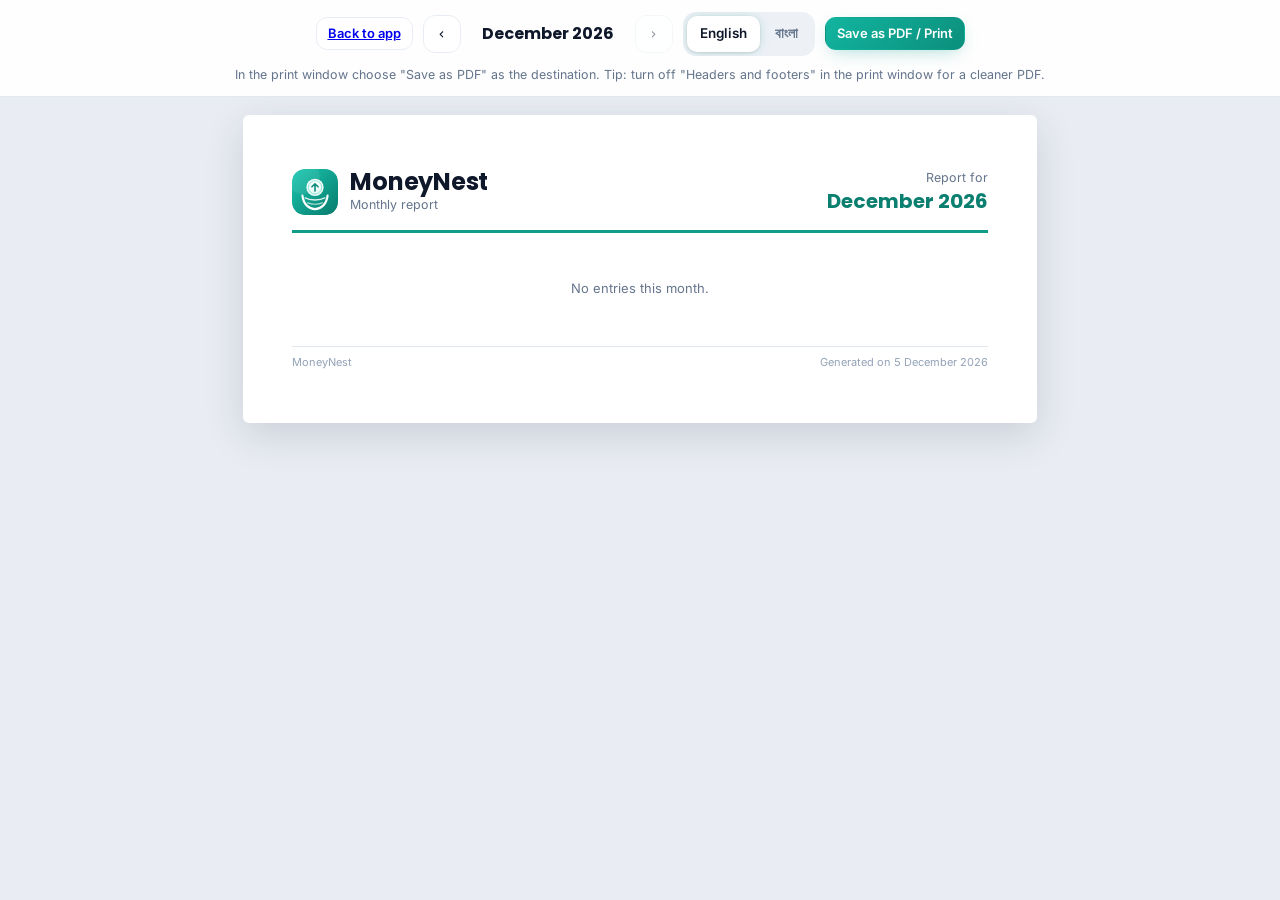
<file: MoneyNest/static/report.html>
<!doctype html>
<html lang="en">
<head>
  <meta charset="utf-8">
  <meta name="viewport" content="width=device-width, initial-scale=1">
  <title>MoneyNest report</title>
  <link rel="icon" href="icons/logo.svg" type="image/svg+xml">
  <link rel="stylesheet" href="css/style.css">
  <link rel="stylesheet" href="css/report.css">
</head>
<body class="report-body">
  <div id="rep"></div>
  <script src="config.js"></script>
  <script src="js/core.js"></script>
  <script src="js/charts.js"></script>
  <script src="js/i18n.js"></script>
  <script src="js/report.js"></script>
</body>
</html>
</file>
<file: MoneyNest/static/css/style.css>
/* MoneyNest - light and dark themes */
@font-face { font-family: "Inter"; font-weight: 400; font-style: normal; font-display: swap; src: url("../fonts/Inter-400.woff") format("woff"); }
@font-face { font-family: "Inter"; font-weight: 500; font-style: normal; font-display: swap; src: url("../fonts/Inter-500.woff") format("woff"); }
@font-face { font-family: "Inter"; font-weight: 600; font-style: normal; font-display: swap; src: url("../fonts/Inter-600.woff") format("woff"); }
@font-face { font-family: "Inter"; font-weight: 700; font-style: normal; font-display: swap; src: url("../fonts/Inter-700.woff") format("woff"); }
@font-face { font-family: "Poppins"; font-weight: 500; font-style: normal; font-display: swap; src: url("../fonts/Poppins-500.woff") format("woff"); }
@font-face { font-family: "Poppins"; font-weight: 700; font-style: normal; font-display: swap; src: url("../fonts/Poppins-700.woff") format("woff"); }

:root {
  color-scheme: light;
  --bg: #f4f7fb; --bg-glow: rgba(18, 181, 160, .10);
  --card: #ffffff; --card-2: #f7f9fc; --ink: #0f172a; --muted: #64748b; --line: #e8edf3; --line-2: #f0f3f8;
  --input: #ffffff; --input-line: #dbe2ea; --hover: #f8fafc; --seg-bg: #edf1f6; --seg-on: #ffffff;
  --brand: #0f9d8a; --brand-2: #12b5a0; --brand-d: #0b7f70; --brand-soft: #e6f6f3; --brand-glow: rgba(15, 157, 138, .38);
  --pos: #16a34a; --neg: #e5484d; --save: #2f6fed; --warn: #f59e0b;
  --pos-soft: #e8f7ee; --neg-soft: #fdecee; --save-soft: #e9f0fe; --warn-soft: #fff3da;
  --pos-ink: #12803a; --neg-ink: #c92a31; --save-ink: #2358c9; --warn-ink: #9a5b00;
  --grid: #e8edf3; --zero: #cbd5e1; --hero-tint: rgba(18, 181, 160, .13);
  --glass: rgba(255, 255, 255, .86); --backdrop: rgba(15, 23, 42, .42);
  --shadow: 0 1px 2px rgba(15, 23, 42, .04), 0 8px 22px rgba(15, 23, 42, .05);
  --radius: 18px;
  --font: "Inter", "Nirmala UI", "Noto Sans Bengali", "Segoe UI", system-ui, -apple-system, Roboto, Arial, sans-serif;
  --font-display: "Poppins", "Inter", "Nirmala UI", "Noto Sans Bengali", "Segoe UI", system-ui, sans-serif;
}
:root[data-theme="dark"] {
  color-scheme: dark;
  --bg: #090f1d; --bg-glow: rgba(45, 212, 191, .10);
  --card: #111a2e; --card-2: #16213a; --ink: #e8eef9; --muted: #94a3bc; --line: #1f2d47; --line-2: #19243b;
  --input: #0d1526; --input-line: #2a3b5c; --hover: #17223a; --seg-bg: #0d1526; --seg-on: #1d2b48;
  --brand: #2dd4bf; --brand-2: #34e0c8; --brand-d: #5eead4; --brand-soft: rgba(45, 212, 191, .14); --brand-glow: rgba(45, 212, 191, .42);
  --pos: #34d399; --neg: #fb7185; --save: #6ea8fe; --warn: #fbbf24;
  --pos-soft: rgba(52, 211, 153, .14); --neg-soft: rgba(251, 113, 133, .14); --save-soft: rgba(110, 168, 254, .15); --warn-soft: rgba(251, 191, 36, .14);
  --pos-ink: #6ee7b7; --neg-ink: #fda4af; --save-ink: #9cc4ff; --warn-ink: #fcd34d;
  --grid: #22314f; --zero: #3b4d70; --hero-tint: rgba(45, 212, 191, .12);
  --glass: rgba(14, 22, 40, .84); --backdrop: rgba(2, 6, 15, .66);
  --shadow: 0 1px 2px rgba(0, 0, 0, .35), 0 10px 30px rgba(0, 0, 0, .28);
}

* { box-sizing: border-box; -webkit-tap-highlight-color: transparent; }
html, body { margin: 0; background: var(--bg); color: var(--ink); font-family: var(--font); font-size: 15px; line-height: 1.45; -webkit-font-smoothing: antialiased; }
body { background: radial-gradient(900px 420px at 85% -80px, var(--bg-glow), transparent 70%), var(--bg); background-attachment: fixed; min-height: 100vh; }
body.noscroll { overflow: hidden; }
html.theme-anim *, html.theme-anim *::before, html.theme-anim *::after { transition: background-color .35s ease, color .35s ease, border-color .35s ease, box-shadow .35s ease !important; }
button, input, select { font: inherit; color: inherit; }
button { cursor: pointer; }
button:disabled { opacity: .45; cursor: not-allowed; }
h1, h2, h3, h4 { margin: 0; line-height: 1.25; }
h1, h2, h3 { font-family: var(--font-display); font-weight: 700; letter-spacing: -.01em; }
h3 { font-size: 16px; display: flex; align-items: center; gap: 8px; }
h4 { font-size: 12px; text-transform: uppercase; letter-spacing: .06em; color: var(--muted); margin: 14px 0 8px; }
small { color: var(--muted); font-size: 12.5px; }
.ic { flex: none; vertical-align: middle; }
.muted { color: var(--muted); } .xs { font-size: 12.5px; } .center { text-align: center; } .pad { padding: 18px 0; }
.pos { color: var(--pos); } .neg { color: var(--neg); } .save { color: var(--save); } .neu { color: var(--ink); }
:focus-visible { outline: 3px solid var(--brand-glow); outline-offset: 2px; border-radius: 10px; }
::selection { background: var(--brand-glow); }

/* ---------- layout ---------- */
.shell { min-height: 100vh; }
.side { display: none; }
.top { position: sticky; top: 0; z-index: 20; display: flex; align-items: center; justify-content: space-between; gap: 10px; padding: 12px 16px; background: var(--glass); backdrop-filter: blur(14px); -webkit-backdrop-filter: blur(14px); border-bottom: 1px solid var(--line); }
.top-l { display: flex; align-items: center; gap: 10px; }
.top-r { display: flex; align-items: center; gap: 8px; }
.top-l img { width: 32px; height: 32px; border-radius: 9px; }
.top h1 { font-size: 19px; }
.main { padding-bottom: 118px; min-width: 0; }
#page { padding: 16px; max-width: 1080px; margin: 0 auto; }
.tabs { position: fixed; left: 0; right: 0; bottom: 0; z-index: 30; display: grid; grid-template-columns: repeat(6, 1fr); background: var(--glass); backdrop-filter: blur(14px); -webkit-backdrop-filter: blur(14px); border-top: 1px solid var(--line); padding: 6px 4px calc(6px + env(safe-area-inset-bottom)); }
.navbtn { position: relative; display: flex; flex-direction: column; align-items: center; gap: 2px; background: none; border: 0; padding: 6px 2px; font-size: 11px; color: var(--muted); border-radius: 12px; transition: color .2s, transform .2s; }
.navbtn:active { transform: scale(.94); }
.navbtn.on { color: var(--brand-d); font-weight: 600; }
.navbtn.on .ic { stroke-width: 2.2; filter: drop-shadow(0 0 6px var(--brand-glow)); }
.fab { position: fixed; right: 18px; bottom: calc(76px + env(safe-area-inset-bottom)); z-index: 31; width: 56px; height: 56px; border-radius: 50%; border: 0; background: linear-gradient(135deg, var(--brand-2), #0b8f7c); color: #fff; display: grid; place-items: center; box-shadow: 0 8px 24px var(--brand-glow); animation: glowpulse 3.2s ease-in-out infinite; transition: transform .2s; }
.fab:active { transform: scale(.94); }

@media (min-width: 900px) {
  .shell { display: grid; grid-template-columns: 250px 1fr; }
  .side { display: flex; flex-direction: column; gap: 18px; position: sticky; top: 0; height: 100vh; padding: 22px 16px; background: var(--card); border-right: 1px solid var(--line); }
  .brand { display: flex; align-items: center; gap: 10px; font-size: 19px; padding: 0 6px 4px; font-family: var(--font-display); }
  .brand img { width: 38px; height: 38px; border-radius: 11px; box-shadow: 0 6px 16px -4px var(--brand-glow); }
  .sidenav { display: flex; flex-direction: column; gap: 4px; }
  .sidenav .navbtn { flex-direction: row; gap: 12px; font-size: 14.5px; padding: 11px 12px; text-align: left; }
  .sidenav .navbtn:hover { background: var(--hover); }
  .sidenav .navbtn.on { background: var(--brand-soft); box-shadow: inset 3px 0 0 var(--brand); }
  .side .sync-badge { margin-top: auto; }
  .tabs, .fab, .top-l img { display: none; }
  .main { padding-bottom: 40px; }
  .top { padding: 18px 28px; }
  #page { padding: 24px 28px; }
}

/* ---------- cards & basics ---------- */
.card { background: var(--card); border-radius: var(--radius); box-shadow: var(--shadow); border: 1px solid var(--line); padding: 16px; transition: border-color .25s, box-shadow .25s, transform .25s; }
.card:hover { border-color: var(--brand-glow); }
.card-h { display: flex; align-items: center; justify-content: space-between; gap: 10px; margin-bottom: 12px; }
.grid { display: grid; gap: 14px; grid-template-columns: 1fr; }
@media (min-width: 900px) {
  .grid.home, .grid.settings, .grid.wishes { grid-template-columns: 1fr 1fr; grid-auto-flow: dense; }
  .grid.home > .full { grid-column: 1 / -1; }
}
.big { font-family: var(--font-display); font-size: 32px; font-weight: 700; letter-spacing: -.02em; }
.kv { display: flex; align-items: center; justify-content: space-between; gap: 10px; padding: 5px 0; }
.kv > span:first-child { color: var(--muted); }
.link { background: none; border: 0; color: var(--brand-d); font-weight: 600; padding: 4px 2px; font-size: 14px; }
.link:hover { text-decoration: underline; }
.center-link { display: block; margin: 16px auto; }
.dot { width: 9px; height: 9px; border-radius: 50%; display: inline-block; }
.dot.ok { background: var(--pos); box-shadow: 0 0 8px var(--pos); } .dot.busy { background: var(--save); animation: pulse 1s infinite; } .dot.off { background: var(--warn); box-shadow: 0 0 8px var(--warn); } .dot.err { background: var(--neg); }
@keyframes pulse { 50% { opacity: .3; } }
.sync-badge { display: inline-flex; align-items: center; gap: 7px; font-size: 12.5px; color: var(--muted); background: var(--seg-bg); border-radius: 999px; padding: 6px 11px; cursor: pointer; max-width: 56vw; }
.sync-badge span:last-child { overflow: hidden; text-overflow: ellipsis; white-space: nowrap; }
.themebtn { width: 38px; height: 38px; border-radius: 12px; border: 1px solid var(--line); background: var(--card); color: var(--ink); display: grid; place-items: center; transition: transform .25s, box-shadow .25s, color .25s; }
.themebtn:hover { box-shadow: 0 0 16px var(--brand-glow); color: var(--brand-d); }
.themebtn:active { transform: rotate(25deg) scale(.92); }

.btn { display: inline-flex; align-items: center; justify-content: center; gap: 7px; border: 1px solid var(--line); background: var(--card); border-radius: 13px; padding: 10px 16px; font-weight: 600; font-size: 14.5px; transition: transform .15s, box-shadow .25s, background-color .2s, border-color .2s; }
.btn:hover { background: var(--hover); border-color: var(--brand-glow); }
.btn:active { transform: scale(.97); }
.btn.primary { background: linear-gradient(135deg, var(--brand-2), #0b8f7c); border-color: transparent; color: #fff; box-shadow: 0 6px 18px -6px var(--brand-glow); }
.btn.primary:hover { box-shadow: 0 8px 26px -4px var(--brand-glow); filter: brightness(1.06); }
.btn.danger { color: var(--neg-ink); border-color: rgba(229, 72, 77, .35); background: var(--neg-soft); }
.btn.sm { padding: 6px 11px; font-size: 13px; border-radius: 11px; }
.btn.block { width: 100%; }
.btns { display: flex; flex-wrap: wrap; gap: 8px; align-items: center; margin-top: 12px; }
.btns.end { justify-content: flex-end; margin-top: 16px; }
.iconbtn { background: none; border: 0; padding: 8px; border-radius: 10px; color: var(--muted); display: grid; place-items: center; }
.iconbtn:hover { background: var(--hover); color: var(--ink); }
.iconbtn.sm { padding: 4px; }

.ico { width: 40px; height: 40px; flex: none; border-radius: 12px; display: grid; place-items: center; background: var(--brand-soft); color: var(--brand-d); }
.ico.sm { width: 32px; height: 32px; border-radius: 10px; }
.ico.xs { width: 22px; height: 22px; border-radius: 7px; }
.emo { font-size: 21px; line-height: 1; font-family: "Segoe UI Emoji", "Apple Color Emoji", "Noto Color Emoji", var(--font); }
.ico.sm .emo { font-size: 17px; } .ico.xs .emo { font-size: 13px; }
.pos-bg { background: var(--pos-soft); color: var(--pos); } .neg-bg { background: var(--neg-soft); color: var(--neg); } .save-bg { background: var(--save-soft); color: var(--save); }

/* hero */
.hero { display: flex; flex-wrap: wrap; gap: 16px; align-items: center; justify-content: space-between; background: radial-gradient(520px 220px at 0% 0%, var(--hero-tint), transparent 70%), var(--card); }
.hero .big { text-shadow: 0 0 28px var(--brand-glow); }
.accs { display: flex; flex-wrap: wrap; gap: 10px; }
.acc { display: flex; align-items: center; gap: 10px; background: var(--card); border: 1px solid var(--line); border-radius: 14px; padding: 8px 14px 8px 10px; transition: transform .2s, box-shadow .2s; }
.acc:hover { transform: translateY(-2px); box-shadow: 0 8px 20px -10px var(--brand-glow); }
.acc span:last-child { display: flex; flex-direction: column; line-height: 1.25; }
.acc b { font-size: 15px; }
.wish-hero { flex-wrap: nowrap; margin-bottom: 14px; }

/* greeting + streak */
.greet { display: flex; flex-wrap: wrap; align-items: center; justify-content: space-between; gap: 12px; padding: 2px 2px 4px; }
.greet small { display: block; font-size: 13px; letter-spacing: .02em; }
.greet h2 { font-size: 26px; margin-top: 2px; }
.greet h2 .wave { display: inline-block; transform-origin: 70% 70%; animation: wave 2.4s ease-in-out 1; }
.greet .gname { background: linear-gradient(90deg, var(--brand), var(--save)); -webkit-background-clip: text; background-clip: text; color: transparent; }
.streak { display: inline-flex; align-items: center; gap: 9px; border: 0; border-radius: 999px; padding: 9px 16px 9px 12px; font-weight: 700; font-size: 14px; color: var(--warn-ink); background: linear-gradient(135deg, var(--warn-soft), var(--neg-soft)); box-shadow: 0 0 0 1px rgba(245, 158, 11, .28), 0 8px 22px -8px rgba(245, 158, 11, .6); animation: streakglow 3s ease-in-out infinite; transition: transform .2s; }
.streak:hover { transform: translateY(-2px); }
.streak .fl { font-size: 20px; display: inline-block; animation: flicker 1.6s ease-in-out infinite; transform-origin: 50% 90%; }
.streak small { color: inherit; opacity: .75; font-weight: 600; font-size: 12px; }
.streak.t0 { color: var(--muted); background: var(--seg-bg); box-shadow: none; animation: none; }
.streak.t0 .fl { animation: none; filter: grayscale(1); opacity: .6; }
.streak.t3 { color: #fff; background: linear-gradient(135deg, #f97316, #e5484d); box-shadow: 0 0 0 1px rgba(249, 115, 22, .5), 0 10px 28px -6px rgba(249, 115, 22, .75); }
.streak.t4 { color: #fff; background: linear-gradient(135deg, #8b5cf6, #ec4899); box-shadow: 0 0 0 1px rgba(139, 92, 246, .5), 0 10px 30px -6px rgba(168, 85, 247, .8); }
.streak.t3 small, .streak.t4 small { opacity: .9; }
.sbig { text-align: center; padding: 6px 0 10px; }
.sbig .fl { font-size: 54px; display: inline-block; animation: flicker 1.6s ease-in-out infinite; }
.sbig .num { font-family: var(--font-display); font-size: 44px; font-weight: 700; line-height: 1; text-shadow: 0 0 26px rgba(249, 115, 22, .45); }
.sdots { display: grid; grid-template-columns: repeat(7, 1fr); gap: 8px; margin: 12px 0; }
.sdot { text-align: center; font-size: 11px; color: var(--muted); }
.sdot i { display: grid; place-items: center; width: 100%; aspect-ratio: 1; max-width: 38px; margin: 0 auto 3px; border-radius: 50%; font-style: normal; font-weight: 700; font-size: 14px; background: var(--seg-bg); color: var(--muted); }
.sdot.ok i { background: var(--pos-soft); color: var(--pos); box-shadow: 0 0 12px -2px var(--pos); }
.sdot.bad i { background: var(--neg-soft); color: var(--neg); }
.sdot.today i { outline: 2px solid var(--brand); outline-offset: 2px; }

/* alert banner */
.alert { display: flex; align-items: center; gap: 12px; padding: 12px 14px; border-radius: 16px; border: 1px solid rgba(229, 72, 77, .35); background: var(--neg-soft); color: var(--neg-ink); font-weight: 600; text-align: left; width: 100%; }
.alert.soon { border-color: rgba(245, 158, 11, .4); background: var(--warn-soft); color: var(--warn-ink); }
.alert .emo { font-size: 22px; }
.alert small { color: inherit; opacity: .8; display: block; font-weight: 500; }

/* today */
.today { display: flex; gap: 14px; align-items: center; }
.today.empty { justify-content: flex-start; }
.today-r { flex: 1; min-width: 0; }
.today-r h3 { margin-bottom: 8px; }
.pill { display: inline-block; font-size: 13px; font-weight: 600; border-radius: 999px; padding: 5px 11px; margin: 6px 6px 0 0; }
.pill.ok { background: var(--pos-soft); color: var(--pos-ink); } .pill.bad { background: var(--neg-soft); color: var(--neg-ink); } .pill.save { background: var(--save-soft); color: var(--save-ink); }
.bar { height: 10px; background: var(--seg-bg); border-radius: 999px; overflow: hidden; margin: 6px 0 10px; }
.bar i { display: block; height: 100%; border-radius: 999px; box-shadow: 0 0 12px -1px currentColor; }

.stats { display: grid; grid-template-columns: repeat(3, 1fr); gap: 10px; }
.stat { padding: 13px; display: flex; flex-direction: column; gap: 3px; min-width: 0; }
.stat b { font-size: 17px; overflow-wrap: anywhere; font-family: var(--font-display); }
.stat .ico { margin-bottom: 4px; }
@media (max-width: 420px) { .stat { padding: 11px 9px; } .stat b { font-size: 14.5px; } .today { flex-direction: column; align-items: stretch; text-align: left; } .today .ring { align-self: center; } .greet h2 { font-size: 22px; } }

/* quick add */
.qa-list { display: flex; flex-wrap: wrap; gap: 10px; }
.qa-item { flex: 1 1 190px; display: flex; flex-direction: column; gap: 9px; padding: 11px 12px; border: 1px solid var(--line); border-radius: 16px; background: var(--card-2); transition: border-color .25s, box-shadow .25s; }
.qa-item:hover { border-color: var(--brand-glow); box-shadow: 0 8px 22px -12px var(--brand-glow); }
.qa-top { display: flex; align-items: center; gap: 9px; font-weight: 600; }
.qa-top .badge { margin-left: auto; font-size: 11.5px; font-weight: 700; color: var(--brand-d); background: var(--brand-soft); border-radius: 999px; padding: 2px 8px; }
.qa-amts { display: flex; flex-wrap: wrap; gap: 8px; }
.qa-amt { border: 1px solid var(--brand-glow); background: var(--card); color: var(--brand-d); font-weight: 700; border-radius: 12px; padding: 7px 14px; font-size: 14.5px; transition: transform .12s, box-shadow .2s, background-color .2s; }
.qa-amt:hover { background: var(--brand-soft); box-shadow: 0 0 16px -2px var(--brand-glow); }
.qa-amt:active { transform: scale(.92); }
.qa-amt.other { color: var(--muted); border-color: var(--line); font-weight: 600; }
.qa-empty { text-align: center; color: var(--muted); padding: 8px 0; }

/* rows */
.rows { display: flex; flex-direction: column; }
.row { display: flex; align-items: center; gap: 12px; width: 100%; text-align: left; background: none; border: 0; border-bottom: 1px solid var(--line-2); padding: 11px 6px; border-radius: 10px; transition: background-color .15s; }
.row:last-child { border-bottom: 0; }
.row:hover { background: var(--hover); }
.row-main { flex: 1; min-width: 0; display: flex; flex-direction: column; }
.row-main b { font-weight: 600; overflow-wrap: anywhere; }
.row-main small { overflow: hidden; text-overflow: ellipsis; white-space: nowrap; }
.amt { font-weight: 700; white-space: nowrap; font-family: var(--font-display); }
.day { padding: 12px 14px 4px; margin-bottom: 12px; }
.day-h { display: flex; justify-content: space-between; padding: 0 2px 6px; font-size: 13.5px; border-bottom: 1px solid var(--line); }
.empty-state { text-align: center; color: var(--muted); display: flex; flex-direction: column; align-items: center; gap: 10px; padding: 34px 16px; }
.empty-state .big-emo { font-size: 44px; line-height: 1; animation: floaty 3.4s ease-in-out infinite; }

/* tx page */
.monthnav { display: flex; align-items: center; justify-content: center; gap: 12px; margin-bottom: 14px; }
.monthnav span { min-width: 150px; text-align: center; font-weight: 700; font-size: 16px; font-family: var(--font-display); }
.monthnav button { width: 38px; height: 38px; border-radius: 12px; border: 1px solid var(--line); background: var(--card); display: grid; place-items: center; transition: box-shadow .2s; }
.monthnav button:hover:not(:disabled) { box-shadow: 0 0 14px -2px var(--brand-glow); }
.toolbar { display: flex; flex-wrap: wrap; gap: 10px; margin-bottom: 12px; }
.search { flex: 1; min-width: 200px; display: flex; align-items: center; gap: 8px; background: var(--input); border: 1px solid var(--input-line); border-radius: 13px; padding: 0 12px; color: var(--muted); }
.search input { border: 0; background: none; padding: 10px 0; width: 100%; outline: none; color: var(--ink); }
.summary { display: flex; flex-wrap: wrap; gap: 6px 18px; font-weight: 600; margin: 4px 2px 14px; font-size: 14px; }
.seg { display: inline-flex; background: var(--seg-bg); border-radius: 13px; padding: 4px; gap: 2px; max-width: 100%; overflow-x: auto; }
.seg button, .seg label { border: 0; background: none; padding: 8px 13px; border-radius: 10px; font-weight: 600; font-size: 13.5px; color: var(--muted); white-space: nowrap; display: inline-flex; align-items: center; gap: 6px; cursor: pointer; transition: background-color .2s, color .2s, box-shadow .2s; }
.seg label input { display: none; }
.seg .on { background: var(--seg-on); color: var(--ink); box-shadow: 0 1px 3px rgba(15, 23, 42, .12), 0 0 14px -4px var(--brand-glow); }
.seg.big { display: grid; grid-template-columns: repeat(3, 1fr); width: 100%; }
.seg.big button { justify-content: center; padding: 10px 6px; }
.seg.big .on.expense { color: var(--neg); } .seg.big .on.income { color: var(--pos); } .seg.big .on.transfer { color: var(--save); }

/* charts */
svg { display: block; max-width: 100%; }
.legend { display: flex; flex-wrap: wrap; gap: 6px 16px; font-size: 12.5px; color: var(--muted); margin-top: 8px; }
.legend span, .cat-list li { display: inline-flex; align-items: center; gap: 6px; }
.sw { width: 11px; height: 11px; border-radius: 4px; display: inline-block; flex: none; }
.sw.dash { background: none; border-top: 2px dashed var(--warn); height: 0; width: 16px; border-radius: 0; }
.mini-stats { display: grid; grid-template-columns: repeat(auto-fit, minmax(130px, 1fr)); gap: 10px; margin-top: 14px; }
.mini-stats > div { background: var(--card-2); border-radius: 12px; padding: 10px 12px; display: flex; flex-direction: column; }
.chart-empty { text-align: center; color: var(--muted); padding: 30px 0; }
.donut-wrap { display: flex; flex-wrap: wrap; gap: 18px; align-items: center; justify-content: center; }
.cat-list { list-style: none; padding: 0; margin: 0; flex: 1; min-width: 220px; display: flex; flex-direction: column; gap: 9px; }
.cat-list li { display: grid; grid-template-columns: 14px 1fr auto 42px; gap: 8px; align-items: center; }
.cat-list small { text-align: right; }
.bar-glow { filter: drop-shadow(0 0 5px var(--brand-glow)); }
.ring-arc { filter: drop-shadow(0 0 6px currentColor); }
.reportbar { display: flex; justify-content: center; margin: -4px 0 14px; }

/* wishlist */
.wish-top { display: flex; align-items: center; gap: 12px; margin-bottom: 12px; }
.wish-nums { display: grid; grid-template-columns: repeat(3, 1fr); gap: 8px; margin-bottom: 8px; }
.wish-nums div { display: flex; flex-direction: column; min-width: 0; }
.wish-nums b { overflow-wrap: anywhere; font-family: var(--font-display); }
.wish.done { opacity: .82; }
.wish.complete { border-color: var(--pos); box-shadow: 0 0 0 1px var(--pos), 0 10px 30px -12px var(--pos); }
.log { margin-top: 10px; border-top: 1px dashed var(--line); padding-top: 8px; }
.log-row { display: grid; grid-template-columns: 1fr auto auto auto; gap: 8px; align-items: center; padding: 5px 0; font-size: 13.5px; }

/* loans (lend / borrow) */
.split2 { display: grid; grid-template-columns: 1fr 1fr; gap: 10px; }
.mid { font-family: var(--font-display); font-size: 22px; font-weight: 700; }
.stats.two { grid-template-columns: 1fr 1fr; }
.pbar { margin: 12px 0; }
.avatar { width: 40px; height: 40px; flex: none; border-radius: 50%; display: grid; place-items: center; font-weight: 700; font-size: 17px; font-family: var(--font-display); }
.avatar.lg { width: 54px; height: 54px; font-size: 22px; }
.bs { display: block; text-align: right; font-weight: 500; font-size: 11.5px; color: var(--muted); white-space: normal; max-width: 150px; margin-left: auto; font-family: var(--font); }
.backlink { display: inline-flex; align-items: center; gap: 4px; margin-bottom: 8px; }
.person-head { display: flex; align-items: center; gap: 14px; margin-bottom: 12px; }
.person-head .row-main small { white-space: normal; }
.pname { font-size: 20px; font-family: var(--font-display); }
.status { margin-bottom: 12px; text-align: center; }
.status .big { margin: 2px 0; }
.pos-card { background: radial-gradient(400px 160px at 50% 0%, var(--pos-soft), transparent 75%), var(--card); }
.neg-card { background: radial-gradient(400px 160px at 50% 0%, var(--neg-soft), transparent 75%), var(--card); }
.grid4 { display: grid; grid-template-columns: repeat(4, 1fr); gap: 10px; margin-bottom: 12px; }
.grid4 .stat b { font-size: 15px; }
@media (max-width: 700px) { .grid4 { grid-template-columns: 1fr 1fr; } }
.btns.four { margin: 0 0 14px; }
.btns.four .btn { flex: 1 1 calc(50% - 8px); }
@media (min-width: 900px) { .btns.four .btn { flex: 1 1 0; } }
.due { display: inline-block; font-size: 11.5px; font-weight: 700; padding: 2px 9px; border-radius: 999px; margin-left: 6px; vertical-align: 1px; white-space: nowrap; font-family: var(--font); }
.due.over { background: var(--neg-soft); color: var(--neg-ink); box-shadow: 0 0 12px -3px var(--neg); }
.due.soon { background: var(--warn-soft); color: var(--warn-ink); }
.due.later { background: var(--brand-soft); color: var(--brand-d); }
.due.paid { background: var(--pos-soft); color: var(--pos-ink); }
.duechips { display: flex; gap: 6px; margin-top: 6px; flex-wrap: wrap; }

/* emoji picker */
.emoji-grid { display: grid; grid-template-columns: repeat(auto-fill, minmax(42px, 1fr)); gap: 6px; max-height: 148px; overflow-y: auto; padding: 4px; border: 1px solid var(--line); border-radius: 14px; background: var(--card-2); }
.emoji-btn { font-size: 22px; line-height: 1; border: 1px solid transparent; border-radius: 10px; padding: 6px 0; background: none; transition: transform .12s, background-color .15s; font-family: "Segoe UI Emoji", "Apple Color Emoji", "Noto Color Emoji", var(--font); }
.emoji-btn:hover { background: var(--hover); transform: scale(1.12); }
.emoji-btn.on { border-color: var(--brand); background: var(--brand-soft); box-shadow: 0 0 14px -2px var(--brand-glow); }
.emoji-row { display: flex; gap: 8px; align-items: center; margin-bottom: 8px; }
.emoji-row input { width: 64px !important; text-align: center; font-size: 22px; padding: 6px !important; }

/* settings / forms */
.field { display: flex; flex-direction: column; gap: 6px; margin-bottom: 12px; }
.field > span { font-size: 12.5px; font-weight: 600; color: var(--muted); }
.field input, .field select, .pin { border: 1px solid var(--input-line); background: var(--input); border-radius: 12px; padding: 11px 12px; width: 100%; min-width: 0; transition: border-color .2s, box-shadow .2s; }
.field input:focus, .field select:focus, .pin:focus { outline: none; border-color: var(--brand); box-shadow: 0 0 0 3px var(--brand-soft), 0 0 18px -4px var(--brand-glow); }
.two { display: grid; grid-template-columns: 1fr 1fr; gap: 10px; }
@media (max-width: 420px) { .two { grid-template-columns: 1fr; } }
.check { display: flex; align-items: center; gap: 8px; margin: 4px 0 8px; font-weight: 600; }
.check input { width: 18px; height: 18px; accent-color: var(--brand); }
.chips { display: flex; flex-wrap: wrap; gap: 8px; }
.chip { position: relative; display: inline-flex; align-items: center; gap: 7px; border: 1px solid var(--line); background: var(--card); border-radius: 999px; padding: 6px 12px 6px 7px; font-size: 13.5px; font-weight: 500; transition: border-color .2s, box-shadow .2s, background-color .2s; }
.chip:hover { border-color: var(--brand-glow); }
.chip.icononly { padding: 8px; border-radius: 12px; }
.chip.on, .chip:has(input:checked) { border-color: var(--brand); background: var(--brand-soft); color: var(--brand-d); box-shadow: 0 0 14px -4px var(--brand-glow); }
.chip input { position: absolute; opacity: 0; pointer-events: none; }
label.chip { padding: 8px 12px; border-radius: 12px; cursor: pointer; }
.swatches { display: flex; flex-wrap: wrap; gap: 10px; }
.swatch { width: 30px; height: 30px; border-radius: 50%; border: 3px solid var(--card); box-shadow: 0 0 0 1px var(--input-line); transition: transform .15s; }
.swatch:hover { transform: scale(1.12); }
.swatch.on { box-shadow: 0 0 0 2px var(--ink); }
.err { color: var(--neg); font-size: 13.5px; min-height: 18px; margin-top: 4px; }
.qlist .row .emo { font-size: 20px; }

/* sheet */
.backdrop { position: fixed; inset: 0; background: var(--backdrop); z-index: 60; animation: fade .15s; backdrop-filter: blur(3px); }
.sheet { position: fixed; z-index: 61; left: 0; right: 0; bottom: 0; background: var(--card); border: 1px solid var(--line); border-bottom: 0; border-radius: 24px 24px 0 0; max-height: 92vh; display: flex; flex-direction: column; animation: up .22s ease-out; box-shadow: 0 -10px 40px rgba(0, 0, 0, .25); }
.sheet-h { display: flex; align-items: center; justify-content: space-between; padding: 16px 18px 6px; }
.sheet-h h2 { font-size: 18px; }
.sheet-b { padding: 8px 18px calc(20px + env(safe-area-inset-bottom)); overflow-y: auto; }
@media (min-width: 700px) {
  .sheet { left: 50%; right: auto; bottom: auto; top: 50%; width: 520px; transform: translate(-50%, -50%); border-radius: 24px; border-bottom: 1px solid var(--line); animation: pop .2s ease-out; box-shadow: 0 30px 80px rgba(0, 0, 0, .35), 0 0 40px -10px var(--brand-glow); }
}
.amount-field { display: flex; align-items: center; justify-content: center; gap: 6px; margin: 16px 0 14px; border-bottom: 2px solid var(--line); transition: border-color .2s; }
.amount-field span { font-size: 30px; color: var(--muted); font-weight: 600; }
.amount-field input { border: 0; outline: none; background: none; font-size: 40px; font-weight: 700; width: 70%; text-align: center; padding: 4px 0; font-family: var(--font-display); }
.amount-field:focus-within { border-color: var(--brand); box-shadow: 0 8px 18px -14px var(--brand-glow); }

/* auth */
.auth { min-height: 100vh; display: grid; place-items: center; padding: 20px; }
.auth-card { width: 100%; max-width: 380px; background: var(--card); border-radius: 26px; box-shadow: var(--shadow), 0 0 60px -20px var(--brand-glow); padding: 30px 24px; text-align: center; border: 1px solid var(--line); animation: rise .5s both; }
.auth-logo { width: 84px; height: 84px; border-radius: 24px; box-shadow: 0 10px 30px var(--brand-glow); margin-bottom: 12px; animation: floaty 4s ease-in-out infinite; }
.auth h1 { font-size: 26px; margin-bottom: 6px; }
.auth .sub { color: var(--muted); margin: 0 0 18px; }
.auth form { display: flex; flex-direction: column; gap: 10px; }
.pin { text-align: center; font-size: 20px; letter-spacing: .35em; }
.pin::placeholder { letter-spacing: 0; font-size: 15px; }
.hint { color: var(--muted); font-size: 12.5px; margin: 14px 0 0; }
.shake { animation: shake .35s; }

#toast { position: fixed; left: 50%; bottom: 100px; transform: translate(-50%, 20px); background: #0f172a; color: #fff; padding: 10px 16px; border-radius: 14px; font-size: 14px; opacity: 0; pointer-events: none; transition: .25s; z-index: 80; max-width: 90vw; text-align: center; display: flex; align-items: center; gap: 12px; box-shadow: 0 10px 30px rgba(0, 0, 0, .35), 0 0 24px -6px var(--brand-glow); }
:root[data-theme="dark"] #toast { background: #1d2b48; border: 1px solid var(--line); }
#toast.show { opacity: 1; transform: translate(-50%, 0); pointer-events: auto; }
#toast button { background: none; border: 0; color: #5eead4; font-weight: 700; padding: 2px 4px; }

/* dark-mode glow on numbers */
:root[data-theme="dark"] .pos { text-shadow: 0 0 16px rgba(52, 211, 153, .28); }
:root[data-theme="dark"] .neg { text-shadow: 0 0 16px rgba(251, 113, 133, .25); }
:root[data-theme="dark"] .card:hover { box-shadow: var(--shadow), 0 0 28px -12px var(--brand-glow); }

/* ---------- animations ---------- */
@keyframes rise { from { opacity: 0; transform: translateY(12px); } }
@keyframes fade { from { opacity: 0; } }
@keyframes up { from { transform: translateY(40px); opacity: 0; } }
@keyframes pop { from { transform: translate(-50%, -48%) scale(.97); opacity: 0; } }
@keyframes shake { 20%, 60% { transform: translateX(-7px); } 40%, 80% { transform: translateX(7px); } }
@keyframes glowpulse { 0%, 100% { box-shadow: 0 8px 22px var(--brand-glow); } 50% { box-shadow: 0 10px 34px var(--brand-glow), 0 0 0 7px transparent; } }
@keyframes streakglow { 0%, 100% { filter: brightness(1); } 50% { filter: brightness(1.1) drop-shadow(0 0 8px rgba(245, 158, 11, .45)); } }
@keyframes flicker { 0%, 100% { transform: scale(1) rotate(-2deg); } 25% { transform: scale(1.1, 1.14) rotate(2deg); } 50% { transform: scale(.96, 1.05) rotate(-1deg); } 75% { transform: scale(1.06) rotate(1.5deg); } }
@keyframes wave { 0%, 60%, 100% { transform: rotate(0); } 10%, 30% { transform: rotate(16deg); } 20%, 40% { transform: rotate(-10deg); } 50% { transform: rotate(8deg); } }
@keyframes floaty { 0%, 100% { transform: translateY(0); } 50% { transform: translateY(-6px); } }
@keyframes grow { from { transform: scaleY(0); } }
@keyframes draw { from { stroke-dashoffset: 1; } to { stroke-dashoffset: 0; } }
@keyframes ringin { from { stroke-dasharray: 0 100; } }
@keyframes fillbar { from { width: 0; } }
@keyframes spinin { from { opacity: 0; transform: rotate(-35deg) scale(.9); } }
@keyframes fadein { from { opacity: 0; } }

.enter #page > *, .enter .grid > *, .enter .home-top > * { animation: rise .5s cubic-bezier(.2, .8, .2, 1) both; }
.enter .grid > *:nth-child(2) { animation-delay: .05s; } .enter .grid > *:nth-child(3) { animation-delay: .1s; } .enter .grid > *:nth-child(4) { animation-delay: .15s; }
.enter .grid > *:nth-child(5) { animation-delay: .2s; } .enter .grid > *:nth-child(6) { animation-delay: .25s; } .enter .grid > *:nth-child(7) { animation-delay: .3s; } .enter .grid > *:nth-child(n+8) { animation-delay: .34s; }
.enter svg .bx { transform-box: fill-box; transform-origin: 50% 100%; animation: grow .75s cubic-bezier(.2, .8, .2, 1) both; }
.enter svg .draw { stroke-dasharray: 1; animation: draw 1.1s ease-out both; }
.enter svg .area { animation: fadein 1.2s ease-out both; }
.enter svg .ring-arc { animation: ringin 1s cubic-bezier(.2, .8, .2, 1) both; }
.enter svg .donut-seg { animation: spinin .9s cubic-bezier(.2, .8, .2, 1) both; transform-origin: 50% 50%; }
.enter .bar i { animation: fillbar 1s .15s cubic-bezier(.2, .8, .2, 1) both; }
@media (prefers-reduced-motion: reduce) { * { animation: none !important; transition: none !important; } }
.fadein-el { animation: fadein .9s .5s ease-out both; }
.home-top { display: flex; flex-direction: column; gap: 12px; margin-bottom: 14px; }
.grid.home { align-items: start; }
.emoji-row small { flex: 1; }
.duechips { display: flex; }
</file>
<file: MoneyNest/static/css/report.css>
/* Monthly report: always light, laid out for A4 paper / PDF */
html[data-theme] body.report-body { background: #e9edf3; color: #0f172a; }
.rep-bar { position: sticky; top: 0; z-index: 10; display: flex; flex-wrap: wrap; gap: 10px; align-items: center; justify-content: center; padding: 12px 16px; background: rgba(255, 255, 255, .92); backdrop-filter: blur(10px); border-bottom: 1px solid #e2e8f0; }
.rep-bar .monthnav { margin: 0; }
.rep-tip { width: 100%; text-align: center; font-size: 12.5px; color: #64748b; }
.page-sheet { width: 210mm; max-width: 100%; margin: 18px auto 40px; background: #fff; padding: 14mm 13mm; box-shadow: 0 12px 40px rgba(15, 23, 42, .14); border-radius: 6px; font-size: 13px; color: #0f172a; }
.rep-head { display: flex; align-items: center; justify-content: space-between; gap: 14px; padding-bottom: 14px; border-bottom: 3px solid #0f9d8a; margin-bottom: 16px; }
.rep-head .brand-l { display: flex; align-items: center; gap: 12px; }
.rep-head img { width: 46px; height: 46px; border-radius: 13px; }
.rep-head h1 { font-size: 24px; line-height: 1.1; }
.rep-head small { color: #64748b; }
.rep-head .month { text-align: right; }
.rep-head .month b { display: block; font-family: var(--font-display); font-size: 20px; color: #0b7f70; }
.rep-grid4 { display: grid; grid-template-columns: repeat(4, 1fr); gap: 10px; margin-bottom: 14px; }
.kpi { border: 1px solid #e2e8f0; border-radius: 12px; padding: 10px 12px; background: #f8fafc; break-inside: avoid; }
.kpi small { display: block; color: #64748b; font-size: 11.5px; }
.kpi b { font-family: var(--font-display); font-size: 17px; display: block; margin-top: 2px; overflow-wrap: anywhere; }
.kpi.pos b { color: #12803a; } .kpi.neg b { color: #c92a31; } .kpi.save b { color: #2358c9; }
.rep-sec { margin-top: 16px; break-inside: avoid; }
.rep-sec h2 { font-size: 14px; margin: 0 0 8px; padding-bottom: 5px; border-bottom: 1px solid #e2e8f0; color: #0b7f70; }
.rep-two { display: grid; grid-template-columns: 1fr 1fr; gap: 14px; }
.rep-facts { display: grid; grid-template-columns: 1fr 1fr; gap: 6px 18px; }
.rep-facts div { display: flex; justify-content: space-between; gap: 8px; padding: 4px 0; border-bottom: 1px dashed #e2e8f0; }
.rep-facts span { color: #64748b; }
.rep-bar-track { height: 9px; background: #edf1f6; border-radius: 999px; overflow: hidden; margin: 6px 0; }
.rep-bar-track i { display: block; height: 100%; border-radius: 999px; }
table.rep-t { width: 100%; border-collapse: collapse; font-size: 12px; }
.rep-t th { text-align: left; color: #64748b; font-weight: 600; font-size: 11px; text-transform: uppercase; letter-spacing: .04em; padding: 6px 6px; border-bottom: 1px solid #cbd5e1; }
.rep-t td { padding: 5px 6px; border-bottom: 1px solid #eef2f6; vertical-align: top; }
.rep-t tr { break-inside: avoid; }
.rep-t td.r, .rep-t th.r { text-align: right; white-space: nowrap; }
.rep-t .sw { margin-right: 6px; }
.rep-t .pos { color: #12803a; } .rep-t .neg { color: #c92a31; }
.rep-foot { margin-top: 18px; padding-top: 8px; border-top: 1px solid #e2e8f0; display: flex; justify-content: space-between; color: #94a3b8; font-size: 11px; }
.rep-empty { text-align: center; padding: 30px; color: #64748b; }
.rep-donut { display: flex; justify-content: center; }
.rep-donut svg { width: 170px; height: 170px; }

@media (max-width: 800px) { .page-sheet { padding: 16px; margin: 10px auto 30px; } .rep-grid4 { grid-template-columns: 1fr 1fr; } .rep-two { grid-template-columns: 1fr; } }

@page { size: A4; margin: 10mm; }
@media print {
  html, html[data-theme] { background: #fff !important; }
  html[data-theme] body.report-body { background: #fff !important; }
  .noprint { display: none !important; }
  .page-sheet { width: auto; margin: 0; padding: 0; box-shadow: none; border-radius: 0; }
  * { -webkit-print-color-adjust: exact; print-color-adjust: exact; animation: none !important; transition: none !important; }
  .rep-grid4 { grid-template-columns: repeat(4, 1fr); }
  .rep-two { grid-template-columns: 1fr 1fr; }
  svg .bx, svg .draw, svg .ring-arc, svg .donut-seg, svg .area, svg .fadein-el { animation: none !important; }
}
</file>
